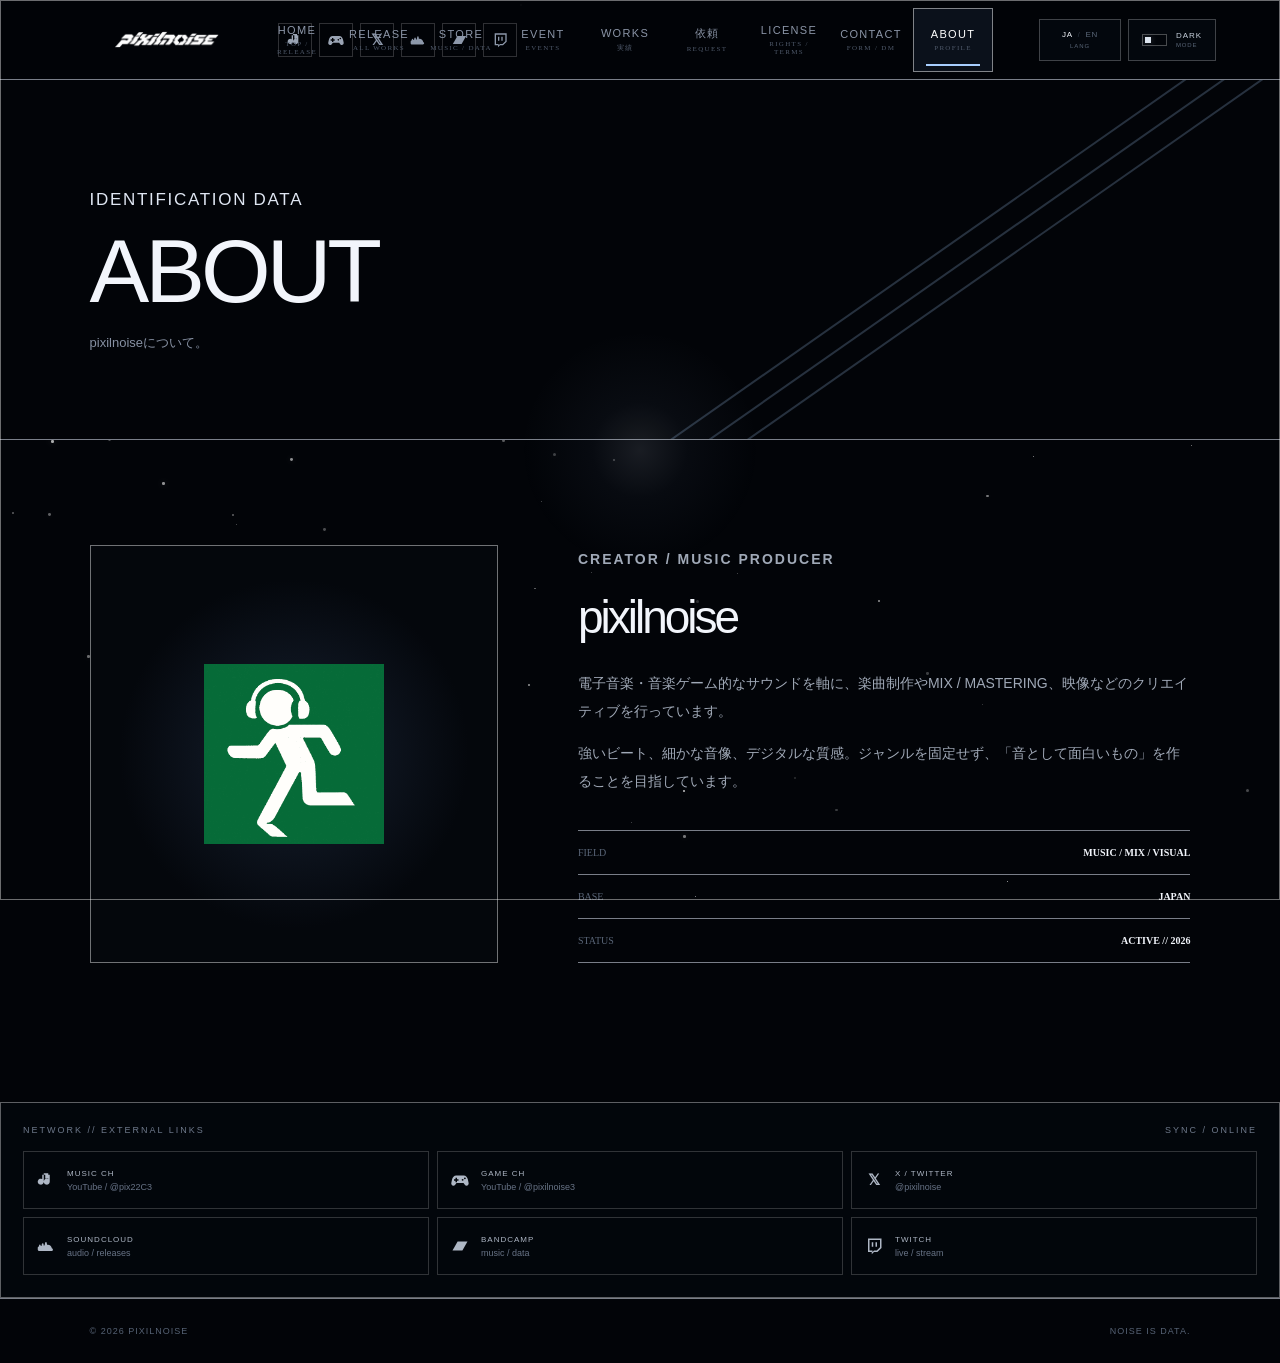
<file: about.html>
<!doctype html><html lang="ja"><head><meta charset="utf-8"><meta name="viewport" content="width=device-width,initial-scale=1"><title>pixilnoise // ABOUT</title><script>
(function(){
  try{
    document.documentElement.dataset.theme =
      localStorage.getItem('pixilnoise-theme-v2') === 'light' ? 'light' : 'dark';
  }catch(_){
    document.documentElement.dataset.theme = 'dark';
  }
})();
</script><script>
(function(){
  try{
    var lang=localStorage.getItem('pixilnoise-language-v1') === 'en' ? 'en' : 'ja';
    document.documentElement.dataset.lang=lang;
    document.documentElement.lang=lang;
  }catch(_){
    document.documentElement.dataset.lang='ja';
    document.documentElement.lang='ja';
  }
})();
</script><link rel="stylesheet" href="style.css">
<!-- OGP / FAVICON START -->
<meta name="description" content="pixilnoise Official Website. Music / Sound Design / Rhythm Game / Releases / Commissions.">
<meta property="og:title" content="pixilnoise // ABOUT">
<meta property="og:description" content="pixilnoise Official Website. Music / Sound Design / Rhythm Game / Releases / Commissions.">
<meta property="og:type" content="website">
<meta property="og:url" content="https://pixilnoise.github.io/pixilnoiseweb/about.html">
<meta property="og:site_name" content="pixilnoise">
<meta property="og:locale" content="ja_JP">
<meta property="og:image" content="https://pixilnoise.github.io/pixilnoiseweb/assets/branding/ogp.jpg">
<meta property="og:image:width" content="1200">
<meta property="og:image:height" content="630">
<meta property="og:image:alt" content="pixilnoise Official Website">
<meta name="twitter:card" content="summary_large_image">
<meta name="twitter:title" content="pixilnoise // ABOUT">
<meta name="twitter:description" content="pixilnoise Official Website. Music / Sound Design / Rhythm Game / Releases / Commissions.">
<meta name="twitter:image" content="https://pixilnoise.github.io/pixilnoiseweb/assets/branding/ogp.jpg">
<link rel="icon" type="image/png" href="assets/branding/favicon.png">
<link rel="apple-touch-icon" href="assets/branding/favicon.png">
<!-- OGP / FAVICON END -->
<link rel="stylesheet" href="assets/css/motion.css">
</head><body class="page-ready"><div class="page-transition"></div><div class="stars" id="stars"></div><div class="cursor-glow" id="cursorGlow"></div><div class="noise"></div><header class="site-header">
<div class="brand-area">
  <a class="brand" href="index.html"><img class="logo" src="assets/branding/assets_logo.png" alt="pixilnoise"></a>
  <div class="social-links" aria-label="pixilnoise links">
    <a class="social-link youtube" href="https://www.youtube.com/@pix22C3" target="_blank" rel="noopener noreferrer" aria-label="MUSIC CH // YOUTUBE"><svg viewBox="0 0 24 24" aria-hidden="true"><path d="M9 3v11.2a4 4 0 1 1-2-3.46V5h10v9.2a4 4 0 1 1-2-3.46V3H9zm2 2v5h4V5h-4z"/></svg></a>
    <a class="social-link youtube" href="https://www.youtube.com/@pixilnoise3" target="_blank" rel="noopener noreferrer" aria-label="GAME CH // YOUTUBE"><svg viewBox="0 0 24 24" aria-hidden="true"><path d="M7 6h10c2.9 0 4.8 2.3 5.5 5.4l1 4.5c.4 1.8-.9 3.6-2.7 3.6-1 0-1.9-.5-2.4-1.3L16.7 16H7.3l-1.7 2.2C5 19 4.1 19.5 3.1 19.5c-1.8 0-3.1-1.8-2.7-3.6l1-4.5C2.1 8.3 4.1 6 7 6zm1 3H6v2H4v2h2v2h2v-2h2v-2H8V9zm7.5 1.5a1.25 1.25 0 1 0 0 2.5 1.25 1.25 0 0 0 0-2.5zm3-2a1.25 1.25 0 1 0 0 2.5 1.25 1.25 0 0 0 0-2.5z"/></svg></a>
    <a class="social-link xlink" href="https://x.com/pixilnoise" target="_blank" rel="noopener noreferrer" aria-label="X // TWITTER"><span aria-hidden="true" style="font-weight:700;font-size:15px;line-height:1">𝕏</span></a>
    <a class="social-link soundcloud" href="https://on.soundcloud.com/lHllIERUjJdaXayLD9" target="_blank" rel="noopener noreferrer" aria-label="SOUNDCLOUD"><svg viewBox="0 0 24 24" aria-hidden="true"><path d="M1 14.2c0-.8.6-1.5 1.4-1.6l.4-1.7c.1-.5.5-.8 1-.8s.9.3 1 .8l.3 1.2c.3-.1.6-.1.9-.1l.6-3c.1-.5.5-.8 1-.8s.9.3 1 .8l.5 2.7c.3-.3.7-.6 1.1-.8l.7-3.6c.1-.5.5-.8 1-.8s.9.3 1 .8l.5 3.1c.3-.1.7-.1 1-.1 2.8 0 5.1 2.1 5.4 4.8.8.2 1.4.9 1.4 1.8 0 1-.8 1.8-1.8 1.8H3c-1.1 0-2-.9-2-2v-.5c0-.1 0-.2 0-.3z"/></svg></a>
    <a class="social-link bandcamp" href="https://pixilnoise.bandcamp.com" target="_blank" rel="noopener noreferrer" aria-label="BANDCAMP"><svg viewBox="0 0 24 24" aria-hidden="true"><path d="M2 18h13.2l6.8-12H8.8L2 18z"/></svg></a>
    <a class="social-link twitch" href="https://www.twitch.tv/pixilnoise" target="_blank" rel="noopener noreferrer" aria-label="TWITCH"><svg viewBox="0 0 24 24" aria-hidden="true"><path d="M4 2h18v12.5L16.5 20H12l-3 3v-3H4V2zm2 2v14h4v2l2-2h3.7l4.3-4.3V4H6zm3 3h2v6H9V7zm5 0h2v6h-2V7z"/></svg></a>
  </div>
</div><button class="mobile-menu-toggle" type="button" aria-controls="mobileMenu" aria-expanded="false" aria-label="メニューを開く">
  <span>MENU</span><i></i><i></i>
</button><nav class="nav"><a class="" href="index.html">HOME<small>TOP / RELEASE</small></a><a class="" href="release.html">RELEASE<small>ALL WORKS</small></a><a class="" href="store.html">STORE<small>MUSIC / DATA</small></a><a class="" href="event.html">EVENT<small>EVENTS</small></a><a class="" href="works.html">WORKS<small>実績</small></a><a class="" href="request.html">依頼<small>REQUEST</small></a><a class="" href="license.html">LICENSE<small>RIGHTS / TERMS</small></a><a class="" href="contact.html">CONTACT<small>FORM / DM</small></a><a class="active" href="about.html">ABOUT<small>PROFILE</small></a></nav><div class="header-controls"><button class="language-toggle" type="button" data-language-toggle aria-pressed="false" aria-label="Switch to English">
  <span class="language-toggle-main" aria-hidden="true"><b class="lang-ja">JA</b><i>/</i><b class="lang-en">EN</b></span>
  <small>LANG</small>
</button><button class="theme-toggle" type="button" data-theme-toggle aria-pressed="false" aria-label="ライトモードに切り替える / Switch to light mode">
  <span class="theme-toggle-track" aria-hidden="true"><i></i></span>
  <span class="theme-toggle-copy"><b data-theme-label>DARK</b><small>MODE</small></span>
</button></div></header><div class="mobile-menu-panel" id="mobileMenu" aria-hidden="true">
  <div class="mobile-menu-inner">
    <div class="mobile-menu-head">
      <span>MENU // NAVIGATION</span>
      <button class="mobile-menu-close" type="button" aria-label="メニューを閉じる">CLOSE ×</button>
    </div>
    <nav class="mobile-menu-nav" aria-label="Mobile navigation"><a class="" href="index.html">HOME<small>TOP / RELEASE</small></a><a class="" href="release.html">RELEASE<small>ALL WORKS</small></a><a class="" href="store.html">STORE<small>MUSIC / DATA</small></a><a class="" href="event.html">EVENT<small>EVENTS</small></a><a class="" href="works.html">WORKS<small>実績</small></a><a class="" href="request.html">依頼<small>REQUEST</small></a><a class="" href="license.html">LICENSE<small>RIGHTS / TERMS</small></a><a class="" href="contact.html">CONTACT<small>FORM / DM</small></a><a class="active" href="about.html">ABOUT<small>PROFILE</small></a></nav>
    <div class="mobile-menu-socials" aria-label="pixilnoise social links">
    <a class="social-link youtube" href="https://www.youtube.com/@pix22C3" target="_blank" rel="noopener noreferrer" aria-label="MUSIC CH // YOUTUBE"><svg viewBox="0 0 24 24" aria-hidden="true"><path d="M9 3v11.2a4 4 0 1 1-2-3.46V5h10v9.2a4 4 0 1 1-2-3.46V3H9zm2 2v5h4V5h-4z"/></svg></a>
    <a class="social-link youtube" href="https://www.youtube.com/@pixilnoise3" target="_blank" rel="noopener noreferrer" aria-label="GAME CH // YOUTUBE"><svg viewBox="0 0 24 24" aria-hidden="true"><path d="M7 6h10c2.9 0 4.8 2.3 5.5 5.4l1 4.5c.4 1.8-.9 3.6-2.7 3.6-1 0-1.9-.5-2.4-1.3L16.7 16H7.3l-1.7 2.2C5 19 4.1 19.5 3.1 19.5c-1.8 0-3.1-1.8-2.7-3.6l1-4.5C2.1 8.3 4.1 6 7 6zm1 3H6v2H4v2h2v2h2v-2h2v-2H8V9zm7.5 1.5a1.25 1.25 0 1 0 0 2.5 1.25 1.25 0 0 0 0-2.5zm3-2a1.25 1.25 0 1 0 0 2.5 1.25 1.25 0 0 0 0-2.5z"/></svg></a>
    <a class="social-link xlink" href="https://x.com/pixilnoise" target="_blank" rel="noopener noreferrer" aria-label="X // TWITTER"><span aria-hidden="true" style="font-weight:700;font-size:15px;line-height:1">𝕏</span></a>
    <a class="social-link soundcloud" href="https://on.soundcloud.com/lHllIERUjJdaXayLD9" target="_blank" rel="noopener noreferrer" aria-label="SOUNDCLOUD"><svg viewBox="0 0 24 24" aria-hidden="true"><path d="M1 14.2c0-.8.6-1.5 1.4-1.6l.4-1.7c.1-.5.5-.8 1-.8s.9.3 1 .8l.3 1.2c.3-.1.6-.1.9-.1l.6-3c.1-.5.5-.8 1-.8s.9.3 1 .8l.5 2.7c.3-.3.7-.6 1.1-.8l.7-3.6c.1-.5.5-.8 1-.8s.9.3 1 .8l.5 3.1c.3-.1.7-.1 1-.1 2.8 0 5.1 2.1 5.4 4.8.8.2 1.4.9 1.4 1.8 0 1-.8 1.8-1.8 1.8H3c-1.1 0-2-.9-2-2v-.5c0-.1 0-.2 0-.3z"/></svg></a>
    <a class="social-link bandcamp" href="https://pixilnoise.bandcamp.com" target="_blank" rel="noopener noreferrer" aria-label="BANDCAMP"><svg viewBox="0 0 24 24" aria-hidden="true"><path d="M2 18h13.2l6.8-12H8.8L2 18z"/></svg></a>
    <a class="social-link twitch" href="https://www.twitch.tv/pixilnoise" target="_blank" rel="noopener noreferrer" aria-label="TWITCH"><svg viewBox="0 0 24 24" aria-hidden="true"><path d="M4 2h18v12.5L16.5 20H12l-3 3v-3H4V2zm2 2v14h4v2l2-2h3.7l4.3-4.3V4H6zm3 3h2v6H9V7zm5 0h2v6h-2V7z"/></svg></a>
  </div>
    <div class="mobile-menu-foot">PIXILNOISE // CREATIVE SYSTEM 001</div>
  </div>
</div><main><section class="pagehero reveal-on-scroll"><p class="eyebrow digital delayed d1">IDENTIFICATION DATA</p><h1 class="digital delayed d2">ABOUT</h1><p>pixilnoiseについて。</p></section><section class="section reveal-on-scroll"><div class="about"><div class="profile"><img src="assets/branding/assets_icon.png" alt="pixilnoise profile icon"></div><div><p class="tag">CREATOR / MUSIC PRODUCER</p><h2 class="digital delayed d2">pixilnoise</h2><p>電子音楽・音楽ゲーム的なサウンドを軸に、楽曲制作やMIX / MASTERING、映像などのクリエイティブを行っています。</p><p>強いビート、細かな音像、デジタルな質感。ジャンルを固定せず、「音として面白いもの」を作ることを目指しています。</p><div class="data"><div><span>FIELD</span><b>MUSIC / MIX / VISUAL</b></div><div><span>BASE</span><b>JAPAN</b></div><div><span>STATUS</span><b>ACTIVE // 2026</b></div></div></div></div></section>
<section class="about-social reveal-on-scroll float-soft">
  <div class="about-social-head">
    <span class="label">NETWORK // EXTERNAL LINKS</span>
    <span class="label">SYNC / ONLINE</span>
  </div>
  <div class="about-social-grid">
    <a href="https://www.youtube.com/@pix22C3" target="_blank" rel="noopener noreferrer"><svg viewBox="0 0 24 24" aria-hidden="true"><path d="M9 3v11.2a4 4 0 1 1-2-3.46V5h10v9.2a4 4 0 1 1-2-3.46V3H9zm2 2v5h4V5h-4z"/></svg><span><strong>MUSIC CH</strong><small>YouTube / @pix22C3</small></span></a>
    <a href="https://www.youtube.com/@pixilnoise3" target="_blank" rel="noopener noreferrer"><svg viewBox="0 0 24 24" aria-hidden="true"><path d="M7 6h10c2.9 0 4.8 2.3 5.5 5.4l1 4.5c.4 1.8-.9 3.6-2.7 3.6-1 0-1.9-.5-2.4-1.3L16.7 16H7.3l-1.7 2.2C5 19 4.1 19.5 3.1 19.5c-1.8 0-3.1-1.8-2.7-3.6l1-4.5C2.1 8.3 4.1 6 7 6zm1 3H6v2H4v2h2v2h2v-2h2v-2H8V9zm7.5 1.5a1.25 1.25 0 1 0 0 2.5 1.25 1.25 0 0 0 0-2.5zm3-2a1.25 1.25 0 1 0 0 2.5 1.25 1.25 0 0 0 0-2.5z"/></svg><span><strong>GAME CH</strong><small>YouTube / @pixilnoise3</small></span></a>
    <a href="https://x.com/pixilnoise" target="_blank" rel="noopener noreferrer"><span class="xmark" aria-hidden="true">𝕏</span><span><strong>X / TWITTER</strong><small>@pixilnoise</small></span></a>
    <a href="https://on.soundcloud.com/lHllIERUjJdaXayLD9" target="_blank" rel="noopener noreferrer"><svg viewBox="0 0 24 24" aria-hidden="true"><path d="M1 14.2c0-.8.6-1.5 1.4-1.6l.4-1.7c.1-.5.5-.8 1-.8s.9.3 1 .8l.3 1.2c.3-.1.6-.1.9-.1l.6-3c.1-.5.5-.8 1-.8s.9.3 1 .8l.5 2.7c.3-.3.7-.6 1.1-.8l.7-3.6c.1-.5.5-.8 1-.8s.9.3 1 .8l.5 3.1c.3-.1.7-.1 1-.1 2.8 0 5.1 2.1 5.4 4.8.8.2 1.4.9 1.4 1.8 0 1-.8 1.8-1.8 1.8H3c-1.1 0-2-.9-2-2v-.5c0-.1 0-.2 0-.3z"/></svg><span><strong>SOUNDCLOUD</strong><small>audio / releases</small></span></a>
    <a href="https://pixilnoise.bandcamp.com" target="_blank" rel="noopener noreferrer"><svg viewBox="0 0 24 24" aria-hidden="true"><path d="M2 18h13.2l6.8-12H8.8L2 18z"/></svg><span><strong>BANDCAMP</strong><small>music / data</small></span></a>
    <a href="https://www.twitch.tv/pixilnoise" target="_blank" rel="noopener noreferrer"><svg viewBox="0 0 24 24" aria-hidden="true"><path d="M4 2h18v12.5L16.5 20H12l-3 3v-3H4V2zm2 2v14h4v2l2-2h3.7l4.3-4.3V4H6zm3 3h2v6H9V7zm5 0h2v6h-2V7z"/></svg><span><strong>TWITCH</strong><small>live / stream</small></span></a>
  </div>
</section>
</main><footer><span>© 2026 PIXILNOISE</span><span>NOISE IS DATA.</span></footer><script>
const starLayer=document.getElementById('stars');
const glow=document.getElementById('cursorGlow');
const stars=[];
const count=Math.min(105,Math.max(55,Math.floor(innerWidth/15)));
for(let i=0;i<count;i++){
  const s=document.createElement('span');s.className='star';
  const size=Math.random()*2.7+.6;
  s.style.width=size+'px';s.style.height=size+'px';
  s.dataset.x=Math.random()*innerWidth;s.dataset.y=Math.random()*innerHeight;
  s.dataset.vx=(Math.random()-.5)*.11;s.dataset.vy=(Math.random()-.5)*.11;
  s.style.left=s.dataset.x+'px';s.style.top=s.dataset.y+'px';
  s.style.opacity=(Math.random()*.55+.15).toFixed(2);
  starLayer.appendChild(s);stars.push(s);
}
let mx=innerWidth/2,my=innerHeight/2,tx=mx,ty=my;
addEventListener('mousemove',e=>{tx=e.clientX;ty=e.clientY;});
function animate(){
  mx+=(tx-mx)*.18;my+=(ty-my)*.18;
  if(glow){glow.style.left=mx+'px';glow.style.top=my+'px';}
  stars.forEach(s=>{
    let x=+s.dataset.x,y=+s.dataset.y,vx=+s.dataset.vx,vy=+s.dataset.vy;
    const dx=x-mx,dy=y-my,d=Math.hypot(dx,dy),avoid=145;
    if(d<avoid && d>0){
      const force=(avoid-d)/avoid*.7;
      x+=(dx/d)*force;y+=(dy/d)*force;
    } else {x+=vx;y+=vy;}
    if(x<-10)x=innerWidth+10;if(x>innerWidth+10)x=-10;
    if(y<-10)y=innerHeight+10;if(y>innerHeight+10)y=-10;
    s.dataset.x=x;s.dataset.y=y;s.style.left=x+'px';s.style.top=y+'px';
  });
  requestAnimationFrame(animate);
}
animate();

document.querySelectorAll('.digital').forEach(el=>{
  setInterval(()=>{
    if(Math.random()<.55){
      el.classList.add('flicker');
      setTimeout(()=>el.classList.remove('flicker'),180);
    }
  },1700+Math.random()*2600);
});
</script><script>
(function(){
  const overlay=document.querySelector('.page-transition');
  document.querySelectorAll('a[href]').forEach(a=>{
    const href=a.getAttribute('href');
    if(!href || href.startsWith('#') || href.startsWith('mailto:') || a.target==='_blank') return;
    a.addEventListener('click',e=>{
      const url=new URL(href,location.href);
      if(url.origin!==location.origin) return;
      e.preventDefault();
      document.body.classList.add('is-leaving');
      setTimeout(()=>location.href=url.href,520);
    });
  });
})();
</script>
<script>
(function(){
  const items = document.querySelectorAll('.reveal-on-scroll');
  if(!items.length) return;
  const io = new IntersectionObserver((entries, observer)=>{
    entries.forEach(entry=>{
      if(entry.isIntersecting){
        entry.target.classList.add('is-visible');
        observer.unobserve(entry.target);
      }
    });
  },{threshold:.12, rootMargin:'0px 0px -7% 0px'});
  items.forEach(el=>io.observe(el));
})();
</script>

<script>
(function(){
  const openBtn = document.querySelector('.mobile-menu-toggle');
  const panel = document.getElementById('mobileMenu');
  const closeBtn = panel ? panel.querySelector('.mobile-menu-close') : null;
  if(!openBtn || !panel || !closeBtn) return;

  const setOpen = (open) => {
    panel.classList.toggle('is-open', open);
    document.body.classList.toggle('mobile-menu-open', open);
    openBtn.setAttribute('aria-expanded', String(open));
    panel.setAttribute('aria-hidden', String(!open));
    if(open) closeBtn.focus();
  };

  openBtn.addEventListener('click', () => setOpen(true));
  closeBtn.addEventListener('click', () => setOpen(false));
  panel.addEventListener('click', e => {
    if(e.target === panel) setOpen(false);
    if(e.target.closest('a')) setOpen(false);
  });
  document.addEventListener('keydown', e => {
    if(e.key === 'Escape' && panel.classList.contains('is-open')) {
      setOpen(false);
      openBtn.focus();
    }
  });
})();
</script>

<div class="theme-glitch-overlay" aria-hidden="true"></div>
<script>
(function(){
  function resetHistoryTransition(){
    const overlay=document.querySelector('.page-transition');

    // Chrome can restore a page from the Back/Forward Cache with the
    // previous `is-leaving` state still attached. Clear it immediately.
    document.body.classList.remove('is-leaving');

    if(overlay){
      overlay.style.transition='none';
      overlay.style.opacity='0';
      overlay.style.pointerEvents='none';

      // Force the reset to paint before handing control back to normal CSS.
      void overlay.offsetWidth;
      requestAnimationFrame(()=>{
        overlay.style.transition='';
        overlay.style.opacity='';
        overlay.style.pointerEvents='';
      });
    }
  }

  // `pageshow` fires for normal loads and, importantly, BFCache restores.
  window.addEventListener('pageshow',resetHistoryTransition);
})();
</script>
<script src="assets/js/lang.js"></script><script src="assets/js/theme.js"></script>
<script src="assets/js/motion.js"></script>
</body></html>
</file>
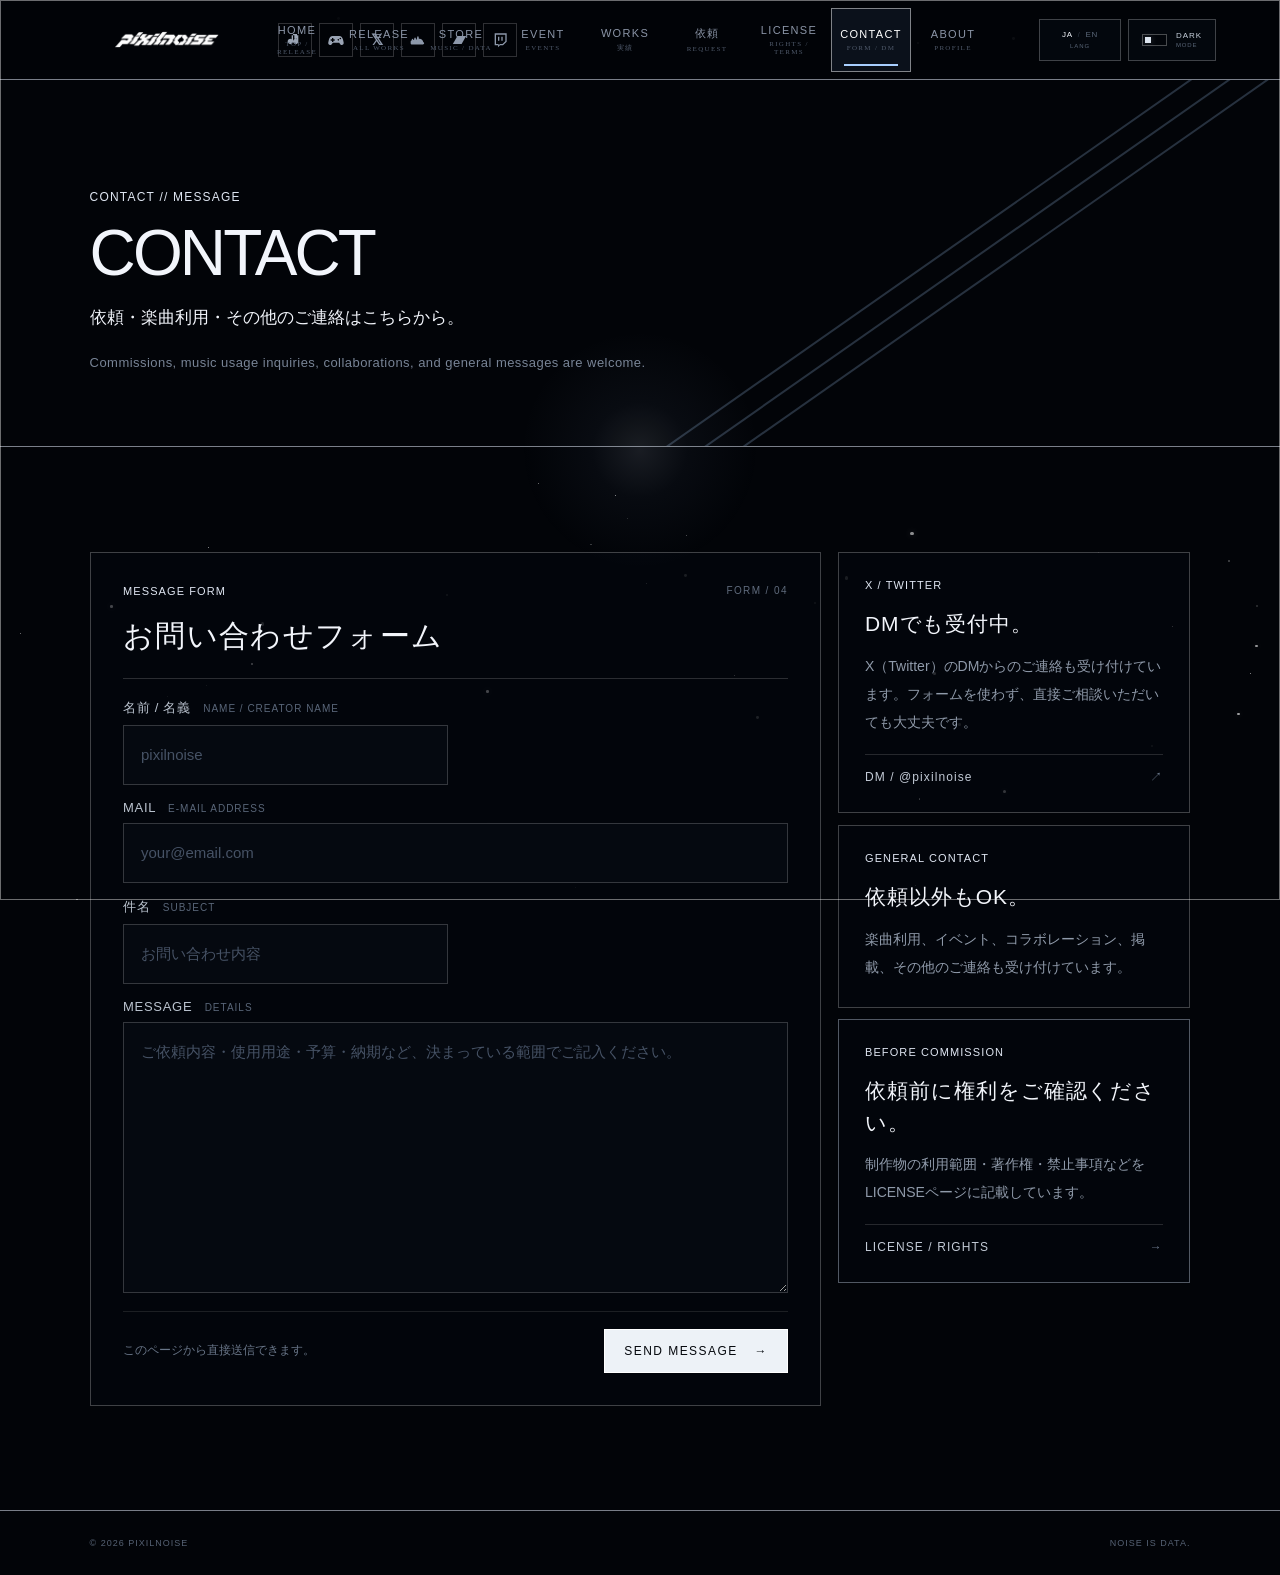
<file: contact.html>
<!doctype html><html lang="ja"><head><meta charset="utf-8"><meta name="viewport" content="width=device-width,initial-scale=1"><title>pixilnoise // CONTACT</title><script>
(function(){
  try{
    document.documentElement.dataset.theme =
      localStorage.getItem('pixilnoise-theme-v2') === 'light' ? 'light' : 'dark';
  }catch(_){
    document.documentElement.dataset.theme = 'dark';
  }
})();
</script><script>
(function(){
  try{
    var lang=localStorage.getItem('pixilnoise-language-v1') === 'en' ? 'en' : 'ja';
    document.documentElement.dataset.lang=lang;
    document.documentElement.lang=lang;
  }catch(_){
    document.documentElement.dataset.lang='ja';
    document.documentElement.lang='ja';
  }
})();
</script><link rel="stylesheet" href="style.css">
<!-- OGP / FAVICON START -->
<meta name="description" content="pixilnoise Official Website. Music / Sound Design / Rhythm Game / Releases / Commissions.">
<meta property="og:title" content="pixilnoise // CONTACT">
<meta property="og:description" content="pixilnoise Official Website. Music / Sound Design / Rhythm Game / Releases / Commissions.">
<meta property="og:type" content="website">
<meta property="og:url" content="https://pixilnoise.github.io/pixilnoiseweb/contact.html">
<meta property="og:site_name" content="pixilnoise">
<meta property="og:locale" content="ja_JP">
<meta property="og:image" content="https://pixilnoise.github.io/pixilnoiseweb/assets/branding/ogp.jpg">
<meta property="og:image:width" content="1200">
<meta property="og:image:height" content="630">
<meta property="og:image:alt" content="pixilnoise Official Website">
<meta name="twitter:card" content="summary_large_image">
<meta name="twitter:title" content="pixilnoise // CONTACT">
<meta name="twitter:description" content="pixilnoise Official Website. Music / Sound Design / Rhythm Game / Releases / Commissions.">
<meta name="twitter:image" content="https://pixilnoise.github.io/pixilnoiseweb/assets/branding/ogp.jpg">
<link rel="icon" type="image/png" href="assets/branding/favicon.png">
<link rel="apple-touch-icon" href="assets/branding/favicon.png">
<!-- OGP / FAVICON END -->
<link rel="stylesheet" href="assets/css/motion.css">
</head><body class="page-ready"><div class="page-transition"></div><div class="stars" id="stars"></div><div class="cursor-glow" id="cursorGlow"></div><div class="noise"></div><header class="site-header">
<div class="brand-area">
  <a class="brand" href="index.html"><img class="logo" src="assets/branding/assets_logo.png" alt="pixilnoise"></a>
  <div class="social-links" aria-label="pixilnoise links">
    <a class="social-link youtube" href="https://www.youtube.com/@pix22C3" target="_blank" rel="noopener noreferrer" aria-label="MUSIC CH // YOUTUBE"><svg viewBox="0 0 24 24" aria-hidden="true"><path d="M9 3v11.2a4 4 0 1 1-2-3.46V5h10v9.2a4 4 0 1 1-2-3.46V3H9zm2 2v5h4V5h-4z"/></svg></a>
    <a class="social-link youtube" href="https://www.youtube.com/@pixilnoise3" target="_blank" rel="noopener noreferrer" aria-label="GAME CH // YOUTUBE"><svg viewBox="0 0 24 24" aria-hidden="true"><path d="M7 6h10c2.9 0 4.8 2.3 5.5 5.4l1 4.5c.4 1.8-.9 3.6-2.7 3.6-1 0-1.9-.5-2.4-1.3L16.7 16H7.3l-1.7 2.2C5 19 4.1 19.5 3.1 19.5c-1.8 0-3.1-1.8-2.7-3.6l1-4.5C2.1 8.3 4.1 6 7 6zm1 3H6v2H4v2h2v2h2v-2h2v-2H8V9zm7.5 1.5a1.25 1.25 0 1 0 0 2.5 1.25 1.25 0 0 0 0-2.5zm3-2a1.25 1.25 0 1 0 0 2.5 1.25 1.25 0 0 0 0-2.5z"/></svg></a>
    <a class="social-link xlink" href="https://x.com/pixilnoise" target="_blank" rel="noopener noreferrer" aria-label="X // TWITTER"><span aria-hidden="true" style="font-weight:700;font-size:15px;line-height:1">𝕏</span></a>
    <a class="social-link soundcloud" href="https://on.soundcloud.com/lHllIERUjJdaXayLD9" target="_blank" rel="noopener noreferrer" aria-label="SOUNDCLOUD"><svg viewBox="0 0 24 24" aria-hidden="true"><path d="M1 14.2c0-.8.6-1.5 1.4-1.6l.4-1.7c.1-.5.5-.8 1-.8s.9.3 1 .8l.3 1.2c.3-.1.6-.1.9-.1l.6-3c.1-.5.5-.8 1-.8s.9.3 1 .8l.5 2.7c.3-.3.7-.6 1.1-.8l.7-3.6c.1-.5.5-.8 1-.8s.9.3 1 .8l.5 3.1c.3-.1.7-.1 1-.1 2.8 0 5.1 2.1 5.4 4.8.8.2 1.4.9 1.4 1.8 0 1-.8 1.8-1.8 1.8H3c-1.1 0-2-.9-2-2v-.5c0-.1 0-.2 0-.3z"/></svg></a>
    <a class="social-link bandcamp" href="https://pixilnoise.bandcamp.com" target="_blank" rel="noopener noreferrer" aria-label="BANDCAMP"><svg viewBox="0 0 24 24" aria-hidden="true"><path d="M2 18h13.2l6.8-12H8.8L2 18z"/></svg></a>
    <a class="social-link twitch" href="https://www.twitch.tv/pixilnoise" target="_blank" rel="noopener noreferrer" aria-label="TWITCH"><svg viewBox="0 0 24 24" aria-hidden="true"><path d="M4 2h18v12.5L16.5 20H12l-3 3v-3H4V2zm2 2v14h4v2l2-2h3.7l4.3-4.3V4H6zm3 3h2v6H9V7zm5 0h2v6h-2V7z"/></svg></a>
  </div>
</div><button class="mobile-menu-toggle" type="button" aria-controls="mobileMenu" aria-expanded="false" aria-label="メニューを開く">
  <span>MENU</span><i></i><i></i>
</button><nav class="nav"><a class="" href="index.html">HOME<small>TOP / RELEASE</small></a><a class="" href="release.html">RELEASE<small>ALL WORKS</small></a><a class="" href="store.html">STORE<small>MUSIC / DATA</small></a><a class="" href="event.html">EVENT<small>EVENTS</small></a><a class="" href="works.html">WORKS<small>実績</small></a><a class="" href="request.html">依頼<small>REQUEST</small></a><a class="" href="license.html">LICENSE<small>RIGHTS / TERMS</small></a><a class="active" href="contact.html">CONTACT<small>FORM / DM</small></a><a class="" href="about.html">ABOUT<small>PROFILE</small></a></nav><div class="header-controls"><button class="language-toggle" type="button" data-language-toggle aria-pressed="false" aria-label="Switch to English">
  <span class="language-toggle-main" aria-hidden="true"><b class="lang-ja">JA</b><i>/</i><b class="lang-en">EN</b></span>
  <small>LANG</small>
</button><button class="theme-toggle" type="button" data-theme-toggle aria-pressed="false" aria-label="ライトモードに切り替える / Switch to light mode">
  <span class="theme-toggle-track" aria-hidden="true"><i></i></span>
  <span class="theme-toggle-copy"><b data-theme-label>DARK</b><small>MODE</small></span>
</button></div></header><div class="mobile-menu-panel" id="mobileMenu" aria-hidden="true">
  <div class="mobile-menu-inner">
    <div class="mobile-menu-head">
      <span>MENU // NAVIGATION</span>
      <button class="mobile-menu-close" type="button" aria-label="メニューを閉じる">CLOSE ×</button>
    </div>
    <nav class="mobile-menu-nav" aria-label="Mobile navigation"><a class="" href="index.html">HOME<small>TOP / RELEASE</small></a><a class="" href="release.html">RELEASE<small>ALL WORKS</small></a><a class="" href="store.html">STORE<small>MUSIC / DATA</small></a><a class="" href="event.html">EVENT<small>EVENTS</small></a><a class="" href="works.html">WORKS<small>実績</small></a><a class="" href="request.html">依頼<small>REQUEST</small></a><a class="" href="license.html">LICENSE<small>RIGHTS / TERMS</small></a><a class="active" href="contact.html">CONTACT<small>FORM / DM</small></a><a class="" href="about.html">ABOUT<small>PROFILE</small></a></nav>
    <div class="mobile-menu-socials" aria-label="pixilnoise social links">
    <a class="social-link youtube" href="https://www.youtube.com/@pix22C3" target="_blank" rel="noopener noreferrer" aria-label="MUSIC CH // YOUTUBE"><svg viewBox="0 0 24 24" aria-hidden="true"><path d="M9 3v11.2a4 4 0 1 1-2-3.46V5h10v9.2a4 4 0 1 1-2-3.46V3H9zm2 2v5h4V5h-4z"/></svg></a>
    <a class="social-link youtube" href="https://www.youtube.com/@pixilnoise3" target="_blank" rel="noopener noreferrer" aria-label="GAME CH // YOUTUBE"><svg viewBox="0 0 24 24" aria-hidden="true"><path d="M7 6h10c2.9 0 4.8 2.3 5.5 5.4l1 4.5c.4 1.8-.9 3.6-2.7 3.6-1 0-1.9-.5-2.4-1.3L16.7 16H7.3l-1.7 2.2C5 19 4.1 19.5 3.1 19.5c-1.8 0-3.1-1.8-2.7-3.6l1-4.5C2.1 8.3 4.1 6 7 6zm1 3H6v2H4v2h2v2h2v-2h2v-2H8V9zm7.5 1.5a1.25 1.25 0 1 0 0 2.5 1.25 1.25 0 0 0 0-2.5zm3-2a1.25 1.25 0 1 0 0 2.5 1.25 1.25 0 0 0 0-2.5z"/></svg></a>
    <a class="social-link xlink" href="https://x.com/pixilnoise" target="_blank" rel="noopener noreferrer" aria-label="X // TWITTER"><span aria-hidden="true" style="font-weight:700;font-size:15px;line-height:1">𝕏</span></a>
    <a class="social-link soundcloud" href="https://on.soundcloud.com/lHllIERUjJdaXayLD9" target="_blank" rel="noopener noreferrer" aria-label="SOUNDCLOUD"><svg viewBox="0 0 24 24" aria-hidden="true"><path d="M1 14.2c0-.8.6-1.5 1.4-1.6l.4-1.7c.1-.5.5-.8 1-.8s.9.3 1 .8l.3 1.2c.3-.1.6-.1.9-.1l.6-3c.1-.5.5-.8 1-.8s.9.3 1 .8l.5 2.7c.3-.3.7-.6 1.1-.8l.7-3.6c.1-.5.5-.8 1-.8s.9.3 1 .8l.5 3.1c.3-.1.7-.1 1-.1 2.8 0 5.1 2.1 5.4 4.8.8.2 1.4.9 1.4 1.8 0 1-.8 1.8-1.8 1.8H3c-1.1 0-2-.9-2-2v-.5c0-.1 0-.2 0-.3z"/></svg></a>
    <a class="social-link bandcamp" href="https://pixilnoise.bandcamp.com" target="_blank" rel="noopener noreferrer" aria-label="BANDCAMP"><svg viewBox="0 0 24 24" aria-hidden="true"><path d="M2 18h13.2l6.8-12H8.8L2 18z"/></svg></a>
    <a class="social-link twitch" href="https://www.twitch.tv/pixilnoise" target="_blank" rel="noopener noreferrer" aria-label="TWITCH"><svg viewBox="0 0 24 24" aria-hidden="true"><path d="M4 2h18v12.5L16.5 20H12l-3 3v-3H4V2zm2 2v14h4v2l2-2h3.7l4.3-4.3V4H6zm3 3h2v6H9V7zm5 0h2v6h-2V7z"/></svg></a>
  </div>
    <div class="mobile-menu-foot">PIXILNOISE // CREATIVE SYSTEM 001</div>
  </div>
</div>
<main>
<section class="pagehero reveal-on-scroll contact-pagehero">
  <p class="eyebrow digital delayed d1">CONTACT // MESSAGE</p>
  <h1 class="digital delayed d2">CONTACT</h1>
  <p class="delayed d3">依頼・楽曲利用・その他のご連絡はこちらから。</p>
  <span class="contact-page-en delayed d4">Commissions, music usage inquiries, collaborations, and general messages are welcome.</span>
</section>

<section class="section reveal-on-scroll contact-layout-section">
  <div class="contact-page-grid">
    <div class="contact-form-panel reveal-on-scroll">
      <div class="contact-panel-head">
        <div>
          <p class="eyebrow digital">MESSAGE FORM</p>
          <h2>お問い合わせフォーム</h2>
        </div>
        <span>FORM / 04</span>
      </div>

      <form class="contact-form" id="contactForm" action="https://formspree.io/f/mbgjrbre" method="POST" novalidate>
        <input class="contact-honeypot" type="text" name="_gotcha" tabindex="-1" autocomplete="off" aria-hidden="true">
        <label class="contact-field">
          <span class="contact-label">名前 / 名義 <small>NAME / CREATOR NAME</small></span>
          <input type="text" id="contactName" name="name" autocomplete="name" placeholder="pixilnoise" required aria-describedby="contactNameError">
          <span class="contact-field-error" id="contactNameError" role="alert" hidden></span>
        </label>

        <label class="contact-field">
          <span class="contact-label">MAIL <small>E-MAIL ADDRESS</small></span>
          <input type="email" id="contactMail" name="email" autocomplete="email" placeholder="your@email.com" required aria-describedby="contactMailError">
          <span class="contact-field-error" id="contactMailError" role="alert" hidden></span>
        </label>

        <label class="contact-field">
          <span class="contact-label">件名 <small>SUBJECT</small></span>
          <input type="text" id="contactSubject" name="subject" placeholder="お問い合わせ内容" required aria-describedby="contactSubjectError">
          <span class="contact-field-error" id="contactSubjectError" role="alert" hidden></span>
        </label>

        <label class="contact-field contact-field-message">
          <span class="contact-label">MESSAGE <small>DETAILS</small></span>
          <textarea id="contactMessage" name="message" rows="9" placeholder="ご依頼内容・使用用途・予算・納期など、決まっている範囲でご記入ください。" required aria-describedby="contactMessageError"></textarea>
          <span class="contact-field-error" id="contactMessageError" role="alert" hidden></span>
        </label>

        <div class="contact-submit-row">
          <p id="contactFormStatus" role="status" aria-live="polite">このページから直接送信できます。</p>
          <button type="submit" class="contact-submit-btn" id="contactSubmitBtn">SEND MESSAGE <span>→</span></button>
        </div>

        <div class="contact-success-panel" id="contactSuccessPanel" hidden>
          <div class="contact-success-mark" aria-hidden="true">✓</div>
          <div class="contact-success-copy">
            <span>MESSAGE SENT</span>
            <strong>お問い合わせを送信しました。 / Your message has been sent.</strong>
            <p>内容を確認後、返信いたします。 / I will review your message and reply after confirmation.</p>
            <div class="contact-second-message-note">
              <b>2通目以降は、ご使用のメールから直接送信することをおすすめします。</b>
              <small>For a second or later message, we recommend sending directly from your own email account.</small>
              <a href="mailto:pixilnoise2000@gmail.com">pixilnoise2000@gmail.com ↗</a>
            </div>
          </div>
          <button class="contact-new-message" type="button" id="contactNewMessage">NEW MESSAGE</button>
        </div>
      </form>
    </div>

    <aside class="contact-side">
      <div class="contact-info-card reveal-on-scroll card-float">
        <p class="eyebrow digital">X / TWITTER</p>
        <h3>DMでも受付中。</h3>
        <p>X（Twitter）のDMからのご連絡も受け付けています。フォームを使わず、直接ご相談いただいても大丈夫です。</p>
        <a class="contact-side-link" href="https://x.com/pixilnoise" target="_blank" rel="noopener noreferrer">DM / @pixilnoise <span>↗</span></a>
      </div>

      <div class="contact-info-card reveal-on-scroll card-float">
        <p class="eyebrow digital">GENERAL CONTACT</p>
        <h3>依頼以外もOK。</h3>
        <p>楽曲利用、イベント、コラボレーション、掲載、その他のご連絡も受け付けています。</p>
      </div>

      <div class="contact-info-card contact-license-card reveal-on-scroll card-float">
        <p class="eyebrow digital">BEFORE COMMISSION</p>
        <h3>依頼前に権利をご確認ください。</h3>
        <p>制作物の利用範囲・著作権・禁止事項などをLICENSEページに記載しています。</p>
        <a class="contact-side-link" href="license.html">LICENSE / RIGHTS <span>→</span></a>
      </div>
    </aside>
  </div>
</section>
</main>
<footer><span>© 2026 PIXILNOISE</span><span>NOISE IS DATA.</span></footer><script>
const starLayer=document.getElementById('stars');
const glow=document.getElementById('cursorGlow');
const stars=[];
const count=Math.min(105,Math.max(55,Math.floor(innerWidth/15)));
for(let i=0;i<count;i++){
  const s=document.createElement('span');s.className='star';
  const size=Math.random()*2.7+.6;
  s.style.width=size+'px';s.style.height=size+'px';
  s.dataset.x=Math.random()*innerWidth;s.dataset.y=Math.random()*innerHeight;
  s.dataset.vx=(Math.random()-.5)*.11;s.dataset.vy=(Math.random()-.5)*.11;
  s.style.left=s.dataset.x+'px';s.style.top=s.dataset.y+'px';
  s.style.opacity=(Math.random()*.55+.15).toFixed(2);
  starLayer.appendChild(s);stars.push(s);
}
let mx=innerWidth/2,my=innerHeight/2,tx=mx,ty=my;
addEventListener('mousemove',e=>{tx=e.clientX;ty=e.clientY;});
function animate(){
  mx+=(tx-mx)*.18;my+=(ty-my)*.18;
  if(glow){glow.style.left=mx+'px';glow.style.top=my+'px';}
  stars.forEach(s=>{
    let x=+s.dataset.x,y=+s.dataset.y,vx=+s.dataset.vx,vy=+s.dataset.vy;
    const dx=x-mx,dy=y-my,d=Math.hypot(dx,dy),avoid=145;
    if(d<avoid && d>0){
      const force=(avoid-d)/avoid*.7;
      x+=(dx/d)*force;y+=(dy/d)*force;
    } else {x+=vx;y+=vy;}
    if(x<-10)x=innerWidth+10;if(x>innerWidth+10)x=-10;
    if(y<-10)y=innerHeight+10;if(y>innerHeight+10)y=-10;
    s.dataset.x=x;s.dataset.y=y;s.style.left=x+'px';s.style.top=y+'px';
  });
  requestAnimationFrame(animate);
}
animate();

document.querySelectorAll('.digital').forEach(el=>{
  setInterval(()=>{
    if(Math.random()<.55){
      el.classList.add('flicker');
      setTimeout(()=>el.classList.remove('flicker'),180);
    }
  },1700+Math.random()*2600);
});
</script><script>
(function(){
  const overlay=document.querySelector('.page-transition');
  document.querySelectorAll('a[href]').forEach(a=>{
    const href=a.getAttribute('href');
    if(!href || href.startsWith('#') || href.startsWith('mailto:') || a.target==='_blank') return;
    a.addEventListener('click',e=>{
      const url=new URL(href,location.href);
      if(url.origin!==location.origin) return;
      e.preventDefault();
      document.body.classList.add('is-leaving');
      setTimeout(()=>location.href=url.href,520);
    });
  });
})();
</script>
<script>
(function(){
  const items = document.querySelectorAll('.reveal-on-scroll');
  if(!items.length) return;
  const io = new IntersectionObserver((entries, observer)=>{
    entries.forEach(entry=>{
      if(entry.isIntersecting){
        entry.target.classList.add('is-visible');
        observer.unobserve(entry.target);
      }
    });
  },{threshold:.12, rootMargin:'0px 0px -7% 0px'});
  items.forEach(el=>io.observe(el));
})();
</script>

<script>
(function(){
  const form = document.getElementById('contactForm');
  const nameField = document.getElementById('contactName');
  const mailField = document.getElementById('contactMail');
  const subject = document.getElementById('contactSubject');
  const messageField = document.getElementById('contactMessage');
  const status = document.getElementById('contactFormStatus');
  const submitBtn = document.getElementById('contactSubmitBtn');
  const successPanel = document.getElementById('contactSuccessPanel');
  const newMessageBtn = document.getElementById('contactNewMessage');
  if(!form || !nameField || !mailField || !subject || !messageField || !status || !submitBtn) return;

  const params = new URLSearchParams(location.search);
  const preset = params.get('subject');
  if(preset) subject.value = preset;

  const defaultButtonHTML = submitBtn.innerHTML;
  const cooldownKey = 'pixilnoiseContactCooldownUntil';
  const cooldownMs = 30000;
  let cooldownTimer = 0;
  let sending = false;
  const t = (ja, en) => window.pixilnoiseText ? window.pixilnoiseText(ja, en) : ja;

  const fields = {
    name: {
      el: nameField,
      error: document.getElementById('contactNameError'),
      required: () => t('名前 / 名義を入力してください。', 'Please enter your name or creator name.')
    },
    email: {
      el: mailField,
      error: document.getElementById('contactMailError'),
      required: () => t('メールアドレスを入力してください。', 'Please enter your email address.'),
      invalid: () => t('正しいメールアドレス形式で入力してください。', 'Please enter a valid email address.')
    },
    subject: {
      el: subject,
      error: document.getElementById('contactSubjectError'),
      required: () => t('件名を入力してください。', 'Please enter a subject.')
    },
    message: {
      el: messageField,
      error: document.getElementById('contactMessageError'),
      required: () => t('メッセージを入力してください。', 'Please enter your message.')
    }
  };

  function getCooldownUntil(){
    try{
      const value = Number(localStorage.getItem(cooldownKey) || 0);
      return Number.isFinite(value) ? value : 0;
    }catch(_){
      return 0;
    }
  }

  function setCooldownUntil(value){
    try{ localStorage.setItem(cooldownKey, String(value)); }catch(_){ }
  }

  function cooldownRemaining(){
    return Math.max(0, getCooldownUntil() - Date.now());
  }

  function updateSubmitState(){
    const remaining = cooldownRemaining();
    if(sending){
      submitBtn.disabled = true;
      submitBtn.classList.add('is-sending');
      submitBtn.innerHTML = 'SENDING <span>...</span>';
      return;
    }

    submitBtn.classList.remove('is-sending');
    if(remaining > 0){
      const seconds = Math.ceil(remaining / 1000);
      submitBtn.disabled = true;
      submitBtn.classList.add('is-cooldown');
      submitBtn.innerHTML = `WAIT ${seconds}s <span>⌛</span>`;
    }else{
      submitBtn.disabled = false;
      submitBtn.classList.remove('is-cooldown');
      submitBtn.innerHTML = defaultButtonHTML;
    }
  }

  function startCooldown(){
    setCooldownUntil(Date.now() + cooldownMs);
    window.clearInterval(cooldownTimer);
    updateSubmitState();
    cooldownTimer = window.setInterval(()=>{
      updateSubmitState();
      if(cooldownRemaining() <= 0){
        window.clearInterval(cooldownTimer);
        cooldownTimer = 0;
      }
    }, 250);
  }

  function resumeCooldown(){
    if(cooldownRemaining() <= 0){
      updateSubmitState();
      return;
    }
    updateSubmitState();
    cooldownTimer = window.setInterval(()=>{
      updateSubmitState();
      if(cooldownRemaining() <= 0){
        window.clearInterval(cooldownTimer);
        cooldownTimer = 0;
      }
    }, 250);
  }

  function setSending(value){
    sending = value;
    form.querySelectorAll('input, textarea').forEach(field=>{
      if(field.name !== '_gotcha') field.readOnly = value;
    });
    updateSubmitState();
  }

  function setFieldError(config, message){
    const hasError = Boolean(message);
    config.el.classList.toggle('has-error', hasError);
    config.el.setAttribute('aria-invalid', hasError ? 'true' : 'false');
    if(config.error){
      config.error.textContent = message || '';
      config.error.hidden = !hasError;
    }
  }

  function isValidEmail(value){
    return /^[^\s@]+@[^\s@]+\.[^\s@]+$/.test(value);
  }

  function validateField(key){
    const config = fields[key];
    const value = config.el.value.trim();
    let error = '';

    if(!value){
      error = typeof config.required === 'function' ? config.required() : config.required;
    }else if(key === 'email' && !isValidEmail(value)){
      error = typeof config.invalid === 'function' ? config.invalid() : config.invalid;
    }

    setFieldError(config, error);
    return !error;
  }

  function validateAll(){
    const order = ['name', 'email', 'subject', 'message'];
    let firstInvalid = null;
    let valid = true;

    order.forEach(key=>{
      const ok = validateField(key);
      if(!ok){
        valid = false;
        if(!firstInvalid) firstInvalid = fields[key].el;
      }
    });

    if(!valid){
      status.textContent = t('入力内容を確認してください。', 'Please check the highlighted fields.');
      status.classList.add('is-error');
      status.classList.remove('is-success');
      if(firstInvalid) firstInvalid.focus();
    }
    return valid;
  }

  Object.keys(fields).forEach(key=>{
    const config = fields[key];
    config.el.addEventListener('blur', ()=>validateField(key));
    config.el.addEventListener('input', ()=>{
      if(config.el.classList.contains('has-error')) validateField(key);
    });
  });

  function showSendError(message){
    status.textContent = message || t('送信に失敗しました。', 'Failed to send your message.');
    status.classList.add('is-error');
    status.classList.remove('is-success');
  }

  form.addEventListener('submit', async function(e){
    e.preventDefault();
    if(sending) return;

    const remaining = cooldownRemaining();
    if(remaining > 0){
      const seconds = Math.ceil(remaining / 1000);
      status.textContent = t(`再送信は ${seconds} 秒後に可能です。`, `You can send again in ${seconds} seconds.`);
      status.classList.add('is-error');
      status.classList.remove('is-success');
      updateSubmitState();
      return;
    }

    if(!validateAll()) return;

    setSending(true);
    status.textContent = t('送信しています…', 'Sending…');
    status.classList.remove('is-error', 'is-success');

    try{
      const response = await fetch(form.action, {
        method: 'POST',
        body: new FormData(form),
        headers: { 'Accept': 'application/json' }
      });

      if(!response.ok){
        let serverMessage = '';
        try{
          const data = await response.json();
          if(data && Array.isArray(data.errors) && data.errors.length){
            serverMessage = data.errors.map(error=>error.message).filter(Boolean).join(' / ');
          }
        }catch(_){ }
        throw new Error(serverMessage || 'Formspree returned an error.');
      }

      startCooldown();
      status.textContent = t('送信完了しました。', 'Message sent successfully.');
      status.classList.add('is-success');
      status.classList.remove('is-error');
      successPanel.hidden = false;
      requestAnimationFrame(()=>successPanel.classList.add('is-visible'));

      form.querySelectorAll('.contact-field, .contact-submit-row').forEach(el=>{
        el.classList.add('is-submit-complete');
      });

      form.reset();
      Object.values(fields).forEach(config=>setFieldError(config, ''));
    }catch(error){
      console.error('Contact form error:', error);
      showSendError(t('送信に失敗しました。通信環境を確認して、もう一度お試しください。', 'Failed to send. Please check your connection and try again.'));
    }finally{
      setSending(false);
    }
  });

  if(newMessageBtn){
    newMessageBtn.addEventListener('click', ()=>{
      successPanel.classList.remove('is-visible');
      window.setTimeout(()=>{ successPanel.hidden = true; }, 180);
      form.querySelectorAll('.contact-field, .contact-submit-row').forEach(el=>{
        el.classList.remove('is-submit-complete');
      });
      const remaining = cooldownRemaining();
      if(remaining > 0){
        const seconds = Math.ceil(remaining / 1000);
        status.textContent = t(`再送信は ${seconds} 秒後に可能です。`, `You can send again in ${seconds} seconds.`);
      }else{
        status.textContent = t('このページから直接送信できます。', 'You can send directly from this page.');
      }
      status.classList.remove('is-error', 'is-success');
      if(preset) subject.value = preset;
      nameField.focus();
      updateSubmitState();
    });
  }

  resumeCooldown();
})();
</script>


<script>
(function(){
  const openBtn = document.querySelector('.mobile-menu-toggle');
  const panel = document.getElementById('mobileMenu');
  const closeBtn = panel ? panel.querySelector('.mobile-menu-close') : null;
  if(!openBtn || !panel || !closeBtn) return;

  const setOpen = (open) => {
    panel.classList.toggle('is-open', open);
    document.body.classList.toggle('mobile-menu-open', open);
    openBtn.setAttribute('aria-expanded', String(open));
    panel.setAttribute('aria-hidden', String(!open));
    if(open) closeBtn.focus();
  };

  openBtn.addEventListener('click', () => setOpen(true));
  closeBtn.addEventListener('click', () => setOpen(false));
  panel.addEventListener('click', e => {
    if(e.target === panel) setOpen(false);
    if(e.target.closest('a')) setOpen(false);
  });
  document.addEventListener('keydown', e => {
    if(e.key === 'Escape' && panel.classList.contains('is-open')) {
      setOpen(false);
      openBtn.focus();
    }
  });
})();
</script>

<div class="theme-glitch-overlay" aria-hidden="true"></div>
<script>
(function(){
  function resetHistoryTransition(){
    const overlay=document.querySelector('.page-transition');

    // Chrome can restore a page from the Back/Forward Cache with the
    // previous `is-leaving` state still attached. Clear it immediately.
    document.body.classList.remove('is-leaving');

    if(overlay){
      overlay.style.transition='none';
      overlay.style.opacity='0';
      overlay.style.pointerEvents='none';

      // Force the reset to paint before handing control back to normal CSS.
      void overlay.offsetWidth;
      requestAnimationFrame(()=>{
        overlay.style.transition='';
        overlay.style.opacity='';
        overlay.style.pointerEvents='';
      });
    }
  }

  // `pageshow` fires for normal loads and, importantly, BFCache restores.
  window.addEventListener('pageshow',resetHistoryTransition);
})();
</script>
<script src="assets/js/lang.js"></script><script src="assets/js/theme.js"></script>
<script src="assets/js/motion.js"></script>
</body></html>
</file>
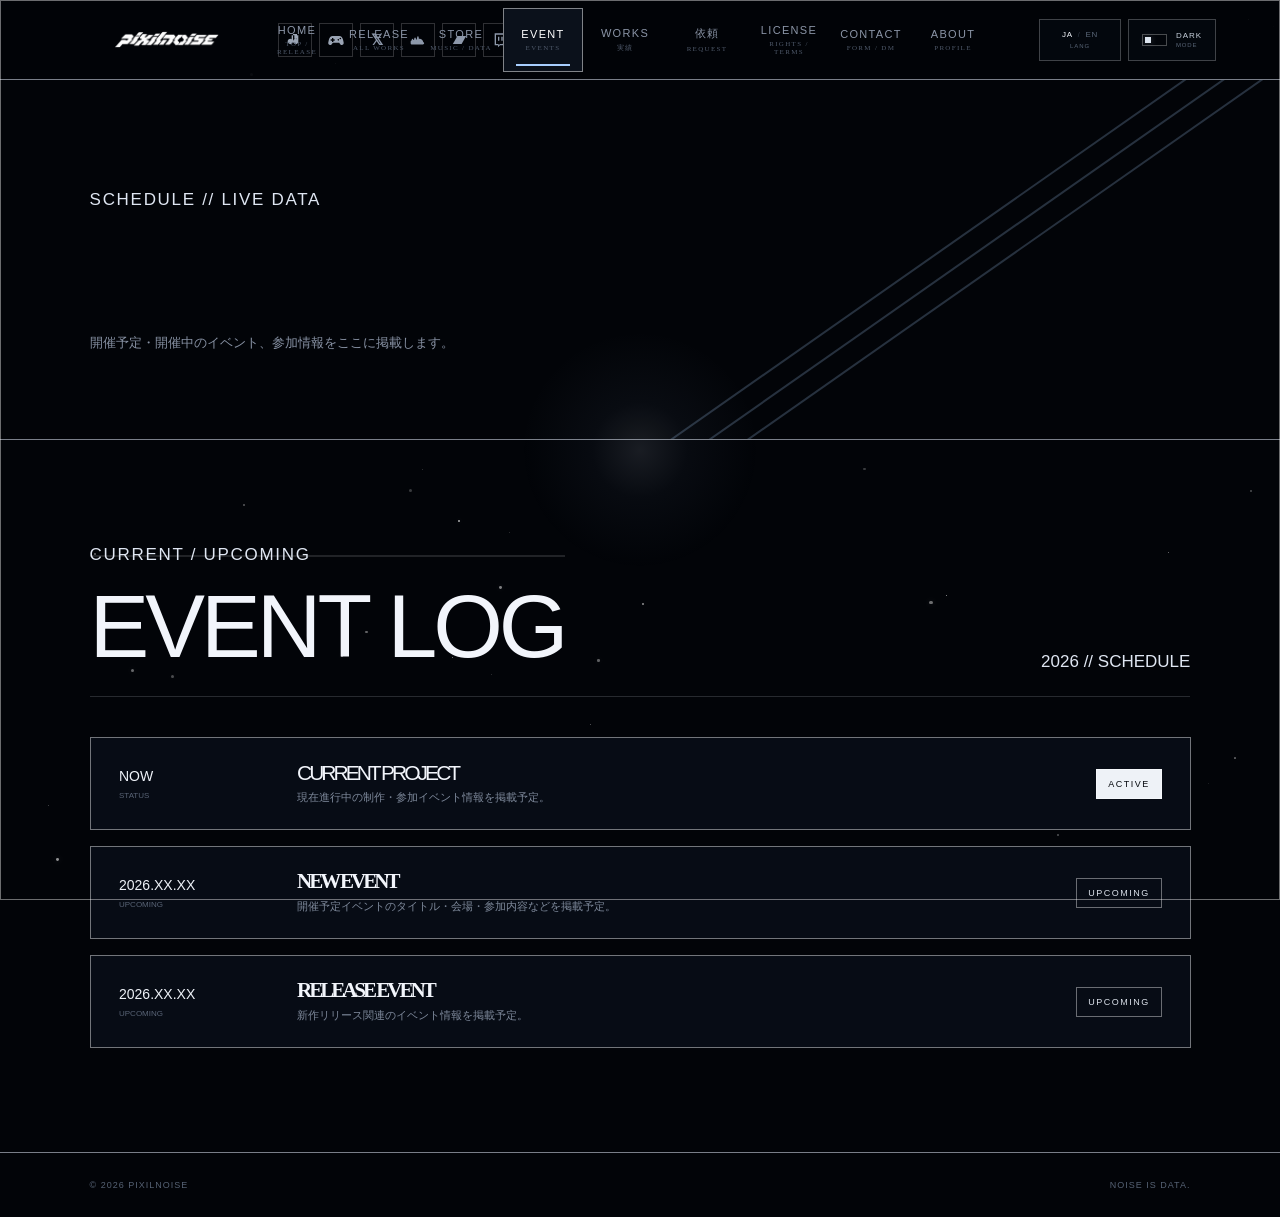
<file: event.html>
<!doctype html><html lang="ja"><head><meta charset="utf-8"><meta name="viewport" content="width=device-width,initial-scale=1"><title>pixilnoise // EVENT</title><script>
(function(){
  try{
    document.documentElement.dataset.theme =
      localStorage.getItem('pixilnoise-theme-v2') === 'light' ? 'light' : 'dark';
  }catch(_){
    document.documentElement.dataset.theme = 'dark';
  }
})();
</script><script>
(function(){
  try{
    var lang=localStorage.getItem('pixilnoise-language-v1') === 'en' ? 'en' : 'ja';
    document.documentElement.dataset.lang=lang;
    document.documentElement.lang=lang;
  }catch(_){
    document.documentElement.dataset.lang='ja';
    document.documentElement.lang='ja';
  }
})();
</script><link rel="stylesheet" href="style.css">
<!-- OGP / FAVICON START -->
<meta name="description" content="pixilnoise Official Website. Music / Sound Design / Rhythm Game / Releases / Commissions.">
<meta property="og:title" content="pixilnoise // EVENT">
<meta property="og:description" content="pixilnoise Official Website. Music / Sound Design / Rhythm Game / Releases / Commissions.">
<meta property="og:type" content="website">
<meta property="og:url" content="https://pixilnoise.github.io/pixilnoiseweb/event.html">
<meta property="og:site_name" content="pixilnoise">
<meta property="og:locale" content="ja_JP">
<meta property="og:image" content="https://pixilnoise.github.io/pixilnoiseweb/assets/branding/ogp.jpg">
<meta property="og:image:width" content="1200">
<meta property="og:image:height" content="630">
<meta property="og:image:alt" content="pixilnoise Official Website">
<meta name="twitter:card" content="summary_large_image">
<meta name="twitter:title" content="pixilnoise // EVENT">
<meta name="twitter:description" content="pixilnoise Official Website. Music / Sound Design / Rhythm Game / Releases / Commissions.">
<meta name="twitter:image" content="https://pixilnoise.github.io/pixilnoiseweb/assets/branding/ogp.jpg">
<link rel="icon" type="image/png" href="assets/branding/favicon.png">
<link rel="apple-touch-icon" href="assets/branding/favicon.png">
<!-- OGP / FAVICON END -->
<link rel="stylesheet" href="assets/css/motion.css">
</head><body class="page-ready"><div class="page-transition"></div><div class="stars" id="stars"></div><div class="cursor-glow" id="cursorGlow"></div><div class="noise"></div>
<header class="site-header">
<div class="brand-area">
  <a class="brand" href="index.html"><img class="logo" src="assets/branding/assets_logo.png" alt="pixilnoise"></a>
  <div class="social-links" aria-label="pixilnoise links">
    <a class="social-link youtube" href="https://www.youtube.com/@pix22C3" target="_blank" rel="noopener noreferrer" aria-label="MUSIC CH // YOUTUBE"><svg viewBox="0 0 24 24" aria-hidden="true"><path d="M9 3v11.2a4 4 0 1 1-2-3.46V5h10v9.2a4 4 0 1 1-2-3.46V3H9zm2 2v5h4V5h-4z"/></svg></a>
    <a class="social-link youtube" href="https://www.youtube.com/@pixilnoise3" target="_blank" rel="noopener noreferrer" aria-label="GAME CH // YOUTUBE"><svg viewBox="0 0 24 24" aria-hidden="true"><path d="M7 6h10c2.9 0 4.8 2.3 5.5 5.4l1 4.5c.4 1.8-.9 3.6-2.7 3.6-1 0-1.9-.5-2.4-1.3L16.7 16H7.3l-1.7 2.2C5 19 4.1 19.5 3.1 19.5c-1.8 0-3.1-1.8-2.7-3.6l1-4.5C2.1 8.3 4.1 6 7 6zm1 3H6v2H4v2h2v2h2v-2h2v-2H8V9zm7.5 1.5a1.25 1.25 0 1 0 0 2.5 1.25 1.25 0 0 0 0-2.5zm3-2a1.25 1.25 0 1 0 0 2.5 1.25 1.25 0 0 0 0-2.5z"/></svg></a>
    <a class="social-link xlink" href="https://x.com/pixilnoise" target="_blank" rel="noopener noreferrer" aria-label="X // TWITTER"><span aria-hidden="true" style="font-weight:700;font-size:15px;line-height:1">𝕏</span></a>
    <a class="social-link soundcloud" href="https://on.soundcloud.com/lHllIERUjJdaXayLD9" target="_blank" rel="noopener noreferrer" aria-label="SOUNDCLOUD"><svg viewBox="0 0 24 24" aria-hidden="true"><path d="M1 14.2c0-.8.6-1.5 1.4-1.6l.4-1.7c.1-.5.5-.8 1-.8s.9.3 1 .8l.3 1.2c.3-.1.6-.1.9-.1l.6-3c.1-.5.5-.8 1-.8s.9.3 1 .8l.5 2.7c.3-.3.7-.6 1.1-.8l.7-3.6c.1-.5.5-.8 1-.8s.9.3 1 .8l.5 3.1c.3-.1.7-.1 1-.1 2.8 0 5.1 2.1 5.4 4.8.8.2 1.4.9 1.4 1.8 0 1-.8 1.8-1.8 1.8H3c-1.1 0-2-.9-2-2v-.5c0-.1 0-.2 0-.3z"/></svg></a>
    <a class="social-link bandcamp" href="https://pixilnoise.bandcamp.com" target="_blank" rel="noopener noreferrer" aria-label="BANDCAMP"><svg viewBox="0 0 24 24" aria-hidden="true"><path d="M2 18h13.2l6.8-12H8.8L2 18z"/></svg></a>
    <a class="social-link twitch" href="https://www.twitch.tv/pixilnoise" target="_blank" rel="noopener noreferrer" aria-label="TWITCH"><svg viewBox="0 0 24 24" aria-hidden="true"><path d="M4 2h18v12.5L16.5 20H12l-3 3v-3H4V2zm2 2v14h4v2l2-2h3.7l4.3-4.3V4H6zm3 3h2v6H9V7zm5 0h2v6h-2V7z"/></svg></a>
  </div>
</div><button class="mobile-menu-toggle" type="button" aria-controls="mobileMenu" aria-expanded="false" aria-label="メニューを開く">
  <span>MENU</span><i></i><i></i>
</button><nav class="nav"><a class="" href="index.html">HOME<small>TOP / RELEASE</small></a><a class="" href="release.html">RELEASE<small>ALL WORKS</small></a><a class="" href="store.html">STORE<small>MUSIC / DATA</small></a><a class="active" href="event.html">EVENT<small>EVENTS</small></a><a class="" href="works.html">WORKS<small>実績</small></a><a class="" href="request.html">依頼<small>REQUEST</small></a><a class="" href="license.html">LICENSE<small>RIGHTS / TERMS</small></a><a class="" href="contact.html">CONTACT<small>FORM / DM</small></a><a class="" href="about.html">ABOUT<small>PROFILE</small></a></nav><div class="header-controls"><button class="language-toggle" type="button" data-language-toggle aria-pressed="false" aria-label="Switch to English">
  <span class="language-toggle-main" aria-hidden="true"><b class="lang-ja">JA</b><i>/</i><b class="lang-en">EN</b></span>
  <small>LANG</small>
</button><button class="theme-toggle" type="button" data-theme-toggle aria-pressed="false" aria-label="ライトモードに切り替える / Switch to light mode">
  <span class="theme-toggle-track" aria-hidden="true"><i></i></span>
  <span class="theme-toggle-copy"><b data-theme-label>DARK</b><small>MODE</small></span>
</button></div></header><div class="mobile-menu-panel" id="mobileMenu" aria-hidden="true">
  <div class="mobile-menu-inner">
    <div class="mobile-menu-head">
      <span>MENU // NAVIGATION</span>
      <button class="mobile-menu-close" type="button" aria-label="メニューを閉じる">CLOSE ×</button>
    </div>
    <nav class="mobile-menu-nav" aria-label="Mobile navigation"><a class="" href="index.html">HOME<small>TOP / RELEASE</small></a><a class="" href="release.html">RELEASE<small>ALL WORKS</small></a><a class="" href="store.html">STORE<small>MUSIC / DATA</small></a><a class="active" href="event.html">EVENT<small>EVENTS</small></a><a class="" href="works.html">WORKS<small>実績</small></a><a class="" href="request.html">依頼<small>REQUEST</small></a><a class="" href="license.html">LICENSE<small>RIGHTS / TERMS</small></a><a class="" href="contact.html">CONTACT<small>FORM / DM</small></a><a class="" href="about.html">ABOUT<small>PROFILE</small></a></nav>
    <div class="mobile-menu-socials" aria-label="pixilnoise social links">
    <a class="social-link youtube" href="https://www.youtube.com/@pix22C3" target="_blank" rel="noopener noreferrer" aria-label="MUSIC CH // YOUTUBE"><svg viewBox="0 0 24 24" aria-hidden="true"><path d="M9 3v11.2a4 4 0 1 1-2-3.46V5h10v9.2a4 4 0 1 1-2-3.46V3H9zm2 2v5h4V5h-4z"/></svg></a>
    <a class="social-link youtube" href="https://www.youtube.com/@pixilnoise3" target="_blank" rel="noopener noreferrer" aria-label="GAME CH // YOUTUBE"><svg viewBox="0 0 24 24" aria-hidden="true"><path d="M7 6h10c2.9 0 4.8 2.3 5.5 5.4l1 4.5c.4 1.8-.9 3.6-2.7 3.6-1 0-1.9-.5-2.4-1.3L16.7 16H7.3l-1.7 2.2C5 19 4.1 19.5 3.1 19.5c-1.8 0-3.1-1.8-2.7-3.6l1-4.5C2.1 8.3 4.1 6 7 6zm1 3H6v2H4v2h2v2h2v-2h2v-2H8V9zm7.5 1.5a1.25 1.25 0 1 0 0 2.5 1.25 1.25 0 0 0 0-2.5zm3-2a1.25 1.25 0 1 0 0 2.5 1.25 1.25 0 0 0 0-2.5z"/></svg></a>
    <a class="social-link xlink" href="https://x.com/pixilnoise" target="_blank" rel="noopener noreferrer" aria-label="X // TWITTER"><span aria-hidden="true" style="font-weight:700;font-size:15px;line-height:1">𝕏</span></a>
    <a class="social-link soundcloud" href="https://on.soundcloud.com/lHllIERUjJdaXayLD9" target="_blank" rel="noopener noreferrer" aria-label="SOUNDCLOUD"><svg viewBox="0 0 24 24" aria-hidden="true"><path d="M1 14.2c0-.8.6-1.5 1.4-1.6l.4-1.7c.1-.5.5-.8 1-.8s.9.3 1 .8l.3 1.2c.3-.1.6-.1.9-.1l.6-3c.1-.5.5-.8 1-.8s.9.3 1 .8l.5 2.7c.3-.3.7-.6 1.1-.8l.7-3.6c.1-.5.5-.8 1-.8s.9.3 1 .8l.5 3.1c.3-.1.7-.1 1-.1 2.8 0 5.1 2.1 5.4 4.8.8.2 1.4.9 1.4 1.8 0 1-.8 1.8-1.8 1.8H3c-1.1 0-2-.9-2-2v-.5c0-.1 0-.2 0-.3z"/></svg></a>
    <a class="social-link bandcamp" href="https://pixilnoise.bandcamp.com" target="_blank" rel="noopener noreferrer" aria-label="BANDCAMP"><svg viewBox="0 0 24 24" aria-hidden="true"><path d="M2 18h13.2l6.8-12H8.8L2 18z"/></svg></a>
    <a class="social-link twitch" href="https://www.twitch.tv/pixilnoise" target="_blank" rel="noopener noreferrer" aria-label="TWITCH"><svg viewBox="0 0 24 24" aria-hidden="true"><path d="M4 2h18v12.5L16.5 20H12l-3 3v-3H4V2zm2 2v14h4v2l2-2h3.7l4.3-4.3V4H6zm3 3h2v6H9V7zm5 0h2v6h-2V7z"/></svg></a>
  </div>
    <div class="mobile-menu-foot">PIXILNOISE // CREATIVE SYSTEM 001</div>
  </div>
</div>
<main>
<section class="pagehero reveal-on-scroll"><p class="eyebrow digital delayed d1">SCHEDULE // LIVE DATA</p><h1 class="digital delayed d2">EVENT</h1><p class="delayed d3">開催予定・開催中のイベント、参加情報をここに掲載します。</p></section>
<section class="section reveal-on-scroll"><div class="section-head"><div><p class="eyebrow digital">CURRENT / UPCOMING</p><h2 class="digital">EVENT LOG</h2></div><span class="link">2026 // SCHEDULE</span></div>
<div class="event-grid reveal-on-scroll float-soft">
<article class="event-card reveal-on-scroll card-float"><div class="event-date">NOW<small>STATUS</small></div><div><h2 class="digital">CURRENT PROJECT</h2><p>現在進行中の制作・参加イベント情報を掲載予定。</p></div><span class="event-status live">ACTIVE</span></article>
<article class="event-card reveal-on-scroll card-float"><div class="event-date">2026.XX.XX<small>UPCOMING</small></div><div><h2>NEW EVENT</h2><p>開催予定イベントのタイトル・会場・参加内容などを掲載予定。</p></div><span class="event-status">UPCOMING</span></article>
<article class="event-card reveal-on-scroll card-float"><div class="event-date">2026.XX.XX<small>UPCOMING</small></div><div><h2>RELEASE EVENT</h2><p>新作リリース関連のイベント情報を掲載予定。</p></div><span class="event-status">UPCOMING</span></article>
</div></section>
</main>
<footer><span>© 2026 PIXILNOISE</span><span>NOISE IS DATA.</span></footer>
<script>
const starLayer=document.getElementById('stars'),glow=document.getElementById('cursorGlow'),stars=[];
const count=Math.min(105,Math.max(55,Math.floor(innerWidth/15)));
for(let i=0;i<count;i++){const s=document.createElement('span');s.className='star';const z=Math.random()*2.7+.6;s.style.width=z+'px';s.style.height=z+'px';s.dataset.x=Math.random()*innerWidth;s.dataset.y=Math.random()*innerHeight;s.dataset.vx=(Math.random()-.5)*.11;s.dataset.vy=(Math.random()-.5)*.11;s.style.opacity=(Math.random()*.55+.15).toFixed(2);starLayer.appendChild(s);stars.push(s)}
let mx=innerWidth/2,my=innerHeight/2,tx=mx,ty=my;addEventListener('mousemove',e=>{tx=e.clientX;ty=e.clientY});
function anim(){mx+=(tx-mx)*.18;my+=(ty-my)*.18;if(glow){glow.style.left=mx+'px';glow.style.top=my+'px'}stars.forEach(s=>{let x=+s.dataset.x,y=+s.dataset.y,vx=+s.dataset.vx,vy=+s.dataset.vy,dx=x-mx,dy=y-my,dist=Math.hypot(dx,dy),avoid=145;if(dist<avoid&&dist>0){let f=(avoid-dist)/avoid*.7;x+=dx/dist*f;y+=dy/dist*f}else{x+=vx;y+=vy}if(x<-10)x=innerWidth+10;if(x>innerWidth+10)x=-10;if(y<-10)y=innerHeight+10;if(y>innerHeight+10)y=-10;s.dataset.x=x;s.dataset.y=y;s.style.left=x+'px';s.style.top=y+'px'});requestAnimationFrame(anim)}anim();
document.querySelectorAll('.digital').forEach(el=>setInterval(()=>{if(Math.random()<.55){el.classList.add('flicker');setTimeout(()=>el.classList.remove('flicker'),180)}},1700+Math.random()*2600));
document.querySelectorAll('a[href]').forEach(a=>{const h=a.getAttribute('href');if(!h||h.startsWith('#')||h.startsWith('mailto:'))return;a.addEventListener('click',e=>{const u=new URL(h,location.href);if(u.origin!==location.origin)return;e.preventDefault();document.body.classList.add('is-leaving');setTimeout(()=>location.href=u.href,520)})});
</script>
<script>
(function(){
  const items = document.querySelectorAll('.reveal-on-scroll');
  if(!items.length) return;
  const io = new IntersectionObserver((entries, observer)=>{
    entries.forEach(entry=>{
      if(entry.isIntersecting){
        entry.target.classList.add('is-visible');
        observer.unobserve(entry.target);
      }
    });
  },{threshold:.12, rootMargin:'0px 0px -7% 0px'});
  items.forEach(el=>io.observe(el));
})();
</script>

<script>
(function(){
  const items=document.querySelectorAll('.reveal-on-scroll');
  const io=new IntersectionObserver((entries,obs)=>{
    entries.forEach(e=>{
      if(e.isIntersecting){e.target.classList.add('is-visible');obs.unobserve(e.target)}
    });
  },{threshold:.12,rootMargin:'0px 0px -7% 0px'});
  items.forEach(el=>io.observe(el));
})();
</script>

<script>
(function(){
  const openBtn = document.querySelector('.mobile-menu-toggle');
  const panel = document.getElementById('mobileMenu');
  const closeBtn = panel ? panel.querySelector('.mobile-menu-close') : null;
  if(!openBtn || !panel || !closeBtn) return;

  const setOpen = (open) => {
    panel.classList.toggle('is-open', open);
    document.body.classList.toggle('mobile-menu-open', open);
    openBtn.setAttribute('aria-expanded', String(open));
    panel.setAttribute('aria-hidden', String(!open));
    if(open) closeBtn.focus();
  };

  openBtn.addEventListener('click', () => setOpen(true));
  closeBtn.addEventListener('click', () => setOpen(false));
  panel.addEventListener('click', e => {
    if(e.target === panel) setOpen(false);
    if(e.target.closest('a')) setOpen(false);
  });
  document.addEventListener('keydown', e => {
    if(e.key === 'Escape' && panel.classList.contains('is-open')) {
      setOpen(false);
      openBtn.focus();
    }
  });
})();
</script>

<div class="theme-glitch-overlay" aria-hidden="true"></div>
<script>
(function(){
  function resetHistoryTransition(){
    const overlay=document.querySelector('.page-transition');

    // Chrome can restore a page from the Back/Forward Cache with the
    // previous `is-leaving` state still attached. Clear it immediately.
    document.body.classList.remove('is-leaving');

    if(overlay){
      overlay.style.transition='none';
      overlay.style.opacity='0';
      overlay.style.pointerEvents='none';

      // Force the reset to paint before handing control back to normal CSS.
      void overlay.offsetWidth;
      requestAnimationFrame(()=>{
        overlay.style.transition='';
        overlay.style.opacity='';
        overlay.style.pointerEvents='';
      });
    }
  }

  // `pageshow` fires for normal loads and, importantly, BFCache restores.
  window.addEventListener('pageshow',resetHistoryTransition);
})();
</script>
<script src="assets/js/lang.js"></script><script src="assets/js/theme.js"></script>
<script src="assets/js/motion.js"></script>
</body></html>
</file>
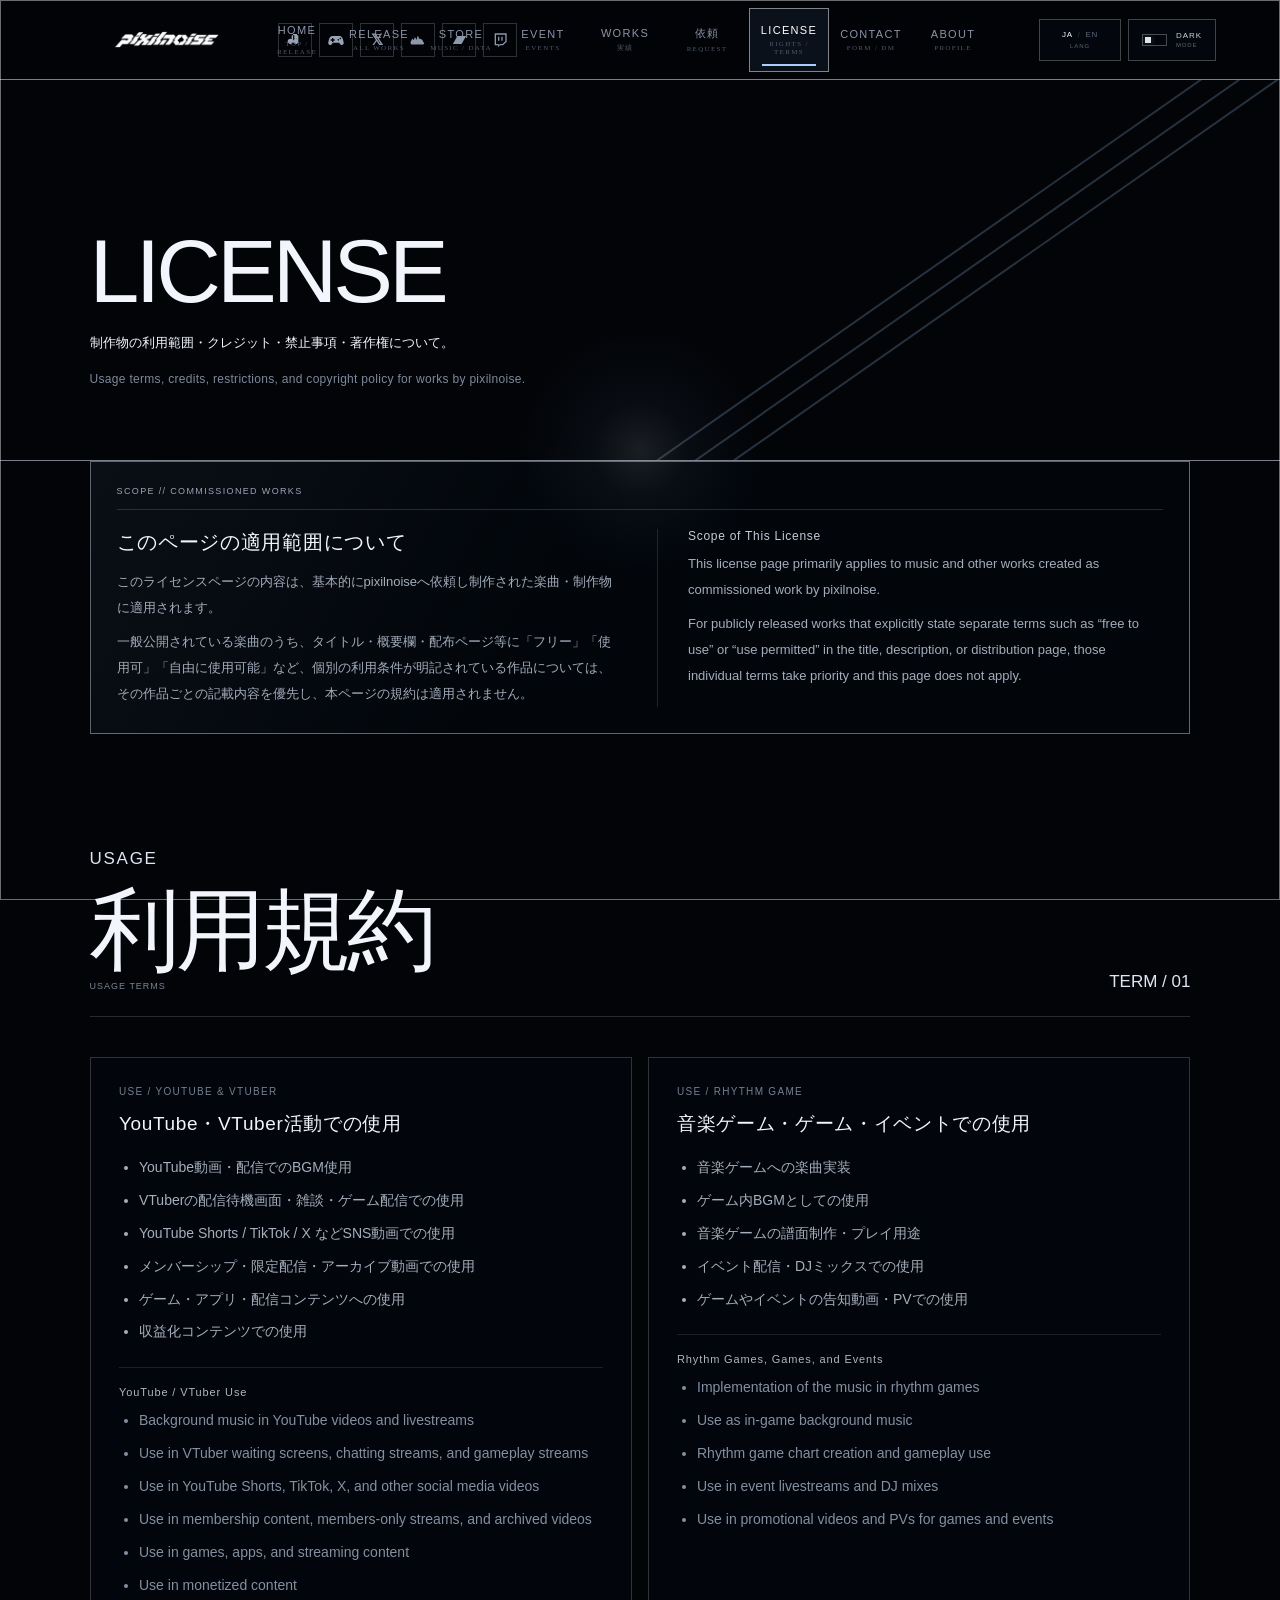
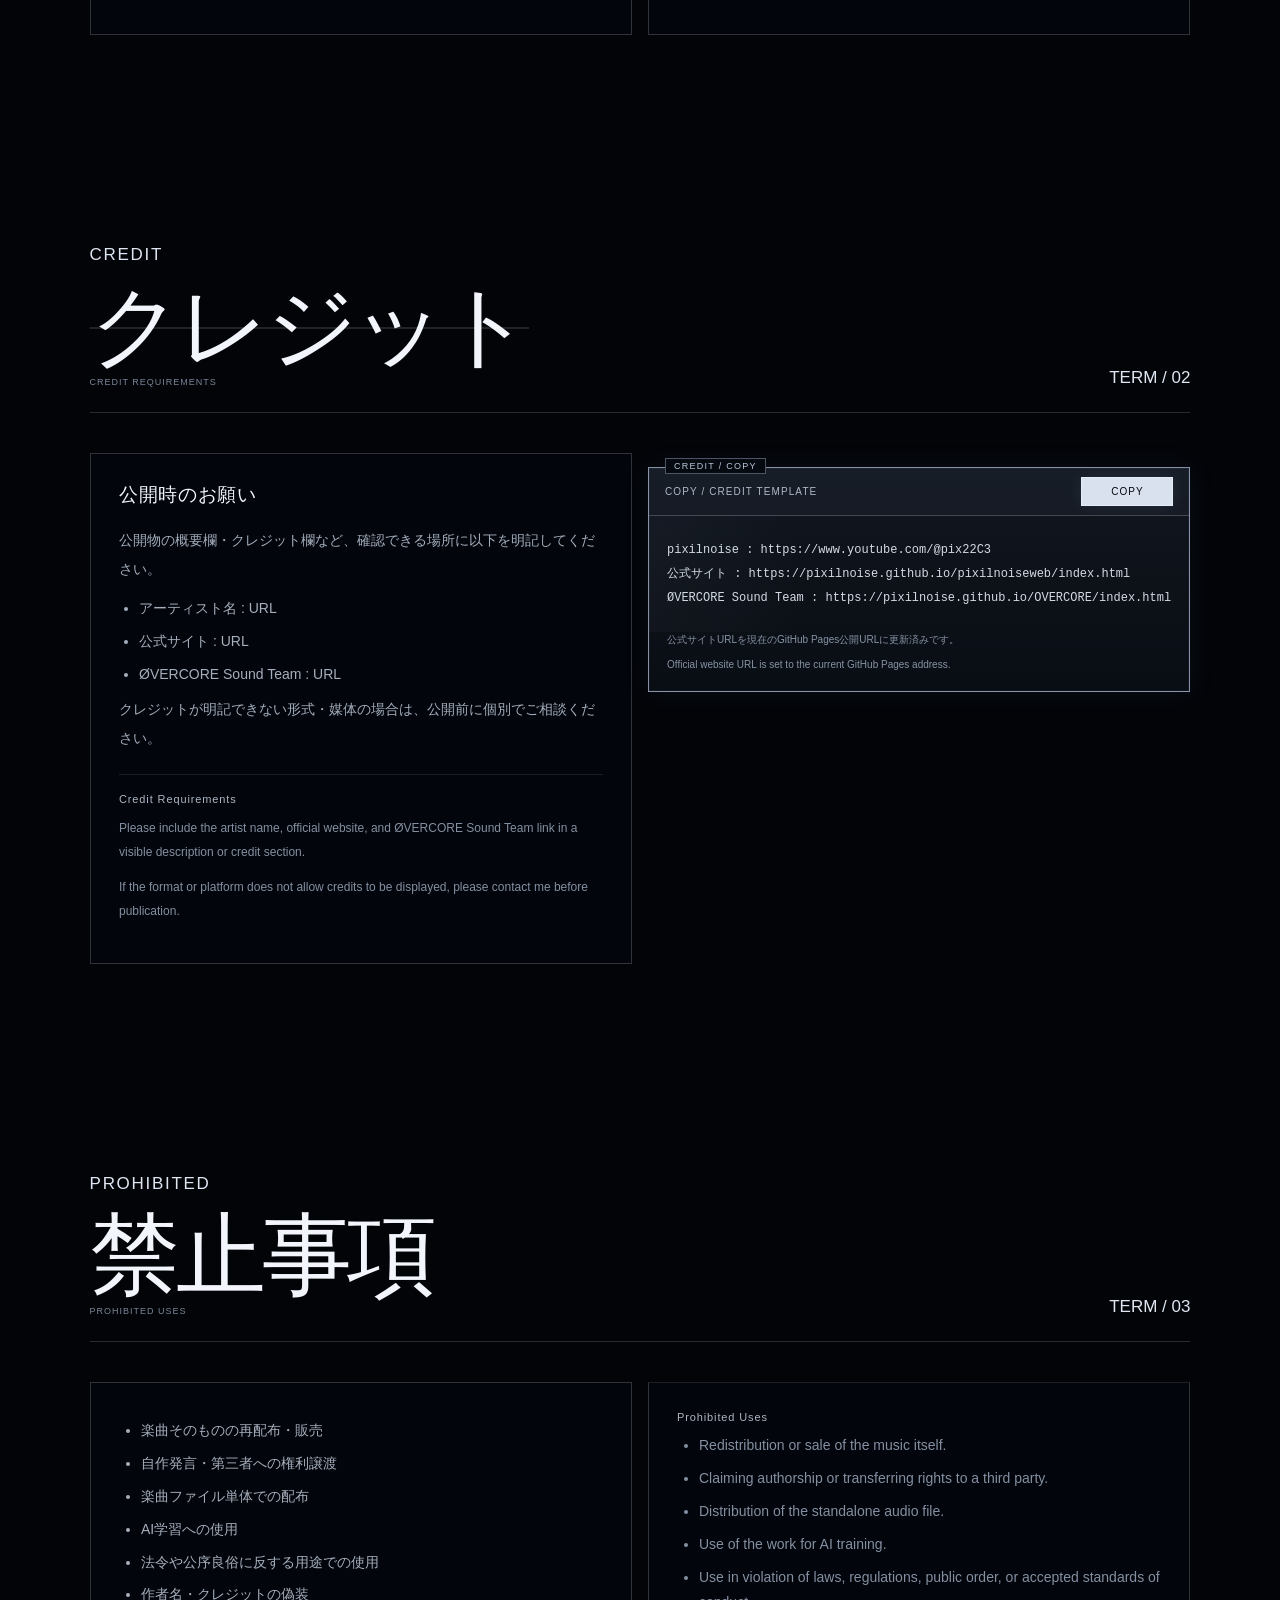
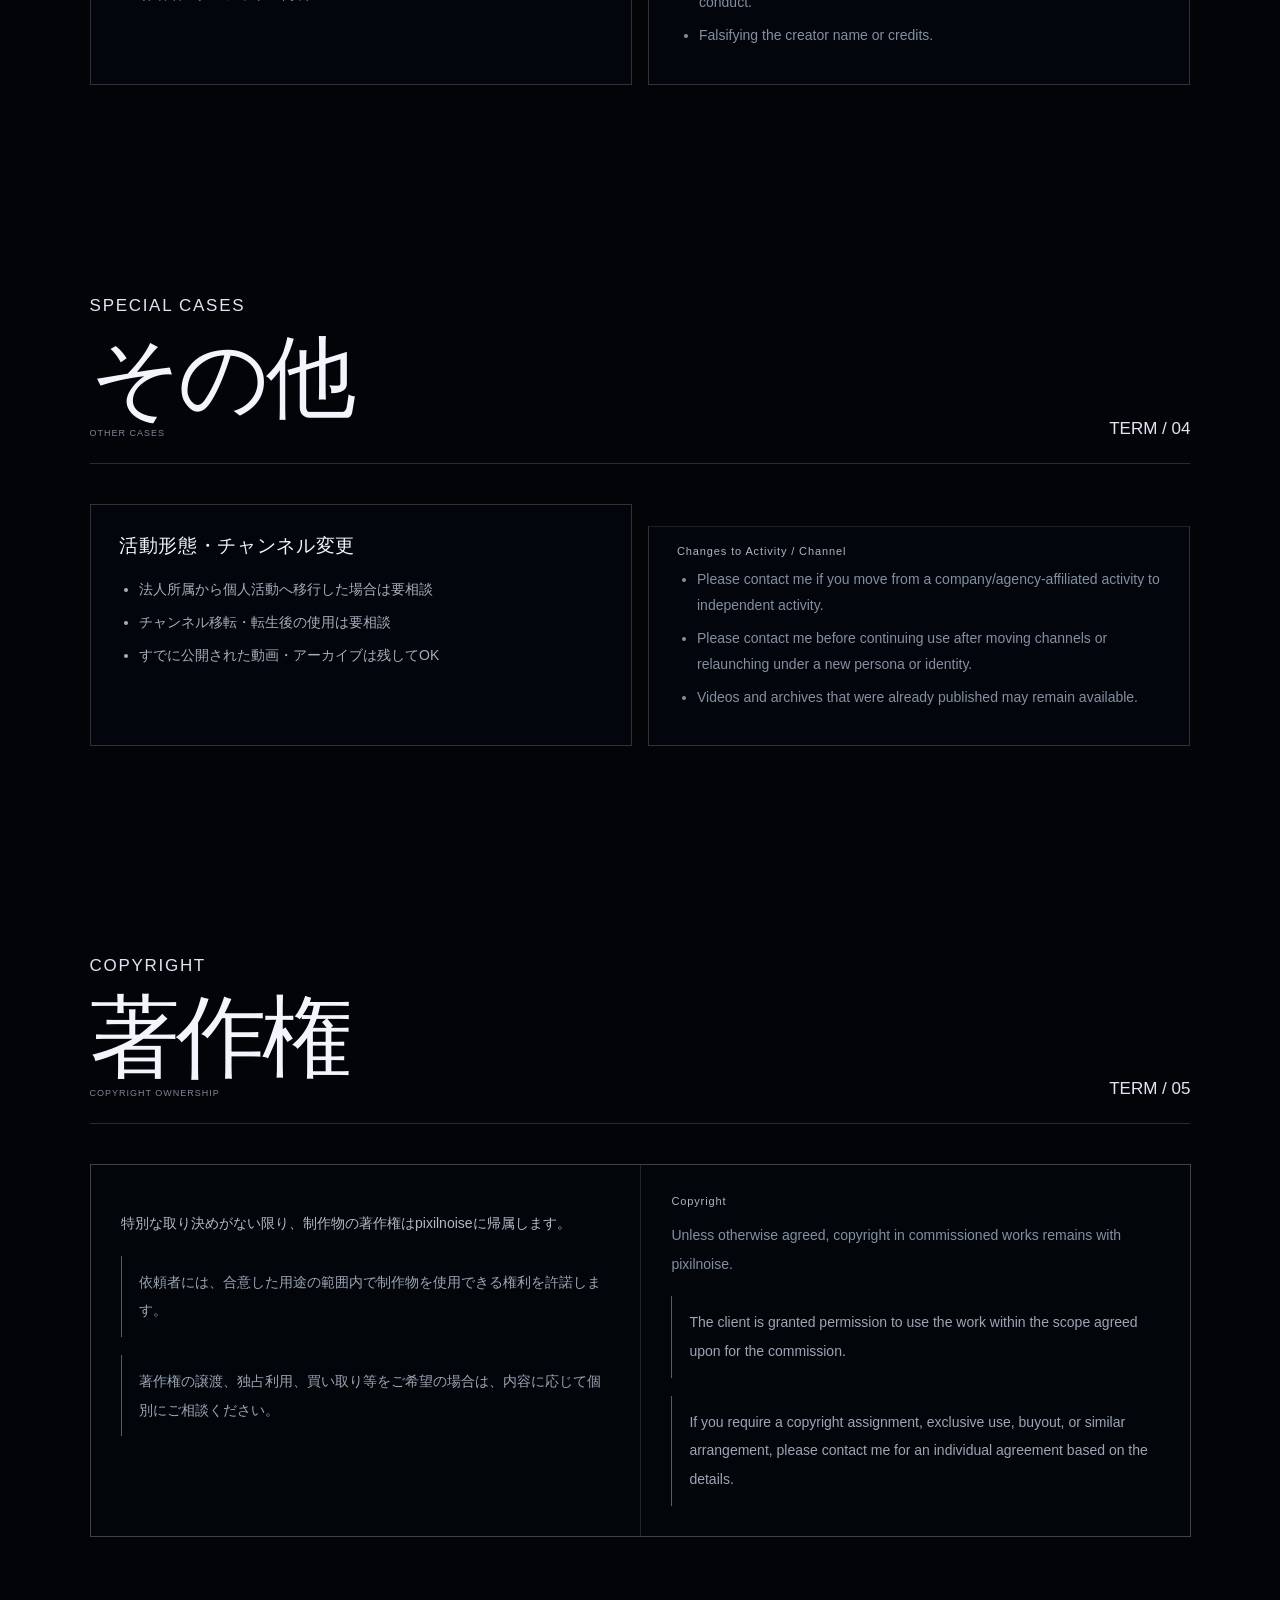
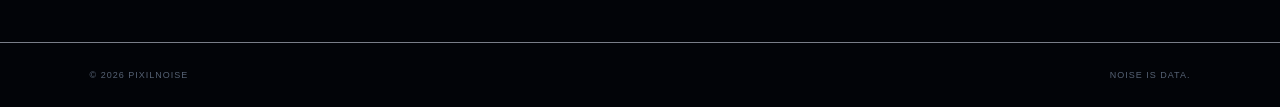
<file: license.html>
<!doctype html><html lang="ja"><head><meta charset="utf-8"><meta name="viewport" content="width=device-width,initial-scale=1"><title>pixilnoise // LICENSE</title><script>
(function(){
  try{
    document.documentElement.dataset.theme =
      localStorage.getItem('pixilnoise-theme-v2') === 'light' ? 'light' : 'dark';
  }catch(_){
    document.documentElement.dataset.theme = 'dark';
  }
})();
</script><script>
(function(){
  try{
    var lang=localStorage.getItem('pixilnoise-language-v1') === 'en' ? 'en' : 'ja';
    document.documentElement.dataset.lang=lang;
    document.documentElement.lang=lang;
  }catch(_){
    document.documentElement.dataset.lang='ja';
    document.documentElement.lang='ja';
  }
})();
</script><link rel="stylesheet" href="style.css">
<!-- OGP / FAVICON START -->
<meta name="description" content="pixilnoise Official Website. Music / Sound Design / Rhythm Game / Releases / Commissions.">
<meta property="og:title" content="pixilnoise // LICENSE">
<meta property="og:description" content="pixilnoise Official Website. Music / Sound Design / Rhythm Game / Releases / Commissions.">
<meta property="og:type" content="website">
<meta property="og:url" content="https://pixilnoise.github.io/pixilnoiseweb/license.html">
<meta property="og:site_name" content="pixilnoise">
<meta property="og:locale" content="ja_JP">
<meta property="og:image" content="https://pixilnoise.github.io/pixilnoiseweb/assets/branding/ogp.jpg">
<meta property="og:image:width" content="1200">
<meta property="og:image:height" content="630">
<meta property="og:image:alt" content="pixilnoise Official Website">
<meta name="twitter:card" content="summary_large_image">
<meta name="twitter:title" content="pixilnoise // LICENSE">
<meta name="twitter:description" content="pixilnoise Official Website. Music / Sound Design / Rhythm Game / Releases / Commissions.">
<meta name="twitter:image" content="https://pixilnoise.github.io/pixilnoiseweb/assets/branding/ogp.jpg">
<link rel="icon" type="image/png" href="assets/branding/favicon.png">
<link rel="apple-touch-icon" href="assets/branding/favicon.png">
<!-- OGP / FAVICON END -->
<link rel="stylesheet" href="assets/css/motion.css">
</head><body class="page-ready"><div class="page-transition"></div><div class="stars" id="stars"></div><div class="cursor-glow" id="cursorGlow"></div><div class="noise"></div><header class="site-header">
<div class="brand-area">
  <a class="brand" href="index.html"><img class="logo" src="assets/branding/assets_logo.png" alt="pixilnoise"></a>
  <div class="social-links" aria-label="pixilnoise links">
    <a class="social-link youtube" href="https://www.youtube.com/@pix22C3" target="_blank" rel="noopener noreferrer" aria-label="MUSIC CH // YOUTUBE"><svg viewBox="0 0 24 24" aria-hidden="true"><path d="M9 3v11.2a4 4 0 1 1-2-3.46V5h10v9.2a4 4 0 1 1-2-3.46V3H9zm2 2v5h4V5h-4z"/></svg></a>
    <a class="social-link youtube" href="https://www.youtube.com/@pixilnoise3" target="_blank" rel="noopener noreferrer" aria-label="GAME CH // YOUTUBE"><svg viewBox="0 0 24 24" aria-hidden="true"><path d="M7 6h10c2.9 0 4.8 2.3 5.5 5.4l1 4.5c.4 1.8-.9 3.6-2.7 3.6-1 0-1.9-.5-2.4-1.3L16.7 16H7.3l-1.7 2.2C5 19 4.1 19.5 3.1 19.5c-1.8 0-3.1-1.8-2.7-3.6l1-4.5C2.1 8.3 4.1 6 7 6zm1 3H6v2H4v2h2v2h2v-2h2v-2H8V9zm7.5 1.5a1.25 1.25 0 1 0 0 2.5 1.25 1.25 0 0 0 0-2.5zm3-2a1.25 1.25 0 1 0 0 2.5 1.25 1.25 0 0 0 0-2.5z"/></svg></a>
    <a class="social-link xlink" href="https://x.com/pixilnoise" target="_blank" rel="noopener noreferrer" aria-label="X // TWITTER"><span aria-hidden="true" style="font-weight:700;font-size:15px;line-height:1">𝕏</span></a>
    <a class="social-link soundcloud" href="https://on.soundcloud.com/lHllIERUjJdaXayLD9" target="_blank" rel="noopener noreferrer" aria-label="SOUNDCLOUD"><svg viewBox="0 0 24 24" aria-hidden="true"><path d="M1 14.2c0-.8.6-1.5 1.4-1.6l.4-1.7c.1-.5.5-.8 1-.8s.9.3 1 .8l.3 1.2c.3-.1.6-.1.9-.1l.6-3c.1-.5.5-.8 1-.8s.9.3 1 .8l.5 2.7c.3-.3.7-.6 1.1-.8l.7-3.6c.1-.5.5-.8 1-.8s.9.3 1 .8l.5 3.1c.3-.1.7-.1 1-.1 2.8 0 5.1 2.1 5.4 4.8.8.2 1.4.9 1.4 1.8 0 1-.8 1.8-1.8 1.8H3c-1.1 0-2-.9-2-2v-.5c0-.1 0-.2 0-.3z"/></svg></a>
    <a class="social-link bandcamp" href="https://pixilnoise.bandcamp.com" target="_blank" rel="noopener noreferrer" aria-label="BANDCAMP"><svg viewBox="0 0 24 24" aria-hidden="true"><path d="M2 18h13.2l6.8-12H8.8L2 18z"/></svg></a>
    <a class="social-link twitch" href="https://www.twitch.tv/pixilnoise" target="_blank" rel="noopener noreferrer" aria-label="TWITCH"><svg viewBox="0 0 24 24" aria-hidden="true"><path d="M4 2h18v12.5L16.5 20H12l-3 3v-3H4V2zm2 2v14h4v2l2-2h3.7l4.3-4.3V4H6zm3 3h2v6H9V7zm5 0h2v6h-2V7z"/></svg></a>
  </div>
</div><button class="mobile-menu-toggle" type="button" aria-controls="mobileMenu" aria-expanded="false" aria-label="メニューを開く">
  <span>MENU</span><i></i><i></i>
</button><nav class="nav"><a class="" href="index.html">HOME<small>TOP / RELEASE</small></a><a class="" href="release.html">RELEASE<small>ALL WORKS</small></a><a class="" href="store.html">STORE<small>MUSIC / DATA</small></a><a class="" href="event.html">EVENT<small>EVENTS</small></a><a class="" href="works.html">WORKS<small>実績</small></a><a class="" href="request.html">依頼<small>REQUEST</small></a><a class="active" href="license.html">LICENSE<small>RIGHTS / TERMS</small></a><a class="" href="contact.html">CONTACT<small>FORM / DM</small></a><a class="" href="about.html">ABOUT<small>PROFILE</small></a></nav><div class="header-controls"><button class="language-toggle" type="button" data-language-toggle aria-pressed="false" aria-label="Switch to English">
  <span class="language-toggle-main" aria-hidden="true"><b class="lang-ja">JA</b><i>/</i><b class="lang-en">EN</b></span>
  <small>LANG</small>
</button><button class="theme-toggle" type="button" data-theme-toggle aria-pressed="false" aria-label="ライトモードに切り替える / Switch to light mode">
  <span class="theme-toggle-track" aria-hidden="true"><i></i></span>
  <span class="theme-toggle-copy"><b data-theme-label>DARK</b><small>MODE</small></span>
</button></div></header><div class="mobile-menu-panel" id="mobileMenu" aria-hidden="true">
  <div class="mobile-menu-inner">
    <div class="mobile-menu-head">
      <span>MENU // NAVIGATION</span>
      <button class="mobile-menu-close" type="button" aria-label="メニューを閉じる">CLOSE ×</button>
    </div>
    <nav class="mobile-menu-nav" aria-label="Mobile navigation"><a class="" href="index.html">HOME<small>TOP / RELEASE</small></a><a class="" href="release.html">RELEASE<small>ALL WORKS</small></a><a class="" href="store.html">STORE<small>MUSIC / DATA</small></a><a class="" href="event.html">EVENT<small>EVENTS</small></a><a class="" href="works.html">WORKS<small>実績</small></a><a class="" href="request.html">依頼<small>REQUEST</small></a><a class="active" href="license.html">LICENSE<small>RIGHTS / TERMS</small></a><a class="" href="contact.html">CONTACT<small>FORM / DM</small></a><a class="" href="about.html">ABOUT<small>PROFILE</small></a></nav>
    <div class="mobile-menu-socials" aria-label="pixilnoise social links">
    <a class="social-link youtube" href="https://www.youtube.com/@pix22C3" target="_blank" rel="noopener noreferrer" aria-label="MUSIC CH // YOUTUBE"><svg viewBox="0 0 24 24" aria-hidden="true"><path d="M9 3v11.2a4 4 0 1 1-2-3.46V5h10v9.2a4 4 0 1 1-2-3.46V3H9zm2 2v5h4V5h-4z"/></svg></a>
    <a class="social-link youtube" href="https://www.youtube.com/@pixilnoise3" target="_blank" rel="noopener noreferrer" aria-label="GAME CH // YOUTUBE"><svg viewBox="0 0 24 24" aria-hidden="true"><path d="M7 6h10c2.9 0 4.8 2.3 5.5 5.4l1 4.5c.4 1.8-.9 3.6-2.7 3.6-1 0-1.9-.5-2.4-1.3L16.7 16H7.3l-1.7 2.2C5 19 4.1 19.5 3.1 19.5c-1.8 0-3.1-1.8-2.7-3.6l1-4.5C2.1 8.3 4.1 6 7 6zm1 3H6v2H4v2h2v2h2v-2h2v-2H8V9zm7.5 1.5a1.25 1.25 0 1 0 0 2.5 1.25 1.25 0 0 0 0-2.5zm3-2a1.25 1.25 0 1 0 0 2.5 1.25 1.25 0 0 0 0-2.5z"/></svg></a>
    <a class="social-link xlink" href="https://x.com/pixilnoise" target="_blank" rel="noopener noreferrer" aria-label="X // TWITTER"><span aria-hidden="true" style="font-weight:700;font-size:15px;line-height:1">𝕏</span></a>
    <a class="social-link soundcloud" href="https://on.soundcloud.com/lHllIERUjJdaXayLD9" target="_blank" rel="noopener noreferrer" aria-label="SOUNDCLOUD"><svg viewBox="0 0 24 24" aria-hidden="true"><path d="M1 14.2c0-.8.6-1.5 1.4-1.6l.4-1.7c.1-.5.5-.8 1-.8s.9.3 1 .8l.3 1.2c.3-.1.6-.1.9-.1l.6-3c.1-.5.5-.8 1-.8s.9.3 1 .8l.5 2.7c.3-.3.7-.6 1.1-.8l.7-3.6c.1-.5.5-.8 1-.8s.9.3 1 .8l.5 3.1c.3-.1.7-.1 1-.1 2.8 0 5.1 2.1 5.4 4.8.8.2 1.4.9 1.4 1.8 0 1-.8 1.8-1.8 1.8H3c-1.1 0-2-.9-2-2v-.5c0-.1 0-.2 0-.3z"/></svg></a>
    <a class="social-link bandcamp" href="https://pixilnoise.bandcamp.com" target="_blank" rel="noopener noreferrer" aria-label="BANDCAMP"><svg viewBox="0 0 24 24" aria-hidden="true"><path d="M2 18h13.2l6.8-12H8.8L2 18z"/></svg></a>
    <a class="social-link twitch" href="https://www.twitch.tv/pixilnoise" target="_blank" rel="noopener noreferrer" aria-label="TWITCH"><svg viewBox="0 0 24 24" aria-hidden="true"><path d="M4 2h18v12.5L16.5 20H12l-3 3v-3H4V2zm2 2v14h4v2l2-2h3.7l4.3-4.3V4H6zm3 3h2v6H9V7zm5 0h2v6h-2V7z"/></svg></a>
  </div>
    <div class="mobile-menu-foot">PIXILNOISE // CREATIVE SYSTEM 001</div>
  </div>
</div>
<main>
<section class="pagehero reveal-on-scroll license-hero">
  <p class="eyebrow digital delayed d1">RIGHTS // USAGE POLICY</p>
  <h1 class="digital delayed d2">LICENSE</h1>
  <p class="delayed d3">制作物の利用範囲・クレジット・禁止事項・著作権について。</p>
  <span class="license-hero-en delayed d4">Usage terms, credits, restrictions, and copyright policy for works by pixilnoise.</span>
</section>

<section class="license-scope-wrap reveal-on-scroll">
  <div class="license-scope-box">
    <div class="license-scope-code">SCOPE // COMMISSIONED WORKS</div>
    <div class="license-scope-grid">
      <div>
        <h2>このページの適用範囲について</h2>
        <p>このライセンスページの内容は、基本的にpixilnoiseへ依頼し制作された楽曲・制作物に適用されます。</p>
        <p>一般公開されている楽曲のうち、タイトル・概要欄・配布ページ等に「フリー」「使用可」「自由に使用可能」など、個別の利用条件が明記されている作品については、その作品ごとの記載内容を優先し、本ページの規約は適用されません。</p>
      </div>
      <div class="license-scope-en">
        <strong>Scope of This License</strong>
        <p>This license page primarily applies to music and other works created as commissioned work by pixilnoise.</p>
        <p>For publicly released works that explicitly state separate terms such as “free to use” or “use permitted” in the title, description, or distribution page, those individual terms take priority and this page does not apply.</p>
      </div>
    </div>
  </div>
</section>


<section class="section reveal-on-scroll license-section">
  <div class="section-head">
    <div><p class="eyebrow digital">USAGE</p><h2 class="digital">利用規約</h2><span class="jp-en">USAGE TERMS</span></div>
    <span class="link">TERM / 01</span>
  </div>

  <div class="license-grid">

    <article class="license-card reveal-on-scroll card-float">
      <div class="license-code">USE / YOUTUBE &amp; VTUBER</div>
      <h3>YouTube・VTuber活動での使用</h3>
      <ul class="license-list">
        <li>YouTube動画・配信でのBGM使用</li>
        <li>VTuberの配信待機画面・雑談・ゲーム配信での使用</li>
        <li>YouTube Shorts / TikTok / X などSNS動画での使用</li>
        <li>メンバーシップ・限定配信・アーカイブ動画での使用</li>
        <li>ゲーム・アプリ・配信コンテンツへの使用</li>
        <li>収益化コンテンツでの使用</li>
      </ul>
      <div class="license-en">
        <strong>YouTube / VTuber Use</strong>
        <ul class="license-list">
          <li>Background music in YouTube videos and livestreams</li>
          <li>Use in VTuber waiting screens, chatting streams, and gameplay streams</li>
          <li>Use in YouTube Shorts, TikTok, X, and other social media videos</li>
          <li>Use in membership content, members-only streams, and archived videos</li>
          <li>Use in games, apps, and streaming content</li>
          <li>Use in monetized content</li>
        </ul>
      </div>
    </article>


    <article class="license-card reveal-on-scroll card-float">
      <div class="license-code">USE / RHYTHM GAME</div>
      <h3>音楽ゲーム・ゲーム・イベントでの使用</h3>
      <ul class="license-list">
        <li>音楽ゲームへの楽曲実装</li>
        <li>ゲーム内BGMとしての使用</li>
        <li>音楽ゲームの譜面制作・プレイ用途</li>
        <li>イベント配信・DJミックスでの使用</li>
        <li>ゲームやイベントの告知動画・PVでの使用</li>
      </ul>
      <div class="license-en">
        <strong>Rhythm Games, Games, and Events</strong>
        <ul class="license-list">
          <li>Implementation of the music in rhythm games</li>
          <li>Use as in-game background music</li>
          <li>Rhythm game chart creation and gameplay use</li>
          <li>Use in event livestreams and DJ mixes</li>
          <li>Use in promotional videos and PVs for games and events</li>
        </ul>
      </div>
    </article>

  </div>
</section>

<section class="section reveal-on-scroll license-section">
  <div class="section-head">
    <div><p class="eyebrow digital">CREDIT</p><h2 class="digital">クレジット</h2><span class="jp-en">CREDIT REQUIREMENTS</span></div>
    <span class="link">TERM / 02</span>
  </div>

  <div class="license-credit-layout">
    <div class="license-card reveal-on-scroll">
      <h3>公開時のお願い</h3>
      <p>公開物の概要欄・クレジット欄など、確認できる場所に以下を明記してください。</p>
      <ul class="license-list">
        <li>アーティスト名 : URL</li>
        <li>公式サイト : URL</li>
        <li>ØVERCORE Sound Team : URL</li>
      </ul>
      <p>クレジットが明記できない形式・媒体の場合は、公開前に個別でご相談ください。</p>
      <div class="license-en">
        <strong>Credit Requirements</strong>
        <p>Please include the artist name, official website, and ØVERCORE Sound Team link in a visible description or credit section.</p>
        <p>If the format or platform does not allow credits to be displayed, please contact me before publication.</p>
      </div>
    </div>

    <div class="credit-copy-box reveal-on-scroll float-soft">
      <div class="credit-copy-head">
        <span>COPY / CREDIT TEMPLATE</span>
        <button type="button" class="credit-copy-btn" id="copyCredit">COPY</button>
      </div>
      <pre id="creditTemplate">pixilnoise : https://www.youtube.com/@pix22C3
公式サイト : https://pixilnoise.github.io/pixilnoiseweb/index.html
ØVERCORE Sound Team : https://pixilnoise.github.io/OVERCORE/index.html</pre>
      <p class="credit-copy-note">公式サイトURLを現在のGitHub Pages公開URLに更新済みです。</p>
      <p class="credit-copy-note">Official website URL is set to the current GitHub Pages address.</p>
    </div>
  </div>
</section>

<section class="section reveal-on-scroll license-section">
  <div class="section-head">
    <div><p class="eyebrow digital">PROHIBITED</p><h2 class="digital">禁止事項</h2><span class="jp-en">PROHIBITED USES</span></div>
    <span class="link">TERM / 03</span>
  </div>

  <div class="license-prohibited-grid">
    <div class="license-list-panel reveal-on-scroll card-float">
      <ul class="license-list numbered">
        <li>楽曲そのものの再配布・販売</li>
        <li>自作発言・第三者への権利譲渡</li>
        <li>楽曲ファイル単体での配布</li>
        <li>AI学習への使用</li>
        <li>法令や公序良俗に反する用途での使用</li>
        <li>作者名・クレジットの偽装</li>
      </ul>
    </div>

    <div class="license-list-panel license-en reveal-on-scroll card-float">
      <strong>Prohibited Uses</strong>
      <ul class="license-list numbered">
        <li>Redistribution or sale of the music itself.</li>
        <li>Claiming authorship or transferring rights to a third party.</li>
        <li>Distribution of the standalone audio file.</li>
        <li>Use of the work for AI training.</li>
        <li>Use in violation of laws, regulations, public order, or accepted standards of conduct.</li>
        <li>Falsifying the creator name or credits.</li>
      </ul>
    </div>
  </div>
</section>

<section class="section reveal-on-scroll license-section">
  <div class="section-head">
    <div><p class="eyebrow digital">SPECIAL CASES</p><h2 class="digital">その他</h2><span class="jp-en">OTHER CASES</span></div>
    <span class="link">TERM / 04</span>
  </div>

  <div class="license-grid">
    <article class="license-card reveal-on-scroll card-float">
      <h3>活動形態・チャンネル変更</h3>
      <ul class="license-list">
        <li>法人所属から個人活動へ移行した場合は要相談</li>
        <li>チャンネル移転・転生後の使用は要相談</li>
        <li>すでに公開された動画・アーカイブは残してOK</li>
      </ul>
    </article>

    <article class="license-card license-en reveal-on-scroll card-float">
      <strong>Changes to Activity / Channel</strong>
      <ul class="license-list">
        <li>Please contact me if you move from a company/agency-affiliated activity to independent activity.</li>
        <li>Please contact me before continuing use after moving channels or relaunching under a new persona or identity.</li>
        <li>Videos and archives that were already published may remain available.</li>
      </ul>
    </article>
  </div>
</section>

<section class="section reveal-on-scroll license-section">
  <div class="section-head">
    <div><p class="eyebrow digital">COPYRIGHT</p><h2 class="digital">著作権</h2><span class="jp-en">COPYRIGHT OWNERSHIP</span></div>
    <span class="link">TERM / 05</span>
  </div>

  <div class="copyright-box reveal-on-scroll">
    <div class="copyright-jp">
      <p>特別な取り決めがない限り、制作物の著作権はpixilnoiseに帰属します。</p>
      <blockquote>依頼者には、合意した用途の範囲内で制作物を使用できる権利を許諾します。</blockquote>
      <blockquote>著作権の譲渡、独占利用、買い取り等をご希望の場合は、内容に応じて個別にご相談ください。</blockquote>
    </div>
    <div class="copyright-en license-en">
      <strong>Copyright</strong>
      <p>Unless otherwise agreed, copyright in commissioned works remains with pixilnoise.</p>
      <blockquote>The client is granted permission to use the work within the scope agreed upon for the commission.</blockquote>
      <blockquote>If you require a copyright assignment, exclusive use, buyout, or similar arrangement, please contact me for an individual agreement based on the details.</blockquote>
    </div>
  </div>
</section>
</main>
<footer><span>© 2026 PIXILNOISE</span><span>NOISE IS DATA.</span></footer><script>
const starLayer=document.getElementById('stars');
const glow=document.getElementById('cursorGlow');
const stars=[];
const count=Math.min(105,Math.max(55,Math.floor(innerWidth/15)));
for(let i=0;i<count;i++){
  const s=document.createElement('span');s.className='star';
  const size=Math.random()*2.7+.6;
  s.style.width=size+'px';s.style.height=size+'px';
  s.dataset.x=Math.random()*innerWidth;s.dataset.y=Math.random()*innerHeight;
  s.dataset.vx=(Math.random()-.5)*.11;s.dataset.vy=(Math.random()-.5)*.11;
  s.style.left=s.dataset.x+'px';s.style.top=s.dataset.y+'px';
  s.style.opacity=(Math.random()*.55+.15).toFixed(2);
  starLayer.appendChild(s);stars.push(s);
}
let mx=innerWidth/2,my=innerHeight/2,tx=mx,ty=my;
addEventListener('mousemove',e=>{tx=e.clientX;ty=e.clientY;});
function animate(){
  mx+=(tx-mx)*.18;my+=(ty-my)*.18;
  if(glow){glow.style.left=mx+'px';glow.style.top=my+'px';}
  stars.forEach(s=>{
    let x=+s.dataset.x,y=+s.dataset.y,vx=+s.dataset.vx,vy=+s.dataset.vy;
    const dx=x-mx,dy=y-my,d=Math.hypot(dx,dy),avoid=145;
    if(d<avoid && d>0){
      const force=(avoid-d)/avoid*.7;
      x+=(dx/d)*force;y+=(dy/d)*force;
    } else {x+=vx;y+=vy;}
    if(x<-10)x=innerWidth+10;if(x>innerWidth+10)x=-10;
    if(y<-10)y=innerHeight+10;if(y>innerHeight+10)y=-10;
    s.dataset.x=x;s.dataset.y=y;s.style.left=x+'px';s.style.top=y+'px';
  });
  requestAnimationFrame(animate);
}
animate();

document.querySelectorAll('.digital').forEach(el=>{
  setInterval(()=>{
    if(Math.random()<.55){
      el.classList.add('flicker');
      setTimeout(()=>el.classList.remove('flicker'),180);
    }
  },1700+Math.random()*2600);
});
</script><script>
(function(){
  const overlay=document.querySelector('.page-transition');
  document.querySelectorAll('a[href]').forEach(a=>{
    const href=a.getAttribute('href');
    if(!href || href.startsWith('#') || href.startsWith('mailto:') || a.target==='_blank') return;
    a.addEventListener('click',e=>{
      const url=new URL(href,location.href);
      if(url.origin!==location.origin) return;
      e.preventDefault();
      document.body.classList.add('is-leaving');
      setTimeout(()=>location.href=url.href,520);
    });
  });
})();
</script>
<script>
(function(){
  const items = document.querySelectorAll('.reveal-on-scroll');
  if(!items.length) return;
  const io = new IntersectionObserver((entries, observer)=>{
    entries.forEach(entry=>{
      if(entry.isIntersecting){
        entry.target.classList.add('is-visible');
        observer.unobserve(entry.target);
      }
    });
  },{threshold:.12, rootMargin:'0px 0px -7% 0px'});
  items.forEach(el=>io.observe(el));
})();
</script>

<script>
(function(){
  const btn=document.getElementById('copyCredit');
  const pre=document.getElementById('creditTemplate');
  if(!btn||!pre) return;
  btn.addEventListener('click',async()=>{
    const text=pre.innerText.trim();
    try{
      await navigator.clipboard.writeText(text);
      btn.textContent='COPIED';
    }catch(e){
      const ta=document.createElement('textarea');
      ta.value=text;document.body.appendChild(ta);ta.select();document.execCommand('copy');ta.remove();
      btn.textContent='COPIED';
    }
    setTimeout(()=>btn.textContent='COPY',1400);
  });
})();
</script>

<script>
(function(){
  const openBtn = document.querySelector('.mobile-menu-toggle');
  const panel = document.getElementById('mobileMenu');
  const closeBtn = panel ? panel.querySelector('.mobile-menu-close') : null;
  if(!openBtn || !panel || !closeBtn) return;

  const setOpen = (open) => {
    panel.classList.toggle('is-open', open);
    document.body.classList.toggle('mobile-menu-open', open);
    openBtn.setAttribute('aria-expanded', String(open));
    panel.setAttribute('aria-hidden', String(!open));
    if(open) closeBtn.focus();
  };

  openBtn.addEventListener('click', () => setOpen(true));
  closeBtn.addEventListener('click', () => setOpen(false));
  panel.addEventListener('click', e => {
    if(e.target === panel) setOpen(false);
    if(e.target.closest('a')) setOpen(false);
  });
  document.addEventListener('keydown', e => {
    if(e.key === 'Escape' && panel.classList.contains('is-open')) {
      setOpen(false);
      openBtn.focus();
    }
  });
})();
</script>

<div class="theme-glitch-overlay" aria-hidden="true"></div>
<script>
(function(){
  function resetHistoryTransition(){
    const overlay=document.querySelector('.page-transition');

    // Chrome can restore a page from the Back/Forward Cache with the
    // previous `is-leaving` state still attached. Clear it immediately.
    document.body.classList.remove('is-leaving');

    if(overlay){
      overlay.style.transition='none';
      overlay.style.opacity='0';
      overlay.style.pointerEvents='none';

      // Force the reset to paint before handing control back to normal CSS.
      void overlay.offsetWidth;
      requestAnimationFrame(()=>{
        overlay.style.transition='';
        overlay.style.opacity='';
        overlay.style.pointerEvents='';
      });
    }
  }

  // `pageshow` fires for normal loads and, importantly, BFCache restores.
  window.addEventListener('pageshow',resetHistoryTransition);
})();
</script>
<script src="assets/js/lang.js"></script><script src="assets/js/theme.js"></script>
<script src="assets/js/motion.js"></script>
</body></html>
</file>
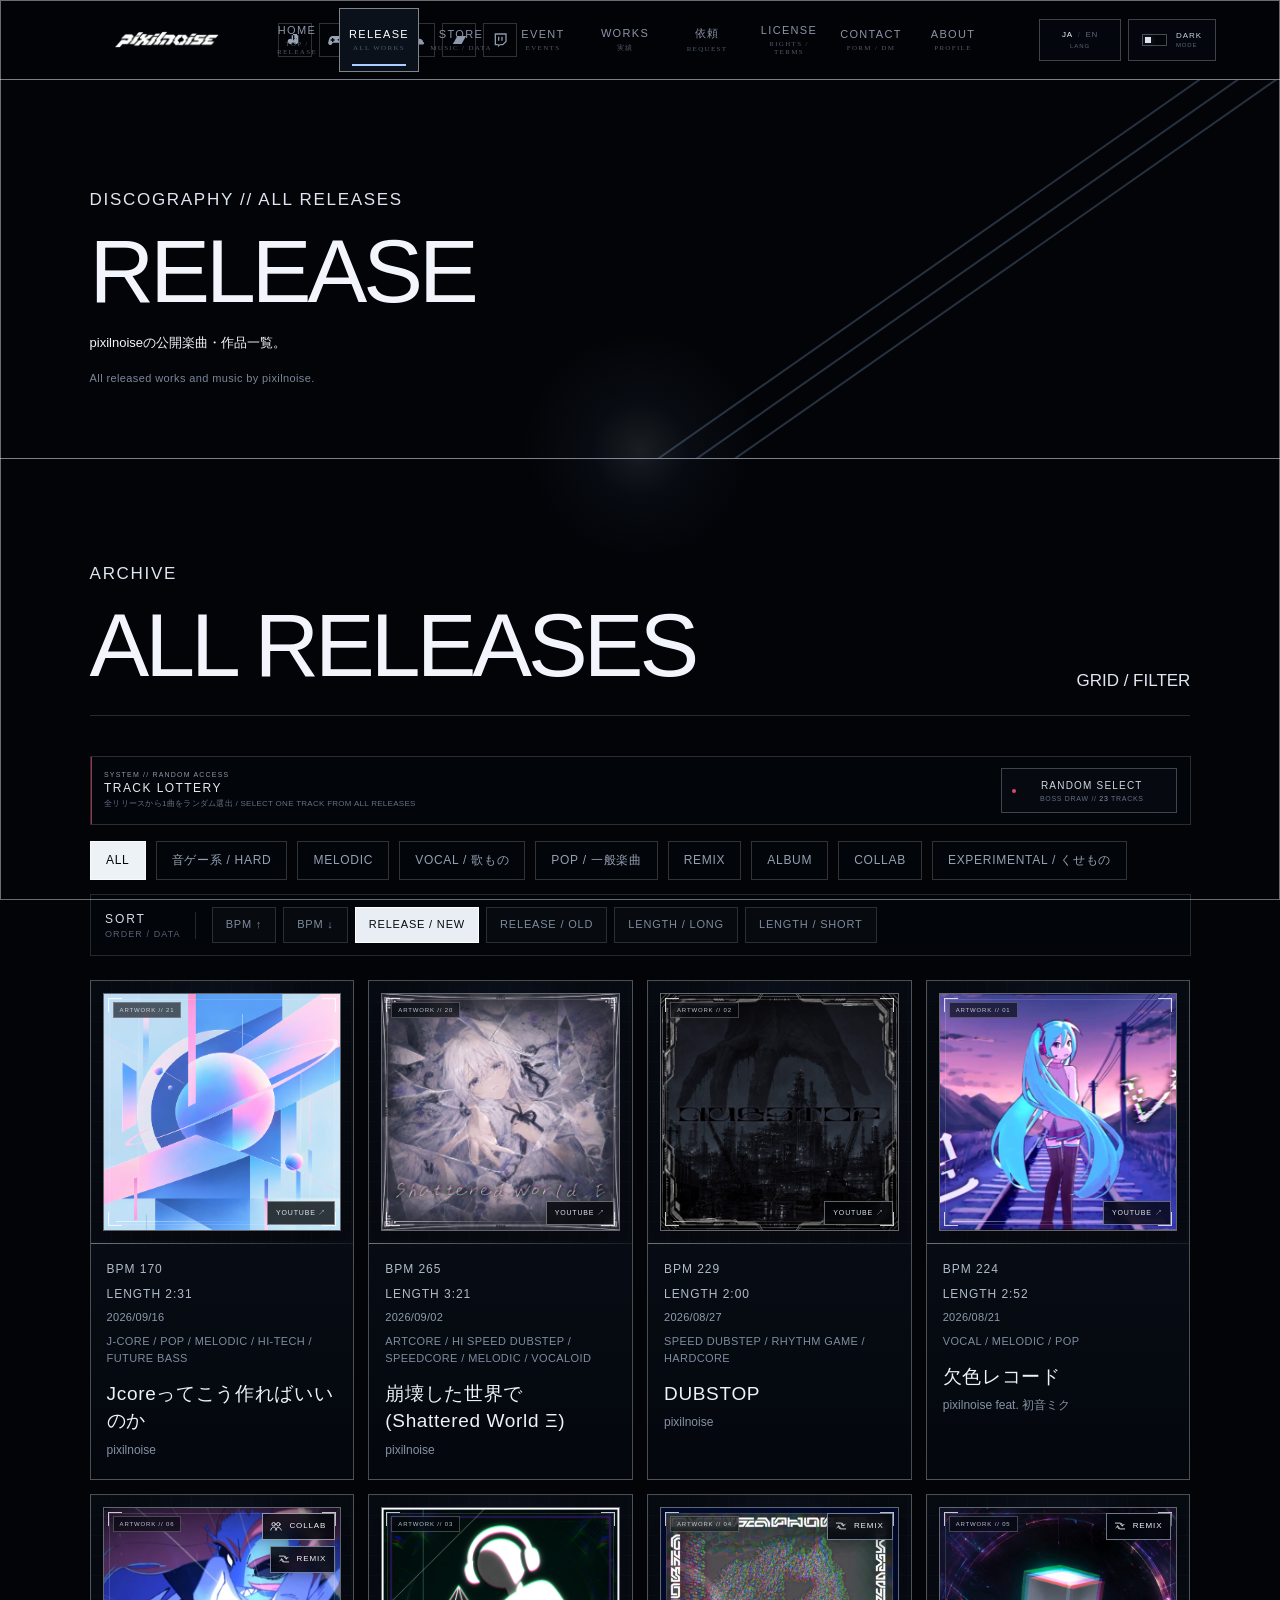
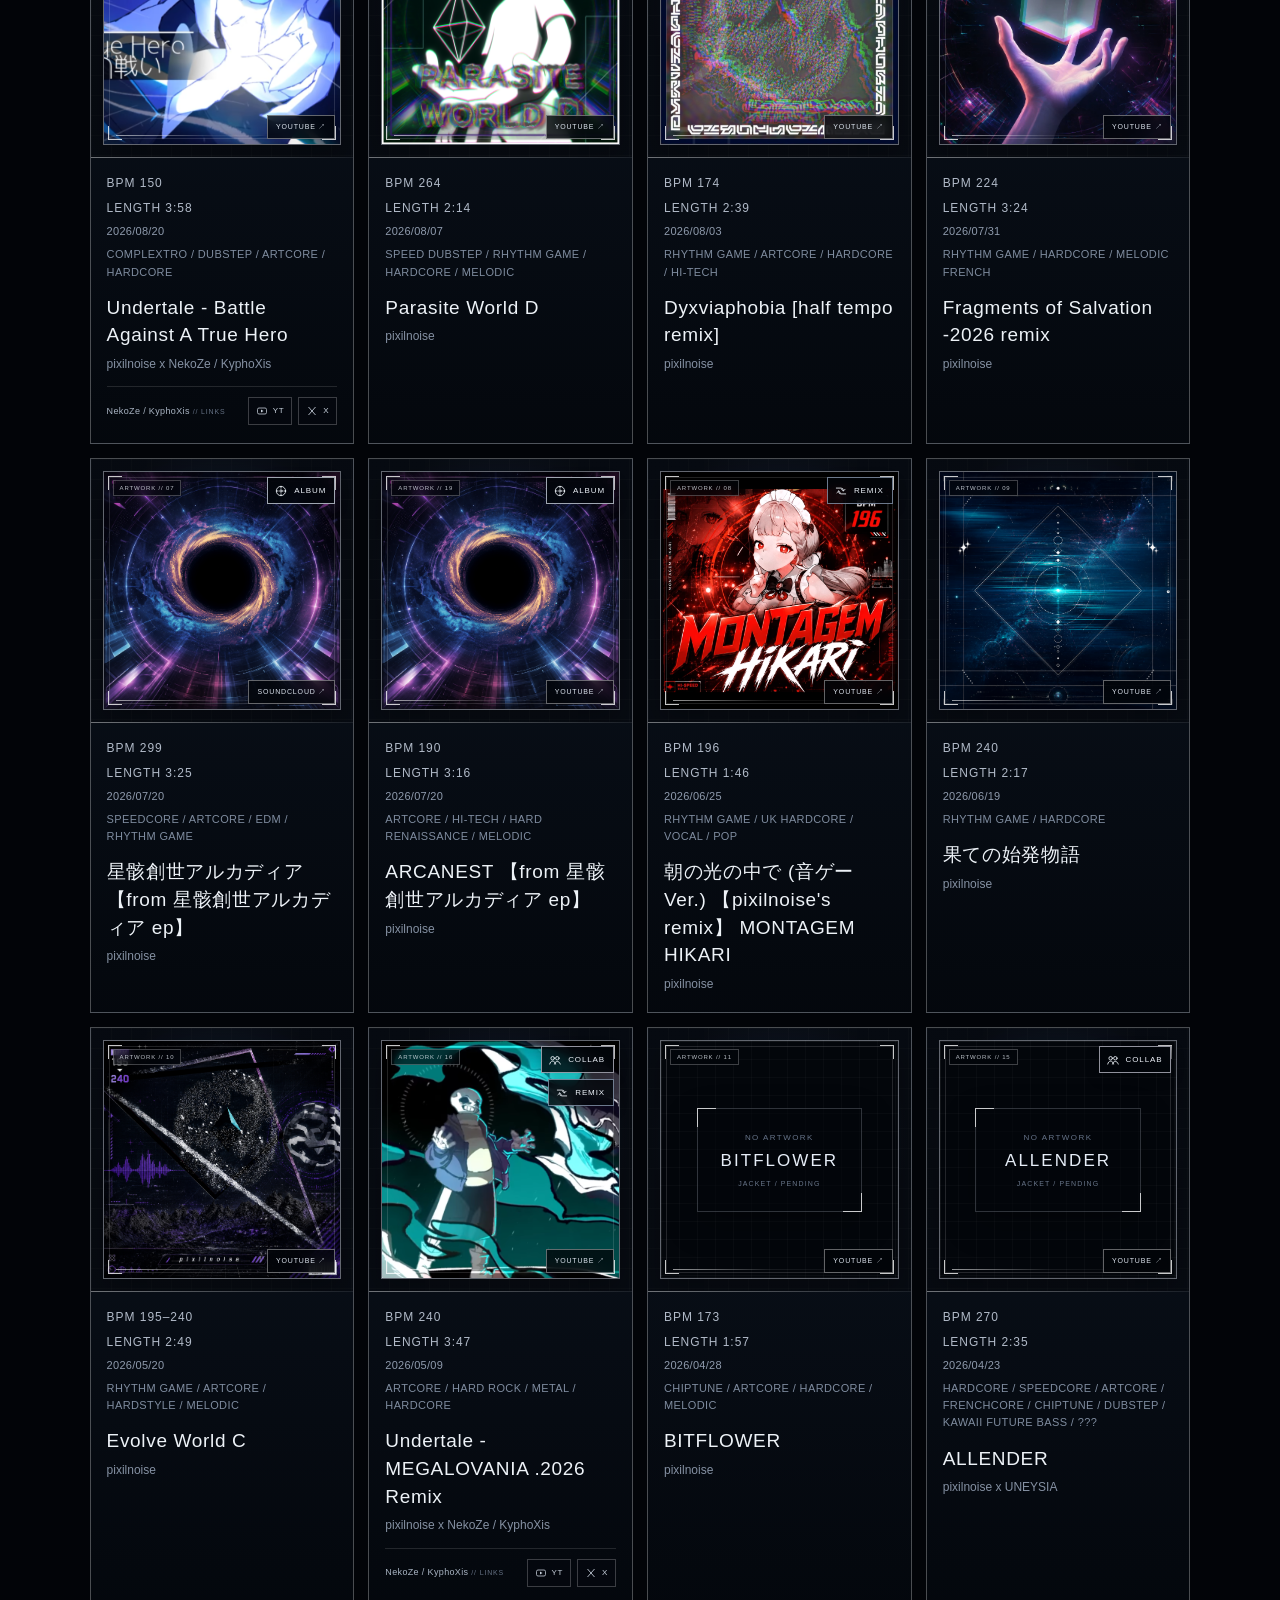
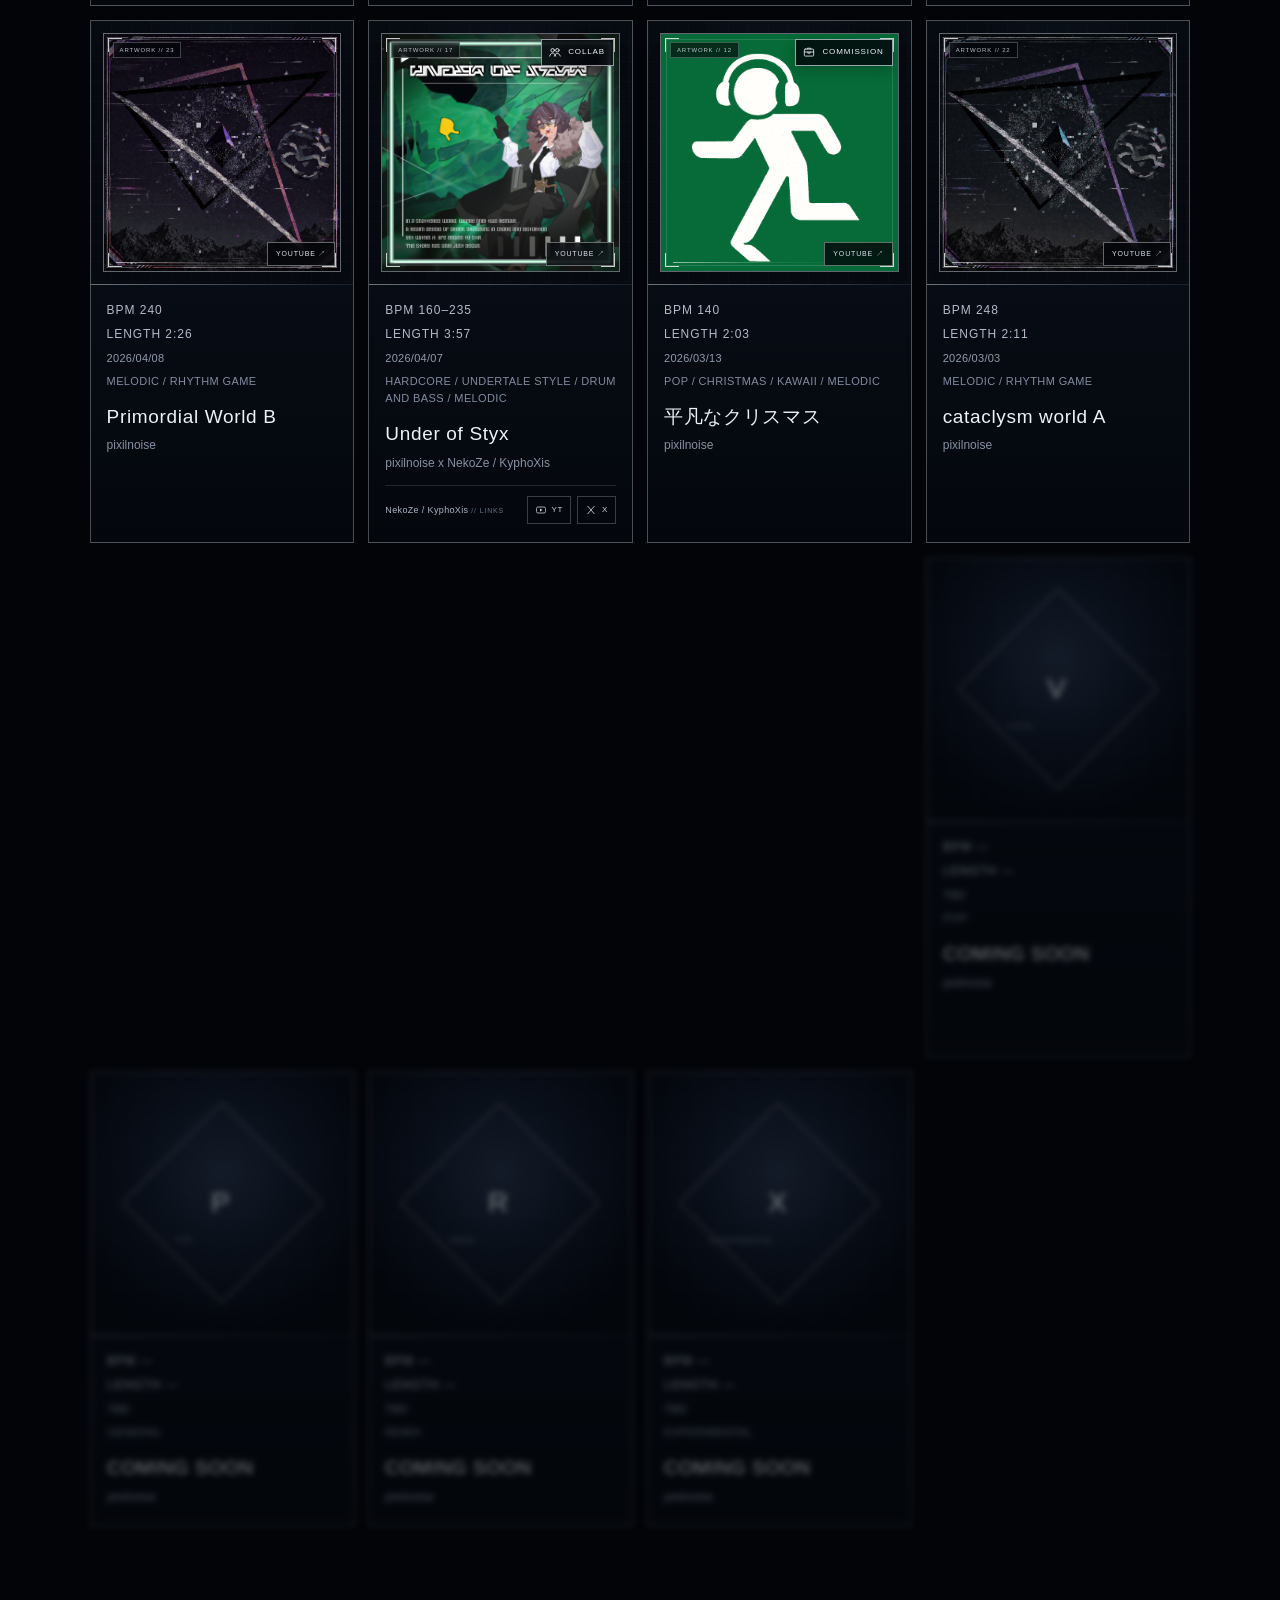
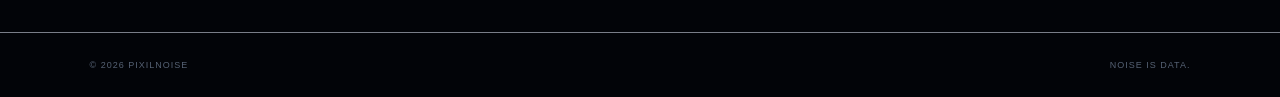
<file: release.html>
<!doctype html><html lang="ja"><head><meta charset="utf-8"><meta name="viewport" content="width=device-width,initial-scale=1"><title>pixilnoise // RELEASE</title><script>
(function(){
  try{
    document.documentElement.dataset.theme =
      localStorage.getItem('pixilnoise-theme-v2') === 'light' ? 'light' : 'dark';
  }catch(_){
    document.documentElement.dataset.theme = 'dark';
  }
})();
</script><script>
(function(){
  try{
    var lang=localStorage.getItem('pixilnoise-language-v1') === 'en' ? 'en' : 'ja';
    document.documentElement.dataset.lang=lang;
    document.documentElement.lang=lang;
  }catch(_){
    document.documentElement.dataset.lang='ja';
    document.documentElement.lang='ja';
  }
})();
</script><link rel="stylesheet" href="style.css">
<!-- OGP / FAVICON START -->
<meta name="description" content="pixilnoise Official Website. Music / Sound Design / Rhythm Game / Releases / Commissions.">
<meta property="og:title" content="pixilnoise // RELEASE">
<meta property="og:description" content="pixilnoise Official Website. Music / Sound Design / Rhythm Game / Releases / Commissions.">
<meta property="og:type" content="website">
<meta property="og:url" content="https://pixilnoise.github.io/pixilnoiseweb/release.html">
<meta property="og:site_name" content="pixilnoise">
<meta property="og:locale" content="ja_JP">
<meta property="og:image" content="https://pixilnoise.github.io/pixilnoiseweb/assets/branding/ogp.jpg">
<meta property="og:image:width" content="1200">
<meta property="og:image:height" content="630">
<meta property="og:image:alt" content="pixilnoise Official Website">
<meta name="twitter:card" content="summary_large_image">
<meta name="twitter:title" content="pixilnoise // RELEASE">
<meta name="twitter:description" content="pixilnoise Official Website. Music / Sound Design / Rhythm Game / Releases / Commissions.">
<meta name="twitter:image" content="https://pixilnoise.github.io/pixilnoiseweb/assets/branding/ogp.jpg">
<link rel="icon" type="image/png" href="assets/branding/favicon.png">
<link rel="apple-touch-icon" href="assets/branding/favicon.png">
<!-- OGP / FAVICON END -->
<link rel="stylesheet" href="assets/css/motion.css">
<style>
</style>
</head><body class="page-ready release-page"><div class="page-transition"></div><div class="stars" id="stars"></div><div class="cursor-glow" id="cursorGlow"></div><div class="noise"></div><header class="site-header">
<div class="brand-area">
  <a class="brand" href="index.html"><img class="logo" src="assets/branding/assets_logo.png" alt="pixilnoise"></a>
  <div class="social-links" aria-label="pixilnoise links">
    <a class="social-link youtube" href="https://www.youtube.com/@pix22C3" target="_blank" rel="noopener noreferrer" aria-label="MUSIC CH // YOUTUBE"><svg viewBox="0 0 24 24" aria-hidden="true"><path d="M9 3v11.2a4 4 0 1 1-2-3.46V5h10v9.2a4 4 0 1 1-2-3.46V3H9zm2 2v5h4V5h-4z"/></svg></a>
    <a class="social-link youtube" href="https://www.youtube.com/@pixilnoise3" target="_blank" rel="noopener noreferrer" aria-label="GAME CH // YOUTUBE"><svg viewBox="0 0 24 24" aria-hidden="true"><path d="M7 6h10c2.9 0 4.8 2.3 5.5 5.4l1 4.5c.4 1.8-.9 3.6-2.7 3.6-1 0-1.9-.5-2.4-1.3L16.7 16H7.3l-1.7 2.2C5 19 4.1 19.5 3.1 19.5c-1.8 0-3.1-1.8-2.7-3.6l1-4.5C2.1 8.3 4.1 6 7 6zm1 3H6v2H4v2h2v2h2v-2h2v-2H8V9zm7.5 1.5a1.25 1.25 0 1 0 0 2.5 1.25 1.25 0 0 0 0-2.5zm3-2a1.25 1.25 0 1 0 0 2.5 1.25 1.25 0 0 0 0-2.5z"/></svg></a>
    <a class="social-link xlink" href="https://x.com/pixilnoise" target="_blank" rel="noopener noreferrer" aria-label="X // TWITTER"><span aria-hidden="true" style="font-weight:700;font-size:15px;line-height:1">𝕏</span></a>
    <a class="social-link soundcloud" href="https://on.soundcloud.com/lHllIERUjJdaXayLD9" target="_blank" rel="noopener noreferrer" aria-label="SOUNDCLOUD"><svg viewBox="0 0 24 24" aria-hidden="true"><path d="M1 14.2c0-.8.6-1.5 1.4-1.6l.4-1.7c.1-.5.5-.8 1-.8s.9.3 1 .8l.3 1.2c.3-.1.6-.1.9-.1l.6-3c.1-.5.5-.8 1-.8s.9.3 1 .8l.5 2.7c.3-.3.7-.6 1.1-.8l.7-3.6c.1-.5.5-.8 1-.8s.9.3 1 .8l.5 3.1c.3-.1.7-.1 1-.1 2.8 0 5.1 2.1 5.4 4.8.8.2 1.4.9 1.4 1.8 0 1-.8 1.8-1.8 1.8H3c-1.1 0-2-.9-2-2v-.5c0-.1 0-.2 0-.3z"/></svg></a>
    <a class="social-link bandcamp" href="https://pixilnoise.bandcamp.com" target="_blank" rel="noopener noreferrer" aria-label="BANDCAMP"><svg viewBox="0 0 24 24" aria-hidden="true"><path d="M2 18h13.2l6.8-12H8.8L2 18z"/></svg></a>
    <a class="social-link twitch" href="https://www.twitch.tv/pixilnoise" target="_blank" rel="noopener noreferrer" aria-label="TWITCH"><svg viewBox="0 0 24 24" aria-hidden="true"><path d="M4 2h18v12.5L16.5 20H12l-3 3v-3H4V2zm2 2v14h4v2l2-2h3.7l4.3-4.3V4H6zm3 3h2v6H9V7zm5 0h2v6h-2V7z"/></svg></a>
  </div>
</div><button class="mobile-menu-toggle" type="button" aria-controls="mobileMenu" aria-expanded="false" aria-label="メニューを開く">
  <span>MENU</span><i></i><i></i>
</button><nav class="nav"><a class="" href="index.html">HOME<small>TOP / RELEASE</small></a><a class="active" href="release.html">RELEASE<small>ALL WORKS</small></a><a class="" href="store.html">STORE<small>MUSIC / DATA</small></a><a class="" href="event.html">EVENT<small>EVENTS</small></a><a class="" href="works.html">WORKS<small>実績</small></a><a class="" href="request.html">依頼<small>REQUEST</small></a><a class="" href="license.html">LICENSE<small>RIGHTS / TERMS</small></a><a class="" href="contact.html">CONTACT<small>FORM / DM</small></a><a class="" href="about.html">ABOUT<small>PROFILE</small></a></nav><div class="header-controls"><button class="language-toggle" type="button" data-language-toggle aria-pressed="false" aria-label="Switch to English">
  <span class="language-toggle-main" aria-hidden="true"><b class="lang-ja">JA</b><i>/</i><b class="lang-en">EN</b></span>
  <small>LANG</small>
</button><button class="theme-toggle" type="button" data-theme-toggle aria-pressed="false" aria-label="ライトモードに切り替える / Switch to light mode">
  <span class="theme-toggle-track" aria-hidden="true"><i></i></span>
  <span class="theme-toggle-copy"><b data-theme-label>DARK</b><small>MODE</small></span>
</button></div></header><div class="mobile-menu-panel" id="mobileMenu" aria-hidden="true">
  <div class="mobile-menu-inner">
    <div class="mobile-menu-head">
      <span>MENU // NAVIGATION</span>
      <button class="mobile-menu-close" type="button" aria-label="メニューを閉じる">CLOSE ×</button>
    </div>
    <nav class="mobile-menu-nav" aria-label="Mobile navigation"><a class="" href="index.html">HOME<small>TOP / RELEASE</small></a><a class="active" href="release.html">RELEASE<small>ALL WORKS</small></a><a class="" href="store.html">STORE<small>MUSIC / DATA</small></a><a class="" href="event.html">EVENT<small>EVENTS</small></a><a class="" href="works.html">WORKS<small>実績</small></a><a class="" href="request.html">依頼<small>REQUEST</small></a><a class="" href="license.html">LICENSE<small>RIGHTS / TERMS</small></a><a class="" href="contact.html">CONTACT<small>FORM / DM</small></a><a class="" href="about.html">ABOUT<small>PROFILE</small></a></nav>
    <div class="mobile-menu-socials" aria-label="pixilnoise social links">
    <a class="social-link youtube" href="https://www.youtube.com/@pix22C3" target="_blank" rel="noopener noreferrer" aria-label="MUSIC CH // YOUTUBE"><svg viewBox="0 0 24 24" aria-hidden="true"><path d="M9 3v11.2a4 4 0 1 1-2-3.46V5h10v9.2a4 4 0 1 1-2-3.46V3H9zm2 2v5h4V5h-4z"/></svg></a>
    <a class="social-link youtube" href="https://www.youtube.com/@pixilnoise3" target="_blank" rel="noopener noreferrer" aria-label="GAME CH // YOUTUBE"><svg viewBox="0 0 24 24" aria-hidden="true"><path d="M7 6h10c2.9 0 4.8 2.3 5.5 5.4l1 4.5c.4 1.8-.9 3.6-2.7 3.6-1 0-1.9-.5-2.4-1.3L16.7 16H7.3l-1.7 2.2C5 19 4.1 19.5 3.1 19.5c-1.8 0-3.1-1.8-2.7-3.6l1-4.5C2.1 8.3 4.1 6 7 6zm1 3H6v2H4v2h2v2h2v-2h2v-2H8V9zm7.5 1.5a1.25 1.25 0 1 0 0 2.5 1.25 1.25 0 0 0 0-2.5zm3-2a1.25 1.25 0 1 0 0 2.5 1.25 1.25 0 0 0 0-2.5z"/></svg></a>
    <a class="social-link xlink" href="https://x.com/pixilnoise" target="_blank" rel="noopener noreferrer" aria-label="X // TWITTER"><span aria-hidden="true" style="font-weight:700;font-size:15px;line-height:1">𝕏</span></a>
    <a class="social-link soundcloud" href="https://on.soundcloud.com/lHllIERUjJdaXayLD9" target="_blank" rel="noopener noreferrer" aria-label="SOUNDCLOUD"><svg viewBox="0 0 24 24" aria-hidden="true"><path d="M1 14.2c0-.8.6-1.5 1.4-1.6l.4-1.7c.1-.5.5-.8 1-.8s.9.3 1 .8l.3 1.2c.3-.1.6-.1.9-.1l.6-3c.1-.5.5-.8 1-.8s.9.3 1 .8l.5 2.7c.3-.3.7-.6 1.1-.8l.7-3.6c.1-.5.5-.8 1-.8s.9.3 1 .8l.5 3.1c.3-.1.7-.1 1-.1 2.8 0 5.1 2.1 5.4 4.8.8.2 1.4.9 1.4 1.8 0 1-.8 1.8-1.8 1.8H3c-1.1 0-2-.9-2-2v-.5c0-.1 0-.2 0-.3z"/></svg></a>
    <a class="social-link bandcamp" href="https://pixilnoise.bandcamp.com" target="_blank" rel="noopener noreferrer" aria-label="BANDCAMP"><svg viewBox="0 0 24 24" aria-hidden="true"><path d="M2 18h13.2l6.8-12H8.8L2 18z"/></svg></a>
    <a class="social-link twitch" href="https://www.twitch.tv/pixilnoise" target="_blank" rel="noopener noreferrer" aria-label="TWITCH"><svg viewBox="0 0 24 24" aria-hidden="true"><path d="M4 2h18v12.5L16.5 20H12l-3 3v-3H4V2zm2 2v14h4v2l2-2h3.7l4.3-4.3V4H6zm3 3h2v6H9V7zm5 0h2v6h-2V7z"/></svg></a>
  </div>
    <div class="mobile-menu-foot">PIXILNOISE // CREATIVE SYSTEM 001</div>
  </div>
</div>
<main>
  <section class="pagehero reveal-on-scroll release-pagehero">
    <p class="eyebrow digital delayed d1">DISCOGRAPHY // ALL RELEASES</p>
    <h1 class="digital delayed d2">RELEASE</h1>
    <p class="delayed d3">pixilnoiseの公開楽曲・作品一覧。</p>
    <span class="release-page-en delayed d4">All released works and music by pixilnoise.</span>
  </section>

  
<section class="section reveal-on-scroll release-library">
  <div class="section-head">
    <div>
      <p class="eyebrow digital">ARCHIVE</p>
      <h2 class="digital">ALL RELEASES</h2>
    </div>
    <span class="link">GRID / FILTER</span>
  </div>

  <div class="release-random-panel reveal-on-scroll" aria-label="Random release selector">
    <div class="release-random-copy">
      <span class="release-random-kicker">SYSTEM // RANDOM ACCESS</span>
      <strong>TRACK LOTTERY</strong>
      <small>全リリースから1曲をランダム選出 / SELECT ONE TRACK FROM ALL RELEASES</small>
    </div>
    <button class="release-random-btn" id="randomSelectBtn" type="button">
      <span class="release-random-btn-signal" aria-hidden="true"></span>
      <span class="release-random-btn-main">RANDOM SELECT</span>
      <small>BOSS DRAW // <b id="randomTrackCount">--</b> TRACKS</small>
    </button>
  </div>

  <div class="release-filter-bar reveal-on-scroll" role="tablist" aria-label="Release category filter">
    <button class="release-filter-btn active" type="button" data-filter="all">ALL</button>
    <button class="release-filter-btn" type="button" data-filter="hard">音ゲー系 / HARD</button>
    <button class="release-filter-btn" type="button" data-filter="melodic">MELODIC</button>
    <button class="release-filter-btn" type="button" data-filter="vocal">VOCAL / 歌もの</button>
    <button class="release-filter-btn" type="button" data-filter="pop">POP / 一般楽曲</button>
    <button class="release-filter-btn" type="button" data-filter="remix">REMIX</button>
    <button class="release-filter-btn" type="button" data-filter="album">ALBUM</button>
    <button class="release-filter-btn" type="button" data-filter="collab">COLLAB</button>
    <button class="release-filter-btn" type="button" data-filter="experimental">EXPERIMENTAL / くせもの</button>
  </div>

  <div class="release-sort-wrap reveal-on-scroll" aria-label="Release sorting">
    <div class="release-sort-label">
      <span>SORT</span>
      <small>ORDER / DATA</small>
    </div>
    <div class="release-sort-bar">
      <button class="release-sort-btn" type="button" data-sort="bpm-asc">BPM ↑</button>
      <button class="release-sort-btn" type="button" data-sort="bpm-desc">BPM ↓</button>
      <button class="release-sort-btn active" type="button" data-sort="date-desc">RELEASE / NEW</button>
      <button class="release-sort-btn" type="button" data-sort="date-asc">RELEASE / OLD</button>
      <button class="release-sort-btn" type="button" data-sort="duration-desc">LENGTH / LONG</button>
      <button class="release-sort-btn" type="button" data-sort="duration-asc">LENGTH / SHORT</button>
    </div>
  </div>

  <div class="release-library-grid" id="releaseGrid">

    <a class="release-library-card reveal-on-scroll card-float release-external-link"
       data-categories="hard melodic pop"
       data-bpm="170"
       data-date="2026-09-16"
       data-duration="151"
       href="https://youtu.be/b2RIRwc6P-I"
       target="_blank"
       rel="noopener noreferrer"
       aria-label="Jcoreってこう作ればいいのかをYouTubeで聴く">
      <div class="release-library-art release-library-art-image">
        <div class="jacket-ui-frame">
          <span class="jacket-ui-code" aria-hidden="true">ARTWORK // 21</span>
          <span class="jacket-ui-corner tl" aria-hidden="true"></span>
          <span class="jacket-ui-corner tr" aria-hidden="true"></span>
          <span class="jacket-ui-corner bl" aria-hidden="true"></span>
          <span class="jacket-ui-corner br" aria-hidden="true"></span>
          <img src="assets/releases/jcore_tte_kou_tsukureba_iinoka.png" alt="Jcoreってこう作ればいいのか ジャケット">
        </div>
        <span class="release-open-mark">YOUTUBE ↗</span>
      </div>
      <div class="release-library-divider"></div>
      <div class="release-library-info">
        <div class="release-library-meta-top">
          <span class="release-bpm">BPM 170</span>
          <span class="release-length">LENGTH 2:31</span>
          <span class="release-date">2026/09/16</span>
          <span class="release-genre">J-CORE / POP / MELODIC / HI-TECH / FUTURE BASS</span>
        </div>
        <h3>Jcoreってこう作ればいいのか</h3>
        <p>pixilnoise</p>
      </div>
    </a>


    <a class="release-library-card reveal-on-scroll card-float release-external-link"
       data-categories="hard melodic vocal"
       data-bpm="265"
       data-date="2026-09-02"
       data-duration="201"
       href="https://youtu.be/QFfQT0P9VlU?list=RDQFfQT0P9VlU"
       target="_blank"
       rel="noopener noreferrer"
       aria-label="崩壊した世界で (Shattered World Ξ)をYouTubeで聴く">
      <div class="release-library-art release-library-art-image">
        <div class="jacket-ui-frame">
          <span class="jacket-ui-code" aria-hidden="true">ARTWORK // 20</span>
          <span class="jacket-ui-corner tl" aria-hidden="true"></span>
          <span class="jacket-ui-corner tr" aria-hidden="true"></span>
          <span class="jacket-ui-corner bl" aria-hidden="true"></span>
          <span class="jacket-ui-corner br" aria-hidden="true"></span>
          <img src="assets/releases/shattered_world_e.jpg" alt="崩壊した世界で (Shattered World Ξ) ジャケット">
        </div>
        <span class="release-open-mark">YOUTUBE ↗</span>
      </div>
      <div class="release-library-divider"></div>
      <div class="release-library-info">
        <div class="release-library-meta-top">
          <span class="release-bpm">BPM 265</span>
          <span class="release-length">LENGTH 3:21</span>
          <span class="release-date">2026/09/02</span>
          <span class="release-genre">ARTCORE / HI SPEED DUBSTEP / SPEEDCORE / MELODIC / VOCALOID</span>
        </div>
        <h3>崩壊した世界で (Shattered World Ξ)</h3>
        <p>pixilnoise</p>
      </div>
    </a>


    <a class="release-library-card reveal-on-scroll card-float release-external-link"
       data-categories="hard"
       data-bpm="229"
       data-date="2026-08-27"
       data-duration="120"
       href="https://youtu.be/JBkb0LcE-eU"
       target="_blank"
       rel="noopener noreferrer"
       aria-label="DUBSTOPをYoutubeで聴く">
      <div class="release-library-art release-library-art-image">
        <div class="jacket-ui-frame">
          <span class="jacket-ui-code" aria-hidden="true">ARTWORK // 02</span>
          <span class="jacket-ui-corner tl" aria-hidden="true"></span>
          <span class="jacket-ui-corner tr" aria-hidden="true"></span>
          <span class="jacket-ui-corner bl" aria-hidden="true"></span>
          <span class="jacket-ui-corner br" aria-hidden="true"></span>
          <img src="assets/releases/dubstop.jpg" alt="DUBSTOP ジャケット">
        </div>
        
        <span class="release-open-mark">YOUTUBE ↗</span>
      </div>
      <div class="release-library-divider"></div>
      <div class="release-library-info">
        <div class="release-library-meta-top">
          <span class="release-bpm">BPM 229</span>
          <span class="release-length">LENGTH 2:00</span>
          <span class="release-date">2026/08/27</span>
          <span class="release-genre">SPEED DUBSTEP / RHYTHM GAME / HARDCORE</span>
        </div>
        <h3>DUBSTOP</h3>
        <p>pixilnoise</p>
      </div>
    </a>

    <a class="release-library-card reveal-on-scroll card-float release-external-link"
       data-categories="melodic vocal pop"
       data-bpm="224"
       data-date="2026-08-21"
       data-duration="172"
       href="https://youtu.be/y5rzn70TR84"
       target="_blank"
       rel="noopener noreferrer"
       aria-label="欠色レコードをYoutubeで聴く">
      <div class="release-library-art release-library-art-image">
        <div class="jacket-ui-frame">
          <span class="jacket-ui-code" aria-hidden="true">ARTWORK // 01</span>
          <span class="jacket-ui-corner tl" aria-hidden="true"></span>
          <span class="jacket-ui-corner tr" aria-hidden="true"></span>
          <span class="jacket-ui-corner bl" aria-hidden="true"></span>
          <span class="jacket-ui-corner br" aria-hidden="true"></span>
          <img src="assets/releases/kesshoku_record.jpg" alt="欠色レコード ジャケット">
        </div>
        
        <span class="release-open-mark">YOUTUBE ↗</span>
      </div>
      <div class="release-library-divider"></div>
      <div class="release-library-info">
        <div class="release-library-meta-top">
          <span class="release-bpm">BPM 224</span>
          <span class="release-length">LENGTH 2:52</span>
          <span class="release-date">2026/08/21</span>
          <span class="release-genre">VOCAL / MELODIC / POP</span>
        </div>
        <h3>欠色レコード</h3>
        <p>pixilnoise feat. 初音ミク</p>
      </div>
    </a>

    <article class="release-library-card reveal-on-scroll card-float release-external-link release-card-with-links"
       data-categories="hard melodic remix collab"
       data-bpm="150"
       data-date="2026-08-20"
       data-duration="238">
      <a class="release-card-primary-link" href="https://youtu.be/Dp66_u_CBSA?list=RDMM" target="_blank" rel="noopener noreferrer" aria-label="Undertale - Battle Against A True HeroをYouTubeで聴く"></a>
      <div class="release-library-art release-library-art-image">
        <div class="jacket-ui-frame">
          <span class="jacket-ui-code" aria-hidden="true">ARTWORK // 06</span>
          <span class="jacket-ui-corner tl" aria-hidden="true"></span>
          <span class="jacket-ui-corner tr" aria-hidden="true"></span>
          <span class="jacket-ui-corner bl" aria-hidden="true"></span>
          <span class="jacket-ui-corner br" aria-hidden="true"></span>
          <img src="assets/releases/undertale_true_hero_remix.png" alt="Undertale - Battle Against A True Hero ジャケット">
        </div>
        <div class="release-type-badges" aria-label="Release type"><span class="release-type-badge is-collab"><svg viewBox="0 0 24 24" aria-hidden="true"><circle cx="8" cy="9" r="3"/><circle cx="16" cy="9" r="3"/><path d="M3 19c.6-3.1 2.3-5 5-5s4.4 1.9 5 5"/><path d="M11 19c.5-2.6 2.2-4.4 5-4.4 2.4 0 4 1.4 5 4.4"/></svg><span>COLLAB</span></span><span class="release-type-badge is-remix"><svg viewBox="0 0 24 24" aria-hidden="true"><path d="M4 7h8a4 4 0 0 1 4 4v1"/><path d="m13 9 3 3 3-3"/><path d="M20 17h-8a4 4 0 0 1-4-4v-1"/><path d="m11 15-3-3-3 3"/></svg><span>REMIX</span></span></div>
        <span class="release-open-mark">YOUTUBE ↗</span>
      </div>
      <div class="release-library-divider"></div>
      <div class="release-library-info">
        <div class="release-library-meta-top">
          <span class="release-bpm">BPM 150</span>
          <span class="release-length">LENGTH 3:58</span>
          <span class="release-date">2026/08/20</span>
          <span class="release-genre">COMPLEXTRO / DUBSTEP / ARTCORE / HARDCORE</span>
        </div>
        <h3>Undertale - Battle Against A True Hero</h3>
        <p>pixilnoise x NekoZe / KyphoXis</p>
        <div class="release-collab-links" aria-label="NekoZe / KyphoXis social links">
          <span class="release-collab-links-name">NekoZe / KyphoXis <small>// LINKS</small></span>
          <div class="release-collab-links-actions">
            <a class="release-collab-link is-youtube" href="https://www.youtube.com/@KyphoX1s" target="_blank" rel="noopener noreferrer" aria-label="NekoZe / KyphoXis YouTube" title="NekoZe / KyphoXis // YouTube"><svg viewBox="0 0 24 24" aria-hidden="true"><rect x="3" y="6" width="18" height="12" rx="3"></rect><path d="M10 9l5 3-5 3z"></path></svg><span>YT</span></a>
            <a class="release-collab-link is-x" href="https://x.com/_4vvay" target="_blank" rel="noopener noreferrer" aria-label="NekoZe / KyphoXis X" title="NekoZe / KyphoXis // X"><svg viewBox="0 0 24 24" aria-hidden="true" class="collab-x-svg"><path d="M5 4l14 16M19 4L5 20"></path></svg><span>X</span></a>
          </div>
        </div>
      </div>
    </article>

    <a class="release-library-card reveal-on-scroll card-float release-external-link"
       data-categories="hard melodic"
       data-bpm="264"
       data-date="2026-08-07"
       data-duration="134"
       href="https://youtu.be/fEStcZG-qLk"
       target="_blank"
       rel="noopener noreferrer"
       aria-label="Parasite World DをYoutubeで聴く">
      <div class="release-library-art release-library-art-image">
        <div class="jacket-ui-frame">
          <span class="jacket-ui-code" aria-hidden="true">ARTWORK // 03</span>
          <span class="jacket-ui-corner tl" aria-hidden="true"></span>
          <span class="jacket-ui-corner tr" aria-hidden="true"></span>
          <span class="jacket-ui-corner bl" aria-hidden="true"></span>
          <span class="jacket-ui-corner br" aria-hidden="true"></span>
          <img src="assets/releases/parasite_world_d.png" alt="Parasite World D ジャケット">
        </div>
        
        <span class="release-open-mark">YOUTUBE ↗</span>
      </div>
      <div class="release-library-divider"></div>
      <div class="release-library-info">
        <div class="release-library-meta-top">
          <span class="release-bpm">BPM 264</span>
          <span class="release-length">LENGTH 2:14</span>
          <span class="release-date">2026/08/07</span>
          <span class="release-genre">SPEED DUBSTEP / RHYTHM GAME / HARDCORE / MELODIC</span>
        </div>
        <h3>Parasite World D</h3>
        <p>pixilnoise</p>
      </div>
    </a>

    <a class="release-library-card reveal-on-scroll card-float release-external-link"
       data-categories="hard melodic remix"
       data-bpm="174"
       data-date="2026-08-03"
       data-duration="159"
       href="https://youtu.be/dXakmXY6OOI"
       target="_blank"
       rel="noopener noreferrer"
       aria-label="Dyxviaphobia [half tempo remix]をYoutubeで聴く">
      <div class="release-library-art release-library-art-image">
        <div class="jacket-ui-frame">
          <span class="jacket-ui-code" aria-hidden="true">ARTWORK // 04</span>
          <span class="jacket-ui-corner tl" aria-hidden="true"></span>
          <span class="jacket-ui-corner tr" aria-hidden="true"></span>
          <span class="jacket-ui-corner bl" aria-hidden="true"></span>
          <span class="jacket-ui-corner br" aria-hidden="true"></span>
          <img src="assets/releases/dyxviaphobia_half_tempo_remix.png" alt="Dyxviaphobia half tempo remix ジャケット">
        </div>
        <div class="release-type-badges" aria-label="Release type"><span class="release-type-badge is-remix"><svg viewBox="0 0 24 24" aria-hidden="true"><path d="M4 7h8a4 4 0 0 1 4 4v1"/><path d="m13 9 3 3 3-3"/><path d="M20 17h-8a4 4 0 0 1-4-4v-1"/><path d="m11 15-3-3-3 3"/></svg><span>REMIX</span></span></div>
        <span class="release-open-mark">YOUTUBE ↗</span>
      </div>
      <div class="release-library-divider"></div>
      <div class="release-library-info">
        <div class="release-library-meta-top">
          <span class="release-bpm">BPM 174</span>
          <span class="release-length">LENGTH 2:39</span>
          <span class="release-date">2026/08/03</span>
          <span class="release-genre">RHYTHM GAME / ARTCORE / HARDCORE / HI-TECH</span>
        </div>
        <h3>Dyxviaphobia [half tempo remix]</h3>
        <p>pixilnoise</p>
      </div>
    </a>

    <a class="release-library-card reveal-on-scroll card-float release-external-link"
       data-categories="hard melodic remix"
       data-bpm="224"
       data-date="2026-07-31"
       data-duration="204"
       href="https://youtu.be/OnFlaVZxaSQ?si=GApTQfTY8YTU6k0n"
       target="_blank"
       rel="noopener noreferrer"
       aria-label="Fragments of Salvation -2026 remixをYoutubeで聴く">
      <div class="release-library-art release-library-art-image">
        <div class="jacket-ui-frame">
          <span class="jacket-ui-code" aria-hidden="true">ARTWORK // 05</span>
          <span class="jacket-ui-corner tl" aria-hidden="true"></span>
          <span class="jacket-ui-corner tr" aria-hidden="true"></span>
          <span class="jacket-ui-corner bl" aria-hidden="true"></span>
          <span class="jacket-ui-corner br" aria-hidden="true"></span>
          <img src="assets/releases/fragments_salvation_2026_remix.png" alt="Fragments of Salvation -2026 remix ジャケット">
        </div>
        <div class="release-type-badges" aria-label="Release type"><span class="release-type-badge is-remix"><svg viewBox="0 0 24 24" aria-hidden="true"><path d="M4 7h8a4 4 0 0 1 4 4v1"/><path d="m13 9 3 3 3-3"/><path d="M20 17h-8a4 4 0 0 1-4-4v-1"/><path d="m11 15-3-3-3 3"/></svg><span>REMIX</span></span></div>
        <span class="release-open-mark">YOUTUBE ↗</span>
      </div>
      <div class="release-library-divider"></div>
      <div class="release-library-info">
        <div class="release-library-meta-top">
          <span class="release-bpm">BPM 224</span>
          <span class="release-length">LENGTH 3:24</span>
          <span class="release-date">2026/07/31</span>
          <span class="release-genre">RHYTHM GAME / HARDCORE / MELODIC FRENCH</span>
        </div>
        <h3>Fragments of Salvation -2026 remix</h3>
        <p>pixilnoise</p>
      </div>
    </a>

    <a class="release-library-card reveal-on-scroll card-float release-external-link"
       data-categories="hard melodic album"
       data-bpm="299"
       data-date="2026-07-20"
       data-duration="205"
       href="https://on.soundcloud.com/74Iy4SH6qjo4Yr2tUO"
       target="_blank"
       rel="noopener noreferrer"
       aria-label="星骸創世アルカディア 【from 星骸創世アルカディア ep】をSoundcloudで聴く">
      <div class="release-library-art release-library-art-image">
        <div class="jacket-ui-frame">
          <span class="jacket-ui-code" aria-hidden="true">ARTWORK // 07</span>
          <span class="jacket-ui-corner tl" aria-hidden="true"></span>
          <span class="jacket-ui-corner tr" aria-hidden="true"></span>
          <span class="jacket-ui-corner bl" aria-hidden="true"></span>
          <span class="jacket-ui-corner br" aria-hidden="true"></span>
          <img src="assets/releases/arcadia_ep.png" alt="星骸創世アルカディア ジャケット">
        </div>
        <div class="release-type-badges" aria-label="Release type"><span class="release-type-badge is-album"><svg viewBox="0 0 24 24" aria-hidden="true"><circle cx="12" cy="12" r="8"/><circle cx="12" cy="12" r="2"/><path d="M12 4v3M20 12h-3M12 20v-3M4 12h3"/></svg><span>ALBUM</span></span></div>
        <span class="release-open-mark">SOUNDCLOUD ↗</span>
      </div>
      <div class="release-library-divider"></div>
      <div class="release-library-info">
        <div class="release-library-meta-top">
          <span class="release-bpm">BPM 299</span>
          <span class="release-length">LENGTH 3:25</span>
          <span class="release-date">2026/07/20</span>
          <span class="release-genre">SPEEDCORE / ARTCORE / EDM / RHYTHM GAME</span>
        </div>
        <h3>星骸創世アルカディア 【from 星骸創世アルカディア ep】</h3>
        <p>pixilnoise</p>
      </div>
    </a>

    <a class="release-library-card reveal-on-scroll card-float release-external-link"
       data-categories="hard melodic album"
       data-bpm="190"
       data-date="2026-07-20"
       data-duration="196"
       href="https://youtu.be/ynapG89bZLQ"
       target="_blank"
       rel="noopener noreferrer"
       aria-label="ARCANEST 【from 星骸創世アルカディア ep】をYouTubeで聴く">
      <div class="release-library-art release-library-art-image">
        <div class="jacket-ui-frame">
          <span class="jacket-ui-code" aria-hidden="true">ARTWORK // 19</span>
          <span class="jacket-ui-corner tl" aria-hidden="true"></span>
          <span class="jacket-ui-corner tr" aria-hidden="true"></span>
          <span class="jacket-ui-corner bl" aria-hidden="true"></span>
          <span class="jacket-ui-corner br" aria-hidden="true"></span>
          <img src="assets/releases/arcadia_ep.png" alt="ARCANEST 【from 星骸創世アルカディア ep】 ジャケット">
        </div>
        <div class="release-type-badges" aria-label="Release type"><span class="release-type-badge is-album"><svg viewBox="0 0 24 24" aria-hidden="true"><circle cx="12" cy="12" r="8"/><circle cx="12" cy="12" r="2"/><path d="M12 4v3M20 12h-3M12 20v-3M4 12h3"/></svg><span>ALBUM</span></span></div>
        <span class="release-open-mark">YOUTUBE ↗</span>
      </div>
      <div class="release-library-divider"></div>
      <div class="release-library-info">
        <div class="release-library-meta-top">
          <span class="release-bpm">BPM 190</span>
          <span class="release-length">LENGTH 3:16</span>
          <span class="release-date">2026/07/20</span>
          <span class="release-genre">ARTCORE / HI-TECH / HARD RENAISSANCE / MELODIC</span>
        </div>
        <h3>ARCANEST 【from 星骸創世アルカディア ep】</h3>
        <p>pixilnoise</p>
      </div>
    </a>


    <a class="release-library-card reveal-on-scroll card-float release-external-link"
       data-categories="hard vocal pop remix"
       data-bpm="196"
       data-date="2026-06-25"
       data-duration="106"
       href="https://youtu.be/jp-5TeGydFA"
       target="_blank"
       rel="noopener noreferrer"
       aria-label="朝の光の中で (音ゲー Ver.) 【pixilnoise's remix】 MONTAGEM HIKARIをYouTubeで聴く">
      <div class="release-library-art release-library-art-image">
        <div class="jacket-ui-frame">
          <span class="jacket-ui-code" aria-hidden="true">ARTWORK // 08</span>
          <span class="jacket-ui-corner tl" aria-hidden="true"></span>
          <span class="jacket-ui-corner tr" aria-hidden="true"></span>
          <span class="jacket-ui-corner bl" aria-hidden="true"></span>
          <span class="jacket-ui-corner br" aria-hidden="true"></span>
          <img src="assets/releases/montagem_hikari.png" alt="朝の光の中で (音ゲー Ver.) 【pixilnoise's remix】 MONTAGEM HIKARI ジャケット">
        </div>
        <div class="release-type-badges" aria-label="Release type"><span class="release-type-badge is-remix"><svg viewBox="0 0 24 24" aria-hidden="true"><path d="M4 7h8a4 4 0 0 1 4 4v1"/><path d="m13 9 3 3 3-3"/><path d="M20 17h-8a4 4 0 0 1-4-4v-1"/><path d="m11 15-3-3-3 3"/></svg><span>REMIX</span></span></div>
        <span class="release-open-mark">YOUTUBE ↗</span>
      </div>
      <div class="release-library-divider"></div>
      <div class="release-library-info">
        <div class="release-library-meta-top">
          <span class="release-bpm">BPM 196</span>
          <span class="release-length">LENGTH 1:46</span>
          <span class="release-date">2026/06/25</span>
          <span class="release-genre">RHYTHM GAME / UK HARDCORE / VOCAL / POP</span>
        </div>
        <h3>朝の光の中で (音ゲー Ver.) 【pixilnoise's remix】 MONTAGEM HIKARI</h3>
        <p>pixilnoise</p>
      </div>
    </a>

    <a class="release-library-card reveal-on-scroll card-float release-external-link"
       data-categories="hard"
       data-bpm="240"
       data-date="2026-06-19"
       data-duration="137"
       href="https://youtu.be/iSO6gF2Ao2U"
       target="_blank"
       rel="noopener noreferrer"
       aria-label="果ての始発物語をYouTubeで聴く">
      <div class="release-library-art release-library-art-image">
        <div class="jacket-ui-frame">
          <span class="jacket-ui-code" aria-hidden="true">ARTWORK // 09</span>
          <span class="jacket-ui-corner tl" aria-hidden="true"></span>
          <span class="jacket-ui-corner tr" aria-hidden="true"></span>
          <span class="jacket-ui-corner bl" aria-hidden="true"></span>
          <span class="jacket-ui-corner br" aria-hidden="true"></span>
          <img src="assets/releases/hate_no_shihatsu_monogatari.png" alt="果ての始発物語 ジャケット">
        </div>
        
        <span class="release-open-mark">YOUTUBE ↗</span>
      </div>
      <div class="release-library-divider"></div>
      <div class="release-library-info">
        <div class="release-library-meta-top">
          <span class="release-bpm">BPM 240</span>
          <span class="release-length">LENGTH 2:17</span>
          <span class="release-date">2026/06/19</span>
          <span class="release-genre">RHYTHM GAME / HARDCORE</span>
        </div>
        <h3>果ての始発物語</h3>
        <p>pixilnoise</p>
      </div>
    </a>

    <a class="release-library-card reveal-on-scroll card-float release-external-link"
       data-categories="hard melodic"
       data-bpm="240"
       data-date="2026-05-20"
       data-duration="169"
       href="https://youtu.be/t2PfDlPXCYA"
       target="_blank"
       rel="noopener noreferrer"
       aria-label="Evolve World CをYouTubeで聴く">
      <div class="release-library-art release-library-art-image">
        <div class="jacket-ui-frame">
          <span class="jacket-ui-code" aria-hidden="true">ARTWORK // 10</span>
          <span class="jacket-ui-corner tl" aria-hidden="true"></span>
          <span class="jacket-ui-corner tr" aria-hidden="true"></span>
          <span class="jacket-ui-corner bl" aria-hidden="true"></span>
          <span class="jacket-ui-corner br" aria-hidden="true"></span>
          <img src="assets/releases/evolve_world_c.png" alt="Evolve World C ジャケット">
        </div>
        
        <span class="release-open-mark">YOUTUBE ↗</span>
      </div>
      <div class="release-library-divider"></div>
      <div class="release-library-info">
        <div class="release-library-meta-top">
          <span class="release-bpm">BPM 195–240</span>
          <span class="release-length">LENGTH 2:49</span>
          <span class="release-date">2026/05/20</span>
          <span class="release-genre">RHYTHM GAME / ARTCORE / HARDSTYLE / MELODIC</span>
        </div>
        <h3>Evolve World C</h3>
        <p>pixilnoise</p>
      </div>
    </a>

    <a class="release-library-card reveal-on-scroll card-float release-external-link release-missing-art-card"
       data-categories="hard melodic"
       data-bpm="173"
       data-date="2026-04-28"
       data-duration="117"
       href="https://youtu.be/7Z2BAigHyuU"
       target="_blank"
       rel="noopener noreferrer"
       aria-label="BITFLOWERをYouTubeで聴く">
      <div class="release-library-art release-library-art-image">
        <div class="jacket-ui-frame release-missing-frame">
          <span class="jacket-ui-code" aria-hidden="true">ARTWORK // 11</span>
          <span class="jacket-ui-corner tl" aria-hidden="true"></span>
          <span class="jacket-ui-corner tr" aria-hidden="true"></span>
          <span class="jacket-ui-corner bl" aria-hidden="true"></span>
          <span class="jacket-ui-corner br" aria-hidden="true"></span>
          <div class="release-missing-art-inner">
            <span>NO ARTWORK</span>
            <strong>BITFLOWER</strong>
            <small>JACKET / PENDING</small>
          </div>
        </div>
        <span class="release-open-mark">YOUTUBE ↗</span>
      </div>
      <div class="release-library-divider"></div>
      <div class="release-library-info">
        <div class="release-library-meta-top">
          <span class="release-bpm">BPM 173</span>
          <span class="release-length">LENGTH 1:57</span>
          <span class="release-date">2026/04/28</span>
          <span class="release-genre">CHIPTUNE / ARTCORE / HARDCORE / MELODIC</span>
        </div>
        <h3>BITFLOWER</h3>
        <p>pixilnoise</p>
      </div>
    </a>

    <a class="release-library-card reveal-on-scroll card-float release-external-link"
       data-categories="hard melodic"
       data-bpm="240"
       data-date="2026-04-08"
       data-duration="146"
       href="https://youtu.be/pI9oTeRJgiw"
       target="_blank"
       rel="noopener noreferrer"
       aria-label="Primordial World BをYouTubeで聴く">
      <div class="release-library-art release-library-art-image">
        <div class="jacket-ui-frame">
          <span class="jacket-ui-code" aria-hidden="true">ARTWORK // 23</span>
          <span class="jacket-ui-corner tl" aria-hidden="true"></span>
          <span class="jacket-ui-corner tr" aria-hidden="true"></span>
          <span class="jacket-ui-corner bl" aria-hidden="true"></span>
          <span class="jacket-ui-corner br" aria-hidden="true"></span>
          <img src="assets/releases/primordial_world_b.png" alt="Primordial World B ジャケット">
        </div>
        <span class="release-open-mark">YOUTUBE ↗</span>
      </div>
      <div class="release-library-divider"></div>
      <div class="release-library-info">
        <div class="release-library-meta-top">
          <span class="release-bpm">BPM 240</span>
          <span class="release-length">LENGTH 2:26</span>
          <span class="release-date">2026/04/08</span>
          <span class="release-genre">MELODIC / RHYTHM GAME</span>
        </div>
        <h3>Primordial World B</h3>
        <p>pixilnoise</p>
      </div>
    </a>

    <a class="release-library-card reveal-on-scroll card-float release-external-link"
       data-categories="pop melodic"
       data-bpm="140"
       data-date="2026-03-13"
       data-duration="123"
       href="https://youtu.be/eA-W32HA8Kk"
       target="_blank"
       rel="noopener noreferrer"
       aria-label="平凡なクリスマスをYouTubeで聴く">
      <div class="release-library-art release-library-art-image">
        <div class="jacket-ui-frame">
          <span class="jacket-ui-code" aria-hidden="true">ARTWORK // 12</span>
          <span class="jacket-ui-corner tl" aria-hidden="true"></span>
          <span class="jacket-ui-corner tr" aria-hidden="true"></span>
          <span class="jacket-ui-corner bl" aria-hidden="true"></span>
          <span class="jacket-ui-corner br" aria-hidden="true"></span>
          <img src="assets/releases/heibon_na_christmas.png" alt="平凡なクリスマス ジャケット">
        </div>
        <div class="release-type-badges" aria-label="Release type"><span class="release-type-badge is-commission"><svg viewBox="0 0 24 24" aria-hidden="true"><rect x="4" y="7" width="16" height="12" rx="1.5"/><path d="M9 7V5.5h6V7"/><path d="M4 12h16"/><path d="M10 12v2h4v-2"/></svg><span>COMMISSION</span></span></div>
        <span class="release-open-mark">YOUTUBE ↗</span>
      </div>
      <div class="release-library-divider"></div>
      <div class="release-library-info">
        <div class="release-library-meta-top">
          <span class="release-bpm">BPM 140</span>
          <span class="release-length">LENGTH 2:03</span>
          <span class="release-date">2026/03/13</span>
          <span class="release-genre">POP / CHRISTMAS / KAWAII / MELODIC</span>
        </div>
        <h3>平凡なクリスマス</h3>
        <p>pixilnoise</p>
      </div>
    </a>



    <a class="release-library-card reveal-on-scroll card-float release-external-link"
       data-categories="hard melodic"
       data-bpm="248"
       data-date="2026-03-03"
       data-duration="131"
       href="https://youtu.be/u3YC9muJP30"
       target="_blank"
       rel="noopener noreferrer"
       aria-label="cataclysm world AをYouTubeで聴く">
      <div class="release-library-art release-library-art-image">
        <div class="jacket-ui-frame">
          <span class="jacket-ui-code" aria-hidden="true">ARTWORK // 22</span>
          <span class="jacket-ui-corner tl" aria-hidden="true"></span>
          <span class="jacket-ui-corner tr" aria-hidden="true"></span>
          <span class="jacket-ui-corner bl" aria-hidden="true"></span>
          <span class="jacket-ui-corner br" aria-hidden="true"></span>
          <img src="assets/releases/cataclysm_world_a.png" alt="cataclysm world A ジャケット">
        </div>
        <span class="release-open-mark">YOUTUBE ↗</span>
      </div>
      <div class="release-library-divider"></div>
      <div class="release-library-info">
        <div class="release-library-meta-top">
          <span class="release-bpm">BPM 248</span>
          <span class="release-length">LENGTH 2:11</span>
          <span class="release-date">2026/03/03</span>
          <span class="release-genre">MELODIC / RHYTHM GAME</span>
        </div>
        <h3>cataclysm world A</h3>
        <p>pixilnoise</p>
      </div>
    </a>

    <a class="release-library-card reveal-on-scroll card-float release-external-link"
       data-categories="hard collab"
       data-bpm="215"
       data-date="2025-10-26"
       data-duration="193"
       href="https://youtu.be/mL0A3oGlqN8"
       target="_blank"
       rel="noopener noreferrer"
       aria-label="氷壁の古城 【from 2025秋M3】をYouTubeで聴く">
      <div class="release-library-art release-library-art-image">
        <div class="jacket-ui-frame">
          <span class="jacket-ui-code" aria-hidden="true">ARTWORK // 13</span>
          <span class="jacket-ui-corner tl" aria-hidden="true"></span>
          <span class="jacket-ui-corner tr" aria-hidden="true"></span>
          <span class="jacket-ui-corner bl" aria-hidden="true"></span>
          <span class="jacket-ui-corner br" aria-hidden="true"></span>
          <img src="assets/releases/hyohaku_no_kojo.jpg" alt="氷壁の古城 【from 2025秋M3】 ジャケット">
        </div>
        <div class="release-type-badges" aria-label="Release type"><span class="release-type-badge is-collab"><svg viewBox="0 0 24 24" aria-hidden="true"><circle cx="8" cy="9" r="3"/><circle cx="16" cy="9" r="3"/><path d="M3 19c.6-3.1 2.3-5 5-5s4.4 1.9 5 5"/><path d="M11 19c.5-2.6 2.2-4.4 5-4.4 2.4 0 4 1.4 5 4.4"/></svg><span>COLLAB</span></span></div>
        <span class="release-open-mark">YOUTUBE ↗</span>
      </div>
      <div class="release-library-divider"></div>
      <div class="release-library-info">
        <div class="release-library-meta-top">
          <span class="release-bpm">BPM 215</span>
          <span class="release-length">LENGTH 3:13</span>
          <span class="release-date">2025/10/26</span>
          <span class="release-genre">ARTCORE / RHYTHM GAME / PIANO DRUM & BASS / SCHRANZ</span>
        </div>
        <h3>氷壁の古城 【from 2025秋M3】</h3>
        <p>pixilnoise x 3Kado_ x Haonawo</p>
      </div>
    </a>

    <a class="release-library-card reveal-on-scroll card-float release-external-link"
       data-categories="hard"
       data-bpm="292"
       data-date="2025-10-26"
       data-duration="171"
       href="https://youtu.be/T7HCnMWRMJ8"
       target="_blank"
       rel="noopener noreferrer"
       aria-label="FINEABLE GRDCANTAGEをYouTubeで聴く">
      <div class="release-library-art release-library-art-image">
        <div class="jacket-ui-frame">
          <span class="jacket-ui-code" aria-hidden="true">ARTWORK // 14</span>
          <span class="jacket-ui-corner tl" aria-hidden="true"></span>
          <span class="jacket-ui-corner tr" aria-hidden="true"></span>
          <span class="jacket-ui-corner bl" aria-hidden="true"></span>
          <span class="jacket-ui-corner br" aria-hidden="true"></span>
          <img src="assets/releases/fineable_grdcantage.jpg" alt="FINEABLE GRDCANTAGE ジャケット">
        </div>
        
        <span class="release-open-mark">YOUTUBE ↗</span>
      </div>
      <div class="release-library-divider"></div>
      <div class="release-library-info">
        <div class="release-library-meta-top">
          <span class="release-bpm">BPM 292</span>
          <span class="release-length">LENGTH 2:51</span>
          <span class="release-date">2025/10/26</span>
          <span class="release-genre">SPEEDCORE / HARDCORE / GABBER</span>
        </div>
        <h3>FINEABLE GRDCANTAGE</h3>
        <p>pixilnoise</p>
      </div>
    </a>

    <a class="release-library-card reveal-on-scroll card-float release-external-link release-missing-art-card"
       data-categories="hard melodic experimental collab"
       data-bpm="270"
       data-date="2026-04-23"
       data-duration="155"
       href="https://youtu.be/2hB1eJfHwbI"
       target="_blank"
       rel="noopener noreferrer"
       aria-label="ALLENDERをYouTubeで聴く">
      <div class="release-library-art release-library-art-image">
        <div class="jacket-ui-frame release-missing-frame">
          <span class="jacket-ui-code" aria-hidden="true">ARTWORK // 15</span>
          <span class="jacket-ui-corner tl" aria-hidden="true"></span>
          <span class="jacket-ui-corner tr" aria-hidden="true"></span>
          <span class="jacket-ui-corner bl" aria-hidden="true"></span>
          <span class="jacket-ui-corner br" aria-hidden="true"></span>
          <div class="release-missing-art-inner">
            <span>NO ARTWORK</span>
            <strong>ALLENDER</strong>
            <small>JACKET / PENDING</small>
          </div>
        </div>
        <div class="release-type-badges" aria-label="Release type"><span class="release-type-badge is-collab"><svg viewBox="0 0 24 24" aria-hidden="true"><circle cx="8" cy="9" r="3"/><circle cx="16" cy="9" r="3"/><path d="M3 19c.6-3.1 2.3-5 5-5s4.4 1.9 5 5"/><path d="M11 19c.5-2.6 2.2-4.4 5-4.4 2.4 0 4 1.4 5 4.4"/></svg><span>COLLAB</span></span></div>
        <span class="release-open-mark">YOUTUBE ↗</span>
      </div>
      <div class="release-library-divider"></div>
      <div class="release-library-info">
        <div class="release-library-meta-top">
          <span class="release-bpm">BPM 270</span>
          <span class="release-length">LENGTH 2:35</span>
          <span class="release-date">2026/04/23</span>
          <span class="release-genre">HARDCORE / SPEEDCORE / ARTCORE / FRENCHCORE / CHIPTUNE / DUBSTEP / KAWAII FUTURE BASS / ???</span>
        </div>
        <h3>ALLENDER</h3>
        <p>pixilnoise x UNEYSIA</p>
      </div>
    </a>


    <article class="release-library-card reveal-on-scroll card-float release-external-link release-card-with-links"
       data-categories="hard remix collab"
       data-bpm="240"
       data-date="2026-05-09"
       data-duration="227">
      <a class="release-card-primary-link" href="https://youtu.be/r7vST_wK0Fw?si=PtcrwtOiJuFIbFNP" target="_blank" rel="noopener noreferrer" aria-label="Undertale - MEGALOVANIA .2026 RemixをYouTubeで聴く"></a>
      <div class="release-library-art release-library-art-image">
        <div class="jacket-ui-frame">
          <span class="jacket-ui-code" aria-hidden="true">ARTWORK // 16</span>
          <span class="jacket-ui-corner tl" aria-hidden="true"></span>
          <span class="jacket-ui-corner tr" aria-hidden="true"></span>
          <span class="jacket-ui-corner bl" aria-hidden="true"></span>
          <span class="jacket-ui-corner br" aria-hidden="true"></span>
          <img src="assets/releases/undertale_megalovania_2026_remix.png" alt="Undertale - MEGALOVANIA .2026 Remix ジャケット">
        </div>
        <div class="release-type-badges" aria-label="Release type"><span class="release-type-badge is-collab"><svg viewBox="0 0 24 24" aria-hidden="true"><circle cx="8" cy="9" r="3"/><circle cx="16" cy="9" r="3"/><path d="M3 19c.6-3.1 2.3-5 5-5s4.4 1.9 5 5"/><path d="M11 19c.5-2.6 2.2-4.4 5-4.4 2.4 0 4 1.4 5 4.4"/></svg><span>COLLAB</span></span><span class="release-type-badge is-remix"><svg viewBox="0 0 24 24" aria-hidden="true"><path d="M4 7h8a4 4 0 0 1 4 4v1"/><path d="m13 9 3 3 3-3"/><path d="M20 17h-8a4 4 0 0 1-4-4v-1"/><path d="m11 15-3-3-3 3"/></svg><span>REMIX</span></span></div>
        <span class="release-open-mark">YOUTUBE ↗</span>
      </div>
      <div class="release-library-divider"></div>
      <div class="release-library-info">
        <div class="release-library-meta-top">
          <span class="release-bpm">BPM 240</span>
          <span class="release-length">LENGTH 3:47</span>
          <span class="release-date">2026/05/09</span>
          <span class="release-genre">ARTCORE / HARD ROCK / METAL / HARDCORE</span>
        </div>
        <h3>Undertale - MEGALOVANIA .2026 Remix</h3>
        <p>pixilnoise x NekoZe / KyphoXis</p>

        <div class="release-collab-links" aria-label="NekoZe / KyphoXis social links">
          <span class="release-collab-links-name">NekoZe / KyphoXis <small>// LINKS</small></span>
          <div class="release-collab-links-actions">
            <a class="release-collab-link is-youtube" href="https://www.youtube.com/@KyphoX1s" target="_blank" rel="noopener noreferrer" aria-label="NekoZe / KyphoXis YouTube" title="NekoZe / KyphoXis // YouTube"><svg viewBox="0 0 24 24" aria-hidden="true"><rect x="3" y="6" width="18" height="12" rx="3"></rect><path d="M10 9l5 3-5 3z"></path></svg><span>YT</span></a>
            <a class="release-collab-link is-x" href="https://x.com/_4vvay" target="_blank" rel="noopener noreferrer" aria-label="NekoZe / KyphoXis X" title="NekoZe / KyphoXis // X"><svg viewBox="0 0 24 24" aria-hidden="true" class="collab-x-svg"><path d="M5 4l14 16M19 4L5 20"></path></svg><span>X</span></a>
          </div>
        </div>
      </div>
    </article>

    <article class="release-library-card reveal-on-scroll card-float release-external-link release-card-with-links"
       data-categories="hard melodic collab"
       data-bpm="235"
       data-date="2026-04-07"
       data-duration="237">
      <a class="release-card-primary-link" href="https://youtu.be/pWAo8SlSpw8?list=RDpWAo8SlSpw8" target="_blank" rel="noopener noreferrer" aria-label="Under of StyxをYouTubeで聴く"></a>
      <div class="release-library-art release-library-art-image">
        <div class="jacket-ui-frame">
          <span class="jacket-ui-code" aria-hidden="true">ARTWORK // 17</span>
          <span class="jacket-ui-corner tl" aria-hidden="true"></span>
          <span class="jacket-ui-corner tr" aria-hidden="true"></span>
          <span class="jacket-ui-corner bl" aria-hidden="true"></span>
          <span class="jacket-ui-corner br" aria-hidden="true"></span>
          <img src="assets/releases/under_of_styx.png" alt="Under of Styx ジャケット">
        </div>
        <div class="release-type-badges" aria-label="Release type"><span class="release-type-badge is-collab"><svg viewBox="0 0 24 24" aria-hidden="true"><circle cx="8" cy="9" r="3"/><circle cx="16" cy="9" r="3"/><path d="M3 19c.6-3.1 2.3-5 5-5s4.4 1.9 5 5"/><path d="M11 19c.5-2.6 2.2-4.4 5-4.4 2.4 0 4 1.4 5 4.4"/></svg><span>COLLAB</span></span></div>
        <span class="release-open-mark">YOUTUBE ↗</span>
      </div>
      <div class="release-library-divider"></div>
      <div class="release-library-info">
        <div class="release-library-meta-top">
          <span class="release-bpm">BPM 160–235</span>
          <span class="release-length">LENGTH 3:57</span>
          <span class="release-date">2026/04/07</span>
          <span class="release-genre">HARDCORE / UNDERTALE STYLE / DRUM AND BASS / MELODIC</span>
        </div>
        <h3>Under of Styx</h3>
        <p>pixilnoise x NekoZe / KyphoXis</p>

        <div class="release-collab-links" aria-label="NekoZe / KyphoXis social links">
          <span class="release-collab-links-name">NekoZe / KyphoXis <small>// LINKS</small></span>
          <div class="release-collab-links-actions">
            <a class="release-collab-link is-youtube" href="https://www.youtube.com/@KyphoX1s" target="_blank" rel="noopener noreferrer" aria-label="NekoZe / KyphoXis YouTube" title="NekoZe / KyphoXis // YouTube"><svg viewBox="0 0 24 24" aria-hidden="true"><rect x="3" y="6" width="18" height="12" rx="3"></rect><path d="M10 9l5 3-5 3z"></path></svg><span>YT</span></a>
            <a class="release-collab-link is-x" href="https://x.com/_4vvay" target="_blank" rel="noopener noreferrer" aria-label="NekoZe / KyphoXis X" title="NekoZe / KyphoXis // X"><svg viewBox="0 0 24 24" aria-hidden="true" class="collab-x-svg"><path d="M5 4l14 16M19 4L5 20"></path></svg><span>X</span></a>
          </div>
        </div>
      </div>
    </article>


    <a class="release-library-card reveal-on-scroll card-float release-external-link"
       data-categories="pop"
       data-bpm="160"
       data-date=""
       data-duration="50"
       href="https://youtu.be/64CTIaOr88k"
       target="_blank"
       rel="noopener noreferrer"
       aria-label="Google future bassをYouTubeで聴く">
      <div class="release-library-art release-library-art-image">
        <div class="jacket-ui-frame">
          <span class="jacket-ui-code" aria-hidden="true">ARTWORK // 18</span>
          <span class="jacket-ui-corner tl" aria-hidden="true"></span>
          <span class="jacket-ui-corner tr" aria-hidden="true"></span>
          <span class="jacket-ui-corner bl" aria-hidden="true"></span>
          <span class="jacket-ui-corner br" aria-hidden="true"></span>
          <img src="assets/releases/google_future_bass.png" alt="Google future bass ジャケット">
        </div>
        <div class="release-type-badges" aria-label="Release type"><span class="release-type-badge is-commission"><svg viewBox="0 0 24 24" aria-hidden="true"><rect x="4" y="7" width="16" height="12" rx="1.5"/><path d="M9 7V5.5h6V7"/><path d="M4 12h16"/><path d="M10 12v2h4v-2"/></svg><span>COMMISSION</span></span></div>
        <span class="release-open-mark">YOUTUBE ↗</span>
      </div>
      <div class="release-library-divider"></div>
      <div class="release-library-info">
        <div class="release-library-meta-top">
          <span class="release-bpm">BPM 160</span>
          <span class="release-length">LENGTH 0:50</span>
          <span class="release-date">2026/XX/XX</span>
          <span class="release-genre">KAWAII FUTURE BASS / POP</span>
        </div>
        <h3>Google future bass</h3>
        <p>pixilnoise</p>
      </div>
    </a>

<article class="release-library-card release-placeholder reveal-on-scroll card-float" data-placeholder="true" data-bpm="" data-date="" data-duration="" data-categories="vocal pop">
      <div class="release-library-art">
        <div class="release-art-inner">
          <span>V</span>
          <small>VOCAL</small>
        </div>
      </div>
      <div class="release-library-divider"></div>
      <div class="release-library-info">
        <div class="release-library-meta-top">
          <span class="release-bpm">BPM —</span>
          <span class="release-length">LENGTH —</span>
          <span class="release-date">TBD</span>
          <span class="release-genre">POP</span>
        </div>
        <h3>COMING SOON</h3>
        <p>pixilnoise</p>
      </div>
    </article>
<article class="release-library-card release-placeholder reveal-on-scroll card-float" data-placeholder="true" data-bpm="" data-date="" data-duration="" data-categories="pop">
      <div class="release-library-art">
        <div class="release-art-inner">
          <span>P</span>
          <small>POP</small>
        </div>
      </div>
      <div class="release-library-divider"></div>
      <div class="release-library-info">
        <div class="release-library-meta-top">
          <span class="release-bpm">BPM —</span>
          <span class="release-length">LENGTH —</span>
          <span class="release-date">TBD</span>
          <span class="release-genre">GENERAL</span>
        </div>
        <h3>COMING SOON</h3>
        <p>pixilnoise</p>
      </div>
    </article>
<article class="release-library-card release-placeholder reveal-on-scroll card-float" data-placeholder="true" data-bpm="" data-date="" data-duration="" data-categories="remix">
      <div class="release-library-art">
        <div class="release-art-inner">
          <span>R</span>
          <small>REMIX</small>
        </div>
      </div>
      <div class="release-library-divider"></div>
      <div class="release-library-info">
        <div class="release-library-meta-top">
          <span class="release-bpm">BPM —</span>
          <span class="release-length">LENGTH —</span>
          <span class="release-date">TBD</span>
          <span class="release-genre">REMIX</span>
        </div>
        <h3>COMING SOON</h3>
        <p>pixilnoise</p>
      </div>
    </article>
<article class="release-library-card release-placeholder reveal-on-scroll card-float" data-placeholder="true" data-bpm="" data-date="" data-duration="" data-categories="experimental">
      <div class="release-library-art">
        <div class="release-art-inner">
          <span>X</span>
          <small>EXPERIMENTAL</small>
        </div>
      </div>
      <div class="release-library-divider"></div>
      <div class="release-library-info">
        <div class="release-library-meta-top">
          <span class="release-bpm">BPM —</span>
          <span class="release-length">LENGTH —</span>
          <span class="release-date">TBD</span>
          <span class="release-genre">EXPERIMENTAL</span>
        </div>
        <h3>COMING SOON</h3>
        <p>pixilnoise</p>
      </div>
    </article>
  </div>
</section>




</main>
<div class="random-boss-overlay" id="randomBossOverlay" hidden aria-hidden="true">
  <div class="random-boss-grid" aria-hidden="true"></div>
  <div class="random-boss-scanline" aria-hidden="true"></div>
  <div class="random-boss-flash" aria-hidden="true"></div>
  <div class="random-boss-noise" aria-hidden="true"></div>

  <div class="random-boss-shell" role="dialog" aria-modal="true" aria-labelledby="randomBossTitle">
    <div class="random-boss-head">
      <div>
        <span class="random-boss-system">PXNL // RANDOM SELECT SYSTEM</span>
        <strong id="randomBossPhase">SEARCHING TARGET...</strong>
      </div>
      <button class="random-boss-close" id="randomBossClose" type="button" aria-label="ランダム選出画面を閉じる">CLOSE ×</button>
    </div>

    <div class="random-boss-stage">
      <div class="random-glass-layer" id="randomGlassLayer" aria-hidden="true">
    <div class="random-glass-impact"></div>
  </div>
      <div class="random-boss-reticle" aria-hidden="true"><i></i><i></i><i></i><i></i></div>

      <div class="random-boss-roulette" id="randomBossRoulette" aria-live="polite">
        <span class="random-boss-index" id="randomBossIndex">NO. 000</span>
        <h2 id="randomBossRouletteTitle">INITIALIZING...</h2>
        <small>SCANNING RELEASE DATABASE</small>
      </div>

      <div class="random-boss-result" id="randomBossResult">
        <div class="random-boss-art-wrap">
          <div class="random-boss-art-corners" aria-hidden="true"><i></i><i></i><i></i><i></i></div>
          <img id="randomBossArt" alt="" hidden>
          <div class="random-boss-no-art" id="randomBossNoArt" hidden>
            <span>NO ARTWORK</span>
            <strong>JACKET / PENDING</strong>
          </div>
          <span class="random-boss-target">TARGET // LOCKED</span>
        </div>

        <div class="random-boss-info">
          <span class="random-boss-acquired">TARGET ACQUIRED</span>
          <h2 id="randomBossTitle">SELECTED TRACK</h2>
          <p id="randomBossArtist">pixilnoise</p>
          <div class="random-boss-meta">
            <span id="randomBossBpm">BPM —</span>
            <span id="randomBossLength">LENGTH —</span>
            <span id="randomBossDate">DATE —</span>
          </div>
          <div class="random-boss-genre" id="randomBossGenre">GENRE // —</div>
          <div class="random-boss-actions">
            <a class="random-boss-open" id="randomBossOpen" href="#" target="_blank" rel="noopener noreferrer">OPEN TRACK <span>↗</span></a>
            <button class="random-boss-retry" id="randomBossRetry" type="button">RETRY / REROLL</button>
          </div>
        </div>
      </div>
    </div>

    <div class="random-boss-foot">
      <span>RANDOM ACCESS // ALL RELEASES</span>
      <span id="randomBossFooterStatus">STANDBY</span>
    </div>
  </div>
</div>

<footer><span>© 2026 PIXILNOISE</span><span>NOISE IS DATA.</span></footer><script>
const starLayer=document.getElementById('stars');
const glow=document.getElementById('cursorGlow');
const stars=[];
const count=Math.min(105,Math.max(55,Math.floor(innerWidth/15)));
for(let i=0;i<count;i++){
  const s=document.createElement('span');s.className='star';
  const size=Math.random()*2.7+.6;
  s.style.width=size+'px';s.style.height=size+'px';
  s.dataset.x=Math.random()*innerWidth;s.dataset.y=Math.random()*innerHeight;
  s.dataset.vx=(Math.random()-.5)*.11;s.dataset.vy=(Math.random()-.5)*.11;
  s.style.left=s.dataset.x+'px';s.style.top=s.dataset.y+'px';
  s.style.opacity=(Math.random()*.55+.15).toFixed(2);
  starLayer.appendChild(s);stars.push(s);
}
let mx=innerWidth/2,my=innerHeight/2,tx=mx,ty=my;
addEventListener('mousemove',e=>{tx=e.clientX;ty=e.clientY;});
function animate(){
  // RANDOM SELECT uses its own fullscreen compositing layer.
  // Pause the cursor-reactive background while it is open so the
  // global glow/stars do not fight the modal in Chromium GPU compositing.
  if(document.body.classList.contains('random-boss-active')){
    requestAnimationFrame(animate);
    return;
  }

  mx+=(tx-mx)*.18;my+=(ty-my)*.18;
  if(glow){glow.style.left=mx+'px';glow.style.top=my+'px';}
  stars.forEach(s=>{
    let x=+s.dataset.x,y=+s.dataset.y,vx=+s.dataset.vx,vy=+s.dataset.vy;
    const dx=x-mx,dy=y-my,d=Math.hypot(dx,dy),avoid=145;
    if(d<avoid && d>0){
      const force=(avoid-d)/avoid*.7;
      x+=(dx/d)*force;y+=(dy/d)*force;
    } else {x+=vx;y+=vy;}
    if(x<-10)x=innerWidth+10;if(x>innerWidth+10)x=-10;
    if(y<-10)y=innerHeight+10;if(y>innerHeight+10)y=-10;
    s.dataset.x=x;s.dataset.y=y;s.style.left=x+'px';s.style.top=y+'px';
  });
  requestAnimationFrame(animate);
}
animate();

document.querySelectorAll('.digital').forEach(el=>{
  setInterval(()=>{
    if(Math.random()<.55){
      el.classList.add('flicker');
      setTimeout(()=>el.classList.remove('flicker'),180);
    }
  },1700+Math.random()*2600);
});
</script><script>
(function(){
  const overlay=document.querySelector('.page-transition');
  document.querySelectorAll('a[href]').forEach(a=>{
    const href=a.getAttribute('href');
    if(!href || href.startsWith('#') || href.startsWith('mailto:') || a.target==='_blank') return;
    a.addEventListener('click',e=>{
      const url=new URL(href,location.href);
      if(url.origin!==location.origin) return;
      e.preventDefault();
      document.body.classList.add('is-leaving');
      setTimeout(()=>location.href=url.href,520);
    });
  });
})();
</script>
<script>
(function(){
  const items = document.querySelectorAll('.reveal-on-scroll');
  if(!items.length) return;
  const io = new IntersectionObserver((entries, observer)=>{
    entries.forEach(entry=>{
      if(entry.isIntersecting){
        entry.target.classList.add('is-visible');
        observer.unobserve(entry.target);
      }
    });
  },{threshold:.12, rootMargin:'0px 0px -7% 0px'});
  items.forEach(el=>io.observe(el));

  // RELEASE mobile safety:
  // Nested blur-based reveal effects can remain blurred on some mobile browsers.
  if(document.body.classList.contains('release-page') && window.matchMedia('(max-width:700px)').matches){
    document.querySelectorAll('.release-library.reveal-on-scroll, .release-library .reveal-on-scroll').forEach(el=>{
      el.classList.add('is-visible');
    });
  }
})();
</script>

<script>
(function(){
  const buttons = document.querySelectorAll('.release-filter-btn');
  const grid = document.getElementById('releaseGrid');
  if(!grid || !buttons.length) return;

  const cards = Array.from(grid.querySelectorAll('.release-library-card'));
  const reduceMotion = window.matchMedia('(prefers-reduced-motion: reduce)').matches;
  let filterTimer = 0;
  let filterFailsafe = 0;
  let filterToken = 0;

  function setVisibility(filter){
    cards.forEach(card=>{
      const cats = (card.dataset.categories || '').split(/\s+/).filter(Boolean);
      const match = filter === 'all' || cats.includes(filter);
      card.style.display = match ? '' : 'none';
      card.classList.remove('is-hidden');
    });
  }

  function applyFilter(filter, animate = true){
    const token = ++filterToken;
    clearTimeout(filterTimer);
    clearTimeout(filterFailsafe);

    if(!animate || reduceMotion){
      grid.classList.remove('is-filter-fading');
      setVisibility(filter);
      return;
    }

    // Quickly hide the entire grid first, then change the layout while invisible.
    // This avoids the visible "snap" when cards are removed/added.
    grid.classList.add('is-filter-fading');

    // Never let the temporary fade state remain stuck.
    filterFailsafe = window.setTimeout(()=>{
      grid.classList.remove('is-filter-fading');
    }, 420);

    filterTimer = window.setTimeout(()=>{
      if(token !== filterToken) return;

      setVisibility(filter);
      void grid.offsetWidth;

      requestAnimationFrame(()=>{
        if(token !== filterToken) return;
        grid.classList.remove('is-filter-fading');
      });
    }, 115);
  }

  buttons.forEach(btn=>{
    btn.addEventListener('click', ()=>{
      buttons.forEach(b=>b.classList.remove('active'));
      btn.classList.add('active');
      applyFilter(btn.dataset.filter, true);
    });
  });

  applyFilter('all', false);
})();
</script>

<script>
(function(){
  const grid = document.getElementById('releaseGrid');
  const buttons = document.querySelectorAll('.release-sort-btn');
  if(!grid || !buttons.length) return;

  const originalOrder = new Map(
    Array.from(grid.querySelectorAll('.release-library-card')).map((card, index)=>[card, index])
  );

  function numericValue(card, key){
    const raw = card.dataset[key];
    if(raw === undefined || raw === null || raw === '') return null;
    const value = Number(raw);
    return Number.isFinite(value) ? value : null;
  }

  function dateValue(card){
    const raw = card.dataset.date;
    if(!raw) return null;
    const value = Date.parse(raw + 'T00:00:00');
    return Number.isFinite(value) ? value : null;
  }

  function compareNullable(a, b, direction){
    const aMissing = a === null;
    const bMissing = b === null;
    if(aMissing && bMissing) return 0;
    if(aMissing) return 1;
    if(bMissing) return -1;
    return direction === 'asc' ? a - b : b - a;
  }

  function sortCards(mode, animateMove = true){
    const cards = Array.from(grid.querySelectorAll('.release-library-card'));
    const reduceMotion = window.matchMedia('(prefers-reduced-motion: reduce)').matches;

    // FLIP: remember where every currently visible card is before reordering.
    const firstRects = new Map();
    if(animateMove && !reduceMotion){
      cards.forEach(card=>{
        if(card.style.display !== 'none'){
          firstRects.set(card, card.getBoundingClientRect());
        }
      });
    }

    cards.sort((a,b)=>{
      const ap = a.dataset.placeholder === 'true';
      const bp = b.dataset.placeholder === 'true';

      // COMING SOON placeholders always stay after real releases.
      if(ap !== bp) return ap ? 1 : -1;

      let result = 0;
      switch(mode){
        case 'bpm-asc':
          result = compareNullable(numericValue(a,'bpm'), numericValue(b,'bpm'), 'desc');
          break;
        case 'bpm-desc':
          result = compareNullable(numericValue(a,'bpm'), numericValue(b,'bpm'), 'asc');
          break;
        case 'date-asc':
          result = compareNullable(dateValue(a), dateValue(b), 'asc');
          break;
        case 'date-desc':
          result = compareNullable(dateValue(a), dateValue(b), 'desc');
          break;
        case 'duration-asc':
          result = compareNullable(numericValue(a,'duration'), numericValue(b,'duration'), 'asc');
          break;
        case 'duration-desc':
          result = compareNullable(numericValue(a,'duration'), numericValue(b,'duration'), 'desc');
          break;
      }

      // Stable fallback keeps cards predictable when values are identical/missing.
      return result || (originalOrder.get(a) - originalOrder.get(b));
    });

    cards.forEach(card=>grid.appendChild(card));

    if(animateMove && !reduceMotion){
      // FLIP: animate each visible card from its old position to its new one.
      cards.forEach(card=>{
        const first = firstRects.get(card);
        if(!first || card.style.display === 'none') return;

        const last = card.getBoundingClientRect();
        const dx = first.left - last.left;
        const dy = first.top - last.top;

        if(Math.abs(dx) < .5 && Math.abs(dy) < .5) return;

        card.getAnimations().forEach(anim=>{
          if(anim.id === 'release-sort-move') anim.cancel();
        });

        const anim = card.animate(
          [
            { transform:`translate(${dx}px, ${dy}px)` },
            { transform:'translate(0px, 0px)' }
          ],
          {
            duration:560,
            easing:'cubic-bezier(.22, 1, .36, 1)',
            fill:'both'
          }
        );
        anim.id = 'release-sort-move';
        anim.addEventListener('finish', ()=>anim.cancel(), {once:true});
      });
    }
  }

  buttons.forEach(btn=>{
    btn.addEventListener('click', ()=>{
      buttons.forEach(b=>b.classList.remove('active'));
      btn.classList.add('active');
      sortCards(btn.dataset.sort);
    });
  });

  // Default: newest releases first.
  sortCards('date-desc', false);
})();
</script>

<script>
(function(){
  const trigger = document.getElementById('randomSelectBtn');
  const overlay = document.getElementById('randomBossOverlay');
  const closeBtn = document.getElementById('randomBossClose');
  const retryBtn = document.getElementById('randomBossRetry');
  const countEl = document.getElementById('randomTrackCount');
  const phaseEl = document.getElementById('randomBossPhase');
  const footerEl = document.getElementById('randomBossFooterStatus');
  const rouletteEl = document.getElementById('randomBossRoulette');
  const rouletteTitle = document.getElementById('randomBossRouletteTitle');
  const rouletteIndex = document.getElementById('randomBossIndex');
  const resultEl = document.getElementById('randomBossResult');
  const artEl = document.getElementById('randomBossArt');
  const noArtEl = document.getElementById('randomBossNoArt');
  const titleEl = document.getElementById('randomBossTitle');
  const artistEl = document.getElementById('randomBossArtist');
  const bpmEl = document.getElementById('randomBossBpm');
  const lengthEl = document.getElementById('randomBossLength');
  const dateEl = document.getElementById('randomBossDate');
  const genreEl = document.getElementById('randomBossGenre');
  const openEl = document.getElementById('randomBossOpen');
  const glassLayer = document.getElementById('randomGlassLayer');
  if(!trigger || !overlay) return;

  const reduceMotion = window.matchMedia('(prefers-reduced-motion: reduce)').matches;
  let rouletteTimer = 0;
  let revealTimer = 0;
  let impactTimer = 0;
  let glassTimer = 0;
  let lastIndex = -1;
  let previousFocus = null;
  let runToken = 0;

  function getCards(){
    return Array.from(document.querySelectorAll('#releaseGrid .release-library-card'))
      .filter(card => card.dataset.placeholder !== 'true');
  }

  function getTrack(card, index){
    const title = card.querySelector('.release-library-info h3')?.textContent.trim() || 'UNKNOWN TRACK';
    const artist = card.querySelector('.release-library-info > p')?.textContent.trim() || 'pixilnoise';
    const bpm = card.querySelector('.release-bpm')?.textContent.trim() || 'BPM —';
    const length = card.querySelector('.release-length')?.textContent.trim() || 'LENGTH —';
    const date = card.querySelector('.release-date')?.textContent.trim() || 'DATE —';
    const genre = card.querySelector('.release-genre')?.textContent.trim() || '—';
    const image = card.querySelector('.jacket-ui-frame img');
    const primary = card.matches('a[href]') ? card : card.querySelector('.release-card-primary-link[href]');
    return {
      index,
      title,
      artist,
      bpm,
      length,
      date,
      genre,
      image: image ? image.getAttribute('src') : '',
      url: primary ? primary.getAttribute('href') : '#'
    };
  }

  function chooseIndex(total){
    if(total <= 1) return 0;
    let next = Math.floor(Math.random() * total);
    if(next === lastIndex) next = (next + 1 + Math.floor(Math.random() * (total - 1))) % total;
    return next;
  }

  function clearTimers(){
    window.clearInterval(rouletteTimer);
    window.clearTimeout(revealTimer);
    window.clearTimeout(impactTimer);
    window.clearTimeout(glassTimer);
    rouletteTimer = 0;
    revealTimer = 0;
    impactTimer = 0;
    glassTimer = 0;
  }

  function setOverlayOpen(open){
    if(open){
      previousFocus = document.activeElement;
      overlay.hidden = false;
      overlay.setAttribute('aria-hidden','false');
      document.body.classList.add('random-boss-active');
      requestAnimationFrame(()=>overlay.classList.add('is-open'));
      closeBtn?.focus({preventScroll:true});
    }else{
      runToken++;
      clearTimers();
      overlay.classList.remove('is-open','is-running','is-impact','is-revealed');
      overlay.setAttribute('aria-hidden','true');
      document.body.classList.remove('random-boss-active');
      window.setTimeout(()=>{ overlay.hidden = true; }, reduceMotion ? 0 : 260);
      if(previousFocus && typeof previousFocus.focus === 'function') previousFocus.focus({preventScroll:true});
    }
  }

  // Fallback when a video thumbnail cannot load (including offline ZIP previews).
  artEl.addEventListener('error', ()=>{
    artEl.hidden = true;
    noArtEl.hidden = false;
  });

  function populateResult(track){
    titleEl.textContent = track.title;
    artistEl.textContent = track.artist;
    bpmEl.textContent = track.bpm;
    lengthEl.textContent = track.length;
    dateEl.textContent = track.date;
    genreEl.textContent = 'GENRE // ' + track.genre;
    openEl.href = track.url || '#';

    if(track.image){
      artEl.src = track.image;
      artEl.alt = track.title + ' ジャケット';
      artEl.hidden = false;
      noArtEl.hidden = true;
    }else{
      artEl.removeAttribute('src');
      artEl.alt = '';
      artEl.hidden = true;
      noArtEl.hidden = false;
    }
  }

  function prepareGlass(){
    if(!glassLayer || reduceMotion) return;
    glassLayer.querySelectorAll('.random-glass-shard').forEach(el=>el.remove());

    const shardCount = 22;
    const cx = 50;
    const cy = 50;

    for(let i=0;i<shardCount;i++){
      const shard = document.createElement('i');
      shard.className = 'random-glass-shard';

      const a0 = (Math.PI * 2 * i / shardCount) + (Math.random() - .5) * .09;
      const a1 = (Math.PI * 2 * (i + 1) / shardCount) + (Math.random() - .5) * .09;
      const inner = 5 + Math.random() * 10;
      const outer = 70 + Math.random() * 38;

      const x0 = cx + Math.cos(a0) * inner;
      const y0 = cy + Math.sin(a0) * inner;
      const x1 = cx + Math.cos(a0) * outer;
      const y1 = cy + Math.sin(a0) * outer;
      const x2 = cx + Math.cos(a1) * outer;
      const y2 = cy + Math.sin(a1) * outer;

      const mid = (a0 + a1) / 2;
      const distance = 90 + Math.random() * 105;
      const tx = Math.cos(mid) * distance;
      const ty = Math.sin(mid) * distance;
      const rotate = (Math.random() - .5) * 42;
      const delay = Math.random() * 75;

      shard.style.clipPath =
        `polygon(${cx}% ${cy}%, ${x0.toFixed(2)}% ${y0.toFixed(2)}%, ${x1.toFixed(2)}% ${y1.toFixed(2)}%, ${x2.toFixed(2)}% ${y2.toFixed(2)}%)`;
      shard.style.setProperty('--glass-tx', `${tx.toFixed(1)}px`);
      shard.style.setProperty('--glass-ty', `${ty.toFixed(1)}px`);
      shard.style.setProperty('--glass-rz', `${rotate.toFixed(1)}deg`);
      shard.style.setProperty('--glass-delay', `${delay.toFixed(0)}ms`);
      glassLayer.appendChild(shard);
    }
  }

  function triggerGlassBreak(){
    if(!glassLayer || reduceMotion) return;
    glassLayer.classList.remove('is-breaking');
    void glassLayer.offsetWidth;
    glassLayer.classList.add('is-breaking');

    glassTimer = window.setTimeout(()=>{
      glassLayer.classList.remove('is-breaking');
      glassLayer.querySelectorAll('.random-glass-shard').forEach(el=>el.remove());
    }, 900);
  }

  function reveal(track, token){
    if(token !== runToken) return;
    clearTimers();
    populateResult(track);
    phaseEl.textContent = 'TARGET LOCK // COMPLETE';
    footerEl.textContent = 'ACCESS GRANTED';
    overlay.classList.remove('is-running');
    overlay.classList.add('is-impact');
    triggerGlassBreak();

    impactTimer = window.setTimeout(()=>{
      if(token !== runToken) return;
      overlay.classList.remove('is-impact');
      overlay.classList.add('is-revealed');
      resultEl.setAttribute('aria-live','polite');
    }, reduceMotion ? 0 : 210);
  }

  function runRandom(){
    const cards = getCards();
    if(!cards.length) return;
    const tracks = cards.map(getTrack);
    const selectedIndex = chooseIndex(tracks.length);
    const selected = tracks[selectedIndex];
    lastIndex = selectedIndex;
    const token = ++runToken;

    clearTimers();
    prepareGlass();
    overlay.classList.remove('is-impact','is-revealed');
    overlay.classList.add('is-running');
    rouletteEl.hidden = false;
    phaseEl.textContent = 'SEARCHING TARGET...';
    footerEl.textContent = 'SCANNING DATABASE';
    rouletteTitle.textContent = 'INITIALIZING...';
    rouletteIndex.textContent = 'NO. 000';

    if(reduceMotion){
      reveal(selected, token);
      return;
    }

    let tick = 0;
    const totalTicks = 24;
    rouletteTimer = window.setInterval(()=>{
      if(token !== runToken) return;
      const previewIndex = Math.floor(Math.random() * tracks.length);
      const preview = tracks[previewIndex];
      rouletteTitle.textContent = preview.title;
      rouletteIndex.textContent = 'NO. ' + String(previewIndex + 1).padStart(3,'0');
      footerEl.textContent = 'SIGNAL ' + String(Math.min(99, 18 + tick * 4)).padStart(2,'0') + '%';
      overlay.classList.remove('is-tick');
      void overlay.offsetWidth;
      overlay.classList.add('is-tick');
      tick++;
      if(tick >= totalTicks){
        window.clearInterval(rouletteTimer);
        rouletteTitle.textContent = selected.title;
        rouletteIndex.textContent = 'NO. ' + String(selectedIndex + 1).padStart(3,'0');
        footerEl.textContent = 'SIGNAL 100%';
      }
    }, 68);

    revealTimer = window.setTimeout(()=>reveal(selected, token), 1780);
  }

  const cards = getCards();
  if(countEl) countEl.textContent = String(cards.length).padStart(2,'0');

  trigger.addEventListener('click', ()=>{
    setOverlayOpen(true);
    window.setTimeout(runRandom, reduceMotion ? 0 : 180);
  });

  retryBtn?.addEventListener('click', runRandom);
  closeBtn?.addEventListener('click', ()=>setOverlayOpen(false));

  overlay.addEventListener('click', e=>{
    if(e.target === overlay) setOverlayOpen(false);
  });

  document.addEventListener('keydown', e=>{
    if(e.key === 'Escape' && !overlay.hidden) setOverlayOpen(false);
  });
})();
</script>

<script>
(function(){
  const openBtn = document.querySelector('.mobile-menu-toggle');
  const panel = document.getElementById('mobileMenu');
  const closeBtn = panel ? panel.querySelector('.mobile-menu-close') : null;
  if(!openBtn || !panel || !closeBtn) return;

  const setOpen = (open) => {
    panel.classList.toggle('is-open', open);
    document.body.classList.toggle('mobile-menu-open', open);
    openBtn.setAttribute('aria-expanded', String(open));
    panel.setAttribute('aria-hidden', String(!open));
    if(open) closeBtn.focus();
  };

  openBtn.addEventListener('click', () => setOpen(true));
  closeBtn.addEventListener('click', () => setOpen(false));
  panel.addEventListener('click', e => {
    if(e.target === panel) setOpen(false);
    if(e.target.closest('a')) setOpen(false);
  });
  document.addEventListener('keydown', e => {
    if(e.key === 'Escape' && panel.classList.contains('is-open')) {
      setOpen(false);
      openBtn.focus();
    }
  });
})();
</script>

<div class="theme-glitch-overlay" aria-hidden="true"></div>
<script>
(function(){
  function resetHistoryTransition(){
    const overlay=document.querySelector('.page-transition');

    // Chrome can restore a page from the Back/Forward Cache with the
    // previous `is-leaving` state still attached. Clear it immediately.
    document.body.classList.remove('is-leaving');

    if(overlay){
      overlay.style.transition='none';
      overlay.style.opacity='0';
      overlay.style.pointerEvents='none';

      // Force the reset to paint before handing control back to normal CSS.
      void overlay.offsetWidth;
      requestAnimationFrame(()=>{
        overlay.style.transition='';
        overlay.style.opacity='';
        overlay.style.pointerEvents='';
      });
    }
  }

  // `pageshow` fires for normal loads and, importantly, BFCache restores.
  window.addEventListener('pageshow',resetHistoryTransition);
})();
</script>
<script src="assets/js/lang.js"></script><script src="assets/js/theme.js"></script>
<script src="assets/js/motion.js"></script>
</body></html>
</file>
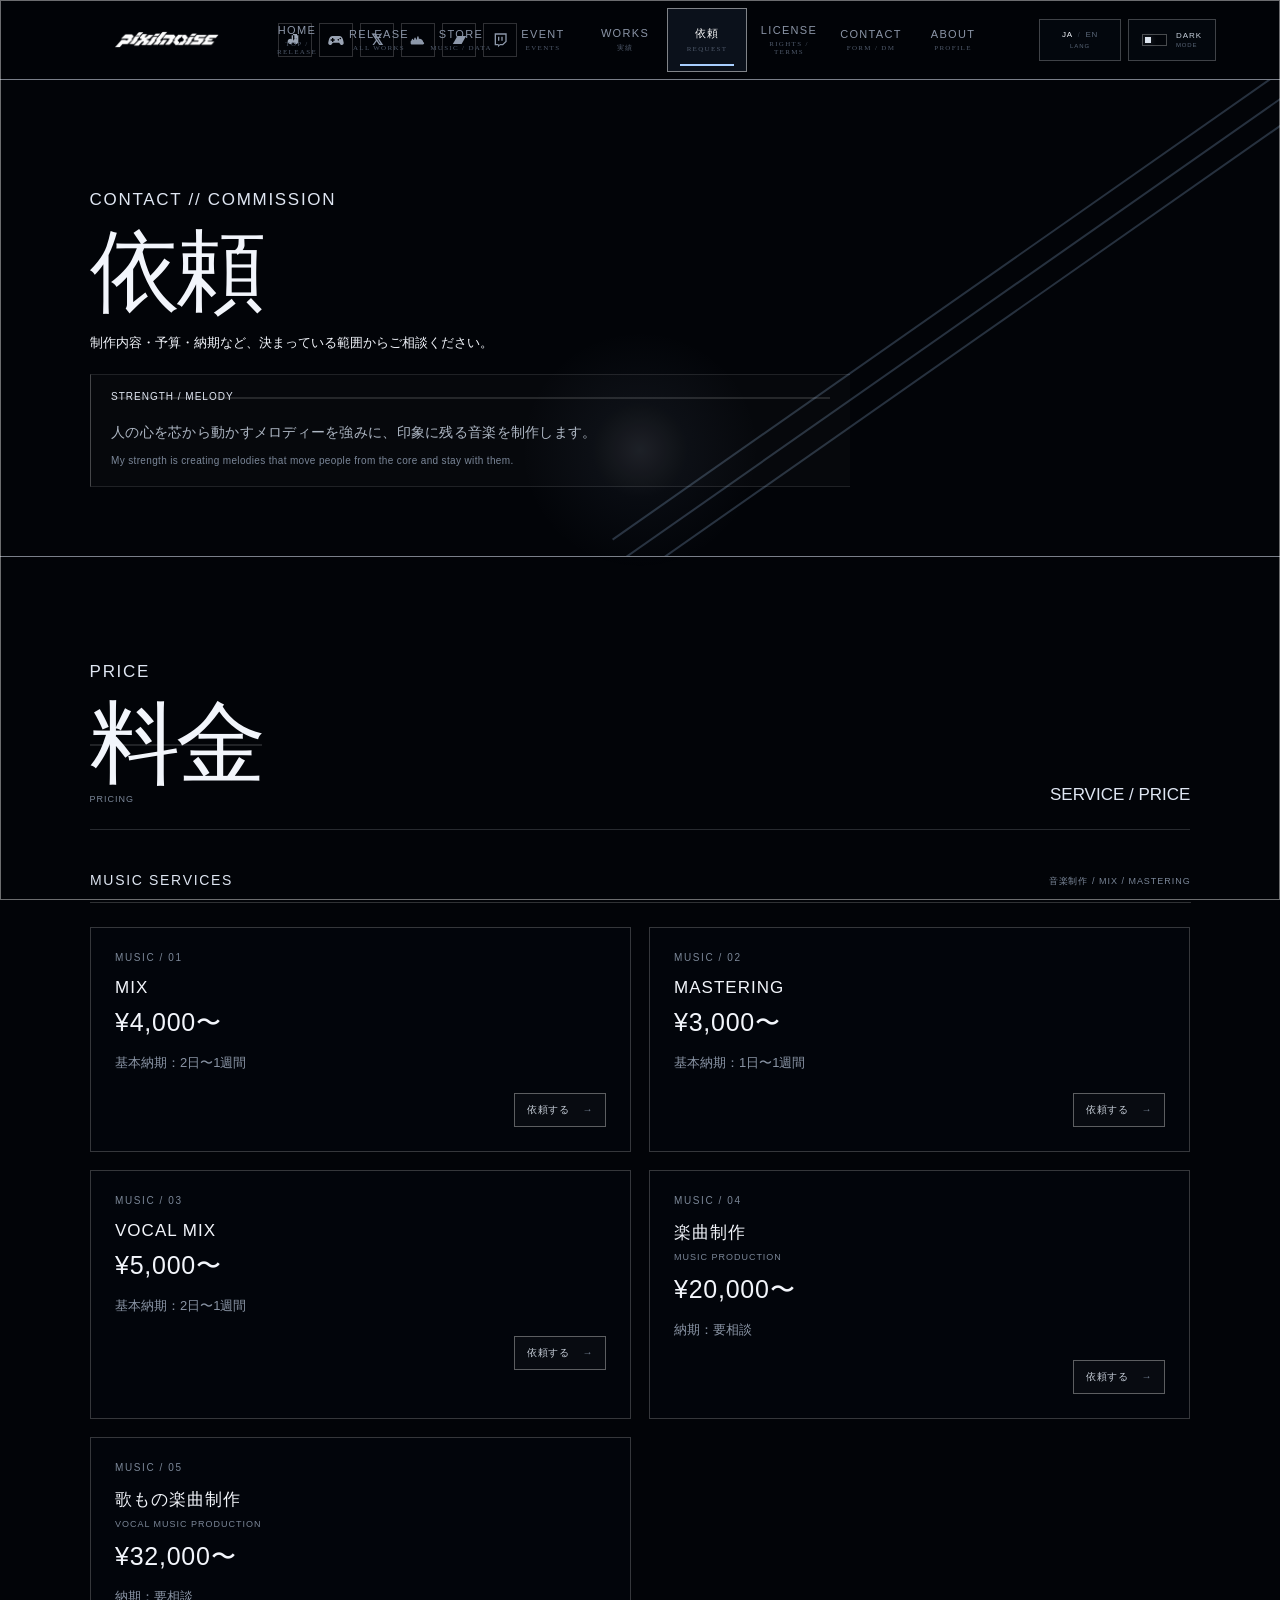
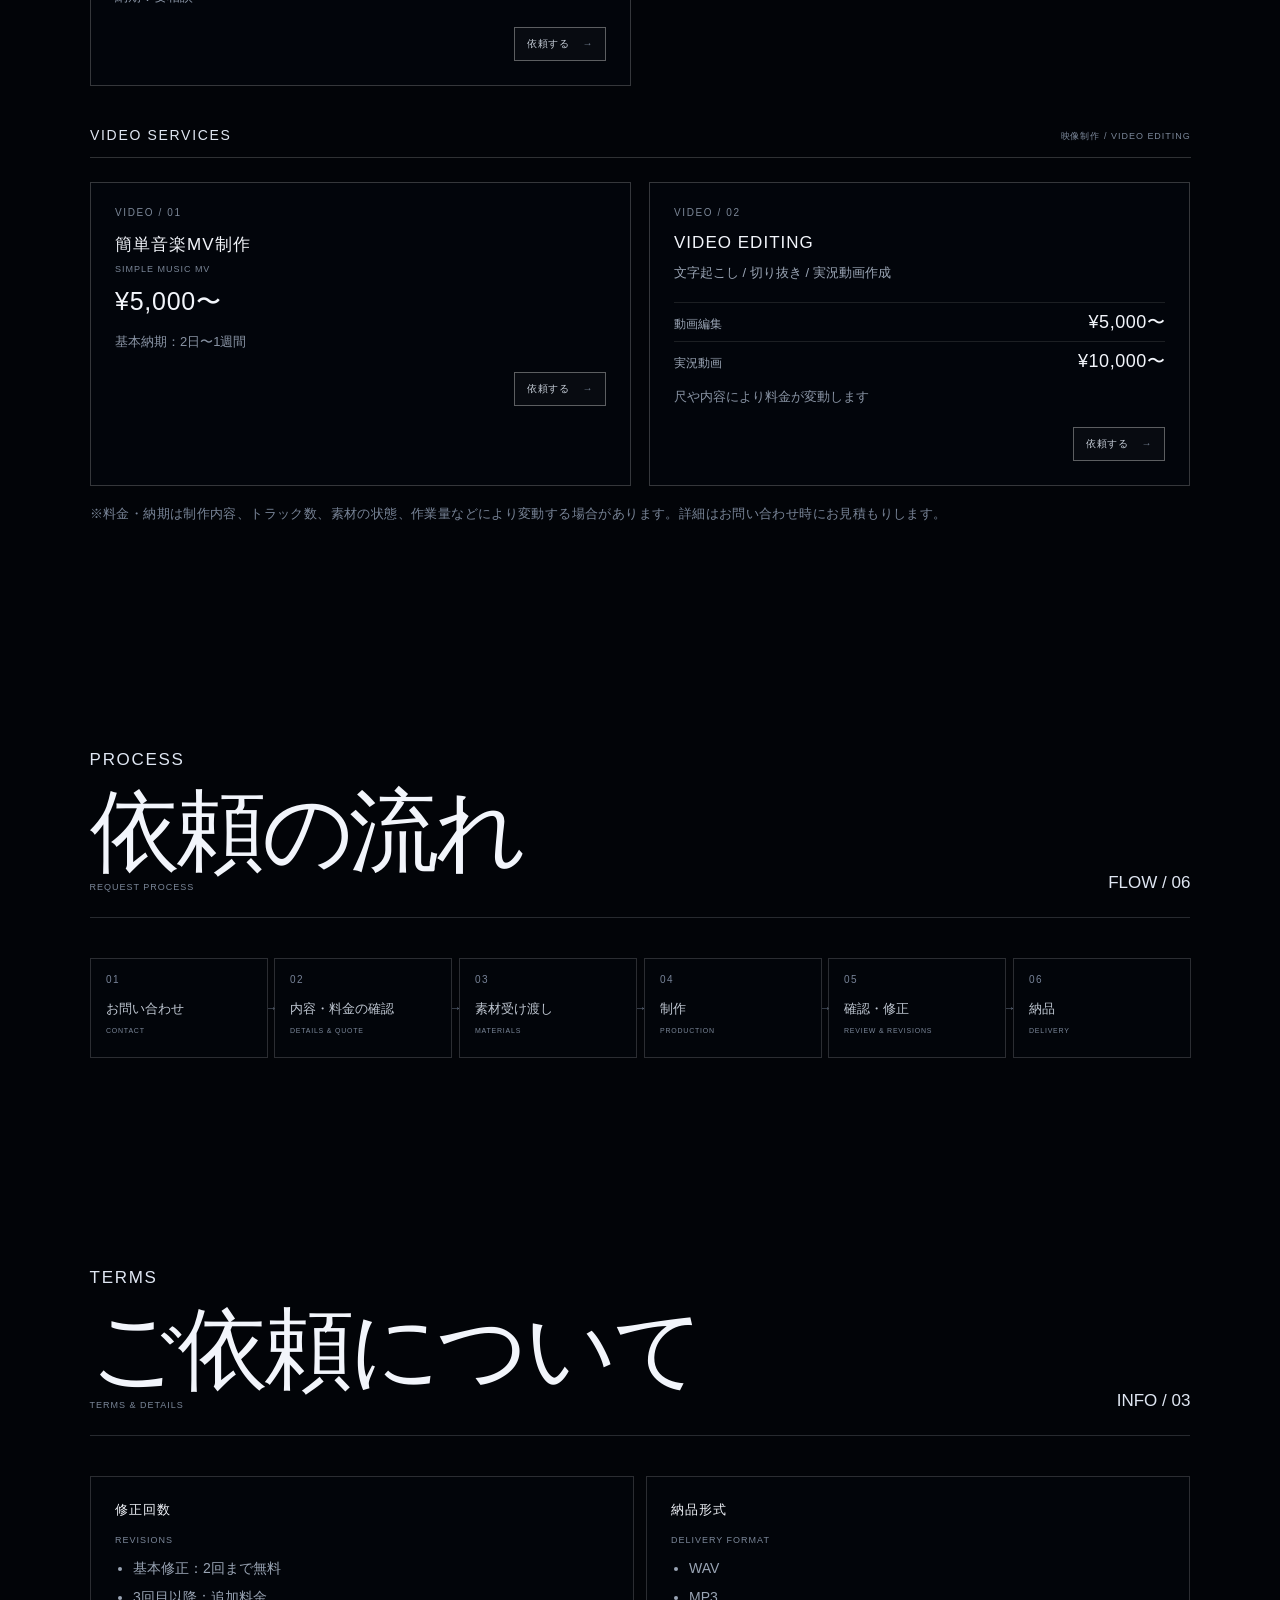
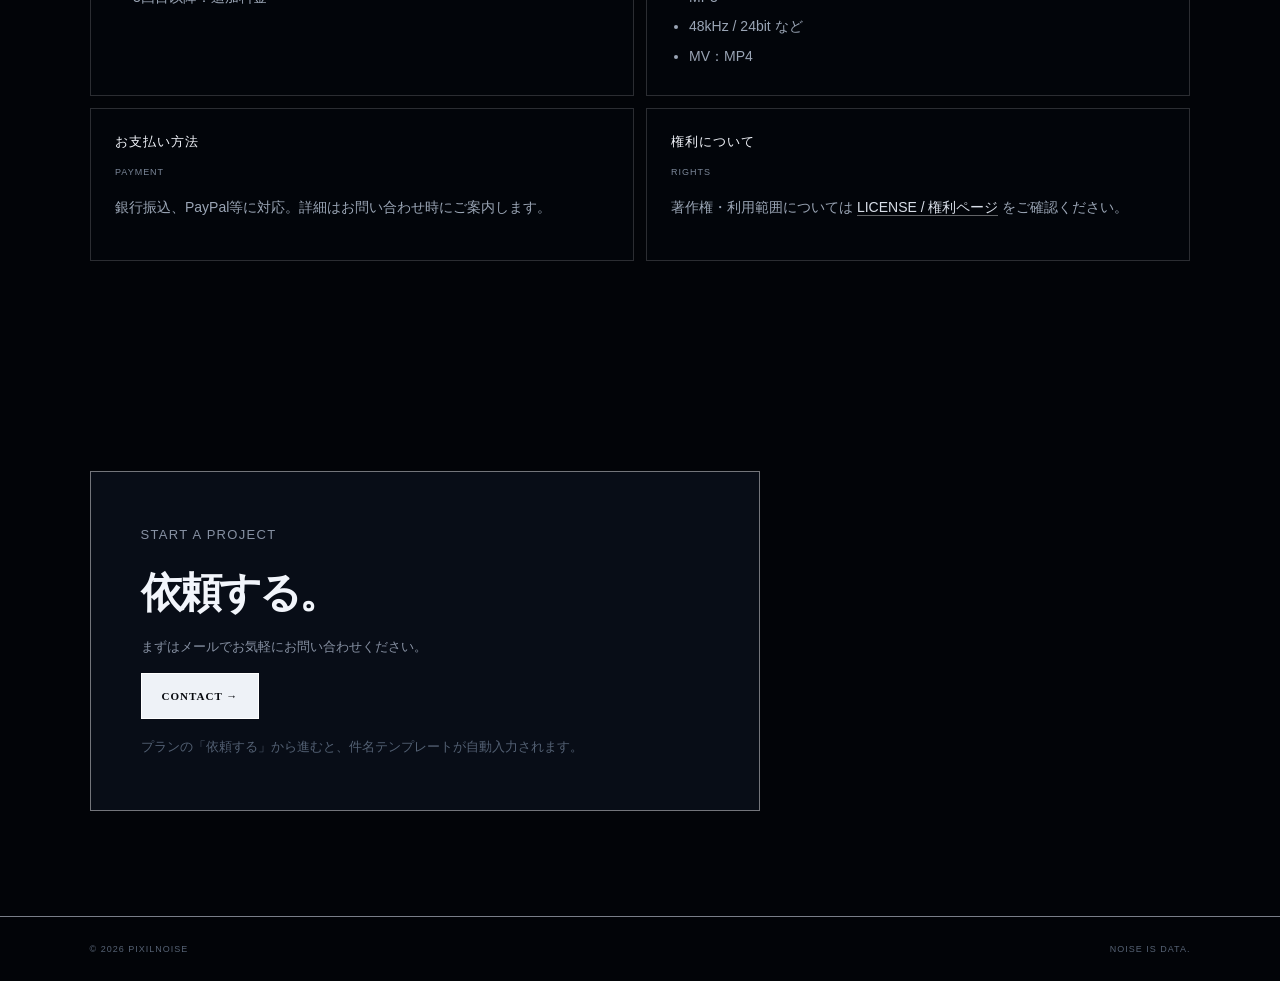
<file: request.html>
<!doctype html><html lang="ja"><head><meta charset="utf-8"><meta name="viewport" content="width=device-width,initial-scale=1"><title>pixilnoise // REQUEST</title><script>
(function(){
  try{
    document.documentElement.dataset.theme =
      localStorage.getItem('pixilnoise-theme-v2') === 'light' ? 'light' : 'dark';
  }catch(_){
    document.documentElement.dataset.theme = 'dark';
  }
})();
</script><script>
(function(){
  try{
    var lang=localStorage.getItem('pixilnoise-language-v1') === 'en' ? 'en' : 'ja';
    document.documentElement.dataset.lang=lang;
    document.documentElement.lang=lang;
  }catch(_){
    document.documentElement.dataset.lang='ja';
    document.documentElement.lang='ja';
  }
})();
</script><link rel="stylesheet" href="style.css">
<!-- OGP / FAVICON START -->
<meta name="description" content="pixilnoise Official Website. Music / Sound Design / Rhythm Game / Releases / Commissions.">
<meta property="og:title" content="pixilnoise // REQUEST">
<meta property="og:description" content="pixilnoise Official Website. Music / Sound Design / Rhythm Game / Releases / Commissions.">
<meta property="og:type" content="website">
<meta property="og:url" content="https://pixilnoise.github.io/pixilnoiseweb/request.html">
<meta property="og:site_name" content="pixilnoise">
<meta property="og:locale" content="ja_JP">
<meta property="og:image" content="https://pixilnoise.github.io/pixilnoiseweb/assets/branding/ogp.jpg">
<meta property="og:image:width" content="1200">
<meta property="og:image:height" content="630">
<meta property="og:image:alt" content="pixilnoise Official Website">
<meta name="twitter:card" content="summary_large_image">
<meta name="twitter:title" content="pixilnoise // REQUEST">
<meta name="twitter:description" content="pixilnoise Official Website. Music / Sound Design / Rhythm Game / Releases / Commissions.">
<meta name="twitter:image" content="https://pixilnoise.github.io/pixilnoiseweb/assets/branding/ogp.jpg">
<link rel="icon" type="image/png" href="assets/branding/favicon.png">
<link rel="apple-touch-icon" href="assets/branding/favicon.png">
<!-- OGP / FAVICON END -->
<link rel="stylesheet" href="assets/css/motion.css">
</head><body class="page-ready"><div class="page-transition"></div><div class="stars" id="stars"></div><div class="cursor-glow" id="cursorGlow"></div><div class="noise"></div><header class="site-header">
<div class="brand-area">
  <a class="brand" href="index.html"><img class="logo" src="assets/branding/assets_logo.png" alt="pixilnoise"></a>
  <div class="social-links" aria-label="pixilnoise links">
    <a class="social-link youtube" href="https://www.youtube.com/@pix22C3" target="_blank" rel="noopener noreferrer" aria-label="MUSIC CH // YOUTUBE"><svg viewBox="0 0 24 24" aria-hidden="true"><path d="M9 3v11.2a4 4 0 1 1-2-3.46V5h10v9.2a4 4 0 1 1-2-3.46V3H9zm2 2v5h4V5h-4z"/></svg></a>
    <a class="social-link youtube" href="https://www.youtube.com/@pixilnoise3" target="_blank" rel="noopener noreferrer" aria-label="GAME CH // YOUTUBE"><svg viewBox="0 0 24 24" aria-hidden="true"><path d="M7 6h10c2.9 0 4.8 2.3 5.5 5.4l1 4.5c.4 1.8-.9 3.6-2.7 3.6-1 0-1.9-.5-2.4-1.3L16.7 16H7.3l-1.7 2.2C5 19 4.1 19.5 3.1 19.5c-1.8 0-3.1-1.8-2.7-3.6l1-4.5C2.1 8.3 4.1 6 7 6zm1 3H6v2H4v2h2v2h2v-2h2v-2H8V9zm7.5 1.5a1.25 1.25 0 1 0 0 2.5 1.25 1.25 0 0 0 0-2.5zm3-2a1.25 1.25 0 1 0 0 2.5 1.25 1.25 0 0 0 0-2.5z"/></svg></a>
    <a class="social-link xlink" href="https://x.com/pixilnoise" target="_blank" rel="noopener noreferrer" aria-label="X // TWITTER"><span aria-hidden="true" style="font-weight:700;font-size:15px;line-height:1">𝕏</span></a>
    <a class="social-link soundcloud" href="https://on.soundcloud.com/lHllIERUjJdaXayLD9" target="_blank" rel="noopener noreferrer" aria-label="SOUNDCLOUD"><svg viewBox="0 0 24 24" aria-hidden="true"><path d="M1 14.2c0-.8.6-1.5 1.4-1.6l.4-1.7c.1-.5.5-.8 1-.8s.9.3 1 .8l.3 1.2c.3-.1.6-.1.9-.1l.6-3c.1-.5.5-.8 1-.8s.9.3 1 .8l.5 2.7c.3-.3.7-.6 1.1-.8l.7-3.6c.1-.5.5-.8 1-.8s.9.3 1 .8l.5 3.1c.3-.1.7-.1 1-.1 2.8 0 5.1 2.1 5.4 4.8.8.2 1.4.9 1.4 1.8 0 1-.8 1.8-1.8 1.8H3c-1.1 0-2-.9-2-2v-.5c0-.1 0-.2 0-.3z"/></svg></a>
    <a class="social-link bandcamp" href="https://pixilnoise.bandcamp.com" target="_blank" rel="noopener noreferrer" aria-label="BANDCAMP"><svg viewBox="0 0 24 24" aria-hidden="true"><path d="M2 18h13.2l6.8-12H8.8L2 18z"/></svg></a>
    <a class="social-link twitch" href="https://www.twitch.tv/pixilnoise" target="_blank" rel="noopener noreferrer" aria-label="TWITCH"><svg viewBox="0 0 24 24" aria-hidden="true"><path d="M4 2h18v12.5L16.5 20H12l-3 3v-3H4V2zm2 2v14h4v2l2-2h3.7l4.3-4.3V4H6zm3 3h2v6H9V7zm5 0h2v6h-2V7z"/></svg></a>
  </div>
</div><button class="mobile-menu-toggle" type="button" aria-controls="mobileMenu" aria-expanded="false" aria-label="メニューを開く">
  <span>MENU</span><i></i><i></i>
</button><nav class="nav"><a class="" href="index.html">HOME<small>TOP / RELEASE</small></a><a class="" href="release.html">RELEASE<small>ALL WORKS</small></a><a class="" href="store.html">STORE<small>MUSIC / DATA</small></a><a class="" href="event.html">EVENT<small>EVENTS</small></a><a class="" href="works.html">WORKS<small>実績</small></a><a class="active" href="request.html">依頼<small>REQUEST</small></a><a class="" href="license.html">LICENSE<small>RIGHTS / TERMS</small></a><a class="" href="contact.html">CONTACT<small>FORM / DM</small></a><a class="" href="about.html">ABOUT<small>PROFILE</small></a></nav><div class="header-controls"><button class="language-toggle" type="button" data-language-toggle aria-pressed="false" aria-label="Switch to English">
  <span class="language-toggle-main" aria-hidden="true"><b class="lang-ja">JA</b><i>/</i><b class="lang-en">EN</b></span>
  <small>LANG</small>
</button><button class="theme-toggle" type="button" data-theme-toggle aria-pressed="false" aria-label="ライトモードに切り替える / Switch to light mode">
  <span class="theme-toggle-track" aria-hidden="true"><i></i></span>
  <span class="theme-toggle-copy"><b data-theme-label>DARK</b><small>MODE</small></span>
</button></div></header><div class="mobile-menu-panel" id="mobileMenu" aria-hidden="true">
  <div class="mobile-menu-inner">
    <div class="mobile-menu-head">
      <span>MENU // NAVIGATION</span>
      <button class="mobile-menu-close" type="button" aria-label="メニューを閉じる">CLOSE ×</button>
    </div>
    <nav class="mobile-menu-nav" aria-label="Mobile navigation"><a class="" href="index.html">HOME<small>TOP / RELEASE</small></a><a class="" href="release.html">RELEASE<small>ALL WORKS</small></a><a class="" href="store.html">STORE<small>MUSIC / DATA</small></a><a class="" href="event.html">EVENT<small>EVENTS</small></a><a class="" href="works.html">WORKS<small>実績</small></a><a class="active" href="request.html">依頼<small>REQUEST</small></a><a class="" href="license.html">LICENSE<small>RIGHTS / TERMS</small></a><a class="" href="contact.html">CONTACT<small>FORM / DM</small></a><a class="" href="about.html">ABOUT<small>PROFILE</small></a></nav>
    <div class="mobile-menu-socials" aria-label="pixilnoise social links">
    <a class="social-link youtube" href="https://www.youtube.com/@pix22C3" target="_blank" rel="noopener noreferrer" aria-label="MUSIC CH // YOUTUBE"><svg viewBox="0 0 24 24" aria-hidden="true"><path d="M9 3v11.2a4 4 0 1 1-2-3.46V5h10v9.2a4 4 0 1 1-2-3.46V3H9zm2 2v5h4V5h-4z"/></svg></a>
    <a class="social-link youtube" href="https://www.youtube.com/@pixilnoise3" target="_blank" rel="noopener noreferrer" aria-label="GAME CH // YOUTUBE"><svg viewBox="0 0 24 24" aria-hidden="true"><path d="M7 6h10c2.9 0 4.8 2.3 5.5 5.4l1 4.5c.4 1.8-.9 3.6-2.7 3.6-1 0-1.9-.5-2.4-1.3L16.7 16H7.3l-1.7 2.2C5 19 4.1 19.5 3.1 19.5c-1.8 0-3.1-1.8-2.7-3.6l1-4.5C2.1 8.3 4.1 6 7 6zm1 3H6v2H4v2h2v2h2v-2h2v-2H8V9zm7.5 1.5a1.25 1.25 0 1 0 0 2.5 1.25 1.25 0 0 0 0-2.5zm3-2a1.25 1.25 0 1 0 0 2.5 1.25 1.25 0 0 0 0-2.5z"/></svg></a>
    <a class="social-link xlink" href="https://x.com/pixilnoise" target="_blank" rel="noopener noreferrer" aria-label="X // TWITTER"><span aria-hidden="true" style="font-weight:700;font-size:15px;line-height:1">𝕏</span></a>
    <a class="social-link soundcloud" href="https://on.soundcloud.com/lHllIERUjJdaXayLD9" target="_blank" rel="noopener noreferrer" aria-label="SOUNDCLOUD"><svg viewBox="0 0 24 24" aria-hidden="true"><path d="M1 14.2c0-.8.6-1.5 1.4-1.6l.4-1.7c.1-.5.5-.8 1-.8s.9.3 1 .8l.3 1.2c.3-.1.6-.1.9-.1l.6-3c.1-.5.5-.8 1-.8s.9.3 1 .8l.5 2.7c.3-.3.7-.6 1.1-.8l.7-3.6c.1-.5.5-.8 1-.8s.9.3 1 .8l.5 3.1c.3-.1.7-.1 1-.1 2.8 0 5.1 2.1 5.4 4.8.8.2 1.4.9 1.4 1.8 0 1-.8 1.8-1.8 1.8H3c-1.1 0-2-.9-2-2v-.5c0-.1 0-.2 0-.3z"/></svg></a>
    <a class="social-link bandcamp" href="https://pixilnoise.bandcamp.com" target="_blank" rel="noopener noreferrer" aria-label="BANDCAMP"><svg viewBox="0 0 24 24" aria-hidden="true"><path d="M2 18h13.2l6.8-12H8.8L2 18z"/></svg></a>
    <a class="social-link twitch" href="https://www.twitch.tv/pixilnoise" target="_blank" rel="noopener noreferrer" aria-label="TWITCH"><svg viewBox="0 0 24 24" aria-hidden="true"><path d="M4 2h18v12.5L16.5 20H12l-3 3v-3H4V2zm2 2v14h4v2l2-2h3.7l4.3-4.3V4H6zm3 3h2v6H9V7zm5 0h2v6h-2V7z"/></svg></a>
  </div>
    <div class="mobile-menu-foot">PIXILNOISE // CREATIVE SYSTEM 001</div>
  </div>
</div><main>
<section class="pagehero reveal-on-scroll"><p class="eyebrow digital delayed d1">CONTACT // COMMISSION</p><h1 class="digital delayed d2">依頼</h1><p class="delayed d3">制作内容・予算・納期など、決まっている範囲からご相談ください。</p>
<div class="request-strength-inline reveal-on-scroll">
  <div class="eyebrow digital">STRENGTH / MELODY</div>
  <p>人の心を芯から動かすメロディーを強みに、印象に残る音楽を制作します。</p>
  <span>My strength is creating melodies that move people from the core and stay with them.</span>
</div></section>
<section class="section reveal-on-scroll">
  <div class="section-head"><div><p class="eyebrow digital">PRICE</p><h2 class="digital">料金</h2><span class="jp-en">PRICING</span></div><span class="link">SERVICE / PRICE</span></div>
  <div class="service-category reveal-on-scroll">
    <div class="service-category-head">
      <p class="eyebrow digital">MUSIC SERVICES</p>
      <span class="jp-en">音楽制作 / MIX / MASTERING</span>
    </div>
    <div class="price-grid">
      <article class="price-card reveal-on-scroll card-float"><div class="service-code">MUSIC / 01</div><h3>MIX</h3><div class="price">¥4,000〜</div><div class="delivery">基本納期：2日〜1週間</div><a class="plan-request-btn" href="contact.html?subject=%E3%80%90%E4%BE%9D%E9%A0%BC%E3%80%91MIX%E3%81%AB%E3%81%A4%E3%81%84%E3%81%A6">依頼する <span>→</span></a></article>
      <article class="price-card reveal-on-scroll card-float"><div class="service-code">MUSIC / 02</div><h3>MASTERING</h3><div class="price">¥3,000〜</div><div class="delivery">基本納期：1日〜1週間</div><a class="plan-request-btn" href="contact.html?subject=%E3%80%90%E4%BE%9D%E9%A0%BC%E3%80%91MASTERING%E3%81%AB%E3%81%A4%E3%81%84%E3%81%A6">依頼する <span>→</span></a></article>
      <article class="price-card reveal-on-scroll card-float"><div class="service-code">MUSIC / 03</div><h3>VOCAL MIX</h3><div class="price">¥5,000〜</div><div class="delivery">基本納期：2日〜1週間</div><a class="plan-request-btn" href="contact.html?subject=%E3%80%90%E4%BE%9D%E9%A0%BC%E3%80%91VOCAL%20MIX%E3%81%AB%E3%81%A4%E3%81%84%E3%81%A6">依頼する <span>→</span></a></article>
      <article class="price-card reveal-on-scroll card-float"><div class="service-code">MUSIC / 04</div><h3>楽曲制作<span class="jp-en service-jp-en">MUSIC PRODUCTION</span></h3><div class="price">¥20,000〜</div><div class="delivery">納期：要相談</div><a class="plan-request-btn" href="contact.html?subject=%E3%80%90%E4%BE%9D%E9%A0%BC%E3%80%91%E6%A5%BD%E6%9B%B2%E5%88%B6%E4%BD%9C%E3%81%AB%E3%81%A4%E3%81%84%E3%81%A6">依頼する <span>→</span></a></article>
      <article class="price-card reveal-on-scroll card-float"><div class="service-code">MUSIC / 05</div><h3>歌もの楽曲制作<span class="jp-en service-jp-en">VOCAL MUSIC PRODUCTION</span></h3><div class="price">¥32,000〜</div><div class="delivery">納期：要相談</div><a class="plan-request-btn" href="contact.html?subject=%E3%80%90%E4%BE%9D%E9%A0%BC%E3%80%91%E6%AD%8C%E3%82%82%E3%81%AE%E6%A5%BD%E6%9B%B2%E5%88%B6%E4%BD%9C%E3%81%AB%E3%81%A4%E3%81%84%E3%81%A6">依頼する <span>→</span></a></article>
    </div>
  </div>

  <div class="service-category reveal-on-scroll">
    <div class="service-category-head">
      <p class="eyebrow digital">VIDEO SERVICES</p>
      <span class="jp-en">映像制作 / VIDEO EDITING</span>
    </div>
    <div class="price-grid video-price-grid">
      <article class="price-card reveal-on-scroll card-float"><div class="service-code">VIDEO / 01</div><h3>簡単音楽MV制作<span class="jp-en service-jp-en">SIMPLE MUSIC MV</span></h3><div class="price">¥5,000〜</div><div class="delivery">基本納期：2日〜1週間</div><a class="plan-request-btn" href="contact.html?subject=%E3%80%90%E4%BE%9D%E9%A0%BC%E3%80%91%E7%B0%A1%E5%8D%98%E9%9F%B3%E6%A5%BDMV%E5%88%B6%E4%BD%9C%E3%81%AB%E3%81%A4%E3%81%84%E3%81%A6">依頼する <span>→</span></a></article>
      <article class="price-card reveal-on-scroll card-float video-editing-card">
        <div class="service-code">VIDEO / 02</div>
        <h3>VIDEO EDITING</h3>
        <p class="service-detail">文字起こし / 切り抜き / 実況動画作成</p>
        <div class="price-lines">
          <div><span>動画編集</span><strong>¥5,000〜</strong></div>
          <div><span>実況動画</span><strong>¥10,000〜</strong></div>
        </div>
        <div class="delivery">尺や内容により料金が変動します</div>
      <a class="plan-request-btn" href="contact.html?subject=%E3%80%90%E4%BE%9D%E9%A0%BC%E3%80%91VIDEO%20EDITING%E3%81%AB%E3%81%A4%E3%81%84%E3%81%A6">依頼する <span>→</span></a></article>
    </div>
  </div>
  <p class="request-note">※料金・納期は制作内容、トラック数、素材の状態、作業量などにより変動する場合があります。詳細はお問い合わせ時にお見積もりします。</p>
</section>

<section class="section reveal-on-scroll">
  <div class="section-head"><div><p class="eyebrow digital">PROCESS</p><h2 class="digital">依頼の流れ</h2><span class="jp-en">REQUEST PROCESS</span></div><span class="link">FLOW / 06</span></div>
  <div class="flow">
    <div class="flow-step reveal-on-scroll"><div class="num">01</div><div class="title">お問い合わせ <span class="jp-en">CONTACT</span></div></div>
    <div class="flow-step reveal-on-scroll"><div class="num">02</div><div class="title">内容・料金の確認 <span class="jp-en">DETAILS &amp; QUOTE</span></div></div>
    <div class="flow-step reveal-on-scroll"><div class="num">03</div><div class="title">素材受け渡し <span class="jp-en">MATERIALS</span></div></div>
    <div class="flow-step reveal-on-scroll"><div class="num">04</div><div class="title">制作 <span class="jp-en">PRODUCTION</span></div></div>
    <div class="flow-step reveal-on-scroll"><div class="num">05</div><div class="title">確認・修正 <span class="jp-en">REVIEW &amp; REVISIONS</span></div></div>
    <div class="flow-step reveal-on-scroll"><div class="num">06</div><div class="title">納品 <span class="jp-en">DELIVERY</span></div></div>
  </div>
</section>

<section class="section reveal-on-scroll">
  <div class="section-head"><div><p class="eyebrow digital">TERMS</p><h2 class="digital">ご依頼について</h2><span class="jp-en">TERMS &amp; DETAILS</span></div><span class="link">INFO / 03</span></div>
  <div class="request-info-grid">
    <div class="info-panel reveal-on-scroll card-float"><h3>修正回数</h3><span class="jp-en">REVISIONS</span><ul><li>基本修正：2回まで無料</li><li>3回目以降：追加料金</li></ul></div>
    <div class="info-panel reveal-on-scroll card-float"><h3>納品形式</h3><span class="jp-en">DELIVERY FORMAT</span><ul><li>WAV</li><li>MP3</li><li>48kHz / 24bit など</li><li>MV：MP4</li></ul></div>
    <div class="info-panel reveal-on-scroll card-float"><h3>お支払い方法</h3><span class="jp-en">PAYMENT</span><p>銀行振込、PayPal等に対応。詳細はお問い合わせ時にご案内します。</p></div>
    <div class="info-panel reveal-on-scroll card-float"><h3>権利について</h3><span class="jp-en">RIGHTS</span><p>著作権・利用範囲については <a class="inline-license-link" href="license.html">LICENSE / 権利ページ</a> をご確認ください。</p></div>
  </div>
</section>

<section class="section contact" id="contact"><div class="card">
  <p class="eyebrow digital delayed d1">START A PROJECT</p>
  <h2 class="delayed d2">依頼する。</h2>
  <p>まずはメールでお気軽にお問い合わせください。</p>
  <a class="btn primary" href="contact.html">CONTACT →</a>
  <small>プランの「依頼する」から進むと、件名テンプレートが自動入力されます。</small>
</div></section>
</main><footer><span>© 2026 PIXILNOISE</span><span>NOISE IS DATA.</span></footer><script>
const starLayer=document.getElementById('stars');
const glow=document.getElementById('cursorGlow');
const stars=[];
const count=Math.min(105,Math.max(55,Math.floor(innerWidth/15)));
for(let i=0;i<count;i++){
  const s=document.createElement('span');s.className='star';
  const size=Math.random()*2.7+.6;
  s.style.width=size+'px';s.style.height=size+'px';
  s.dataset.x=Math.random()*innerWidth;s.dataset.y=Math.random()*innerHeight;
  s.dataset.vx=(Math.random()-.5)*.11;s.dataset.vy=(Math.random()-.5)*.11;
  s.style.left=s.dataset.x+'px';s.style.top=s.dataset.y+'px';
  s.style.opacity=(Math.random()*.55+.15).toFixed(2);
  starLayer.appendChild(s);stars.push(s);
}
let mx=innerWidth/2,my=innerHeight/2,tx=mx,ty=my;
addEventListener('mousemove',e=>{tx=e.clientX;ty=e.clientY;});
function animate(){
  mx+=(tx-mx)*.18;my+=(ty-my)*.18;
  if(glow){glow.style.left=mx+'px';glow.style.top=my+'px';}
  stars.forEach(s=>{
    let x=+s.dataset.x,y=+s.dataset.y,vx=+s.dataset.vx,vy=+s.dataset.vy;
    const dx=x-mx,dy=y-my,d=Math.hypot(dx,dy),avoid=145;
    if(d<avoid && d>0){
      const force=(avoid-d)/avoid*.7;
      x+=(dx/d)*force;y+=(dy/d)*force;
    } else {x+=vx;y+=vy;}
    if(x<-10)x=innerWidth+10;if(x>innerWidth+10)x=-10;
    if(y<-10)y=innerHeight+10;if(y>innerHeight+10)y=-10;
    s.dataset.x=x;s.dataset.y=y;s.style.left=x+'px';s.style.top=y+'px';
  });
  requestAnimationFrame(animate);
}
animate();

document.querySelectorAll('.digital').forEach(el=>{
  setInterval(()=>{
    if(Math.random()<.55){
      el.classList.add('flicker');
      setTimeout(()=>el.classList.remove('flicker'),180);
    }
  },1700+Math.random()*2600);
});
</script><script>
(function(){
  const overlay=document.querySelector('.page-transition');
  document.querySelectorAll('a[href]').forEach(a=>{
    const href=a.getAttribute('href');
    if(!href || href.startsWith('#') || href.startsWith('mailto:') || a.target==='_blank') return;
    a.addEventListener('click',e=>{
      const url=new URL(href,location.href);
      if(url.origin!==location.origin) return;
      e.preventDefault();
      document.body.classList.add('is-leaving');
      setTimeout(()=>location.href=url.href,520);
    });
  });
})();
</script>
<script>
(function(){
  const items = document.querySelectorAll('.reveal-on-scroll');
  if(!items.length) return;
  const io = new IntersectionObserver((entries, observer)=>{
    entries.forEach(entry=>{
      if(entry.isIntersecting){
        entry.target.classList.add('is-visible');
        observer.unobserve(entry.target);
      }
    });
  },{threshold:.12, rootMargin:'0px 0px -7% 0px'});
  items.forEach(el=>io.observe(el));
})();
</script>

<script>
(function(){
  const openBtn = document.querySelector('.mobile-menu-toggle');
  const panel = document.getElementById('mobileMenu');
  const closeBtn = panel ? panel.querySelector('.mobile-menu-close') : null;
  if(!openBtn || !panel || !closeBtn) return;

  const setOpen = (open) => {
    panel.classList.toggle('is-open', open);
    document.body.classList.toggle('mobile-menu-open', open);
    openBtn.setAttribute('aria-expanded', String(open));
    panel.setAttribute('aria-hidden', String(!open));
    if(open) closeBtn.focus();
  };

  openBtn.addEventListener('click', () => setOpen(true));
  closeBtn.addEventListener('click', () => setOpen(false));
  panel.addEventListener('click', e => {
    if(e.target === panel) setOpen(false);
    if(e.target.closest('a')) setOpen(false);
  });
  document.addEventListener('keydown', e => {
    if(e.key === 'Escape' && panel.classList.contains('is-open')) {
      setOpen(false);
      openBtn.focus();
    }
  });
})();
</script>

<div class="theme-glitch-overlay" aria-hidden="true"></div>
<script>
(function(){
  function resetHistoryTransition(){
    const overlay=document.querySelector('.page-transition');

    // Chrome can restore a page from the Back/Forward Cache with the
    // previous `is-leaving` state still attached. Clear it immediately.
    document.body.classList.remove('is-leaving');

    if(overlay){
      overlay.style.transition='none';
      overlay.style.opacity='0';
      overlay.style.pointerEvents='none';

      // Force the reset to paint before handing control back to normal CSS.
      void overlay.offsetWidth;
      requestAnimationFrame(()=>{
        overlay.style.transition='';
        overlay.style.opacity='';
        overlay.style.pointerEvents='';
      });
    }
  }

  // `pageshow` fires for normal loads and, importantly, BFCache restores.
  window.addEventListener('pageshow',resetHistoryTransition);
})();
</script>
<script src="assets/js/lang.js"></script><script src="assets/js/theme.js"></script>
<script src="assets/js/motion.js"></script>
</body></html>
</file>
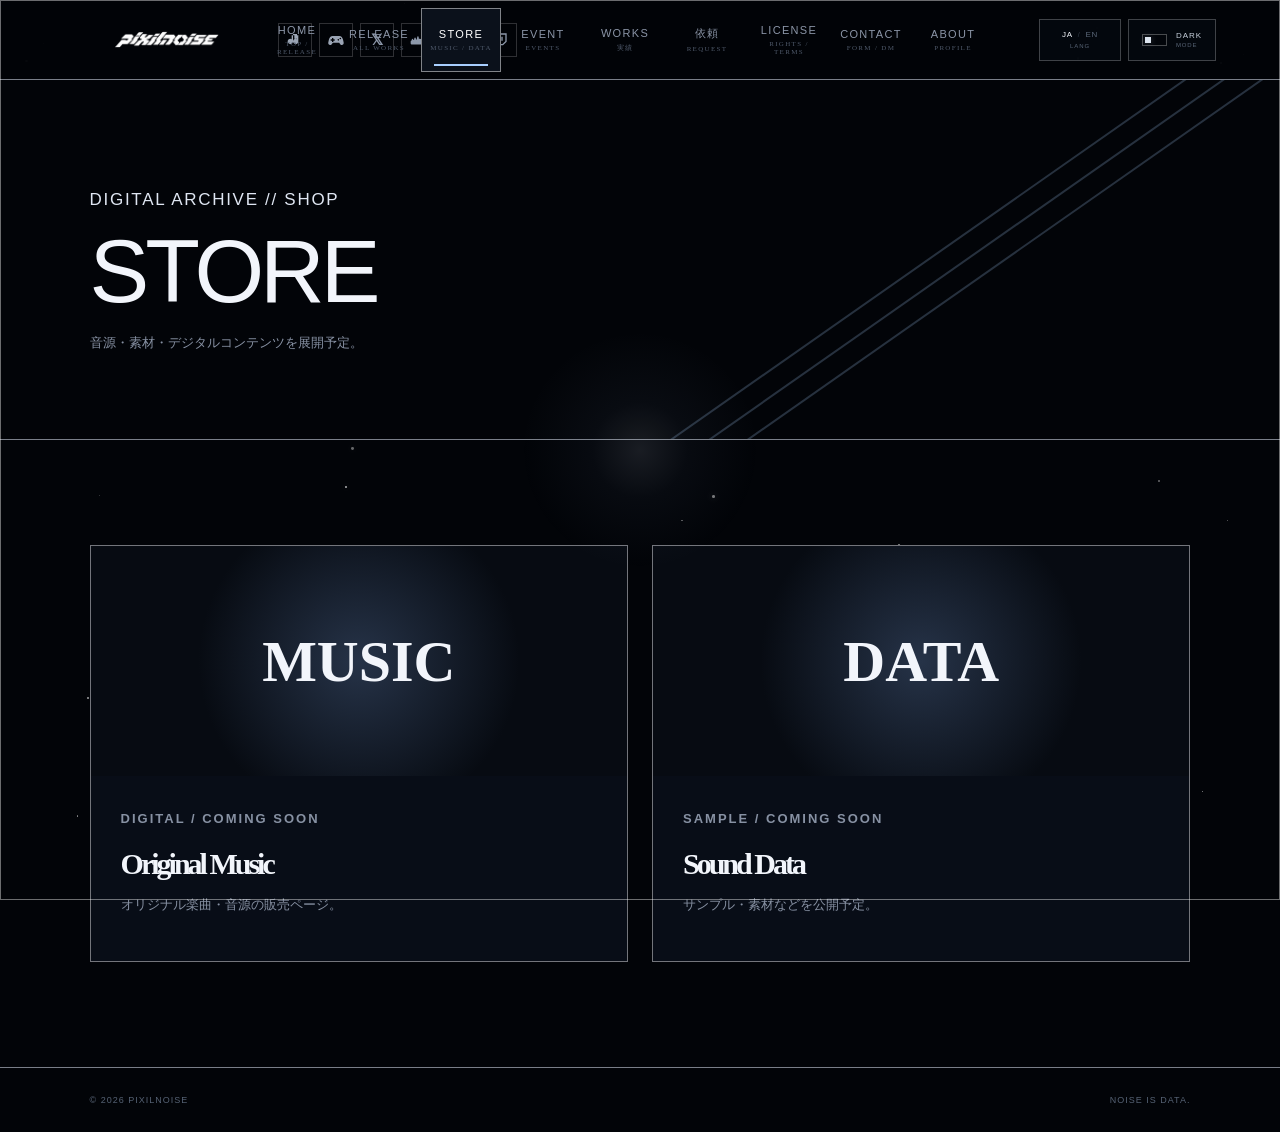
<file: store.html>
<!doctype html><html lang="ja"><head><meta charset="utf-8"><meta name="viewport" content="width=device-width,initial-scale=1"><title>pixilnoise // STORE</title><script>
(function(){
  try{
    document.documentElement.dataset.theme =
      localStorage.getItem('pixilnoise-theme-v2') === 'light' ? 'light' : 'dark';
  }catch(_){
    document.documentElement.dataset.theme = 'dark';
  }
})();
</script><script>
(function(){
  try{
    var lang=localStorage.getItem('pixilnoise-language-v1') === 'en' ? 'en' : 'ja';
    document.documentElement.dataset.lang=lang;
    document.documentElement.lang=lang;
  }catch(_){
    document.documentElement.dataset.lang='ja';
    document.documentElement.lang='ja';
  }
})();
</script><link rel="stylesheet" href="style.css">
<!-- OGP / FAVICON START -->
<meta name="description" content="pixilnoise Official Website. Music / Sound Design / Rhythm Game / Releases / Commissions.">
<meta property="og:title" content="pixilnoise // STORE">
<meta property="og:description" content="pixilnoise Official Website. Music / Sound Design / Rhythm Game / Releases / Commissions.">
<meta property="og:type" content="website">
<meta property="og:url" content="https://pixilnoise.github.io/pixilnoiseweb/store.html">
<meta property="og:site_name" content="pixilnoise">
<meta property="og:locale" content="ja_JP">
<meta property="og:image" content="https://pixilnoise.github.io/pixilnoiseweb/assets/branding/ogp.jpg">
<meta property="og:image:width" content="1200">
<meta property="og:image:height" content="630">
<meta property="og:image:alt" content="pixilnoise Official Website">
<meta name="twitter:card" content="summary_large_image">
<meta name="twitter:title" content="pixilnoise // STORE">
<meta name="twitter:description" content="pixilnoise Official Website. Music / Sound Design / Rhythm Game / Releases / Commissions.">
<meta name="twitter:image" content="https://pixilnoise.github.io/pixilnoiseweb/assets/branding/ogp.jpg">
<link rel="icon" type="image/png" href="assets/branding/favicon.png">
<link rel="apple-touch-icon" href="assets/branding/favicon.png">
<!-- OGP / FAVICON END -->
<link rel="stylesheet" href="assets/css/motion.css">
</head><body class="page-ready"><div class="page-transition"></div><div class="stars" id="stars"></div><div class="cursor-glow" id="cursorGlow"></div><div class="noise"></div><header class="site-header">
<div class="brand-area">
  <a class="brand" href="index.html"><img class="logo" src="assets/branding/assets_logo.png" alt="pixilnoise"></a>
  <div class="social-links" aria-label="pixilnoise links">
    <a class="social-link youtube" href="https://www.youtube.com/@pix22C3" target="_blank" rel="noopener noreferrer" aria-label="MUSIC CH // YOUTUBE"><svg viewBox="0 0 24 24" aria-hidden="true"><path d="M9 3v11.2a4 4 0 1 1-2-3.46V5h10v9.2a4 4 0 1 1-2-3.46V3H9zm2 2v5h4V5h-4z"/></svg></a>
    <a class="social-link youtube" href="https://www.youtube.com/@pixilnoise3" target="_blank" rel="noopener noreferrer" aria-label="GAME CH // YOUTUBE"><svg viewBox="0 0 24 24" aria-hidden="true"><path d="M7 6h10c2.9 0 4.8 2.3 5.5 5.4l1 4.5c.4 1.8-.9 3.6-2.7 3.6-1 0-1.9-.5-2.4-1.3L16.7 16H7.3l-1.7 2.2C5 19 4.1 19.5 3.1 19.5c-1.8 0-3.1-1.8-2.7-3.6l1-4.5C2.1 8.3 4.1 6 7 6zm1 3H6v2H4v2h2v2h2v-2h2v-2H8V9zm7.5 1.5a1.25 1.25 0 1 0 0 2.5 1.25 1.25 0 0 0 0-2.5zm3-2a1.25 1.25 0 1 0 0 2.5 1.25 1.25 0 0 0 0-2.5z"/></svg></a>
    <a class="social-link xlink" href="https://x.com/pixilnoise" target="_blank" rel="noopener noreferrer" aria-label="X // TWITTER"><span aria-hidden="true" style="font-weight:700;font-size:15px;line-height:1">𝕏</span></a>
    <a class="social-link soundcloud" href="https://on.soundcloud.com/lHllIERUjJdaXayLD9" target="_blank" rel="noopener noreferrer" aria-label="SOUNDCLOUD"><svg viewBox="0 0 24 24" aria-hidden="true"><path d="M1 14.2c0-.8.6-1.5 1.4-1.6l.4-1.7c.1-.5.5-.8 1-.8s.9.3 1 .8l.3 1.2c.3-.1.6-.1.9-.1l.6-3c.1-.5.5-.8 1-.8s.9.3 1 .8l.5 2.7c.3-.3.7-.6 1.1-.8l.7-3.6c.1-.5.5-.8 1-.8s.9.3 1 .8l.5 3.1c.3-.1.7-.1 1-.1 2.8 0 5.1 2.1 5.4 4.8.8.2 1.4.9 1.4 1.8 0 1-.8 1.8-1.8 1.8H3c-1.1 0-2-.9-2-2v-.5c0-.1 0-.2 0-.3z"/></svg></a>
    <a class="social-link bandcamp" href="https://pixilnoise.bandcamp.com" target="_blank" rel="noopener noreferrer" aria-label="BANDCAMP"><svg viewBox="0 0 24 24" aria-hidden="true"><path d="M2 18h13.2l6.8-12H8.8L2 18z"/></svg></a>
    <a class="social-link twitch" href="https://www.twitch.tv/pixilnoise" target="_blank" rel="noopener noreferrer" aria-label="TWITCH"><svg viewBox="0 0 24 24" aria-hidden="true"><path d="M4 2h18v12.5L16.5 20H12l-3 3v-3H4V2zm2 2v14h4v2l2-2h3.7l4.3-4.3V4H6zm3 3h2v6H9V7zm5 0h2v6h-2V7z"/></svg></a>
  </div>
</div><button class="mobile-menu-toggle" type="button" aria-controls="mobileMenu" aria-expanded="false" aria-label="メニューを開く">
  <span>MENU</span><i></i><i></i>
</button><nav class="nav"><a class="" href="index.html">HOME<small>TOP / RELEASE</small></a><a class="" href="release.html">RELEASE<small>ALL WORKS</small></a><a class="active" href="store.html">STORE<small>MUSIC / DATA</small></a><a class="" href="event.html">EVENT<small>EVENTS</small></a><a class="" href="works.html">WORKS<small>実績</small></a><a class="" href="request.html">依頼<small>REQUEST</small></a><a class="" href="license.html">LICENSE<small>RIGHTS / TERMS</small></a><a class="" href="contact.html">CONTACT<small>FORM / DM</small></a><a class="" href="about.html">ABOUT<small>PROFILE</small></a></nav><div class="header-controls"><button class="language-toggle" type="button" data-language-toggle aria-pressed="false" aria-label="Switch to English">
  <span class="language-toggle-main" aria-hidden="true"><b class="lang-ja">JA</b><i>/</i><b class="lang-en">EN</b></span>
  <small>LANG</small>
</button><button class="theme-toggle" type="button" data-theme-toggle aria-pressed="false" aria-label="ライトモードに切り替える / Switch to light mode">
  <span class="theme-toggle-track" aria-hidden="true"><i></i></span>
  <span class="theme-toggle-copy"><b data-theme-label>DARK</b><small>MODE</small></span>
</button></div></header><div class="mobile-menu-panel" id="mobileMenu" aria-hidden="true">
  <div class="mobile-menu-inner">
    <div class="mobile-menu-head">
      <span>MENU // NAVIGATION</span>
      <button class="mobile-menu-close" type="button" aria-label="メニューを閉じる">CLOSE ×</button>
    </div>
    <nav class="mobile-menu-nav" aria-label="Mobile navigation"><a class="" href="index.html">HOME<small>TOP / RELEASE</small></a><a class="" href="release.html">RELEASE<small>ALL WORKS</small></a><a class="active" href="store.html">STORE<small>MUSIC / DATA</small></a><a class="" href="event.html">EVENT<small>EVENTS</small></a><a class="" href="works.html">WORKS<small>実績</small></a><a class="" href="request.html">依頼<small>REQUEST</small></a><a class="" href="license.html">LICENSE<small>RIGHTS / TERMS</small></a><a class="" href="contact.html">CONTACT<small>FORM / DM</small></a><a class="" href="about.html">ABOUT<small>PROFILE</small></a></nav>
    <div class="mobile-menu-socials" aria-label="pixilnoise social links">
    <a class="social-link youtube" href="https://www.youtube.com/@pix22C3" target="_blank" rel="noopener noreferrer" aria-label="MUSIC CH // YOUTUBE"><svg viewBox="0 0 24 24" aria-hidden="true"><path d="M9 3v11.2a4 4 0 1 1-2-3.46V5h10v9.2a4 4 0 1 1-2-3.46V3H9zm2 2v5h4V5h-4z"/></svg></a>
    <a class="social-link youtube" href="https://www.youtube.com/@pixilnoise3" target="_blank" rel="noopener noreferrer" aria-label="GAME CH // YOUTUBE"><svg viewBox="0 0 24 24" aria-hidden="true"><path d="M7 6h10c2.9 0 4.8 2.3 5.5 5.4l1 4.5c.4 1.8-.9 3.6-2.7 3.6-1 0-1.9-.5-2.4-1.3L16.7 16H7.3l-1.7 2.2C5 19 4.1 19.5 3.1 19.5c-1.8 0-3.1-1.8-2.7-3.6l1-4.5C2.1 8.3 4.1 6 7 6zm1 3H6v2H4v2h2v2h2v-2h2v-2H8V9zm7.5 1.5a1.25 1.25 0 1 0 0 2.5 1.25 1.25 0 0 0 0-2.5zm3-2a1.25 1.25 0 1 0 0 2.5 1.25 1.25 0 0 0 0-2.5z"/></svg></a>
    <a class="social-link xlink" href="https://x.com/pixilnoise" target="_blank" rel="noopener noreferrer" aria-label="X // TWITTER"><span aria-hidden="true" style="font-weight:700;font-size:15px;line-height:1">𝕏</span></a>
    <a class="social-link soundcloud" href="https://on.soundcloud.com/lHllIERUjJdaXayLD9" target="_blank" rel="noopener noreferrer" aria-label="SOUNDCLOUD"><svg viewBox="0 0 24 24" aria-hidden="true"><path d="M1 14.2c0-.8.6-1.5 1.4-1.6l.4-1.7c.1-.5.5-.8 1-.8s.9.3 1 .8l.3 1.2c.3-.1.6-.1.9-.1l.6-3c.1-.5.5-.8 1-.8s.9.3 1 .8l.5 2.7c.3-.3.7-.6 1.1-.8l.7-3.6c.1-.5.5-.8 1-.8s.9.3 1 .8l.5 3.1c.3-.1.7-.1 1-.1 2.8 0 5.1 2.1 5.4 4.8.8.2 1.4.9 1.4 1.8 0 1-.8 1.8-1.8 1.8H3c-1.1 0-2-.9-2-2v-.5c0-.1 0-.2 0-.3z"/></svg></a>
    <a class="social-link bandcamp" href="https://pixilnoise.bandcamp.com" target="_blank" rel="noopener noreferrer" aria-label="BANDCAMP"><svg viewBox="0 0 24 24" aria-hidden="true"><path d="M2 18h13.2l6.8-12H8.8L2 18z"/></svg></a>
    <a class="social-link twitch" href="https://www.twitch.tv/pixilnoise" target="_blank" rel="noopener noreferrer" aria-label="TWITCH"><svg viewBox="0 0 24 24" aria-hidden="true"><path d="M4 2h18v12.5L16.5 20H12l-3 3v-3H4V2zm2 2v14h4v2l2-2h3.7l4.3-4.3V4H6zm3 3h2v6H9V7zm5 0h2v6h-2V7z"/></svg></a>
  </div>
    <div class="mobile-menu-foot">PIXILNOISE // CREATIVE SYSTEM 001</div>
  </div>
</div><main><section class="pagehero reveal-on-scroll"><p class="eyebrow digital delayed d1">DIGITAL ARCHIVE // SHOP</p><h1 class="digital delayed d2">STORE</h1><p>音源・素材・デジタルコンテンツを展開予定。</p></section><section class="section reveal-on-scroll"><div class="store"><article class="card"><div class="storeart">MUSIC</div><div class="body"><p class="tag">DIGITAL / COMING SOON</p><h2 class="delayed d2">Original Music</h2><p>オリジナル楽曲・音源の販売ページ。</p></div></article><article class="card"><div class="storeart">DATA</div><div class="body"><p class="tag">SAMPLE / COMING SOON</p><h2 class="delayed d2">Sound Data</h2><p>サンプル・素材などを公開予定。</p></div></article></div></section></main><footer><span>© 2026 PIXILNOISE</span><span>NOISE IS DATA.</span></footer><script>
const starLayer=document.getElementById('stars');
const glow=document.getElementById('cursorGlow');
const stars=[];
const count=Math.min(105,Math.max(55,Math.floor(innerWidth/15)));
for(let i=0;i<count;i++){
  const s=document.createElement('span');s.className='star';
  const size=Math.random()*2.7+.6;
  s.style.width=size+'px';s.style.height=size+'px';
  s.dataset.x=Math.random()*innerWidth;s.dataset.y=Math.random()*innerHeight;
  s.dataset.vx=(Math.random()-.5)*.11;s.dataset.vy=(Math.random()-.5)*.11;
  s.style.left=s.dataset.x+'px';s.style.top=s.dataset.y+'px';
  s.style.opacity=(Math.random()*.55+.15).toFixed(2);
  starLayer.appendChild(s);stars.push(s);
}
let mx=innerWidth/2,my=innerHeight/2,tx=mx,ty=my;
addEventListener('mousemove',e=>{tx=e.clientX;ty=e.clientY;});
function animate(){
  mx+=(tx-mx)*.18;my+=(ty-my)*.18;
  if(glow){glow.style.left=mx+'px';glow.style.top=my+'px';}
  stars.forEach(s=>{
    let x=+s.dataset.x,y=+s.dataset.y,vx=+s.dataset.vx,vy=+s.dataset.vy;
    const dx=x-mx,dy=y-my,d=Math.hypot(dx,dy),avoid=145;
    if(d<avoid && d>0){
      const force=(avoid-d)/avoid*.7;
      x+=(dx/d)*force;y+=(dy/d)*force;
    } else {x+=vx;y+=vy;}
    if(x<-10)x=innerWidth+10;if(x>innerWidth+10)x=-10;
    if(y<-10)y=innerHeight+10;if(y>innerHeight+10)y=-10;
    s.dataset.x=x;s.dataset.y=y;s.style.left=x+'px';s.style.top=y+'px';
  });
  requestAnimationFrame(animate);
}
animate();

document.querySelectorAll('.digital').forEach(el=>{
  setInterval(()=>{
    if(Math.random()<.55){
      el.classList.add('flicker');
      setTimeout(()=>el.classList.remove('flicker'),180);
    }
  },1700+Math.random()*2600);
});
</script><script>
(function(){
  const overlay=document.querySelector('.page-transition');
  document.querySelectorAll('a[href]').forEach(a=>{
    const href=a.getAttribute('href');
    if(!href || href.startsWith('#') || href.startsWith('mailto:') || a.target==='_blank') return;
    a.addEventListener('click',e=>{
      const url=new URL(href,location.href);
      if(url.origin!==location.origin) return;
      e.preventDefault();
      document.body.classList.add('is-leaving');
      setTimeout(()=>location.href=url.href,520);
    });
  });
})();
</script>
<script>
(function(){
  const items = document.querySelectorAll('.reveal-on-scroll');
  if(!items.length) return;
  const io = new IntersectionObserver((entries, observer)=>{
    entries.forEach(entry=>{
      if(entry.isIntersecting){
        entry.target.classList.add('is-visible');
        observer.unobserve(entry.target);
      }
    });
  },{threshold:.12, rootMargin:'0px 0px -7% 0px'});
  items.forEach(el=>io.observe(el));
})();
</script>

<script>
(function(){
  const openBtn = document.querySelector('.mobile-menu-toggle');
  const panel = document.getElementById('mobileMenu');
  const closeBtn = panel ? panel.querySelector('.mobile-menu-close') : null;
  if(!openBtn || !panel || !closeBtn) return;

  const setOpen = (open) => {
    panel.classList.toggle('is-open', open);
    document.body.classList.toggle('mobile-menu-open', open);
    openBtn.setAttribute('aria-expanded', String(open));
    panel.setAttribute('aria-hidden', String(!open));
    if(open) closeBtn.focus();
  };

  openBtn.addEventListener('click', () => setOpen(true));
  closeBtn.addEventListener('click', () => setOpen(false));
  panel.addEventListener('click', e => {
    if(e.target === panel) setOpen(false);
    if(e.target.closest('a')) setOpen(false);
  });
  document.addEventListener('keydown', e => {
    if(e.key === 'Escape' && panel.classList.contains('is-open')) {
      setOpen(false);
      openBtn.focus();
    }
  });
})();
</script>

<div class="theme-glitch-overlay" aria-hidden="true"></div>
<script>
(function(){
  function resetHistoryTransition(){
    const overlay=document.querySelector('.page-transition');

    // Chrome can restore a page from the Back/Forward Cache with the
    // previous `is-leaving` state still attached. Clear it immediately.
    document.body.classList.remove('is-leaving');

    if(overlay){
      overlay.style.transition='none';
      overlay.style.opacity='0';
      overlay.style.pointerEvents='none';

      // Force the reset to paint before handing control back to normal CSS.
      void overlay.offsetWidth;
      requestAnimationFrame(()=>{
        overlay.style.transition='';
        overlay.style.opacity='';
        overlay.style.pointerEvents='';
      });
    }
  }

  // `pageshow` fires for normal loads and, importantly, BFCache restores.
  window.addEventListener('pageshow',resetHistoryTransition);
})();
</script>
<script src="assets/js/lang.js"></script><script src="assets/js/theme.js"></script>
<script src="assets/js/motion.js"></script>
</body></html>
</file>
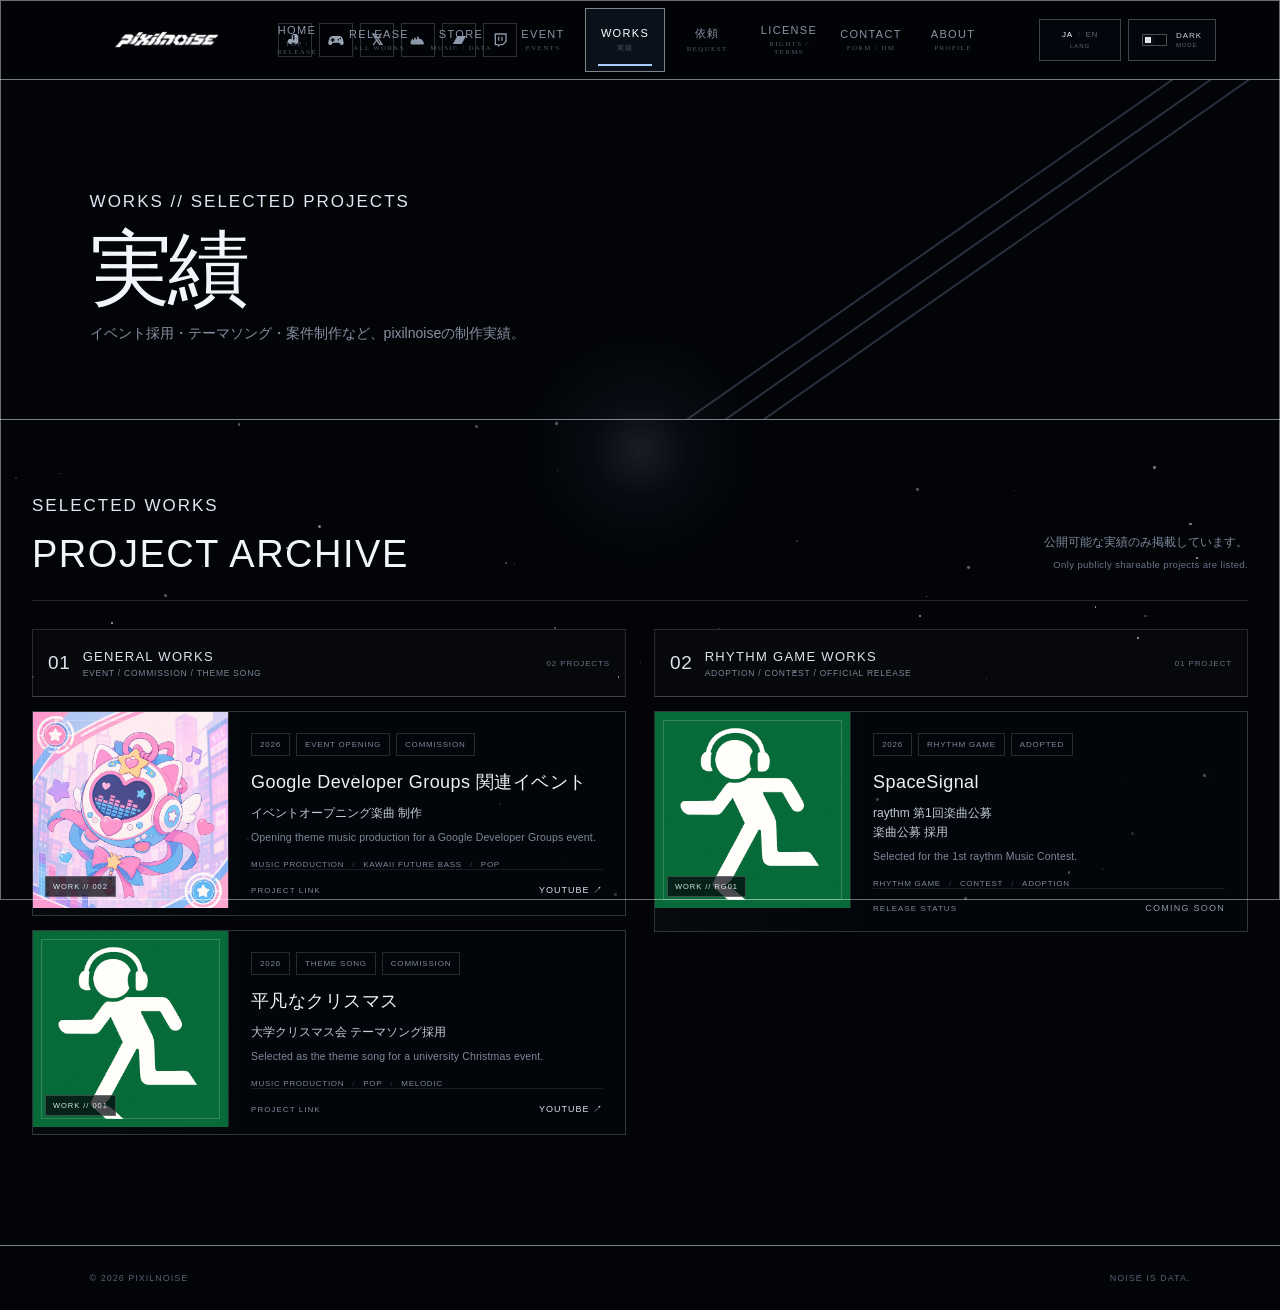
<file: works.html>
<!doctype html><html lang="ja"><head><meta charset="utf-8"><meta name="viewport" content="width=device-width,initial-scale=1"><title>pixilnoise // WORKS</title><script>
(function(){
  try{
    document.documentElement.dataset.theme =
      localStorage.getItem('pixilnoise-theme-v2') === 'light' ? 'light' : 'dark';
  }catch(_){
    document.documentElement.dataset.theme = 'dark';
  }
})();
</script><script>
(function(){
  try{
    var lang=localStorage.getItem('pixilnoise-language-v1') === 'en' ? 'en' : 'ja';
    document.documentElement.dataset.lang=lang;
    document.documentElement.lang=lang;
  }catch(_){
    document.documentElement.dataset.lang='ja';
    document.documentElement.lang='ja';
  }
})();
</script><link rel="stylesheet" href="style.css">
<!-- OGP / FAVICON START -->
<meta name="description" content="pixilnoiseの実績・案件・採用楽曲一覧。イベントテーマソング、オープニング楽曲などの制作実績を掲載しています。">
<meta property="og:title" content="pixilnoise // WORKS">
<meta property="og:description" content="pixilnoiseの実績・案件・採用楽曲一覧。イベントテーマソング、オープニング楽曲などの制作実績を掲載しています。">
<meta property="og:type" content="website">
<meta property="og:url" content="https://pixilnoise.github.io/pixilnoiseweb/works.html">
<meta property="og:site_name" content="pixilnoise">
<meta property="og:locale" content="ja_JP">
<meta property="og:image" content="https://pixilnoise.github.io/pixilnoiseweb/assets/branding/ogp.jpg">
<meta property="og:image:width" content="1200">
<meta property="og:image:height" content="630">
<meta property="og:image:alt" content="pixilnoise Official Website">
<meta name="twitter:card" content="summary_large_image">
<meta name="twitter:title" content="pixilnoise // WORKS">
<meta name="twitter:description" content="pixilnoiseの実績・案件・採用楽曲一覧。イベントテーマソング、オープニング楽曲などの制作実績を掲載しています。">
<meta name="twitter:image" content="https://pixilnoise.github.io/pixilnoiseweb/assets/branding/ogp.jpg">
<link rel="icon" type="image/png" href="assets/branding/favicon.png">
<link rel="apple-touch-icon" href="assets/branding/favicon.png">
<!-- OGP / FAVICON END -->
<link rel="stylesheet" href="assets/css/motion.css">
</head><body class="page-ready"><div class="page-transition"></div><div class="stars" id="stars"></div><div class="cursor-glow" id="cursorGlow"></div><div class="noise"></div><header class="site-header">
<div class="brand-area">
  <a class="brand" href="index.html"><img class="logo" src="assets/branding/assets_logo.png" alt="pixilnoise"></a>
  <div class="social-links" aria-label="pixilnoise links">
    <a class="social-link youtube" href="https://www.youtube.com/@pix22C3" target="_blank" rel="noopener noreferrer" aria-label="MUSIC CH // YOUTUBE"><svg viewBox="0 0 24 24" aria-hidden="true"><path d="M9 3v11.2a4 4 0 1 1-2-3.46V5h10v9.2a4 4 0 1 1-2-3.46V3H9zm2 2v5h4V5h-4z"/></svg></a>
    <a class="social-link youtube" href="https://www.youtube.com/@pixilnoise3" target="_blank" rel="noopener noreferrer" aria-label="GAME CH // YOUTUBE"><svg viewBox="0 0 24 24" aria-hidden="true"><path d="M7 6h10c2.9 0 4.8 2.3 5.5 5.4l1 4.5c.4 1.8-.9 3.6-2.7 3.6-1 0-1.9-.5-2.4-1.3L16.7 16H7.3l-1.7 2.2C5 19 4.1 19.5 3.1 19.5c-1.8 0-3.1-1.8-2.7-3.6l1-4.5C2.1 8.3 4.1 6 7 6zm1 3H6v2H4v2h2v2h2v-2h2v-2H8V9zm7.5 1.5a1.25 1.25 0 1 0 0 2.5 1.25 1.25 0 0 0 0-2.5zm3-2a1.25 1.25 0 1 0 0 2.5 1.25 1.25 0 0 0 0-2.5z"/></svg></a>
    <a class="social-link xlink" href="https://x.com/pixilnoise" target="_blank" rel="noopener noreferrer" aria-label="X // TWITTER"><span aria-hidden="true" style="font-weight:700;font-size:15px;line-height:1">𝕏</span></a>
    <a class="social-link soundcloud" href="https://on.soundcloud.com/lHllIERUjJdaXayLD9" target="_blank" rel="noopener noreferrer" aria-label="SOUNDCLOUD"><svg viewBox="0 0 24 24" aria-hidden="true"><path d="M1 14.2c0-.8.6-1.5 1.4-1.6l.4-1.7c.1-.5.5-.8 1-.8s.9.3 1 .8l.3 1.2c.3-.1.6-.1.9-.1l.6-3c.1-.5.5-.8 1-.8s.9.3 1 .8l.5 2.7c.3-.3.7-.6 1.1-.8l.7-3.6c.1-.5.5-.8 1-.8s.9.3 1 .8l.5 3.1c.3-.1.7-.1 1-.1 2.8 0 5.1 2.1 5.4 4.8.8.2 1.4.9 1.4 1.8 0 1-.8 1.8-1.8 1.8H3c-1.1 0-2-.9-2-2v-.5c0-.1 0-.2 0-.3z"/></svg></a>
    <a class="social-link bandcamp" href="https://pixilnoise.bandcamp.com" target="_blank" rel="noopener noreferrer" aria-label="BANDCAMP"><svg viewBox="0 0 24 24" aria-hidden="true"><path d="M2 18h13.2l6.8-12H8.8L2 18z"/></svg></a>
    <a class="social-link twitch" href="https://www.twitch.tv/pixilnoise" target="_blank" rel="noopener noreferrer" aria-label="TWITCH"><svg viewBox="0 0 24 24" aria-hidden="true"><path d="M4 2h18v12.5L16.5 20H12l-3 3v-3H4V2zm2 2v14h4v2l2-2h3.7l4.3-4.3V4H6zm3 3h2v6H9V7zm5 0h2v6h-2V7z"/></svg></a>
  </div>
</div><button class="mobile-menu-toggle" type="button" aria-controls="mobileMenu" aria-expanded="false" aria-label="メニューを開く">
  <span>MENU</span><i></i><i></i>
</button><nav class="nav"><a class="" href="index.html">HOME<small>TOP / RELEASE</small></a><a class="" href="release.html">RELEASE<small>ALL WORKS</small></a><a class="" href="store.html">STORE<small>MUSIC / DATA</small></a><a class="" href="event.html">EVENT<small>EVENTS</small></a><a class="active" href="works.html">WORKS<small>実績</small></a><a class="" href="request.html">依頼<small>REQUEST</small></a><a class="" href="license.html">LICENSE<small>RIGHTS / TERMS</small></a><a class="" href="contact.html">CONTACT<small>FORM / DM</small></a><a class="" href="about.html">ABOUT<small>PROFILE</small></a></nav><div class="header-controls"><button class="language-toggle" type="button" data-language-toggle aria-pressed="false" aria-label="Switch to English">
  <span class="language-toggle-main" aria-hidden="true"><b class="lang-ja">JA</b><i>/</i><b class="lang-en">EN</b></span>
  <small>LANG</small>
</button><button class="theme-toggle" type="button" data-theme-toggle aria-pressed="false" aria-label="ライトモードに切り替える / Switch to light mode">
  <span class="theme-toggle-track" aria-hidden="true"><i></i></span>
  <span class="theme-toggle-copy"><b data-theme-label>DARK</b><small>MODE</small></span>
</button></div></header><div class="mobile-menu-panel" id="mobileMenu" aria-hidden="true">
  <div class="mobile-menu-inner">
    <div class="mobile-menu-head">
      <span>MENU // NAVIGATION</span>
      <button class="mobile-menu-close" type="button" aria-label="メニューを閉じる">CLOSE ×</button>
    </div>
    <nav class="mobile-menu-nav" aria-label="Mobile navigation"><a class="" href="index.html">HOME<small>TOP / RELEASE</small></a><a class="" href="release.html">RELEASE<small>ALL WORKS</small></a><a class="" href="store.html">STORE<small>MUSIC / DATA</small></a><a class="" href="event.html">EVENT<small>EVENTS</small></a><a class="active" href="works.html">WORKS<small>実績</small></a><a class="" href="request.html">依頼<small>REQUEST</small></a><a class="" href="license.html">LICENSE<small>RIGHTS / TERMS</small></a><a class="" href="contact.html">CONTACT<small>FORM / DM</small></a><a class="" href="about.html">ABOUT<small>PROFILE</small></a></nav>
    <div class="mobile-menu-socials" aria-label="pixilnoise social links">
    <a class="social-link youtube" href="https://www.youtube.com/@pix22C3" target="_blank" rel="noopener noreferrer" aria-label="MUSIC CH // YOUTUBE"><svg viewBox="0 0 24 24" aria-hidden="true"><path d="M9 3v11.2a4 4 0 1 1-2-3.46V5h10v9.2a4 4 0 1 1-2-3.46V3H9zm2 2v5h4V5h-4z"/></svg></a>
    <a class="social-link youtube" href="https://www.youtube.com/@pixilnoise3" target="_blank" rel="noopener noreferrer" aria-label="GAME CH // YOUTUBE"><svg viewBox="0 0 24 24" aria-hidden="true"><path d="M7 6h10c2.9 0 4.8 2.3 5.5 5.4l1 4.5c.4 1.8-.9 3.6-2.7 3.6-1 0-1.9-.5-2.4-1.3L16.7 16H7.3l-1.7 2.2C5 19 4.1 19.5 3.1 19.5c-1.8 0-3.1-1.8-2.7-3.6l1-4.5C2.1 8.3 4.1 6 7 6zm1 3H6v2H4v2h2v2h2v-2h2v-2H8V9zm7.5 1.5a1.25 1.25 0 1 0 0 2.5 1.25 1.25 0 0 0 0-2.5zm3-2a1.25 1.25 0 1 0 0 2.5 1.25 1.25 0 0 0 0-2.5z"/></svg></a>
    <a class="social-link xlink" href="https://x.com/pixilnoise" target="_blank" rel="noopener noreferrer" aria-label="X // TWITTER"><span aria-hidden="true" style="font-weight:700;font-size:15px;line-height:1">𝕏</span></a>
    <a class="social-link soundcloud" href="https://on.soundcloud.com/lHllIERUjJdaXayLD9" target="_blank" rel="noopener noreferrer" aria-label="SOUNDCLOUD"><svg viewBox="0 0 24 24" aria-hidden="true"><path d="M1 14.2c0-.8.6-1.5 1.4-1.6l.4-1.7c.1-.5.5-.8 1-.8s.9.3 1 .8l.3 1.2c.3-.1.6-.1.9-.1l.6-3c.1-.5.5-.8 1-.8s.9.3 1 .8l.5 2.7c.3-.3.7-.6 1.1-.8l.7-3.6c.1-.5.5-.8 1-.8s.9.3 1 .8l.5 3.1c.3-.1.7-.1 1-.1 2.8 0 5.1 2.1 5.4 4.8.8.2 1.4.9 1.4 1.8 0 1-.8 1.8-1.8 1.8H3c-1.1 0-2-.9-2-2v-.5c0-.1 0-.2 0-.3z"/></svg></a>
    <a class="social-link bandcamp" href="https://pixilnoise.bandcamp.com" target="_blank" rel="noopener noreferrer" aria-label="BANDCAMP"><svg viewBox="0 0 24 24" aria-hidden="true"><path d="M2 18h13.2l6.8-12H8.8L2 18z"/></svg></a>
    <a class="social-link twitch" href="https://www.twitch.tv/pixilnoise" target="_blank" rel="noopener noreferrer" aria-label="TWITCH"><svg viewBox="0 0 24 24" aria-hidden="true"><path d="M4 2h18v12.5L16.5 20H12l-3 3v-3H4V2zm2 2v14h4v2l2-2h3.7l4.3-4.3V4H6zm3 3h2v6H9V7zm5 0h2v6h-2V7z"/></svg></a>
  </div>
    <div class="mobile-menu-foot">PIXILNOISE // CREATIVE SYSTEM 001</div>
  </div>
</div><main class="works-page">
  <section class="pagehero works-hero">
    <div>
      <p class="eyebrow">WORKS // SELECTED PROJECTS</p>
      <h1>実績</h1>
      <p>イベント採用・テーマソング・案件制作など、pixilnoiseの制作実績。</p>
    </div>
  </section>

  <section class="works-section">
    <div class="works-section-head reveal-on-scroll">
      <div>
        <p class="eyebrow">SELECTED WORKS</p>
        <h2>PROJECT ARCHIVE</h2>
      </div>
      <p>公開可能な実績のみ掲載しています。<br><span>Only publicly shareable projects are listed.</span></p>
    </div>

    
    <div class="works-columns">
      <section class="works-column works-column-general">
        <div class="works-column-head reveal-on-scroll">
          <div>
            <span class="works-column-index">01</span>
            <div>
              <h3>GENERAL WORKS</h3>
              <p>EVENT / COMMISSION / THEME SONG</p>
            </div>
          </div>
          <span class="works-column-count">02 PROJECTS</span>
        </div>

        <div class="works-column-list">
          <article class="works-card works-card-compact reveal-on-scroll card-float">
            <a class="works-card-link" href="https://youtu.be/64CTIaOr88k" target="_blank" rel="noopener noreferrer" aria-label="Google Developer Groups 関連イベントの実績をYouTubeで開く"></a>
            <div class="works-art">
              <img src="assets/releases/google_future_bass.png" alt="Google Developer Groups 関連イベント用楽曲のジャケット">
              <span>WORK // 002</span>
            </div>
            <div class="works-content">
              <div class="works-meta"><span>2026</span><span>EVENT OPENING</span><span>COMMISSION</span></div>
              <h2>Google Developer Groups 関連イベント</h2>
              <p class="works-jp">イベントオープニング楽曲 制作</p>
              <p class="works-en">Opening theme music production for a Google Developer Groups event.</p>
              <div class="works-tags"><span>MUSIC PRODUCTION</span><span>KAWAII FUTURE BASS</span><span>POP</span></div>
              <div class="works-open"><span>PROJECT LINK</span><b>YOUTUBE ↗</b></div>
            </div>
          </article>

          <article class="works-card works-card-compact reveal-on-scroll card-float">
            <a class="works-card-link" href="https://youtu.be/eA-W32HA8Kk" target="_blank" rel="noopener noreferrer" aria-label="平凡なクリスマスの実績をYouTubeで開く"></a>
            <div class="works-art">
              <img src="assets/releases/heibon_na_christmas.png" alt="平凡なクリスマス ジャケット">
              <span>WORK // 001</span>
            </div>
            <div class="works-content">
              <div class="works-meta"><span>2026</span><span>THEME SONG</span><span>COMMISSION</span></div>
              <h2>平凡なクリスマス</h2>
              <p class="works-jp">大学クリスマス会 テーマソング採用</p>
              <p class="works-en">Selected as the theme song for a university Christmas event.</p>
              <div class="works-tags"><span>MUSIC PRODUCTION</span><span>POP</span><span>MELODIC</span></div>
              <div class="works-open"><span>PROJECT LINK</span><b>YOUTUBE ↗</b></div>
            </div>
          </article>
        </div>
      </section>

      <section class="works-column works-column-rhythm">
        <div class="works-column-head reveal-on-scroll">
          <div>
            <span class="works-column-index">02</span>
            <div>
              <h3>RHYTHM GAME WORKS</h3>
              <p>ADOPTION / CONTEST / OFFICIAL RELEASE</p>
            </div>
          </div>
          <span class="works-column-count">01 PROJECT</span>
        </div>

        <div class="works-column-list">
          <article class="works-card works-card-compact reveal-on-scroll card-float">
            <div class="works-art">
              <img src="assets/releases/spacesignal_placeholder.png" alt="SpaceSignal 仮ジャケット">
              <span>WORK // RG01</span>
            </div>
            <div class="works-content">
              <div class="works-meta">
                <span>2026</span>
                <span>RHYTHM GAME</span>
                <span>ADOPTED</span>
              </div>
              <h2>SpaceSignal</h2>
              <p class="works-jp">raythm 第1回楽曲公募<br>楽曲公募 採用</p>
              <p class="works-en">Selected for the 1st raythm Music Contest.</p>
              <div class="works-tags">
                <span>RHYTHM GAME</span>
                <span>CONTEST</span>
                <span>ADOPTION</span>
              </div>
              <div class="works-open works-open-pending">
                <span>RELEASE STATUS</span>
                <b>COMING SOON</b>
              </div>
            </div>
          </article>
        </div>
      </section>
    </div>
  </section>
</main><footer><span>© 2026 PIXILNOISE</span><span>NOISE IS DATA.</span></footer><script>
const starLayer=document.getElementById('stars');
const glow=document.getElementById('cursorGlow');
const stars=[];
const count=Math.min(105,Math.max(55,Math.floor(innerWidth/15)));
for(let i=0;i<count;i++){
  const s=document.createElement('span');s.className='star';
  const size=Math.random()*2.7+.6;
  s.style.width=size+'px';s.style.height=size+'px';
  s.dataset.x=Math.random()*innerWidth;s.dataset.y=Math.random()*innerHeight;
  s.dataset.vx=(Math.random()-.5)*.11;s.dataset.vy=(Math.random()-.5)*.11;
  s.style.left=s.dataset.x+'px';s.style.top=s.dataset.y+'px';
  s.style.opacity=(Math.random()*.55+.15).toFixed(2);
  starLayer.appendChild(s);stars.push(s);
}
let mx=innerWidth/2,my=innerHeight/2,tx=mx,ty=my;
addEventListener('mousemove',e=>{tx=e.clientX;ty=e.clientY;});
function animate(){
  mx+=(tx-mx)*.18;my+=(ty-my)*.18;
  if(glow){glow.style.left=mx+'px';glow.style.top=my+'px';}
  stars.forEach(s=>{
    let x=+s.dataset.x,y=+s.dataset.y,vx=+s.dataset.vx,vy=+s.dataset.vy;
    const dx=x-mx,dy=y-my,d=Math.hypot(dx,dy),avoid=145;
    if(d<avoid && d>0){
      const force=(avoid-d)/avoid*.7;
      x+=(dx/d)*force;y+=(dy/d)*force;
    } else {x+=vx;y+=vy;}
    if(x<-10)x=innerWidth+10;if(x>innerWidth+10)x=-10;
    if(y<-10)y=innerHeight+10;if(y>innerHeight+10)y=-10;
    s.dataset.x=x;s.dataset.y=y;s.style.left=x+'px';s.style.top=y+'px';
  });
  requestAnimationFrame(animate);
}
animate();

document.querySelectorAll('.digital').forEach(el=>{
  setInterval(()=>{
    if(Math.random()<.55){
      el.classList.add('flicker');
      setTimeout(()=>el.classList.remove('flicker'),180);
    }
  },1700+Math.random()*2600);
});
</script><script>
(function(){
  const overlay=document.querySelector('.page-transition');
  document.querySelectorAll('a[href]').forEach(a=>{
    const href=a.getAttribute('href');
    if(!href || href.startsWith('#') || href.startsWith('mailto:') || a.target==='_blank') return;
    a.addEventListener('click',e=>{
      const url=new URL(href,location.href);
      if(url.origin!==location.origin) return;
      e.preventDefault();
      document.body.classList.add('is-leaving');
      setTimeout(()=>location.href=url.href,520);
    });
  });
})();
</script>
<script>
(function(){
  const items = document.querySelectorAll('.reveal-on-scroll');
  if(!items.length) return;
  const io = new IntersectionObserver((entries, observer)=>{
    entries.forEach(entry=>{
      if(entry.isIntersecting){
        entry.target.classList.add('is-visible');
        observer.unobserve(entry.target);
      }
    });
  },{threshold:.12, rootMargin:'0px 0px -7% 0px'});
  items.forEach(el=>io.observe(el));
})();
</script>

<script>
(function(){
  const openBtn = document.querySelector('.mobile-menu-toggle');
  const panel = document.getElementById('mobileMenu');
  const closeBtn = panel ? panel.querySelector('.mobile-menu-close') : null;
  if(!openBtn || !panel || !closeBtn) return;

  const setOpen = (open) => {
    panel.classList.toggle('is-open', open);
    document.body.classList.toggle('mobile-menu-open', open);
    openBtn.setAttribute('aria-expanded', String(open));
    panel.setAttribute('aria-hidden', String(!open));
    if(open) closeBtn.focus();
  };

  openBtn.addEventListener('click', () => setOpen(true));
  closeBtn.addEventListener('click', () => setOpen(false));
  panel.addEventListener('click', e => {
    if(e.target === panel) setOpen(false);
    if(e.target.closest('a')) setOpen(false);
  });
  document.addEventListener('keydown', e => {
    if(e.key === 'Escape' && panel.classList.contains('is-open')) {
      setOpen(false);
      openBtn.focus();
    }
  });
})();
</script>

<div class="theme-glitch-overlay" aria-hidden="true"></div>
<script>
(function(){
  function resetHistoryTransition(){
    const overlay=document.querySelector('.page-transition');

    // Chrome can restore a page from the Back/Forward Cache with the
    // previous `is-leaving` state still attached. Clear it immediately.
    document.body.classList.remove('is-leaving');

    if(overlay){
      overlay.style.transition='none';
      overlay.style.opacity='0';
      overlay.style.pointerEvents='none';

      // Force the reset to paint before handing control back to normal CSS.
      void overlay.offsetWidth;
      requestAnimationFrame(()=>{
        overlay.style.transition='';
        overlay.style.opacity='';
        overlay.style.pointerEvents='';
      });
    }
  }

  // `pageshow` fires for normal loads and, importantly, BFCache restores.
  window.addEventListener('pageshow',resetHistoryTransition);
})();
</script>
<script src="assets/js/lang.js"></script><script src="assets/js/theme.js"></script>
<script src="assets/js/motion.js"></script>
</body></html>
</file>
<file: style.css>
:root{
  --bg:#020408;--bg2:#060b14;--panel:#080d17;--panel2:#0b111d;
  --line:rgba(232,240,255,.52);--line-soft:rgba(232,240,255,.16);
  --text:#f2f5fb;--muted:#8791a3;--dim:#4c5668;--white:#fff;
}
*{box-sizing:border-box}html{scroll-behavior:smooth}
body{margin:0;background:var(--bg);color:var(--text);font-family:"Noto Sans JP",sans-serif;overflow-x:hidden}
body:before{content:"";position:fixed;inset:0;pointer-events:none;border:1px solid rgba(255,255,255,.42);z-index:100}
.noise{position:fixed;inset:0;pointer-events:none;z-index:99;opacity:.045;background-image:radial-gradient(#fff .45px,transparent .45px);background-size:4px 4px}
.stars{position:fixed;inset:0;pointer-events:none;z-index:0;overflow:hidden}
.star{position:absolute;border-radius:50%;background:#fff;opacity:.45;box-shadow:0 0 7px rgba(255,255,255,.45);transition:transform .25s ease-out}
.cursor-glow{position:fixed;z-index:98;width:240px;height:240px;pointer-events:none;border-radius:50%;transform:translate(-50%,-50%);background:radial-gradient(circle,rgba(220,232,255,.11),rgba(150,175,220,.045) 28%,transparent 70%);mix-blend-mode:screen}
.site-header{height:80px;border-bottom:1px solid var(--line);display:flex;align-items:center;padding:0 clamp(30px,5vw,100px);gap:46px;background:rgba(2,4,8,.92);position:sticky;top:0;z-index:50;backdrop-filter:blur(8px)}
.brand{display:flex;align-items:center;gap:12px;text-decoration:none;color:var(--text);margin-right:auto;height:100%}
.brand img{width:43px;height:43px;object-fit:contain}.brand img.logo{width:190px;height:auto;max-height:46px;display:block}
.nav{display:flex;gap:5px;height:100%;align-items:center}.nav a{min-width:102px;height:64px;display:flex;flex-direction:column;justify-content:center;text-align:center;padding:8px 15px;border:1px solid transparent;color:#8b95a7;text-decoration:none;font:700 12px Orbitron,sans-serif;letter-spacing:1.5px;position:relative}
.nav a small{display:block;font:8px Orbitron;color:#4e5869;margin-top:5px}.nav a:hover,.nav a.active{border-color:rgba(255,255,255,.48);color:#fff;background:#0b111b}
.status{font:10px Orbitron;color:#5d687a;letter-spacing:1px}.status i{display:inline-block;width:7px;height:7px;border-radius:50%;background:#fff;box-shadow:0 0 10px rgba(255,255,255,.8);margin-right:7px}
main,.site-header,footer{position:relative;z-index:2}
.hero{min-height:710px;display:grid;grid-template-columns:1.15fr .85fr;align-items:center;padding:80px clamp(30px,7vw,135px);position:relative;overflow:hidden;background:radial-gradient(circle at 70% 50%,#101b2b 0,#060b14 32%,#020408 75%)}
.hero:before{content:"";position:absolute;inset:0;background:linear-gradient(rgba(210,225,255,.045) 1px,transparent 1px),linear-gradient(90deg,rgba(210,225,255,.045) 1px,transparent 1px);background-size:74px 74px}
.eyebrow,.tag{font:700 11px Orbitron,sans-serif;letter-spacing:2px;color:#dfe6f2;margin:0 0 17px}
.hero h1{margin:0;line-height:.8;font-size:clamp(70px,10vw,150px);letter-spacing:-6px;font-family:Orbitron,sans-serif;display:none}
.hero p.desc{font-size:15px;line-height:2;color:#a1aaba;max-width:580px;margin:32px 0}
.actions{display:flex;gap:14px}.btn{display:inline-flex;align-items:center;gap:30px;padding:16px 20px;border:1px solid rgba(255,255,255,.55);background:#060a12;color:#f1f4fa;text-decoration:none;font:700 11px Orbitron;letter-spacing:1px;transition:.2s}
.btn.primary{background:#eef2f7;color:#05080d;border-color:#fff}.btn:hover{transform:translateY(-2px);box-shadow:0 0 22px rgba(255,255,255,.12)}
.hero-logo{width:min(620px,85vw);height:auto;display:block;filter:drop-shadow(0 0 22px rgba(255,255,255,.08))}
.hero-visual{height:460px;display:flex;align-items:center;justify-content:center;position:relative;min-width:0}.hero-visual .ring{position:absolute;left:50%;top:50%;transform:translate(-50%,-50%);width:390px;height:390px;border:1px solid rgba(255,255,255,.26);border-radius:50%;box-shadow:0 0 80px rgba(190,210,240,.08),inset 0 0 80px rgba(190,210,240,.04)}
.hero-visual .ring:before,.hero-visual .ring:after{content:"";position:absolute;border:1px solid rgba(255,255,255,.15);border-radius:50%;inset:12%}.hero-visual .ring:after{inset:30%;border-color:rgba(255,255,255,.27)}
.hero-visual img{position:relative;display:block;width:205px;height:205px;object-fit:contain;filter:drop-shadow(0 0 28px rgba(255,255,255,.18))}
.hud{position:absolute;font:8px Orbitron;color:#657185;letter-spacing:1px}.hud.a{top:15%;left:4%}.hud.b{right:4%;bottom:15%}
.ticker{border-block:1px solid var(--line);padding:14px 0;overflow:hidden;white-space:nowrap;color:#737f92;font:10px Orbitron;letter-spacing:3px;background:#050911}
.ticker div{display:inline-block;animation:move 24s linear infinite}
@keyframes move{to{transform:translateX(-50%)}}
.digital{position:relative}.digital:after{content:"";position:absolute;left:0;right:0;top:50%;height:2px;background:rgba(255,255,255,.25);opacity:0;pointer-events:none}
.digital.flicker{animation:signFlicker .16s steps(2,end) 2}.digital.flicker:after{opacity:.5}
@keyframes signFlicker{0%,100%{filter:none;opacity:1}30%{opacity:.65;filter:contrast(1.35)}55%{opacity:.25}75%{opacity:.8;filter:brightness(1.25)}}
.section{padding:105px clamp(30px,7vw,135px)}.section-head{display:flex;align-items:end;justify-content:space-between;margin-bottom:40px}
.section h2,.pagehero h1{font:800 clamp(48px,7vw,90px)/1 Orbitron;margin:0;letter-spacing:-3px}.link{font:10px Orbitron;color:#dfe6f2;text-decoration:none}
.release-grid{display:grid;grid-template-columns:repeat(4,1fr);gap:18px}.release-card{border:1px solid rgba(255,255,255,.43);background:linear-gradient(145deg,#0a101b,#050910);overflow:hidden;transition:.25s}
.release-card:hover{border-color:#fff;transform:translateY(-3px)}.cover{aspect-ratio:1;background:radial-gradient(circle at 50% 40%,#25334a,#070b13 55%);display:grid;place-items:center;position:relative}
.cover:after{content:"";position:absolute;width:45%;height:45%;border:1px solid rgba(255,255,255,.5);transform:rotate(45deg)}.cover span{font-size:42px;font-weight:900;position:relative;z-index:1}.release-card .body{padding:19px}.release-card h3{font-size:17px;margin:7px 0}.release-card p{color:var(--muted);font-size:11px;margin:0}
.request-home{padding-top:20px}.request-box{border:1px solid rgba(255,255,255,.55);background:linear-gradient(110deg,#0b111b,#060a11);padding:48px 55px;display:flex;justify-content:space-between;align-items:center;position:relative;overflow:hidden}.request-box h2{font-size:31px;margin:0 0 8px}.request-box p{color:var(--muted);font-size:13px}
.pagehero{padding:110px clamp(30px,7vw,135px) 70px;border-bottom:1px solid var(--line);background:linear-gradient(120deg,#080e17,#03060b)}.pagehero p:last-child{color:var(--muted);font-size:14px}
.cards{display:grid;grid-template-columns:repeat(2,1fr);gap:24px}.card{border:1px solid rgba(255,255,255,.43);background:var(--panel);padding:40px}.card .icon{font:800 42px Orbitron;color:#fff;margin-bottom:28px}.card h2{font-size:30px;margin:0 0 12px}.card p{color:var(--muted);line-height:2;font-size:13px}
.about{display:grid;grid-template-columns:.8fr 1.2fr;gap:80px}.profile{min-height:380px;border:1px solid rgba(255,255,255,.43);display:grid;place-items:center;background:radial-gradient(circle,#172131,#04070c 60%)}.profile img{width:180px}.about h2{font:800 46px Orbitron;margin:0 0 25px}.about p{color:#a0a9b7;line-height:2;font-size:14px}.data{border-top:1px solid var(--line);margin-top:35px}.data div{display:flex;justify-content:space-between;border-bottom:1px solid var(--line);padding:16px 0;font:10px Orbitron}.data span{color:#596577}
.store{display:grid;grid-template-columns:repeat(2,1fr);gap:24px}.store .card{padding:0;overflow:hidden}.storeart{height:230px;display:grid;place-items:center;background:radial-gradient(circle,#263348,#070b12 55%);font:800 58px Orbitron}.store .body{padding:30px}.contact{max-width:850px}.contact .card{padding:50px}.contact h2{font:800 42px Orbitron;margin:0 0 10px}.contact small{display:block;color:#536073;margin-top:15px}
footer{border-top:1px solid var(--line);padding:27px clamp(30px,7vw,135px);display:flex;justify-content:space-between;color:#566274;font:9px Orbitron;letter-spacing:1px}
@media(max-width:900px){body:before{inset:0}.site-header{height:auto;flex-wrap:wrap;padding:14px 25px;gap:12px}.brand{width:100%}.brand img.logo{width:160px}.nav{width:100%;justify-content:space-between;overflow:auto}.nav a{min-width:85px;padding:10px 8px;font-size:10px}.status{display:none}.hero{grid-template-columns:1fr;min-height:820px}.hero-visual{position:absolute;right:-90px;top:330px;opacity:.35}.hero-copy{z-index:2}.release-grid,.cards,.store,.about{grid-template-columns:1fr 1fr}.request-box{display:block}.request-box .btn{margin-top:25px}}
@media(max-width:600px){.release-grid,.cards,.store,.about{grid-template-columns:1fr}.section{padding:75px 20px}.pagehero{padding:75px 20px 50px}.hero{padding:70px 20px}.hero-logo{width:90vw}.request-box{padding:32px}.contact .card{padding:32px}footer{padding:20px;font-size:8px}}


/* ===== v5: page transitions / delayed typography / clock ===== */
.page-transition{
  position:fixed;inset:0;background:#020408;z-index:200;
  pointer-events:none;opacity:0;transition:opacity .55s ease;
}
body.is-leaving .page-transition{opacity:1;pointer-events:all}
body.page-ready{animation:pageIn .75s ease both}
@keyframes pageIn{from{opacity:0}to{opacity:1}}
main > *{animation:sectionIn .8s cubic-bezier(.2,.7,.2,1) both}
main > *:nth-child(2){animation-delay:.10s}
main > *:nth-child(3){animation-delay:.18s}
@keyframes sectionIn{from{opacity:0;transform:translateY(12px)}to{opacity:1;transform:none}}
.delayed{
  opacity:0;transform:translateY(14px);
  animation:textIn .7s cubic-bezier(.2,.7,.2,1) forwards;
}
.d1{animation-delay:.20s}.d2{animation-delay:.34s}.d3{animation-delay:.48s}.d4{animation-delay:.62s}.d5{animation-delay:.78s}
@keyframes textIn{to{opacity:1;transform:none}}
.hero{grid-template-columns:1fr 0fr}
.hero-copy{max-width:850px}
.hero-visual{display:none!important}
.clock-panel{
  position:absolute;right:clamp(35px,8vw,145px);top:50%;transform:translateY(-50%);
  width:min(390px,32vw);text-align:center;border-top:1px solid rgba(255,255,255,.35);
  border-bottom:1px solid rgba(255,255,255,.35);padding:25px 0 22px;
}
.clock-label{font:400 9px "Noto Sans JP","Hiragino Kaku Gothic ProN","Yu Gothic",YuGothic,Meiryo,sans-serif;color:#687487;letter-spacing:2px;margin-bottom:12px}
.clock-time{font:300 clamp(36px,5vw,70px)/1 "Noto Sans JP","Hiragino Kaku Gothic ProN","Yu Gothic",YuGothic,Meiryo,sans-serif;color:#edf2f8;letter-spacing:2px}
.clock-date{font:10px Orbitron;color:#657084;letter-spacing:2px;margin-top:11px}
.clock-line{width:55px;height:1px;background:rgba(255,255,255,.55);margin:16px auto 0}
.achievement-grid{display:grid;grid-template-columns:repeat(3,1fr);gap:18px}
.achievement{
  border:1px solid rgba(255,255,255,.43);background:#070c15;padding:26px;
  min-height:150px;position:relative;overflow:hidden;
}
.achievement:before{content:"";position:absolute;top:0;left:0;width:35px;height:1px;background:#fff}
.achievement .num{font:400 10px "Noto Sans JP","Hiragino Kaku Gothic ProN","Yu Gothic",YuGothic,Meiryo,sans-serif;color:#687487;letter-spacing:2px}
.achievement h3{font-size:20px;margin:17px 0 7px}
.achievement p{margin:0;color:#7e899b;font-size:11px;line-height:1.8}
.event-grid{display:grid;grid-template-columns:1fr;gap:16px}
.event-card{
  display:grid;grid-template-columns:150px 1fr auto;align-items:center;gap:28px;
  border:1px solid rgba(255,255,255,.43);background:#070c15;padding:24px 28px;
}
.event-date{font:400 14px "Noto Sans JP","Hiragino Kaku Gothic ProN","Yu Gothic",YuGothic,Meiryo,sans-serif;color:#eef2f8}
.event-date small{display:block;color:#596476;font-size:8px;margin-top:7px}
.event-card h2{font-size:21px;margin:0 0 7px}.event-card p{font-size:11px;color:#7e899b;margin:0}
.event-status{font:400 9px "Noto Sans JP","Hiragino Kaku Gothic ProN","Yu Gothic",YuGothic,Meiryo,sans-serif;letter-spacing:1.5px;border:1px solid rgba(255,255,255,.4);padding:9px 11px;color:#dce2eb}
.event-status.live{background:#eef2f7;color:#05080d}
@media(max-width:900px){
  .hero{grid-template-columns:1fr}
  .clock-panel{position:relative;right:auto;top:auto;transform:none;width:100%;max-width:430px;margin:70px 0 0;text-align:left}
  .clock-line{margin-left:0}
  .achievement-grid{grid-template-columns:1fr 1fr}
  .event-card{grid-template-columns:110px 1fr}
  .event-status{grid-column:2;justify-self:start}
}
@media(max-width:600px){
  .achievement-grid{grid-template-columns:1fr}
  .event-card{grid-template-columns:1fr;gap:12px}
  .event-status{grid-column:auto}
}

/* ===== v6: viewport-triggered reveals + floating motion ===== */
.reveal-on-scroll{
  opacity:0;
  transform:translate3d(0,42px,0) scale(.985);
  filter:blur(3px);
  transition:
    opacity .85s cubic-bezier(.16,1,.3,1),
    transform .95s cubic-bezier(.16,1,.3,1),
    filter .85s cubic-bezier(.16,1,.3,1);
  will-change:opacity,transform,filter;
}
.reveal-on-scroll.is-visible{
  opacity:1;
  transform:translate3d(0,0,0) scale(1);
  filter:blur(0);
}
.reveal-on-scroll:nth-child(2){transition-delay:.07s}
.reveal-on-scroll:nth-child(3){transition-delay:.14s}
.reveal-on-scroll:nth-child(4){transition-delay:.21s}
.reveal-on-scroll:nth-child(5){transition-delay:.28s}

.float-soft{
  animation:floatSoft 5.5s ease-in-out infinite;
  will-change:transform;
}
.float-soft.f2{animation-delay:-1.7s}
.float-soft.f3{animation-delay:-3.1s}
.float-soft.f4{animation-delay:-4.2s}
@keyframes floatSoft{
  0%,100%{transform:translate3d(0,0,0)}
  50%{transform:translate3d(0,-8px,0)}
}
.card-float{
  transition:transform .5s cubic-bezier(.16,1,.3,1),border-color .35s ease;
}
.card-float:hover{transform:translateY(-5px)}

@media (prefers-reduced-motion:reduce){
  .reveal-on-scroll,.float-soft,.card-float{animation:none!important;transition:none!important}
}

/* ===== v7: social / platform links beside logo ===== */
.brand-area{
  display:flex;
  align-items:center;
  height:100%;
  gap:24px;
  margin-right:auto;
  min-width:0;
}
.social-links{
  display:flex;
  align-items:center;
  gap:7px;
  height:100%;
}
.social-link{
  width:34px;
  height:34px;
  display:grid;
  place-items:center;
  border:1px solid rgba(255,255,255,.18);
  color:#8d98aa;
  text-decoration:none;
  position:relative;
  transition:
    color .28s ease,
    border-color .28s ease,
    background .28s ease,
    transform .35s cubic-bezier(.16,1,.3,1);
}
.social-link svg{
  width:16px;
  height:16px;
  fill:currentColor;
  display:block;
}
.social-link:hover{
  color:#f3f6fa;
  border-color:rgba(255,255,255,.58);
  background:rgba(255,255,255,.045);
  transform:translateY(-3px);
}
.social-link::after{
  content:attr(aria-label);
  position:absolute;
  top:calc(100% + 8px);
  left:50%;
  transform:translateX(-50%) translateY(-4px);
  opacity:0;
  pointer-events:none;
  white-space:nowrap;
  font:400 7px "Noto Sans JP","Hiragino Kaku Gothic ProN","Yu Gothic",YuGothic,Meiryo,sans-serif, sans-serif;
  letter-spacing:1px;
  color:#8b96a8;
  transition:opacity .2s ease,transform .2s ease;
  background:#050910;
  border:1px solid rgba(255,255,255,.2);
  padding:5px 7px;
  z-index:150;
}
.social-link:hover::after{
  opacity:1;
  transform:translateX(-50%) translateY(0);
}
.social-link.youtube{color:#9aa4b4}
.social-link.xlink{font-size:14px;font-family:Arial,sans-serif;font-weight:700}
.social-link.bandcamp svg{width:17px}
@media(max-width:1150px){
  .brand-area{gap:14px}
  .social-links{gap:4px}
  .social-link{width:30px;height:30px}
  .social-link svg{width:14px;height:14px}
}
@media(max-width:980px){
  .social-links{display:none}
}

/* ===== v8: ABOUT social network panel ===== */
.about-social{
  margin-top:34px;
  border:1px solid rgba(255,255,255,.36);
  background:rgba(4,8,14,.68);
  padding:22px;
}
.about-social-head{
  display:flex;justify-content:space-between;align-items:center;
  gap:20px;margin-bottom:16px;
}
.about-social-head .label{
  font:400 9px "Noto Sans JP","Hiragino Kaku Gothic ProN","Yu Gothic",YuGothic,Meiryo,sans-serif,sans-serif;letter-spacing:2px;color:#6e798b;
}
.about-social-grid{
  display:grid;grid-template-columns:repeat(3,1fr);gap:8px;
}
.about-social a{
  min-height:58px;
  border:1px solid rgba(255,255,255,.18);
  display:flex;align-items:center;gap:12px;
  padding:11px 13px;
  color:#aeb7c5;text-decoration:none;
  transition:transform .35s cubic-bezier(.16,1,.3,1),border-color .25s ease,background .25s ease,color .25s ease;
}
.about-social a:hover{
  transform:translateY(-3px);
  border-color:rgba(255,255,255,.55);
  background:rgba(255,255,255,.04);
  color:#f3f6fa;
}
.about-social svg,.about-social .xmark{
  width:18px;height:18px;flex:0 0 18px;fill:currentColor;
}
.about-social .xmark{
  display:grid;place-items:center;font:700 15px Arial,sans-serif;
}
.about-social strong{
  display:block;font:400 8px "Noto Sans JP","Hiragino Kaku Gothic ProN","Yu Gothic",YuGothic,Meiryo,sans-serif,sans-serif;letter-spacing:1px;color:inherit;
}
.about-social small{
  display:block;margin-top:4px;font-size:9px;color:#687487;
}
@media(max-width:900px){
  .about-social-grid{grid-template-columns:1fr 1fr}
}
@media(max-width:600px){
  .about-social-grid{grid-template-columns:1fr}
}

/* ===== v9 typography preview: thin gothic ===== */
body,
button,
input,
textarea,
select{
  font-family:"Noto Sans JP","Hiragino Kaku Gothic ProN","Yu Gothic",YuGothic,Meiryo,sans-serif;
  font-weight:300;
}
.digital{
  font-family:"Noto Sans JP","Hiragino Kaku Gothic ProN","Yu Gothic",YuGothic,Meiryo,sans-serif !important;
  font-weight:300 !important;
  letter-spacing:.10em;
}
.nav a,
.status,
.eyebrow,
.link,
.clock-label,
.clock-date,
.achievement .num,
.about-social .label,
.about-social strong,
.event-date,
.event-status,
footer,
.ticker{
  font-family:"Noto Sans JP","Hiragino Kaku Gothic ProN","Yu Gothic",YuGothic,Meiryo,sans-serif !important;
  font-weight:300 !important;
}
h1,h2,h3,p{font-weight:300}
.nav a{letter-spacing:.12em}


/* ===== v10: request pricing / terms ===== */
.price-grid{display:grid;grid-template-columns:repeat(2,minmax(0,1fr));gap:18px;margin-top:24px}
.price-card{border:1px solid rgba(255,255,255,.20);background:rgba(4,8,14,.62);padding:24px;min-height:145px;transition:transform .4s cubic-bezier(.16,1,.3,1),border-color .3s ease,background .3s ease}
.price-card:hover{transform:translateY(-4px);border-color:rgba(255,255,255,.48);background:rgba(255,255,255,.035)}
.price-card .service-code{font-size:9px;letter-spacing:.16em;color:#647083}
.price-card h3{margin:15px 0 8px;font-size:17px;font-weight:300;letter-spacing:.06em}
.price-card .price{font-size:25px;font-weight:300;letter-spacing:.03em}
.price-card .delivery{margin-top:12px;font-size:10px;color:#798598}
.request-info-grid{display:grid;grid-template-columns:1fr 1fr;gap:12px;margin-top:10px}
.info-panel{border:1px solid rgba(255,255,255,.16);background:rgba(4,8,14,.55);padding:24px}
.info-panel h3{margin:0 0 15px;font-size:13px;font-weight:300;letter-spacing:.08em}
.info-panel p,.info-panel li{color:#8993a4;font-size:11px;line-height:2}
.info-panel ul{margin:0;padding-left:18px}
.flow{display:grid;grid-template-columns:repeat(6,1fr);gap:7px;margin-top:24px}
.flow-step{min-height:100px;border:1px solid rgba(255,255,255,.16);background:rgba(4,8,14,.55);padding:15px;position:relative}
.flow-step:not(:last-child)::after{content:"→";position:absolute;right:-11px;top:50%;transform:translateY(-50%);color:#647083;z-index:2;font-size:12px}
.flow-step .num{font-size:8px;letter-spacing:.15em;color:#626f82}
.flow-step .title{margin-top:12px;font-size:11px;color:#b4bdca;line-height:1.7}
.request-note{margin-top:14px;color:#667286;font-size:9px;line-height:1.9;letter-spacing:.03em}
@media(max-width:900px){
  .price-grid,.request-info-grid{grid-template-columns:1fr 1fr}
  .flow{grid-template-columns:1fr 1fr}
  .flow-step:not(:last-child)::after{display:none}
}
@media(max-width:600px){
  .price-grid,.request-info-grid,.flow{grid-template-columns:1fr}
}


/* ===== v11: request page readability ===== */
.request-info-grid .info-panel p,
.request-info-grid .info-panel li {
  font-size: 13px;
  line-height: 2.05;
}
.price-card .delivery {
  font-size: 12px;
  line-height: 1.8;
}
.request-note {
  font-size: 11px;
  line-height: 2;
}
.flow-step .title {
  font-size: 12px;
  line-height: 1.8;
}


/* ===== v12: readability polish for request page ===== */
.request-info-grid .info-panel p,
.request-info-grid .info-panel li {
  font-size: 14px;
  line-height: 2.1;
  color: #a2abb9;
}
.price-card .service-code {
  font-size: 10px;
  color: #7b8798;
}
.price-card .delivery {
  font-size: 13px;
  line-height: 1.85;
  color: #919baa;
}
.request-note {
  font-size: 12px;
  line-height: 2.05;
  color: #7d899a;
}
.flow-step .num {
  font-size: 9px;
  color: #778396;
}
.flow-step .title {
  font-size: 13px;
  line-height: 1.85;
  color: #a9b2bf;
}
.pagehero > p:not(.eyebrow),
.section > p:not(.eyebrow),
.contact .card > p:not(.eyebrow),
.contact .card small {
  font-size: 13px;
  line-height: 2;
}


/* ===== v13: melody messaging + bilingual request UI ===== */
.hero-strength{
  margin-top:18px;
  color:#a8b1bf;
  font-size:13px;
  line-height:1.9;
  letter-spacing:.025em;
}
.hero-strength span{
  display:inline-block;
  margin-top:3px;
  color:#687487;
  font-size:9px;
  letter-spacing:.05em;
}
.request-strength{
  max-width:900px;
  margin:-18px auto 18px;
  padding:20px 22px;
  border-left:1px solid rgba(255,255,255,.25);
  border-top:1px solid rgba(255,255,255,.10);
  border-bottom:1px solid rgba(255,255,255,.10);
  background:rgba(255,255,255,.018);
}
.request-strength p{
  margin:10px 0 4px;
  color:#aeb7c4;
  font-size:14px;
  line-height:1.9;
  letter-spacing:.02em;
}
.request-strength span{
  color:#697587;
  font-size:10px;
  line-height:1.8;
  letter-spacing:.035em;
}
.jp-en{
  display:block;
  margin-top:4px;
  color:#697587;
  font-size:8px;
  font-weight:300;
  letter-spacing:.11em;
  line-height:1.4;
  text-transform:uppercase;
}
.flow-step .jp-en{
  margin-top:5px;
  font-size:7px;
}
.info-panel .jp-en{
  margin-bottom:7px;
}
@media(max-width:600px){
  .hero-strength{font-size:12px}
  .request-strength{padding:17px}
  .request-strength p{font-size:13px}
}


/* ===== v14: readability pass ===== */
/* Secondary UI text: larger and slightly brighter, without making headings heavier. */
.eyebrow,
.link,
.section-code,
.service-code,
.delivery,
.request-note,
.jp-en,
.flow-step .num,
.flow-step .title,
.info-panel p,
.info-panel li,
.hero-strength span,
.request-strength-inline span {
  font-size: max(1em, calc(1em + 1px));
}

/* Request-page melody statement belongs directly below the large heading. */
.request-strength-inline{
  max-width:760px;
  margin:18px 0 0;
  padding:16px 20px;
  border-left:1px solid rgba(255,255,255,.25);
  border-top:1px solid rgba(255,255,255,.10);
  border-bottom:1px solid rgba(255,255,255,.10);
  background:rgba(255,255,255,.018);
}
.request-strength-inline p{
  margin:9px 0 4px;
  color:#aeb7c4;
  font-size:14px;
  line-height:1.9;
  letter-spacing:.02em;
}
.request-strength-inline span{
  color:#7b8799;
  font-size:10px;
  line-height:1.8;
  letter-spacing:.035em;
}
.request-strength-inline .eyebrow{
  font-size:10px;
}

/* Explicit readability overrides for request-page small copy. */
.request-info-grid .info-panel p,
.request-info-grid .info-panel li{
  font-size:14px;
  color:#9aa5b5;
}
.price-card .delivery{
  font-size:13px;
  color:#8994a5;
}
.request-note{
  font-size:12px;
  color:#788497;
}
.flow-step .title{
  font-size:13px;
  color:#c0c8d3;
}
.flow-step .num{
  font-size:10px;
  color:#778398;
}
.jp-en{
  font-size:9px;
  color:#7b8799;
}
@media(max-width:600px){
  .request-strength-inline{padding:15px 16px}
  .request-strength-inline p{font-size:13px}
  .request-info-grid .info-panel p,
  .request-info-grid .info-panel li{font-size:13px}
}


/* ===== v15: categorized music / video pricing ===== */
.service-category{
  margin-top:42px;
}
.service-category:first-of-type{
  margin-top:0;
}
.service-category-head{
  display:flex;
  align-items:flex-end;
  justify-content:space-between;
  gap:20px;
  padding-bottom:14px;
  border-bottom:1px solid rgba(255,255,255,.18);
}
.service-category-head .eyebrow{
  margin:0;
  font-size:14px;
  letter-spacing:.12em;
}
.service-category-head .jp-en{
  margin:0;
  text-align:right;
}
.video-price-grid{
  grid-template-columns:repeat(2,minmax(0,1fr));
}
.service-detail{
  margin:0 0 16px;
  color:#9aa5b5;
  font-size:13px;
  line-height:1.8;
}
.price-lines{
  display:grid;
  gap:7px;
  margin-top:2px;
}
.price-lines div{
  display:flex;
  align-items:baseline;
  justify-content:space-between;
  gap:16px;
  padding-top:7px;
  border-top:1px solid rgba(255,255,255,.10);
  color:#9aa5b5;
  font-size:12px;
}
.price-lines strong{
  color:#f2f5fb;
  font-size:18px;
  font-weight:300;
  letter-spacing:.03em;
}
.video-editing-card{
  min-height:0;
}
@media(max-width:600px){
  .service-category{margin-top:34px}
  .service-category-head{align-items:flex-start;flex-direction:column;gap:6px}
  .service-category-head .jp-en{text-align:left}
  .video-price-grid{grid-template-columns:1fr}
}

/* ===== v16: bilingual service labels ===== */
.price-card h3 .service-jp-en{
  margin-top:7px;
  font-size:9px;
  line-height:1.5;
}


/* ===== LICENSE / RIGHTS PAGE ===== */
.license-hero-en{
  display:block;
  margin-top:10px;
  max-width:760px;
  color:#7e899a;
  font-size:12px;
  line-height:1.8;
  letter-spacing:.025em;
}
.license-section{position:relative}
.license-grid{
  display:grid;
  grid-template-columns:1fr 1fr;
  gap:16px;
}
.license-card,
.license-list-panel{
  border:1px solid rgba(255,255,255,.18);
  background:rgba(4,8,14,.62);
  padding:28px;
}
.license-card h3{
  margin:0 0 18px;
  font-size:19px;
  font-weight:300;
  letter-spacing:.035em;
}
.license-card>p,
.license-list-panel>p{
  color:#a3adbc;
  font-size:14px;
  line-height:2.05;
  margin:0 0 13px;
}
.license-code{
  margin-bottom:14px;
  color:#748093;
  font-size:10px;
  letter-spacing:.13em;
}
.license-en{
  margin-top:22px;
  padding-top:18px;
  border-top:1px solid rgba(255,255,255,.10);
  color:#8692a4;
}
.license-en strong{
  display:block;
  color:#aeb7c4;
  font-size:11px;
  font-weight:300;
  letter-spacing:.08em;
  margin-bottom:10px;
}
.license-en p,
.license-en li{
  color:#8490a2;
  font-size:12px;
  line-height:1.95;
}
.license-list{
  margin:0;
  padding-left:20px;
  color:#a6afbd;
}
.license-list li{
  margin:7px 0;
  font-size:14px;
  line-height:1.85;
}
.license-list.numbered{padding-left:22px}
.license-credit-layout{
  display:grid;
  grid-template-columns:1fr 1fr;
  gap:16px;
  align-items:start;
}
.credit-copy-box{
  border:1px solid rgba(255,255,255,.28);
  background:#050910;
  padding:0;
  overflow:hidden;
}
.credit-copy-head{
  min-height:48px;
  display:flex;
  align-items:center;
  justify-content:space-between;
  gap:15px;
  padding:0 16px;
  border-bottom:1px solid rgba(255,255,255,.14);
  color:#788498;
  font-size:10px;
  letter-spacing:.11em;
}
.credit-copy-btn{
  border:1px solid rgba(255,255,255,.28);
  background:transparent;
  color:#d8dee8;
  padding:8px 13px;
  font:300 10px "Noto Sans JP","Yu Gothic",sans-serif;
  letter-spacing:.1em;
  cursor:pointer;
  transition:.25s;
}
.credit-copy-btn:hover{
  color:#fff;
  border-color:rgba(255,255,255,.65);
  background:rgba(255,255,255,.04);
}
.credit-copy-box pre{
  margin:0;
  padding:22px 18px;
  color:#c3cad5;
  font:300 12px/2 "Noto Sans JP","Yu Gothic",monospace;
  white-space:pre-wrap;
  word-break:break-all;
}
.credit-copy-note{
  margin:0;
  padding:0 18px 8px;
  color:#748093;
  font-size:10px;
  line-height:1.65;
}
.credit-copy-note:last-child{padding-bottom:18px}
.license-prohibited-grid{
  display:grid;
  grid-template-columns:1fr 1fr;
  gap:16px;
}
.license-list-panel.license-en{
  margin-top:0;
  padding-top:28px;
}
.copyright-box{
  display:grid;
  grid-template-columns:1fr 1fr;
  gap:0;
  border:1px solid rgba(255,255,255,.24);
  background:rgba(4,8,14,.66);
}
.copyright-jp,
.copyright-en{
  padding:30px;
}
.copyright-en{
  margin:0;
  border-top:0;
  border-left:1px solid rgba(255,255,255,.12);
}
.copyright-jp p,
.copyright-en p,
.copyright-box blockquote{
  font-size:14px;
  line-height:2.05;
}
.copyright-jp p{color:#b2bac6}
.copyright-box blockquote{
  margin:18px 0 0;
  padding:12px 0 12px 17px;
  border-left:1px solid rgba(255,255,255,.35);
  color:#9ca6b5;
}
.inline-license-link{
  color:#d8dee8;
  text-decoration:none;
  border-bottom:1px solid rgba(255,255,255,.38);
}
.inline-license-link:hover{color:#fff;border-color:#fff}

/* Keep the header balanced after adding LICENSE. */
@media(max-width:1300px){
  .nav a{min-width:88px;padding:8px 10px}
}
@media(max-width:900px){
  .license-grid,
  .license-credit-layout,
  .license-prohibited-grid,
  .copyright-box{
    grid-template-columns:1fr;
  }
  .copyright-en{
    border-left:0;
    border-top:1px solid rgba(255,255,255,.12);
  }
}
@media(max-width:600px){
  .license-card,.license-list-panel,.copyright-jp,.copyright-en{padding:22px 18px}
  .license-card>p,.license-list li,.copyright-jp p,.copyright-en p,.copyright-box blockquote{font-size:13px}
  .license-en p,.license-en li{font-size:11px}
}

.license-subtitle{
  margin:8px 0 18px;
  font-size:18px;
  font-weight:300;
  letter-spacing:.035em;
}


/* ===== v20: restored page navigation fade ===== */
.page-transition{
  position:fixed;
  inset:0;
  z-index:999;
  background:#020408;
  opacity:0;
  visibility:hidden;
  pointer-events:none;
  transition:opacity .52s cubic-bezier(.4,0,.2,1), visibility 0s linear .52s;
}
body.is-leaving .page-transition{
  opacity:1;
  visibility:visible;
  pointer-events:all;
  transition:opacity .52s cubic-bezier(.4,0,.2,1);
}
body.page-ready{
  animation:pageFadeIn .72s cubic-bezier(.2,.7,.2,1) both;
}
@keyframes pageFadeIn{
  from{opacity:0}
  to{opacity:1}
}


/* ===== v21: clearer credit copy box ===== */
.credit-copy-box{
  border:1px solid rgba(210,225,255,.62);
  background:
    linear-gradient(180deg,rgba(175,198,235,.07),rgba(255,255,255,.015)),
    #050910;
  box-shadow:
    0 0 0 1px rgba(255,255,255,.035) inset,
    0 0 26px rgba(135,165,210,.08);
  position:relative;
}
.credit-copy-box::before{
  content:"CREDIT / COPY";
  position:absolute;
  top:-10px;
  left:16px;
  padding:2px 8px;
  background:#050910;
  border:1px solid rgba(210,225,255,.35);
  color:#b9c6d8;
  font-size:9px;
  letter-spacing:.14em;
  z-index:2;
}
.credit-copy-head{
  background:rgba(190,210,240,.035);
  border-bottom:1px solid rgba(255,255,255,.20);
  color:#aeb9c9;
}
.credit-copy-btn{
  min-width:92px;
  border:1px solid rgba(235,242,255,.72);
  background:rgba(235,242,255,.92);
  color:#05080d;
  font-weight:400;
  box-shadow:0 0 18px rgba(220,232,255,.08);
}
.credit-copy-btn:hover{
  background:#fff;
  color:#020408;
  border-color:#fff;
  box-shadow:0 0 24px rgba(220,232,255,.18);
  transform:translateY(-1px);
}
.credit-copy-box pre{
  background:
    linear-gradient(90deg,rgba(180,205,240,.035),transparent 28%),
    transparent;
  color:#d4dae4;
}
.credit-copy-note{
  color:#8793a5;
}
@media(max-width:600px){
  .credit-copy-box::before{left:12px}
  .credit-copy-btn{min-width:78px}
}


/* ===== v22: fix clipped CREDIT / COPY badge ===== */
.credit-copy-box{
  overflow:visible;
  margin-top:14px;
}
.credit-copy-box::before{
  top:-10px;
  left:16px;
  z-index:5;
}
.credit-copy-head{
  overflow:hidden;
}
@media(max-width:600px){
  .credit-copy-box{
    margin-top:12px;
  }
  .credit-copy-box::before{
    top:-9px;
    left:12px;
  }
}


/* ===== v23: compact HOME latest release panel ===== */
.hero-latest{
  width:min(420px,100%);
  margin-top:30px;
}
.hero-latest-head{
  display:flex;
  align-items:center;
  gap:12px;
  margin-bottom:9px;
  color:#aab3c1;
  font-size:10px;
  font-weight:300;
  letter-spacing:.14em;
}
.hero-latest-head i{
  width:34px;
  height:1px;
  background:rgba(255,255,255,.28);
  position:relative;
}
.hero-latest-head i::after{
  content:"";
  position:absolute;
  right:-48px;
  top:0;
  width:34px;
  height:1px;
  background:rgba(255,255,255,.10);
}
.hero-latest-card{
  display:flex;
  align-items:center;
  justify-content:space-between;
  gap:20px;
  min-height:88px;
  padding:18px 20px;
  border:1px solid rgba(255,255,255,.28);
  background:rgba(4,8,14,.58);
  color:#eef2f7;
  text-decoration:none;
  transition:
    transform .4s cubic-bezier(.16,1,.3,1),
    border-color .3s ease,
    background .3s ease;
}
.hero-latest-card:hover{
  transform:translateY(-3px);
  border-color:rgba(255,255,255,.56);
  background:rgba(255,255,255,.035);
}
.hero-latest-card strong{
  display:block;
  font-size:17px;
  font-weight:300;
  letter-spacing:.04em;
}
.hero-latest-card small{
  display:block;
  margin-top:7px;
  color:#748093;
  font-size:9px;
  line-height:1.5;
  letter-spacing:.05em;
}
.hero-latest-arrow{
  flex:0 0 auto;
  color:#9ca7b7;
  font-size:16px;
}
@media(max-width:600px){
  .hero-latest{width:100%;margin-top:24px}
  .hero-latest-card{min-height:78px;padding:15px 16px}
  .hero-latest-card strong{font-size:15px}
}


/* ===== v24 FIX: LATEST RELEASE thumbnail-left layout ===== */
.hero-latest{
  width:min(455px,100%);
}
.hero-latest-card.hero-latest-horizontal{
  display:grid;
  grid-template-columns:92px minmax(0,1fr);
  align-items:stretch;
  gap:0;
  padding:0;
  min-height:92px;
  overflow:hidden;
}
.hero-latest-thumb{
  width:92px;
  aspect-ratio:1 / 1;
  border-right:1px solid rgba(255,255,255,.18);
  background:
    radial-gradient(circle at 50% 42%,#263348 0,#0a1019 55%,#05080e 100%);
  position:relative;
  overflow:hidden;
}
.hero-latest-thumb::before{
  content:"";
  position:absolute;
  inset:0;
  background:
    linear-gradient(rgba(255,255,255,.025) 1px,transparent 1px),
    linear-gradient(90deg,rgba(255,255,255,.025) 1px,transparent 1px);
  background-size:18px 18px;
}
.hero-latest-thumb-inner{
  position:absolute;
  inset:10px;
  border:1px solid rgba(255,255,255,.24);
  display:grid;
  place-items:center;
}
.hero-latest-thumb-inner::before{
  content:"";
  position:absolute;
  width:38%;
  height:38%;
  border:1px solid rgba(255,255,255,.34);
  transform:rotate(45deg);
}
.hero-latest-thumb-inner span{
  position:relative;
  z-index:1;
  color:#edf2f7;
  font-size:20px;
  font-weight:300;
  letter-spacing:.12em;
}
.hero-latest-thumb-inner small{
  position:absolute;
  bottom:8px;
  font-size:6px;
  letter-spacing:.14em;
  color:#718095;
}
.hero-latest-meta{
  min-width:0;
  display:flex;
  flex-direction:column;
  justify-content:center;
  padding:12px 15px 11px;
}
.hero-latest-meta .hero-latest-kicker{
  color:#677488;
  font-size:7px;
  letter-spacing:.12em;
  margin-bottom:5px;
}
.hero-latest-meta strong{
  font-size:16px;
  font-weight:300;
  letter-spacing:.035em;
  color:#eef2f7;
  white-space:nowrap;
  overflow:hidden;
  text-overflow:ellipsis;
}
.hero-latest-meta small{
  margin-top:4px;
  color:#8591a3;
  font-size:9px;
  letter-spacing:.025em;
}
.hero-latest-view{
  margin-top:9px;
  color:#9ba7b8;
  font-size:7px;
  letter-spacing:.13em;
}
.hero-latest-card.hero-latest-horizontal:hover .hero-latest-thumb{
  filter:brightness(1.08);
}
.hero-latest-card.hero-latest-horizontal:hover .hero-latest-view{
  color:#f1f4f8;
}
@media(max-width:600px){
  .hero-latest-card.hero-latest-horizontal{
    grid-template-columns:78px minmax(0,1fr);
    min-height:78px;
  }
  .hero-latest-thumb{
    width:78px;
  }
  .hero-latest-meta{
    padding:10px 12px;
  }
  .hero-latest-meta strong{
    font-size:14px;
  }
  .hero-latest-view{
    margin-top:6px;
  }
}


/* ===== v25: dedicated RELEASE archive page ===== */
.release-page-en{
  display:block;
  margin-top:10px;
  color:#7b8799;
  font-size:11px;
  line-height:1.8;
  letter-spacing:.035em;
}
.release-library-grid{
  display:grid;
  grid-template-columns:repeat(5,minmax(0,1fr));
  gap:14px;
  align-items:start;
}
.release-library-card{
  border:1px solid rgba(255,255,255,.28);
  background:linear-gradient(180deg,rgba(12,20,32,.90),rgba(4,8,14,.92));
  overflow:hidden;
  min-width:0;
  transition:
    transform .45s cubic-bezier(.16,1,.3,1),
    border-color .3s ease,
    background .3s ease;
}
.release-library-card:hover{
  transform:translateY(-5px);
  border-color:rgba(255,255,255,.55);
  background:linear-gradient(180deg,rgba(18,28,43,.96),rgba(5,9,16,.95));
}
.release-library-art{
  aspect-ratio:1 / 1;
  width:100%;
  position:relative;
  display:grid;
  place-items:center;
  background:
    radial-gradient(circle at 50% 38%,#263348 0,#101827 42%,#060a11 78%);
  overflow:hidden;
}
.release-library-art::before{
  content:"";
  position:absolute;
  inset:0;
  background:
    linear-gradient(rgba(255,255,255,.025) 1px,transparent 1px),
    linear-gradient(90deg,rgba(255,255,255,.025) 1px,transparent 1px);
  background-size:24px 24px;
}
.release-art-inner{
  width:54%;
  aspect-ratio:1 / 1;
  border:1px solid rgba(255,255,255,.42);
  transform:rotate(45deg);
  display:grid;
  place-items:center;
  position:relative;
}
.release-art-inner span,
.release-art-inner small{
  transform:rotate(-45deg);
}
.release-art-inner span{
  font-size:clamp(22px,2.2vw,38px);
  font-weight:300;
  color:#eef2f7;
  letter-spacing:.10em;
}
.release-art-inner small{
  position:absolute;
  bottom:10%;
  color:#7b8799;
  font-size:7px;
  letter-spacing:.12em;
  white-space:nowrap;
}
.release-library-divider{
  height:1px;
  background:linear-gradient(90deg,rgba(255,255,255,.42),rgba(255,255,255,.08));
}
.release-library-info{
  padding:16px 16px 18px;
}
.release-library-meta-top{
  display:flex;
  flex-direction:column;
  gap:5px;
  color:#768296;
  font-size:9px;
  line-height:1.4;
  letter-spacing:.025em;
}
.release-library-meta-top .release-bpm{
  color:#a3adbc;
  font-size:10px;
  letter-spacing:.10em;
}
.release-library-info h3{
  margin:11px 0 6px;
  font-size:17px;
  font-weight:300;
  line-height:1.45;
  color:#edf2f7;
  letter-spacing:.035em;
}
.release-library-info p{
  margin:0;
  color:#8591a3;
  font-size:10px;
  line-height:1.65;
}
.release-placeholder{
  opacity:.52;
}
.release-placeholder:hover{
  opacity:.72;
}
@media(max-width:1300px){
  .release-library-grid{grid-template-columns:repeat(4,minmax(0,1fr))}
}
@media(max-width:1000px){
  .release-library-grid{grid-template-columns:repeat(3,minmax(0,1fr))}
}
@media(max-width:700px){
  .release-library-grid{grid-template-columns:repeat(2,minmax(0,1fr));gap:10px}
  .release-library-info{padding:13px}
  .release-library-info h3{font-size:15px}
}
@media(max-width:440px){
  .release-library-grid{grid-template-columns:1fr}
}


/* ===== v26: RELEASE category filter ===== */
.release-filter-bar{
  display:flex;
  flex-wrap:wrap;
  gap:10px;
  margin:8px 0 22px;
}
.release-filter-btn{
  border:1px solid rgba(255,255,255,.18);
  background:rgba(4,8,14,.55);
  color:#95a1b3;
  padding:10px 14px;
  font:300 11px/1.2 "Noto Sans JP","Yu Gothic",sans-serif;
  letter-spacing:.06em;
  cursor:pointer;
  transition:
    border-color .25s ease,
    background .25s ease,
    color .25s ease,
    transform .25s ease;
}
.release-filter-btn:hover{
  border-color:rgba(255,255,255,.42);
  color:#edf2f7;
  background:rgba(255,255,255,.03);
  transform:translateY(-1px);
}
.release-filter-btn.active{
  border-color:rgba(255,255,255,.62);
  color:#03070c;
  background:#edf2f7;
}
.release-library-card{
  transition:
    transform .45s cubic-bezier(.16,1,.3,1),
    border-color .3s ease,
    background .3s ease,
    opacity .22s ease,
    filter .22s ease;
}
.release-library-card.is-hidden{
  opacity:0;
  filter:blur(2px);
  transform:translateY(6px) scale(.985);
  pointer-events:none;
}
@media(max-width:700px){
  .release-filter-bar{gap:8px}
  .release-filter-btn{
    padding:9px 12px;
    font-size:10px;
  }
}


/* ===== v27: RELEASE menu item ===== */
@media(min-width:901px){
  .nav{gap:3px}
  .nav a{
    min-width:90px;
    padding-left:9px;
    padding-right:9px;
  }
}


/* ===== v28: HOME release cards unified with RELEASE page ===== */
#release .release-grid{
  display:grid;
  grid-template-columns:repeat(4,minmax(0,1fr));
  gap:16px;
}
#release .home-release-card{
  width:100%;
}
#release .home-release-card .release-library-info{
  padding:15px 16px 17px;
}
#release .home-release-card .release-library-meta-top{
  gap:4px;
}
#release .home-release-card .release-library-info h3{
  margin:10px 0 5px;
}
#release .home-release-card .release-art-inner{
  width:52%;
}
@media(max-width:1100px){
  #release .release-grid{grid-template-columns:repeat(2,minmax(0,1fr))}
}
@media(max-width:600px){
  #release .release-grid{grid-template-columns:1fr}
}


/* ===== v30: CONTACT page + request plan CTAs ===== */
@media(min-width:901px){
  .nav{gap:2px}
  .nav a{
    min-width:82px;
    padding-left:7px;
    padding-right:7px;
    font-size:10px;
  }
  .nav a small{font-size:7px}
}
@media(min-width:901px) and (max-width:1250px){
  .status{display:none}
  .nav a{min-width:74px;padding-left:5px;padding-right:5px}
}

.price-card{display:flex;flex-direction:column}
.plan-request-btn{
  align-self:flex-end;
  margin-top:18px;
  border:1px solid rgba(255,255,255,.34);
  background:rgba(255,255,255,.025);
  color:#c7cfda;
  padding:9px 12px;
  text-decoration:none;
  font-size:10px;
  font-weight:300;
  letter-spacing:.08em;
  transition:transform .25s ease,border-color .25s ease,background .25s ease,color .25s ease;
}
.plan-request-btn span{margin-left:9px;color:#727f91}
.plan-request-btn:hover{
  transform:translateY(-2px);
  border-color:rgba(255,255,255,.68);
  background:#edf2f7;
  color:#05080d;
}
.plan-request-btn:hover span{color:#05080d}

.contact-page-en{
  display:block;
  margin-top:10px;
  color:#788496;
  font-size:11px;
  line-height:1.8;
  letter-spacing:.035em;
}
.contact-page-grid{
  display:grid;
  grid-template-columns:minmax(0,1.35fr) minmax(280px,.65fr);
  gap:18px;
  align-items:start;
}
.contact-form-panel,.contact-info-card{
  border:1px solid rgba(255,255,255,.24);
  background:rgba(4,8,14,.62);
}
.contact-form-panel{padding:28px}
.contact-panel-head{
  display:flex;
  justify-content:space-between;
  gap:25px;
  align-items:flex-start;
  padding-bottom:20px;
  margin-bottom:20px;
  border-bottom:1px solid rgba(255,255,255,.16);
}
.contact-panel-head h2{
  margin:4px 0 0;
  font-size:25px;
  font-weight:300;
  letter-spacing:.045em;
}
.contact-panel-head > span{
  color:#5f6b7d;
  font-size:9px;
  letter-spacing:.14em;
}
.contact-form{
  display:grid;
  grid-template-columns:1fr 1fr;
  gap:15px;
}
.contact-field{
  display:flex;
  flex-direction:column;
  gap:8px;
}
.contact-field:nth-child(3),
.contact-field-message,
.contact-submit-row{grid-column:1 / -1}
.contact-label{
  color:#bbc4d0;
  font-size:11px;
  letter-spacing:.055em;
}
.contact-label small{
  margin-left:8px;
  color:#596679;
  font-size:8px;
  letter-spacing:.10em;
}
.contact-field input,.contact-field textarea{
  width:100%;
  box-sizing:border-box;
  border:1px solid rgba(255,255,255,.19);
  outline:none;
  background:#050910;
  color:#e7ecf2;
  padding:14px 15px;
  border-radius:0;
  font:300 13px/1.7 "Noto Sans JP","Yu Gothic",sans-serif;
  transition:border-color .25s ease,background .25s ease,box-shadow .25s ease;
}
.contact-field textarea{resize:vertical;min-height:190px}
.contact-field input::placeholder,.contact-field textarea::placeholder{color:#465265}
.contact-field input:focus,.contact-field textarea:focus{
  border-color:rgba(220,232,248,.58);
  background:#070c14;
  box-shadow:0 0 20px rgba(180,205,240,.055);
}
.contact-submit-row{
  display:flex;
  justify-content:space-between;
  align-items:center;
  gap:20px;
  margin-top:3px;
  padding-top:17px;
  border-top:1px solid rgba(255,255,255,.10);
}
.contact-submit-row p{
  margin:0;
  color:#687588;
  font-size:10px;
  line-height:1.7;
}
.contact-submit-btn{
  flex:0 0 auto;
  border:1px solid #fff;
  background:#edf2f7;
  color:#05080d;
  padding:13px 17px;
  cursor:pointer;
  font:300 10px/1 "Noto Sans JP","Yu Gothic",sans-serif;
  letter-spacing:.12em;
  transition:transform .25s ease,background .25s ease,box-shadow .25s ease;
}
.contact-submit-btn span{margin-left:12px}
.contact-submit-btn:hover{
  transform:translateY(-2px);
  background:#fff;
  box-shadow:0 0 24px rgba(230,240,255,.11);
}
.contact-side{display:grid;gap:12px}
.contact-info-card{padding:23px}
.contact-info-card h3{
  margin:6px 0 12px;
  font-size:17px;
  font-weight:300;
  letter-spacing:.045em;
}
.contact-info-card > p:not(.eyebrow){
  margin:0;
  color:#8f9aaa;
  font-size:12px;
  line-height:1.95;
}
.contact-side-link{
  display:flex;
  justify-content:space-between;
  align-items:center;
  margin-top:18px;
  padding-top:13px;
  border-top:1px solid rgba(255,255,255,.14);
  color:#c2cad6;
  text-decoration:none;
  font-size:10px;
  letter-spacing:.09em;
}
.contact-side-link span{color:#687588}
.contact-side-link:hover{color:#fff}
.contact-license-card{border-color:rgba(210,225,245,.38)}

@media(max-width:1000px){
  .contact-page-grid{grid-template-columns:1fr}
  .contact-side{grid-template-columns:repeat(3,1fr)}
}
@media(max-width:700px){
  .contact-form{grid-template-columns:1fr}
  .contact-field:nth-child(3),.contact-field-message,.contact-submit-row{grid-column:auto}
  .contact-side{grid-template-columns:1fr}
  .contact-submit-row{align-items:flex-start;flex-direction:column}
  .contact-submit-btn{width:100%}
}


/* ===== v31: readability + larger header ===== */

/* CONTACT page: overall typography enlarged for better readability */
.contact-pagehero .eyebrow{
  font-size:12px !important;
}
.contact-pagehero h1{
  font-size:clamp(42px,5vw,72px) !important;
}
.contact-pagehero > p:not(.eyebrow){
  font-size:17px !important;
  line-height:1.9 !important;
}
.contact-page-en{
  font-size:13px !important;
  line-height:1.9 !important;
}

.contact-panel-head .eyebrow,
.contact-info-card .eyebrow{
  font-size:11px !important;
}
.contact-panel-head h2{
  font-size:30px !important;
  line-height:1.45 !important;
}
.contact-panel-head > span{
  font-size:10px !important;
}
.contact-label{
  font-size:13px !important;
}
.contact-label small{
  font-size:10px !important;
}
.contact-field input,
.contact-field textarea{
  font-size:15px !important;
  line-height:1.75 !important;
  padding:16px 17px !important;
}
.contact-submit-row p{
  font-size:12px !important;
  line-height:1.8 !important;
}
.contact-submit-btn{
  font-size:12px !important;
  padding:15px 19px !important;
}
.contact-info-card h3{
  font-size:21px !important;
  line-height:1.5 !important;
}
.contact-info-card > p:not(.eyebrow){
  font-size:14px !important;
  line-height:2 !important;
}
.contact-side-link{
  font-size:12px !important;
  line-height:1.5 !important;
}
.contact-form-panel{
  padding:32px !important;
}
.contact-info-card{
  padding:26px !important;
}

/* Header: make logo, platform icons and navigation one step larger */
.logo img,
.brand img,
.header-logo img{
  height:auto;
  max-height:58px;
  transform:scale(1.08);
  transform-origin:left center;
}
.socials img,
.header-socials img,
.sns img,
.top-socials img{
  width:28px !important;
  height:28px !important;
}
.nav a{
  font-size:12px !important;
  min-width:92px !important;
  padding:10px 9px !important;
}
.nav a small{
  font-size:8px !important;
  margin-top:4px;
}
.header,
.site-header{
  min-height:78px;
}
.status{
  font-size:10px !important;
}

/* keep enlarged header fitting on medium desktop widths */
@media(min-width:901px) and (max-width:1320px){
  .nav a{
    min-width:80px !important;
    padding-left:6px !important;
    padding-right:6px !important;
    font-size:11px !important;
  }
  .nav a small{
    font-size:7px !important;
  }
  .socials img,
  .header-socials img,
  .sns img,
  .top-socials img{
    width:25px !important;
    height:25px !important;
  }
}

@media(max-width:700px){
  .contact-pagehero > p:not(.eyebrow){
    font-size:15px !important;
  }
  .contact-page-en{
    font-size:12px !important;
  }
  .contact-form-panel{
    padding:22px !important;
  }
  .contact-info-card{
    padding:22px !important;
  }
  .contact-panel-head h2{
    font-size:24px !important;
  }
  .contact-field input,
  .contact-field textarea{
    font-size:16px !important; /* prevents iOS-style tiny text / zoom issues */
  }
}


/* ===== v32: public-prep fixes / real release / mobile navigation ===== */

/* Actual release artwork + clickable cards */
.release-external-link{
  color:inherit;
  text-decoration:none;
}
.release-library-card.release-external-link{
  display:block;
  cursor:pointer;
}
.release-library-art-image{
  padding:0;
  background:#05080e;
}
.release-library-art-image::before{
  display:none;
}
.release-library-art-image > img{
  width:100%;
  height:100%;
  display:block;
  object-fit:cover;
  transition:transform .6s cubic-bezier(.16,1,.3,1),filter .35s ease;
}
.release-library-card.release-external-link:hover .release-library-art-image > img{
  transform:scale(1.025);
  filter:brightness(1.04);
}
.release-open-mark{
  position:absolute;
  right:10px;
  bottom:10px;
  z-index:2;
  padding:6px 8px;
  border:1px solid rgba(255,255,255,.38);
  background:rgba(2,4,8,.78);
  color:#dbe2ec;
  font-size:7px;
  letter-spacing:.12em;
  backdrop-filter:blur(6px);
}
.hero-latest-thumb{
  overflow:hidden;
}
.hero-latest-thumb > img{
  width:100%;
  height:100%;
  display:block;
  object-fit:cover;
  transition:transform .55s cubic-bezier(.16,1,.3,1),filter .3s ease;
}
.hero-latest-card:hover .hero-latest-thumb > img{
  transform:scale(1.035);
  filter:brightness(1.05);
}

/* LICENSE scope notice */
.license-scope-wrap{
  padding:0 clamp(30px,7vw,135px) 10px;
}
.license-scope-box{
  border:1px solid rgba(220,230,245,.42);
  background:
    linear-gradient(120deg,rgba(145,170,210,.055),transparent 42%),
    rgba(4,8,14,.68);
  padding:24px 26px 26px;
}
.license-scope-code{
  color:#9aa6b8;
  font-size:9px;
  letter-spacing:.15em;
  padding-bottom:13px;
  margin-bottom:19px;
  border-bottom:1px solid rgba(255,255,255,.14);
}
.license-scope-grid{
  display:grid;
  grid-template-columns:1fr 1fr;
  gap:34px;
}
.license-scope-grid h2{
  margin:0 0 13px;
  font-size:20px;
  font-weight:300;
  letter-spacing:.035em;
}
.license-scope-grid p{
  margin:8px 0 0;
  color:#a3adbb;
  font-size:13px;
  line-height:2;
}
.license-scope-en{
  border-left:1px solid rgba(255,255,255,.12);
  padding-left:30px;
}
.license-scope-en strong{
  display:block;
  color:#c3ccd8;
  font-size:12px;
  font-weight:300;
  letter-spacing:.06em;
}

/* Mobile menu is hidden on desktop */
.mobile-menu-toggle,
.mobile-menu-panel{
  display:none;
}

@media(max-width:900px){
  body.mobile-menu-open{
    overflow:hidden !important;
  }

  .site-header{
    height:72px !important;
    min-height:72px !important;
    padding:0 18px !important;
    gap:12px !important;
    flex-wrap:nowrap !important;
  }
  .site-header .brand-area{
    width:auto !important;
    flex:1 1 auto;
    height:100%;
    min-width:0;
    margin-right:0;
  }
  .site-header .brand{
    width:auto !important;
    height:100%;
    margin-right:0;
  }
  .site-header .brand img.logo{
    width:150px !important;
    max-height:42px !important;
    transform:none !important;
  }

  /* Social links move into the menu on mobile */
  .site-header .social-links,
  .site-header > .nav,
  .site-header > .status{
    display:none !important;
  }

  .mobile-menu-toggle{
    flex:0 0 auto;
    width:78px;
    height:42px;
    border:1px solid rgba(255,255,255,.34);
    background:rgba(6,10,18,.88);
    color:#e6ebf2;
    display:grid;
    grid-template-columns:1fr 12px;
    grid-template-rows:1fr 1fr;
    align-items:center;
    padding:8px 10px;
    cursor:pointer;
    font:300 10px/1 "Noto Sans JP","Yu Gothic",sans-serif;
    letter-spacing:.11em;
    z-index:71;
  }
  .mobile-menu-toggle span{
    grid-row:1 / 3;
    align-self:center;
    justify-self:start;
  }
  .mobile-menu-toggle i{
    width:12px;
    height:1px;
    background:#aeb9c8;
    display:block;
  }

  .mobile-menu-panel{
    display:block;
    position:fixed;
    inset:0;
    z-index:500;
    background:rgba(2,4,8,.96);
    backdrop-filter:blur(16px);
    opacity:0;
    visibility:hidden;
    pointer-events:none;
    transform:translateY(-8px);
    transition:
      opacity .28s ease,
      visibility .28s ease,
      transform .42s cubic-bezier(.16,1,.3,1);
  }
  .mobile-menu-panel.is-open{
    opacity:1;
    visibility:visible;
    pointer-events:auto;
    transform:none;
  }
  .mobile-menu-inner{
    width:min(100%,560px);
    min-height:100%;
    margin-left:auto;
    padding:20px 18px 28px;
    display:flex;
    flex-direction:column;
  }
  .mobile-menu-head{
    height:52px;
    display:flex;
    align-items:center;
    justify-content:space-between;
    gap:18px;
    padding-bottom:12px;
    border-bottom:1px solid rgba(255,255,255,.24);
    color:#758196;
    font-size:9px;
    letter-spacing:.14em;
  }
  .mobile-menu-close{
    border:1px solid rgba(255,255,255,.30);
    background:transparent;
    color:#e6ebf2;
    padding:9px 11px;
    cursor:pointer;
    font:300 9px/1 "Noto Sans JP","Yu Gothic",sans-serif;
    letter-spacing:.12em;
  }
  .mobile-menu-nav{
    display:grid;
    grid-template-columns:1fr 1fr;
    margin-top:18px;
    border-top:1px solid rgba(255,255,255,.10);
    border-left:1px solid rgba(255,255,255,.10);
  }
  .mobile-menu-nav a{
    min-height:78px;
    display:flex;
    flex-direction:column;
    justify-content:center;
    padding:12px 14px;
    border-right:1px solid rgba(255,255,255,.10);
    border-bottom:1px solid rgba(255,255,255,.10);
    color:#8d98aa;
    text-decoration:none;
    font-size:15px;
    font-weight:300;
    letter-spacing:.07em;
  }
  .mobile-menu-nav a small{
    display:block;
    margin-top:7px;
    color:#4f5a6c;
    font-size:8px;
    letter-spacing:.10em;
  }
  .mobile-menu-nav a.active{
    color:#fff;
    background:rgba(255,255,255,.045);
    box-shadow:inset 2px 0 0 rgba(255,255,255,.72);
  }

  .mobile-menu-socials{
    display:grid;
    grid-template-columns:repeat(6,1fr);
    gap:7px;
    margin-top:20px;
  }
  .mobile-menu-socials .social-link{
    width:100% !important;
    height:46px !important;
  }
  .mobile-menu-socials .social-link::after{
    display:none !important;
  }
  .mobile-menu-foot{
    margin-top:auto;
    padding-top:24px;
    color:#434e60;
    font-size:8px;
    letter-spacing:.15em;
  }

  /* More natural mobile layout */
  .hero{
    min-height:auto !important;
    padding-top:62px !important;
    padding-bottom:72px !important;
  }
  .hero-logo{
    width:min(90vw,520px) !important;
  }
  .hero-latest{
    width:100% !important;
    max-width:480px;
  }
  .hero-latest-card.hero-latest-horizontal{
    grid-template-columns:88px minmax(0,1fr) !important;
  }
  .hero-latest-thumb{
    width:88px !important;
  }

  .license-scope-wrap{
    padding:0 20px 8px;
  }
  .license-scope-grid{
    grid-template-columns:1fr;
    gap:20px;
  }
  .license-scope-en{
    border-left:0;
    border-top:1px solid rgba(255,255,255,.12);
    padding-left:0;
    padding-top:20px;
  }
}

@media(max-width:520px){
  .mobile-menu-nav{
    grid-template-columns:1fr;
  }
  .mobile-menu-nav a{
    min-height:58px;
    padding:10px 13px;
  }
  .mobile-menu-socials{
    grid-template-columns:repeat(3,1fr);
  }
  .hero-latest-card.hero-latest-horizontal{
    grid-template-columns:76px minmax(0,1fr) !important;
    min-height:76px !important;
  }
  .hero-latest-thumb{
    width:76px !important;
  }
  .hero-latest-meta{
    padding:9px 11px !important;
  }
  .hero-latest-meta strong{
    font-size:13px !important;
  }
  .release-library-meta-top{
    font-size:9px;
  }
}


/* ===== v33 UI FRAME FIX: web-side jacket frame (artwork file remains untouched) ===== */
/* The outer square remains the existing release artwork area. The JPEG is inset into
   a dedicated HUD-style frame so it reads as part of the site UI rather than a pasted image. */
.release-library-art-image{
  padding:12px !important;
  background:
    radial-gradient(circle at 50% 42%,rgba(29,43,68,.72),rgba(7,11,18,.98) 64%),
    #05080e !important;
  overflow:hidden;
}
.release-library-art-image::before{
  display:block !important;
  content:"";
  position:absolute;
  inset:0;
  background:
    linear-gradient(rgba(255,255,255,.024) 1px,transparent 1px),
    linear-gradient(90deg,rgba(255,255,255,.024) 1px,transparent 1px);
  background-size:20px 20px;
  pointer-events:none;
  opacity:.7;
}

.jacket-ui-frame{
  width:100%;
  height:100%;
  min-width:0;
  min-height:0;
  position:relative;
  overflow:hidden;
  background:#03060b;
  border:1px solid rgba(229,237,249,.42);
  box-shadow:
    0 0 0 1px rgba(255,255,255,.035) inset,
    0 10px 28px rgba(0,0,0,.28);
}
.jacket-ui-frame::before{
  content:"";
  position:absolute;
  inset:5px;
  z-index:3;
  border:1px solid rgba(255,255,255,.13);
  pointer-events:none;
}
.jacket-ui-frame::after{
  content:"";
  position:absolute;
  left:12px;
  right:12px;
  bottom:8px;
  height:1px;
  z-index:4;
  background:linear-gradient(90deg,rgba(255,255,255,.58),rgba(255,255,255,.08) 46%,transparent);
  pointer-events:none;
}
.jacket-ui-frame > img{
  width:100% !important;
  height:100% !important;
  display:block !important;
  object-fit:cover !important;
  position:relative;
  z-index:1;
  transition:transform .55s cubic-bezier(.16,1,.3,1),filter .3s ease;
}
/* very light site-tone veil; does not alter the source artwork */
.jacket-ui-frame .jacket-ui-code{
  position:absolute;
  left:9px;
  top:8px;
  z-index:5;
  padding:4px 6px;
  border:1px solid rgba(255,255,255,.24);
  background:rgba(2,5,10,.62);
  backdrop-filter:blur(5px);
  color:rgba(240,245,252,.78);
  font-size:6px;
  line-height:1;
  letter-spacing:.14em;
  pointer-events:none;
}
.jacket-ui-corner{
  position:absolute;
  z-index:6;
  width:14px;
  height:14px;
  pointer-events:none;
}
.jacket-ui-corner.tl{left:4px;top:4px;border-left:1px solid rgba(255,255,255,.78);border-top:1px solid rgba(255,255,255,.78)}
.jacket-ui-corner.tr{right:4px;top:4px;border-right:1px solid rgba(255,255,255,.78);border-top:1px solid rgba(255,255,255,.78)}
.jacket-ui-corner.bl{left:4px;bottom:4px;border-left:1px solid rgba(255,255,255,.78);border-bottom:1px solid rgba(255,255,255,.78)}
.jacket-ui-corner.br{right:4px;bottom:4px;border-right:1px solid rgba(255,255,255,.78);border-bottom:1px solid rgba(255,255,255,.78)}

.release-library-card.release-external-link:hover .jacket-ui-frame > img{
  transform:scale(1.025);
  filter:brightness(1.045);
}
.release-library-art-image .release-open-mark{
  right:18px !important;
  bottom:18px !important;
  z-index:8;
}

/* HOME latest: same language, simplified for the tiny thumbnail */
.hero-latest-thumb{
  padding:5px !important;
  background:#05080e !important;
  overflow:hidden !important;
}
.hero-latest-thumb::before{
  display:none !important;
}
.hero-latest-thumb .jacket-ui-frame-compact{
  border-color:rgba(235,241,250,.40);
  box-shadow:none;
}
.hero-latest-thumb .jacket-ui-frame-compact::before{
  inset:3px;
}
.hero-latest-thumb .jacket-ui-frame-compact::after,
.hero-latest-thumb .jacket-ui-frame-compact .jacket-ui-code{
  display:none;
}
.hero-latest-thumb .jacket-ui-frame-compact .jacket-ui-corner{
  width:8px;
  height:8px;
}
.hero-latest-thumb .jacket-ui-frame-compact .jacket-ui-corner.tl{left:2px;top:2px}
.hero-latest-thumb .jacket-ui-frame-compact .jacket-ui-corner.tr{right:2px;top:2px}
.hero-latest-thumb .jacket-ui-frame-compact .jacket-ui-corner.bl{left:2px;bottom:2px}
.hero-latest-thumb .jacket-ui-frame-compact .jacket-ui-corner.br{right:2px;bottom:2px}
.hero-latest-card:hover .jacket-ui-frame-compact > img{
  transform:scale(1.025);
  filter:brightness(1.045);
}

@media(max-width:600px){
  .release-library-art-image{padding:9px !important}
  .release-library-art-image .release-open-mark{right:14px !important;bottom:14px !important}
  .jacket-ui-frame .jacket-ui-code{font-size:5px;left:7px;top:7px}
  .hero-latest-thumb{padding:4px !important}
}


/* ===== v37: RELEASE sorting controls ===== */
.release-sort-wrap{
  display:flex;
  align-items:center;
  gap:16px;
  margin:-8px 0 24px;
  padding:12px 14px;
  border:1px solid rgba(255,255,255,.14);
  background:rgba(4,8,14,.46);
}
.release-sort-label{
  flex:0 0 auto;
  min-width:72px;
  padding-right:14px;
  border-right:1px solid rgba(255,255,255,.14);
  display:flex;
  flex-direction:column;
  gap:3px;
}
.release-sort-label span{
  color:#d7dee9;
  font-size:10px;
  letter-spacing:.16em;
}
.release-sort-label small{
  color:#566276;
  font-size:7px;
  letter-spacing:.12em;
}
.release-sort-bar{
  min-width:0;
  display:flex;
  flex-wrap:wrap;
  gap:7px;
}
.release-sort-btn{
  border:1px solid rgba(255,255,255,.15);
  background:rgba(255,255,255,.018);
  color:#7f8b9e;
  min-height:32px;
  padding:8px 11px;
  font:300 9px/1.2 "Noto Sans JP","Yu Gothic",sans-serif;
  letter-spacing:.075em;
  cursor:pointer;
  transition:
    color .22s ease,
    border-color .22s ease,
    background .22s ease,
    transform .22s ease;
}
.release-sort-btn:hover{
  color:#edf2f7;
  border-color:rgba(255,255,255,.38);
  background:rgba(255,255,255,.035);
  transform:translateY(-1px);
}
.release-sort-btn.active{
  color:#05080d;
  background:#e9eef5;
  border-color:#fff;
}
@media(max-width:760px){
  .release-sort-wrap{
    align-items:flex-start;
    flex-direction:column;
    gap:10px;
    padding:12px;
  }
  .release-sort-label{
    width:100%;
    min-width:0;
    padding:0 0 9px;
    border-right:0;
    border-bottom:1px solid rgba(255,255,255,.12);
    flex-direction:row;
    align-items:center;
    justify-content:space-between;
  }
  .release-sort-bar{
    width:100%;
    display:grid;
    grid-template-columns:repeat(2,minmax(0,1fr));
  }
  .release-sort-btn{
    width:100%;
  }
}
@media(max-width:430px){
  .release-sort-bar{grid-template-columns:1fr}
}


/* ===== v38: RELEASE readability + expanded song metadata ===== */
.release-filter-btn{
  font-size:12px !important;
  padding:11px 15px !important;
  line-height:1.25 !important;
}
.release-sort-label span{
  font-size:12px !important;
}
.release-sort-label small{
  font-size:9px !important;
}
.release-sort-btn{
  font-size:11px !important;
  min-height:36px !important;
  padding:9px 13px !important;
}
.release-library-meta-top{
  gap:6px !important;
  font-size:11px !important;
  line-height:1.55 !important;
}
.release-library-meta-top .release-bpm,
.release-library-meta-top .release-length{
  color:#b1bac8;
  font-size:12px !important;
  letter-spacing:.08em;
}
.release-library-meta-top .release-date{
  color:#8f9bad;
  font-size:11px;
}
.release-library-meta-top .release-genre{
  color:#7f8c9f;
  font-size:11px;
  line-height:1.55;
  letter-spacing:.035em;
}
.release-library-info h3{
  font-size:19px !important;
  margin-top:13px !important;
}
.release-library-info p{
  font-size:12px !important;
}
@media(max-width:700px){
  .release-filter-btn{
    font-size:11px !important;
  }
  .release-sort-btn{
    font-size:11px !important;
  }
  .release-library-meta-top{
    font-size:11px !important;
  }
  .release-library-info h3{
    font-size:17px !important;
  }
}


/* ===== v39: RELEASE fix / placeholder parity / intermittent noise ===== */

/* Keep all cards aligned even when placeholder metadata is sparse. */
.release-library-grid{
  align-items:stretch;
}
.release-library-card{
  height:100%;
  display:flex;
  flex-direction:column;
}
.release-library-card .release-library-info{
  flex:1 1 auto;
  min-height:174px;
}
.release-placeholder .release-library-info{
  min-height:174px;
}

/* Unreleased cards: restrained intermittent signal/noise treatment. */
.release-placeholder{
  position:relative;
  isolation:isolate;
}
.release-placeholder::before,
.release-placeholder::after{
  content:"";
  position:absolute;
  inset:0;
  pointer-events:none;
  opacity:0;
  z-index:4;
}
.release-placeholder::before{
  background:
    repeating-linear-gradient(
      0deg,
      rgba(255,255,255,.055) 0 1px,
      transparent 1px 4px
    );
  mix-blend-mode:screen;
  animation:placeholderNoise 8.7s steps(2,end) infinite;
}
.release-placeholder::after{
  background:
    linear-gradient(90deg,
      transparent 0 8%,
      rgba(220,232,255,.11) 8% 10%,
      transparent 10% 46%,
      rgba(255,255,255,.06) 46% 47%,
      transparent 47% 100%);
  transform:translateX(-3%);
  animation:placeholderGlitch 11.3s steps(2,end) infinite;
}

@keyframes placeholderNoise{
  0%, 68%, 72%, 100%{opacity:0}
  69%{opacity:.18; transform:translateY(0)}
  69.6%{opacity:.08; transform:translateY(-2px)}
  70.2%{opacity:.22; transform:translateY(1px)}
  71%{opacity:.05; transform:translateY(0)}
}
@keyframes placeholderGlitch{
  0%, 78%, 82%, 100%{opacity:0; transform:translateX(-3%)}
  78.6%{opacity:.20; transform:translateX(1.5%)}
  79.2%{opacity:.08; transform:translateX(-1%)}
  80%{opacity:.15; transform:translateX(.5%)}
  81%{opacity:0; transform:translateX(0)}
}

/* Slight internal text flicker on COMING SOON only. */
.release-placeholder h3{
  animation:placeholderTextNoise 13.7s steps(2,end) infinite;
}
@keyframes placeholderTextNoise{
  0%, 84%, 88%, 100%{opacity:1; transform:none; text-shadow:none}
  84.5%{opacity:.72; transform:translateX(1px); text-shadow:-1px 0 rgba(255,255,255,.18)}
  85.2%{opacity:1; transform:translateX(-1px)}
  86%{opacity:.82; transform:none}
  87%{opacity:1; transform:none; text-shadow:none}
}

@media(max-width:700px){
  .release-library-card .release-library-info,
  .release-placeholder .release-library-info{
    min-height:166px;
  }
}

@media(prefers-reduced-motion:reduce){
  .release-placeholder::before,
  .release-placeholder::after,
  .release-placeholder h3{
    animation:none !important;
  }
}


/* ===== v40: stronger / more frequent COMING SOON noise ===== */
.release-placeholder::before{
  background:
    repeating-linear-gradient(
      0deg,
      rgba(255,255,255,.09) 0 1px,
      transparent 1px 3px
    ),
    repeating-linear-gradient(
      90deg,
      rgba(190,215,255,.035) 0 1px,
      transparent 1px 5px
    );
  mix-blend-mode:screen;
  animation:placeholderNoiseBoost 4.6s steps(2,end) infinite !important;
}
.release-placeholder::after{
  background:
    linear-gradient(90deg,
      transparent 0 6%,
      rgba(225,235,255,.20) 6% 9%,
      transparent 9% 30%,
      rgba(255,255,255,.10) 30% 32%,
      transparent 32% 63%,
      rgba(185,210,255,.14) 63% 66%,
      transparent 66% 100%);
  mix-blend-mode:screen;
  animation:placeholderGlitchBoost 6.2s steps(2,end) infinite !important;
}
.release-placeholder h3{
  animation:placeholderTextNoiseBoost 7.1s steps(2,end) infinite !important;
}
.release-placeholder .release-art-inner{
  animation:placeholderArtJitter 8.3s steps(2,end) infinite;
}

@keyframes placeholderNoiseBoost{
  0%, 43%, 48%, 71%, 76%, 100%{
    opacity:0;
    transform:translate(0,0);
  }
  44%{
    opacity:.34;
    transform:translate(0,-2px);
  }
  45%{
    opacity:.15;
    transform:translate(1px,2px);
  }
  46%{
    opacity:.42;
    transform:translate(-1px,0);
  }
  47%{
    opacity:.08;
    transform:translate(0,1px);
  }
  72%{
    opacity:.26;
    transform:translate(0,1px);
  }
  73%{
    opacity:.38;
    transform:translate(0,-1px);
  }
  74%{
    opacity:.12;
    transform:translate(1px,0);
  }
  75%{
    opacity:.30;
    transform:translate(-1px,1px);
  }
}

@keyframes placeholderGlitchBoost{
  0%, 24%, 29%, 55%, 60%, 82%, 87%, 100%{
    opacity:0;
    transform:translateX(0);
  }
  25%{
    opacity:.28;
    transform:translateX(3%);
  }
  26%{
    opacity:.12;
    transform:translateX(-2%);
  }
  27%{
    opacity:.36;
    transform:translateX(1.5%);
  }
  28%{
    opacity:.08;
    transform:translateX(0);
  }
  56%{
    opacity:.22;
    transform:translateX(-3%);
  }
  57%{
    opacity:.34;
    transform:translateX(2%);
  }
  58%{
    opacity:.10;
    transform:translateX(-1%);
  }
  59%{
    opacity:.26;
    transform:translateX(0);
  }
  83%{
    opacity:.30;
    transform:translateX(2.5%);
  }
  84%{
    opacity:.12;
    transform:translateX(-2.5%);
  }
  85%{
    opacity:.38;
    transform:translateX(1%);
  }
  86%{
    opacity:.08;
    transform:translateX(0);
  }
}

@keyframes placeholderTextNoiseBoost{
  0%, 36%, 40%, 68%, 72%, 91%, 94%, 100%{
    opacity:1;
    transform:none;
    text-shadow:none;
  }
  37%{
    opacity:.58;
    transform:translateX(2px);
    text-shadow:-2px 0 rgba(255,255,255,.22), 2px 0 rgba(160,195,255,.12);
  }
  38%{
    opacity:.95;
    transform:translateX(-2px);
  }
  39%{
    opacity:.72;
    transform:translateX(1px);
  }
  69%{
    opacity:.64;
    transform:translateX(-1px);
    text-shadow:1px 0 rgba(255,255,255,.18);
  }
  70%{
    opacity:1;
    transform:translateX(2px);
  }
  71%{
    opacity:.78;
    transform:none;
  }
  92%{
    opacity:.55;
    transform:translateX(2px);
  }
  93%{
    opacity:1;
    transform:translateX(-1px);
  }
}

@keyframes placeholderArtJitter{
  0%, 51%, 55%, 79%, 82%, 100%{transform:rotate(45deg) translate(0,0)}
  52%{transform:rotate(45deg) translate(2px,-1px)}
  53%{transform:rotate(45deg) translate(-2px,1px)}
  54%{transform:rotate(45deg) translate(1px,0)}
  80%{transform:rotate(45deg) translate(-1px,-1px)}
  81%{transform:rotate(45deg) translate(2px,1px)}
}

@media(prefers-reduced-motion:reduce){
  .release-placeholder::before,
  .release-placeholder::after,
  .release-placeholder h3,
  .release-placeholder .release-art-inner{
    animation:none !important;
  }
}


/* ===== v41: smooth FLIP movement when RELEASE cards reorder ===== */
.release-library-grid{
  position:relative;
}
.release-library-card{
  backface-visibility:hidden;
  transform:translateZ(0);
}
@media(prefers-reduced-motion:reduce){
  .release-library-card{
    transform:none;
  }
}


/* ===== v42: RELEASE type badges / album-remix-collab ===== */
.release-type-badges{
  position:absolute;
  top:18px;
  right:18px;
  z-index:7;
  display:flex;
  flex-direction:column;
  align-items:flex-end;
  gap:6px;
  pointer-events:none;
}
.release-type-badge{
  min-height:27px;
  display:inline-flex;
  align-items:center;
  gap:6px;
  padding:5px 8px 5px 6px;
  border:1px solid rgba(255,255,255,.50);
  background:rgba(2,5,10,.84);
  color:#eef3fa;
  backdrop-filter:blur(6px);
  font-size:8px;
  line-height:1;
  letter-spacing:.11em;
  box-shadow:0 4px 14px rgba(0,0,0,.24);
}
.release-type-badge svg{
  width:14px;
  height:14px;
  flex:0 0 auto;
  fill:none;
  stroke:currentColor;
  stroke-width:1.45;
  stroke-linecap:round;
  stroke-linejoin:round;
}
.release-type-badge.is-album{
  border-color:rgba(221,229,242,.72);
}
.release-type-badge.is-remix{
  border-color:rgba(185,203,235,.58);
}
.release-type-badge.is-collab{
  border-color:rgba(225,225,240,.64);
}
.release-library-card:hover .release-type-badge{
  background:rgba(8,13,22,.94);
  border-color:rgba(255,255,255,.82);
}
@media(max-width:700px){
  .release-type-badges{
    top:14px;
    right:14px;
    gap:5px;
  }
  .release-type-badge{
    min-height:25px;
    font-size:7px;
    padding:5px 7px 5px 6px;
  }
  .release-type-badge svg{
    width:13px;
    height:13px;
  }
}


/* ===== v43: ALBUM/COLLAB filters + quick fade filtering ===== */
.release-library-grid{
  transition:
    opacity .145s cubic-bezier(.4,0,.2,1),
    filter .145s cubic-bezier(.4,0,.2,1),
    transform .145s cubic-bezier(.4,0,.2,1);
}
.release-library-grid.is-filter-fading{
  opacity:0;
  filter:blur(1.5px);
  transform:translateY(3px);
  pointer-events:none;
}
@media(prefers-reduced-motion:reduce){
  .release-library-grid{
    transition:none !important;
  }
  .release-library-grid.is-filter-fading{
    opacity:1;
    filter:none;
    transform:none;
  }
}


/* ===== v46: Formspree direct CONTACT submission ===== */
.contact-honeypot{
  position:absolute !important;
  left:-9999px !important;
  width:1px !important;
  height:1px !important;
  opacity:0 !important;
  pointer-events:none !important;
}
.contact-submit-btn:disabled{
  cursor:wait;
  opacity:.62;
  transform:none !important;
}
.contact-submit-btn.is-sending{
  background:#bfc7d2;
  border-color:#dce3ec;
}
#contactFormStatus{
  transition:color .2s ease, opacity .2s ease;
}
#contactFormStatus.is-success{color:#dfe8f5 !important}
#contactFormStatus.is-error{color:#e0a6a6 !important}
.contact-field,
.contact-submit-row{
  transition:opacity .18s ease, filter .18s ease, transform .18s ease;
}
.contact-field.is-submit-complete,
.contact-submit-row.is-submit-complete{
  opacity:.16;
  filter:blur(1px);
  pointer-events:none;
  transform:translateY(-2px);
}
.contact-success-panel{
  grid-column:1 / -1;
  display:grid;
  grid-template-columns:auto 1fr auto;
  align-items:center;
  gap:18px;
  margin-top:-2px;
  padding:22px;
  border:1px solid rgba(225,235,248,.42);
  background:linear-gradient(135deg,rgba(225,235,248,.07),rgba(7,12,20,.88) 42%);
  opacity:0;
  transform:translateY(7px);
  transition:opacity .18s ease, transform .18s ease;
}
.contact-success-panel[hidden]{display:none}
.contact-success-panel.is-visible{
  opacity:1;
  transform:translateY(0);
}
.contact-success-mark{
  display:grid;
  place-items:center;
  width:44px;
  height:44px;
  border:1px solid rgba(255,255,255,.65);
  color:#f1f5fa;
  font-size:22px;
  font-weight:300;
}
.contact-success-copy{min-width:0}
.contact-success-copy > span{
  display:block;
  margin-bottom:5px;
  color:#78869a;
  font-size:9px;
  letter-spacing:.16em;
}
.contact-success-copy strong{
  display:block;
  color:#eef2f7;
  font-size:16px;
  font-weight:300;
  letter-spacing:.04em;
}
.contact-success-copy p{
  margin:7px 0 0;
  color:#7d899a;
  font-size:11px;
  line-height:1.8;
}
.contact-new-message{
  border:1px solid rgba(255,255,255,.28);
  background:#050910;
  color:#c8d0dc;
  min-height:42px;
  padding:0 14px;
  cursor:pointer;
  font:300 9px/1 "Noto Sans JP","Yu Gothic",sans-serif;
  letter-spacing:.1em;
  transition:border-color .2s ease,color .2s ease,background .2s ease;
}
.contact-new-message:hover{
  color:#05080d;
  background:#edf2f7;
  border-color:#fff;
}
@media(max-width:700px){
  .contact-success-panel{
    grid-template-columns:auto 1fr;
    gap:14px;
    padding:18px;
  }
  .contact-new-message{
    grid-column:1 / -1;
    width:100%;
  }
  .contact-success-copy strong{font-size:15px}
  .contact-success-copy p{font-size:11px}
}
@media(prefers-reduced-motion:reduce){
  .contact-success-panel,
  .contact-field,
  .contact-submit-row{
    transition:none !important;
  }
}


/* ===== v47: CONTACT validation / 30s cooldown ===== */
.contact-field-error{
  display:block;
  margin-top:8px;
  color:#dca5a5;
  font-size:10px;
  line-height:1.65;
  letter-spacing:.025em;
}
.contact-field-error[hidden]{display:none}
.contact-field input.has-error,
.contact-field textarea.has-error{
  border-color:rgba(225,150,150,.78) !important;
  box-shadow:inset 0 0 0 1px rgba(225,150,150,.08);
}
.contact-submit-btn.is-cooldown{
  cursor:not-allowed;
  opacity:.48;
  background:#0a0e15;
  color:#798392;
  border-color:rgba(255,255,255,.15);
}
.contact-second-message-note{
  margin-top:14px;
  padding:12px 14px;
  border-left:1px solid rgba(255,255,255,.46);
  background:rgba(255,255,255,.025);
}
.contact-second-message-note b{
  display:block;
  color:#dce3ed;
  font-size:11px;
  font-weight:400;
  line-height:1.8;
}
.contact-second-message-note small{
  display:block;
  margin-top:3px;
  color:#717e90;
  font-size:9px;
  line-height:1.7;
}
.contact-second-message-note a{
  display:inline-block;
  margin-top:9px;
  color:#bac5d3;
  text-decoration:none;
  font-size:10px;
  letter-spacing:.04em;
  border-bottom:1px solid rgba(255,255,255,.24);
  transition:color .2s ease,border-color .2s ease;
}
.contact-second-message-note a:hover{
  color:#fff;
  border-color:#fff;
}
@media(max-width:700px){
  .contact-field-error{font-size:10px}
  .contact-second-message-note b{font-size:11px}
  .contact-second-message-note small{font-size:9px}
}


/* ===== v48: RELEASE mobile blur fix ===== */
@media(max-width:700px){
  .release-page .release-library.reveal-on-scroll,
  .release-page .release-library .reveal-on-scroll{
    filter:none !important;
    transition-delay:0s !important;
  }

  .release-page .release-library.reveal-on-scroll.is-visible,
  .release-page .release-library .reveal-on-scroll.is-visible{
    filter:none !important;
  }

  .release-page .release-library-grid,
  .release-page .release-library-grid.is-filter-fading{
    filter:none !important;
  }

  .release-page .release-library-card{
    backface-visibility:visible;
    -webkit-backface-visibility:visible;
  }
}


/* ===== v49: Undertale collaborator social links ===== */
.release-card-with-links{
  position:relative;
}

.release-card-with-links .release-card-primary-link{
  position:absolute;
  inset:0;
  z-index:3;
  display:block;
  cursor:pointer;
}

.release-card-with-links .release-open-mark,
.release-card-with-links .release-type-badges{
  pointer-events:none;
}

.release-collab-links{
  position:relative;
  z-index:12;
  display:flex;
  align-items:center;
  justify-content:space-between;
  gap:10px;
  margin-top:12px;
  padding-top:10px;
  border-top:1px solid rgba(255,255,255,.12);
}

.release-collab-links-name{
  min-width:0;
  color:#aab5c4;
  font-size:9px;
  line-height:1.45;
  letter-spacing:.04em;
}

.release-collab-links-name small{
  color:#657184;
  font-size:7px;
  letter-spacing:.12em;
  white-space:nowrap;
}

.release-collab-links-actions{
  display:flex;
  flex:0 0 auto;
  align-items:center;
  gap:6px;
}

.release-collab-link{
  position:relative;
  z-index:13;
  display:inline-flex;
  align-items:center;
  justify-content:center;
  gap:5px;
  min-width:38px;
  height:28px;
  padding:0 7px;
  border:1px solid rgba(255,255,255,.22);
  background:rgba(4,8,14,.82);
  color:#cbd4df;
  text-decoration:none;
  font-size:8px;
  line-height:1;
  letter-spacing:.08em;
  transition:
    border-color .18s ease,
    background .18s ease,
    color .18s ease,
    transform .18s ease;
}

.release-collab-link:hover{
  border-color:rgba(255,255,255,.68);
  background:rgba(235,241,248,.94);
  color:#070b11;
  transform:translateY(-1px);
}

.release-collab-link svg{
  width:12px;
  height:12px;
  flex:0 0 auto;
  fill:none;
  stroke:currentColor;
  stroke-width:1.5;
}

.release-collab-link.is-youtube svg path{
  fill:currentColor;
  stroke:none;
}

.release-collab-link .collab-x-svg{
  stroke-width:1.7;
}

@media(max-width:700px){
  .release-collab-links{
    align-items:flex-start;
    gap:8px;
  }

  .release-collab-links-name{
    font-size:8px;
  }

  .release-collab-link{
    min-width:36px;
    height:27px;
    padding:0 6px;
  }
}


/* ===== v50: new release cards / commission badge / pending artwork ===== */
.release-type-badge.is-commission{
  border-color:rgba(214,225,240,.70);
}
.release-type-badge.is-commission svg{
  stroke-width:1.35;
}

.release-missing-frame{
  display:grid;
  place-items:center;
  background:
    linear-gradient(rgba(255,255,255,.025) 1px,transparent 1px),
    linear-gradient(90deg,rgba(255,255,255,.025) 1px,transparent 1px),
    #03060b;
  background-size:18px 18px;
}
.release-missing-frame::after{
  background:linear-gradient(90deg,rgba(255,255,255,.58),rgba(255,255,255,.08) 46%,transparent);
}
.release-missing-art-inner{
  position:relative;
  z-index:2;
  width:70%;
  min-height:44%;
  display:flex;
  flex-direction:column;
  align-items:center;
  justify-content:center;
  gap:9px;
  border:1px solid rgba(225,235,248,.20);
  background:rgba(2,5,10,.52);
  text-align:center;
  box-shadow:0 12px 34px rgba(0,0,0,.28);
}
.release-missing-art-inner::before,
.release-missing-art-inner::after{
  content:"";
  position:absolute;
  width:18px;
  height:18px;
  pointer-events:none;
}
.release-missing-art-inner::before{
  top:-1px;
  left:-1px;
  border-top:1px solid rgba(255,255,255,.75);
  border-left:1px solid rgba(255,255,255,.75);
}
.release-missing-art-inner::after{
  right:-1px;
  bottom:-1px;
  border-right:1px solid rgba(255,255,255,.75);
  border-bottom:1px solid rgba(255,255,255,.75);
}
.release-missing-art-inner > span{
  color:#667388;
  font-size:8px;
  letter-spacing:.18em;
}
.release-missing-art-inner > strong{
  color:#e6edf7;
  font-size:17px;
  font-weight:300;
  letter-spacing:.12em;
}
.release-missing-art-inner > small{
  color:#687589;
  font-size:7px;
  letter-spacing:.16em;
}
.release-missing-art-card:hover .release-missing-art-inner{
  border-color:rgba(235,242,250,.38);
}
@media(max-width:700px){
  .release-missing-art-inner{
    width:72%;
    min-height:42%;
  }
  .release-missing-art-inner > strong{font-size:15px}
}


/* ===== v51: achievement detail / theme-song credit ===== */
.achievement-detail{
  margin-top:15px;
  padding-top:12px;
  border-top:1px solid rgba(255,255,255,.12);
}
.achievement-detail-label{
  display:block;
  margin-bottom:8px;
  color:#647186;
  font-size:8px;
  line-height:1;
  letter-spacing:.14em;
}
.achievement-detail a{
  display:block;
  position:relative;
  padding:10px 34px 10px 11px;
  border:1px solid rgba(255,255,255,.13);
  background:rgba(255,255,255,.018);
  color:inherit;
  text-decoration:none;
  transition:border-color .18s ease,background .18s ease,transform .18s ease;
}
.achievement-detail a:hover{
  border-color:rgba(255,255,255,.42);
  background:rgba(255,255,255,.04);
  transform:translateY(-1px);
}
.achievement-detail strong{
  display:block;
  color:#dce4ef;
  font-size:12px;
  font-weight:400;
  letter-spacing:.025em;
}
.achievement-detail small{
  display:block;
  margin-top:5px;
  color:#778396;
  font-size:9px;
  line-height:1.65;
}
.achievement-detail i{
  position:absolute;
  top:11px;
  right:10px;
  color:#657184;
  font-style:normal;
  font-size:7px;
  letter-spacing:.08em;
}
@media(max-width:700px){
  .achievement-detail strong{font-size:11px}
  .achievement-detail small{font-size:9px}
}


/* ===== v53: long pending-art title safety ===== */
.release-missing-art-inner > strong{
  max-width:92%;
  overflow-wrap:anywhere;
}


/* ===== v54: subtle floating motion for RELEASE song cards =====
   Uses the individual `translate` property so the existing hover transform
   and FLIP sorting animation can keep using `transform` independently.
*/
.release-page .release-library-card:not(.release-placeholder){
  animation:releaseCardIdleFloat 6.8s ease-in-out infinite;
  will-change:translate;
}

.release-page .release-library-card:not(.release-placeholder):nth-child(3n+1){
  animation-delay:-1.35s;
  animation-duration:6.4s;
}
.release-page .release-library-card:not(.release-placeholder):nth-child(3n+2){
  animation-delay:-3.7s;
  animation-duration:7.2s;
}
.release-page .release-library-card:not(.release-placeholder):nth-child(3n){
  animation-delay:-5.1s;
  animation-duration:7.8s;
}

@keyframes releaseCardIdleFloat{
  0%,100%{translate:0 0}
  50%{translate:0 -4px}
}

/* Keep the smartphone motion especially restrained. */
@media(max-width:700px){
  @keyframes releaseCardIdleFloat{
    0%,100%{translate:0 0}
    50%{translate:0 -2px}
  }
}

@media(prefers-reduced-motion:reduce){
  .release-page .release-library-card:not(.release-placeholder){
    animation:none !important;
    translate:none !important;
    will-change:auto;
  }
}


/* ===== v55: RANDOM SELECT / boss-track reveal ===== */
.release-random-panel{
  position:relative;
  display:flex;
  align-items:center;
  justify-content:space-between;
  gap:18px;
  margin:8px 0 18px;
  padding:14px 15px;
  border:1px solid rgba(255,72,112,.34);
  background:
    linear-gradient(90deg,rgba(255,36,89,.075),transparent 42%),
    rgba(4,8,14,.58);
  overflow:hidden;
}
.release-random-panel::before{
  content:"";
  position:absolute;
  left:0;
  top:0;
  bottom:0;
  width:2px;
  background:#ff315f;
  box-shadow:0 0 16px rgba(255,49,95,.48);
}
.release-random-panel::after{
  content:"RANDOM // SELECT";
  position:absolute;
  right:180px;
  top:5px;
  color:rgba(255,74,112,.10);
  font-size:27px;
  letter-spacing:.12em;
  pointer-events:none;
}
.release-random-copy{
  position:relative;
  z-index:1;
  min-width:0;
  display:flex;
  flex-direction:column;
  gap:3px;
}
.release-random-kicker{
  color:#ff6a8c;
  font-size:7px;
  letter-spacing:.17em;
}
.release-random-copy strong{
  color:#e6ebf3;
  font-size:13px;
  font-weight:300;
  letter-spacing:.12em;
}
.release-random-copy small{
  color:#657184;
  font-size:8px;
  line-height:1.55;
  letter-spacing:.035em;
}
.release-random-btn{
  position:relative;
  z-index:2;
  flex:0 0 auto;
  min-width:190px;
  min-height:52px;
  display:grid;
  place-content:center;
  gap:4px;
  padding:9px 18px 8px 24px;
  border:1px solid rgba(255,86,124,.74);
  background:rgba(39,5,16,.88);
  color:#fff2f5;
  cursor:pointer;
  overflow:hidden;
  font-family:"Noto Sans JP","Yu Gothic",sans-serif;
  transition:transform .2s ease,border-color .2s ease,background .2s ease,box-shadow .2s ease;
}
.release-random-btn::before{
  content:"";
  position:absolute;
  inset:0;
  background:linear-gradient(105deg,transparent 0 40%,rgba(255,255,255,.13) 48%,transparent 56%);
  transform:translateX(-115%);
  transition:transform .45s ease;
}
.release-random-btn:hover{
  transform:translateY(-2px);
  border-color:#ff7896;
  background:rgba(60,7,23,.94);
  box-shadow:0 8px 26px rgba(255,37,89,.12);
}
.release-random-btn:hover::before{transform:translateX(115%)}
.release-random-btn-main{
  position:relative;
  z-index:1;
  font-size:11px;
  letter-spacing:.14em;
}
.release-random-btn small{
  position:relative;
  z-index:1;
  color:#bb7888;
  font-size:7px;
  letter-spacing:.1em;
}
.release-random-btn small b{color:#ff91a8;font-weight:400}
.release-random-btn-signal{
  position:absolute;
  left:10px;
  top:50%;
  width:5px;
  height:5px;
  border-radius:50%;
  background:#ff315f;
  transform:translateY(-50%);
  box-shadow:0 0 0 0 rgba(255,49,95,.52);
  animation:randomSignalPulse 1.55s ease-out infinite;
}
@keyframes randomSignalPulse{
  0%{box-shadow:0 0 0 0 rgba(255,49,95,.45)}
  70%{box-shadow:0 0 0 8px rgba(255,49,95,0)}
  100%{box-shadow:0 0 0 0 rgba(255,49,95,0)}
}

body.random-boss-active{overflow:hidden}
.random-boss-overlay{
  position:fixed;
  inset:0;
  z-index:5000;
  display:grid;
  place-items:center;
  padding:24px;
  background:rgba(1,3,7,.94);
  opacity:0;
  visibility:hidden;
  transition:opacity .26s ease,visibility .26s ease;
  overflow:hidden;
}
.random-boss-overlay[hidden]{display:none}
.random-boss-overlay.is-open{
  opacity:1;
  visibility:visible;
}
.random-boss-grid{
  position:absolute;
  inset:-10%;
  background-image:
    linear-gradient(rgba(255,255,255,.028) 1px,transparent 1px),
    linear-gradient(90deg,rgba(255,255,255,.028) 1px,transparent 1px),
    radial-gradient(circle at 50% 50%,rgba(255,28,76,.11),transparent 46%);
  background-size:34px 34px,34px 34px,100% 100%;
  transform:perspective(700px) rotateX(58deg) scale(1.5) translateY(15%);
  transform-origin:50% 60%;
  opacity:.7;
}
.random-boss-noise{
  position:absolute;
  inset:0;
  opacity:.10;
  pointer-events:none;
  background:repeating-linear-gradient(0deg,rgba(255,255,255,.1) 0 1px,transparent 1px 4px);
  mix-blend-mode:screen;
  animation:randomBossNoise 1.9s steps(2,end) infinite;
}
@keyframes randomBossNoise{
  0%,78%,100%{opacity:.055;transform:translateY(0)}
  80%{opacity:.16;transform:translateY(-2px)}
  82%{opacity:.08;transform:translateY(1px)}
  84%{opacity:.14;transform:translateY(0)}
}
.random-boss-scanline{
  position:absolute;
  left:0;
  right:0;
  height:1px;
  top:-4%;
  background:linear-gradient(90deg,transparent,#ff315f 18%,#fff 50%,#ff315f 82%,transparent);
  box-shadow:0 0 18px rgba(255,49,95,.5);
  opacity:0;
}
.random-boss-overlay.is-running .random-boss-scanline{
  opacity:.82;
  animation:randomBossScan 1.06s linear infinite;
}
@keyframes randomBossScan{from{top:2%}to{top:98%}}
.random-boss-flash{
  position:absolute;
  inset:0;
  background:#f3f6fb;
  opacity:0;
  pointer-events:none;
}
.random-boss-overlay.is-impact .random-boss-flash{animation:randomBossFlash .21s steps(2,end)}
@keyframes randomBossFlash{
  0%{opacity:0}
  18%{opacity:.88}
  35%{opacity:.04}
  52%{opacity:.52}
  100%{opacity:0}
}
.random-boss-shell{
  position:relative;
  z-index:3;
  width:min(980px,94vw);
  min-height:min(650px,86vh);
  display:grid;
  grid-template-rows:auto 1fr auto;
  border:1px solid rgba(255,255,255,.28);
  background:rgba(3,7,12,.88);
  box-shadow:0 26px 90px rgba(0,0,0,.55),0 0 0 1px rgba(255,49,95,.05) inset;
  transform:scale(.985);
  transition:transform .26s cubic-bezier(.22,1,.36,1),border-color .2s ease;
  overflow:hidden;
}
.random-boss-overlay.is-open .random-boss-shell{transform:scale(1)}
.random-boss-overlay.is-impact .random-boss-shell{
  border-color:rgba(255,77,117,.9);
  animation:randomBossImpact .20s steps(2,end);
}
@keyframes randomBossImpact{
  0%{transform:translate(0,0) scale(1)}
  20%{transform:translate(-5px,1px) scale(1.008)}
  42%{transform:translate(4px,-2px) scale(1.004)}
  64%{transform:translate(-2px,2px) scale(1.002)}
  100%{transform:translate(0,0) scale(1)}
}
.random-boss-head,
.random-boss-foot{
  display:flex;
  align-items:center;
  justify-content:space-between;
  gap:18px;
  padding:13px 16px;
  border-bottom:1px solid rgba(255,255,255,.13);
  background:rgba(255,255,255,.018);
}
.random-boss-head > div{display:flex;flex-direction:column;gap:4px}
.random-boss-system{
  color:#ff6b8c;
  font-size:8px;
  letter-spacing:.16em;
}
.random-boss-head strong{
  color:#dfe6ef;
  font-size:10px;
  font-weight:300;
  letter-spacing:.13em;
}
.random-boss-close{
  border:1px solid rgba(255,255,255,.18);
  background:transparent;
  color:#7c8798;
  min-height:34px;
  padding:0 12px;
  cursor:pointer;
  font:300 8px/1 "Noto Sans JP","Yu Gothic",sans-serif;
  letter-spacing:.1em;
  transition:color .2s ease,border-color .2s ease,background .2s ease;
}
.random-boss-close:hover{color:#fff;border-color:rgba(255,255,255,.55);background:rgba(255,255,255,.04)}
.random-boss-stage{
  position:relative;
  display:grid;
  place-items:center;
  min-height:0;
  padding:34px;
  overflow:hidden;
}
.random-boss-stage::before,
.random-boss-stage::after{
  content:"";
  position:absolute;
  left:7%;
  right:7%;
  height:1px;
  background:linear-gradient(90deg,transparent,rgba(255,49,95,.45),transparent);
  opacity:.45;
}
.random-boss-stage::before{top:15%}
.random-boss-stage::after{bottom:15%}
.random-boss-reticle{
  position:absolute;
  width:min(560px,64vw);
  aspect-ratio:1;
  border:1px solid rgba(255,65,107,.10);
  border-radius:50%;
  opacity:.6;
  animation:randomBossReticle 10s linear infinite;
}
.random-boss-reticle::before,
.random-boss-reticle::after{
  content:"";
  position:absolute;
  inset:14%;
  border:1px dashed rgba(255,255,255,.08);
  border-radius:50%;
}
.random-boss-reticle::after{inset:33%;border-style:solid;border-color:rgba(255,49,95,.15)}
.random-boss-reticle i{position:absolute;background:rgba(255,85,124,.35)}
.random-boss-reticle i:nth-child(1),.random-boss-reticle i:nth-child(2){width:1px;height:16%;left:50%}
.random-boss-reticle i:nth-child(1){top:-3%}.random-boss-reticle i:nth-child(2){bottom:-3%}
.random-boss-reticle i:nth-child(3),.random-boss-reticle i:nth-child(4){height:1px;width:16%;top:50%}
.random-boss-reticle i:nth-child(3){left:-3%}.random-boss-reticle i:nth-child(4){right:-3%}
@keyframes randomBossReticle{to{transform:rotate(360deg)}}
.random-boss-roulette{
  position:relative;
  z-index:2;
  width:min(760px,90%);
  text-align:center;
  transition:opacity .16s ease,transform .16s ease,filter .16s ease;
}
.random-boss-index{
  display:block;
  margin-bottom:15px;
  color:#ff5278;
  font-size:9px;
  letter-spacing:.22em;
}
.random-boss-roulette h2{
  margin:0;
  color:#edf2f7;
  font-size:clamp(24px,5vw,60px);
  line-height:1.08;
  font-weight:300;
  letter-spacing:.035em;
  overflow-wrap:anywhere;
  text-shadow:-2px 0 rgba(255,49,95,.32),2px 0 rgba(77,198,255,.14);
}
.random-boss-roulette small{
  display:block;
  margin-top:17px;
  color:#667287;
  font-size:8px;
  letter-spacing:.18em;
}
.random-boss-overlay.is-tick .random-boss-roulette h2{animation:randomBossTick .11s steps(2,end)}
@keyframes randomBossTick{
  0%{transform:translateX(0);filter:none}
  30%{transform:translateX(-4px);filter:blur(.5px)}
  55%{transform:translateX(3px)}
  100%{transform:translateX(0);filter:none}
}
.random-boss-result{
  position:relative;
  z-index:4;
  width:min(800px,96%);
  display:grid;
  grid-template-columns:minmax(230px,42%) 1fr;
  gap:28px;
  align-items:center;
  opacity:0;
  visibility:hidden;
  transform:scale(.96);
  filter:blur(8px);
  transition:opacity .32s ease,transform .42s cubic-bezier(.22,1,.36,1),filter .32s ease,visibility .32s ease;
  position:absolute;
}
.random-boss-overlay.is-revealed .random-boss-result{
  opacity:1;
  visibility:visible;
  transform:scale(1);
  filter:blur(0);
}
.random-boss-overlay.is-revealed .random-boss-roulette{
  opacity:0;
  visibility:hidden;
  transform:scale(1.06);
  filter:blur(8px);
}
.random-boss-art-wrap{
  position:relative;
  aspect-ratio:1;
  display:grid;
  place-items:center;
  padding:9px;
  border:1px solid rgba(255,255,255,.20);
  background:#02050a;
  box-shadow:0 18px 45px rgba(0,0,0,.38);
}
.random-boss-art-wrap::before{
  content:"";
  position:absolute;
  inset:-1px;
  border:1px solid rgba(255,49,95,.18);
  transform:scale(1.035);
  pointer-events:none;
}
.random-boss-art-wrap img{
  width:100%;
  height:100%;
  object-fit:cover;
  display:block;
}
.random-boss-art-wrap img[hidden]{display:none}
.random-boss-no-art{
  width:100%;
  height:100%;
  display:grid;
  place-content:center;
  gap:8px;
  text-align:center;
  background:
    linear-gradient(rgba(255,255,255,.025) 1px,transparent 1px),
    linear-gradient(90deg,rgba(255,255,255,.025) 1px,transparent 1px),
    #03060b;
  background-size:18px 18px;
}
.random-boss-no-art[hidden]{display:none}
.random-boss-no-art span{color:#ff5e81;font-size:8px;letter-spacing:.17em}
.random-boss-no-art strong{color:#748096;font-size:11px;font-weight:300;letter-spacing:.13em}
.random-boss-target{
  position:absolute;
  left:14px;
  bottom:14px;
  padding:6px 8px;
  border:1px solid rgba(255,76,115,.50);
  background:rgba(4,7,12,.86);
  color:#ff7796;
  font-size:7px;
  letter-spacing:.14em;
}
.random-boss-art-corners i{position:absolute;width:18px;height:18px;z-index:3;pointer-events:none}
.random-boss-art-corners i:nth-child(1){left:5px;top:5px;border-left:1px solid #fff;border-top:1px solid #fff}
.random-boss-art-corners i:nth-child(2){right:5px;top:5px;border-right:1px solid #fff;border-top:1px solid #fff}
.random-boss-art-corners i:nth-child(3){left:5px;bottom:5px;border-left:1px solid #fff;border-bottom:1px solid #fff}
.random-boss-art-corners i:nth-child(4){right:5px;bottom:5px;border-right:1px solid #fff;border-bottom:1px solid #fff}
.random-boss-info{min-width:0}
.random-boss-acquired{
  display:block;
  color:#ff5b80;
  font-size:8px;
  letter-spacing:.18em;
  margin-bottom:10px;
}
.random-boss-info h2{
  margin:0;
  color:#edf2f7;
  font-size:clamp(22px,3.6vw,42px);
  font-weight:300;
  line-height:1.08;
  letter-spacing:.025em;
  overflow-wrap:anywhere;
}
.random-boss-info > p{
  margin:9px 0 0;
  color:#8e99a9;
  font-size:11px;
}
.random-boss-meta{
  display:flex;
  flex-wrap:wrap;
  gap:7px;
  margin-top:20px;
}
.random-boss-meta span{
  padding:7px 9px;
  border:1px solid rgba(255,255,255,.16);
  background:rgba(255,255,255,.018);
  color:#b8c1cf;
  font-size:8px;
  letter-spacing:.08em;
}
.random-boss-genre{
  margin-top:9px;
  padding:10px 11px;
  border-left:1px solid rgba(255,75,115,.55);
  background:rgba(255,49,95,.035);
  color:#7f8b9e;
  font-size:8px;
  line-height:1.65;
  letter-spacing:.055em;
}
.random-boss-actions{
  display:flex;
  flex-wrap:wrap;
  gap:8px;
  margin-top:21px;
}
.random-boss-open,
.random-boss-retry{
  min-height:40px;
  display:inline-flex;
  align-items:center;
  justify-content:center;
  padding:0 14px;
  text-decoration:none;
  cursor:pointer;
  font:300 8px/1 "Noto Sans JP","Yu Gothic",sans-serif;
  letter-spacing:.11em;
  transition:transform .18s ease,border-color .18s ease,background .18s ease,color .18s ease;
}
.random-boss-open{
  border:1px solid rgba(255,76,116,.66);
  background:rgba(52,6,20,.78);
  color:#ffe8ee;
}
.random-boss-retry{
  border:1px solid rgba(255,255,255,.18);
  background:rgba(255,255,255,.018);
  color:#8995a6;
}
.random-boss-open:hover,.random-boss-retry:hover{transform:translateY(-1px);border-color:rgba(255,255,255,.58);color:#fff}
.random-boss-foot{
  border-top:1px solid rgba(255,255,255,.13);
  border-bottom:0;
  color:#566276;
  font-size:7px;
  letter-spacing:.13em;
}
.random-boss-foot span:last-child{color:#ff6688}

@media(max-width:760px){
  .release-random-panel{align-items:stretch;flex-direction:column;gap:12px;padding:13px}
  .release-random-panel::after{right:-18px;top:7px;font-size:22px}
  .release-random-btn{width:100%;min-width:0}
  .random-boss-overlay{padding:10px}
  .random-boss-shell{width:100%;min-height:min(720px,94vh)}
  .random-boss-stage{padding:22px 15px}
  .random-boss-result{grid-template-columns:1fr;width:min(390px,96%);gap:17px;max-height:76vh;overflow:auto;padding:4px}
  .random-boss-art-wrap{width:min(260px,72vw);justify-self:center}
  .random-boss-info{text-align:left}
  .random-boss-reticle{width:90vw}
  .random-boss-roulette{width:96%}
  .random-boss-roulette h2{font-size:clamp(22px,9vw,42px)}
  .random-boss-head{padding:11px 12px}
  .random-boss-system{font-size:7px}
  .random-boss-head strong{font-size:8px}
  .random-boss-foot{padding:10px 12px}
}

@media(prefers-reduced-motion:reduce){
  .release-random-btn-signal,
  .random-boss-noise,
  .random-boss-scanline,
  .random-boss-reticle,
  .random-boss-overlay.is-impact .random-boss-flash,
  .random-boss-overlay.is-impact .random-boss-shell,
  .random-boss-overlay.is-tick .random-boss-roulette h2{
    animation:none !important;
  }
  .random-boss-result,
  .random-boss-roulette,
  .random-boss-shell,
  .random-boss-overlay{transition:none !important}
}


/* ===== v56: RANDOM SELECT stability fix / quieter trigger ===== */

/* RANDOM SELECT is intentionally quieter than v55. */
.release-random-panel{
  padding:11px 13px !important;
  margin:6px 0 16px !important;
  border-color:rgba(255,255,255,.16) !important;
  background:rgba(5,9,15,.52) !important;
}
.release-random-panel::before{
  width:1px !important;
  background:rgba(255,76,112,.64) !important;
  box-shadow:none !important;
}
.release-random-panel::after{
  display:none !important;
}
.release-random-kicker{
  color:#8e98a8 !important;
}
.release-random-copy strong{
  font-size:12px !important;
}
.release-random-btn{
  min-width:176px !important;
  min-height:45px !important;
  padding:8px 15px 7px 21px !important;
  border-color:rgba(255,255,255,.24) !important;
  background:rgba(7,11,18,.88) !important;
  color:#cfd6e0 !important;
  box-shadow:none !important;
}
.release-random-btn:hover{
  transform:translateY(-1px) !important;
  border-color:rgba(255,94,127,.50) !important;
  background:rgba(11,15,23,.96) !important;
  box-shadow:none !important;
}
.release-random-btn-main{
  font-size:10px !important;
  letter-spacing:.12em !important;
}
.release-random-btn small{
  color:#657184 !important;
}
.release-random-btn small b{
  color:#8d98aa !important;
}
.release-random-btn-signal{
  width:4px !important;
  height:4px !important;
  background:#d84b6d !important;
}

/* The overlay now lives outside <main>, but forcefully isolate it from page animations. */
.random-boss-overlay{
  animation:none !important;
  transform:none !important;
  position:fixed !important;
  inset:0 !important;
  z-index:10000 !important;
  display:flex !important;
  align-items:center !important;
  justify-content:center !important;
  padding:18px !important;
  background:rgba(1,3,7,.94) !important;
  opacity:0 !important;
  visibility:hidden !important;
  overflow:auto !important;
}
.random-boss-overlay[hidden]{
  display:none !important;
}
.random-boss-overlay.is-open{
  opacity:1 !important;
  visibility:visible !important;
}

/* Remove the most fragile v55 visual layers. */
.random-boss-grid{
  position:absolute !important;
  inset:0 !important;
  transform:none !important;
  background:
    linear-gradient(rgba(255,255,255,.022) 1px,transparent 1px),
    linear-gradient(90deg,rgba(255,255,255,.022) 1px,transparent 1px),
    radial-gradient(circle at 50% 50%,rgba(255,45,90,.07),transparent 54%) !important;
  background-size:42px 42px,42px 42px,100% 100% !important;
  opacity:.55 !important;
}
.random-boss-reticle{
  display:none !important;
}
.random-boss-noise{
  opacity:.035 !important;
  animation:none !important;
}
.random-boss-scanline{
  opacity:0 !important;
  height:1px !important;
}
.random-boss-overlay.is-running .random-boss-scanline{
  opacity:.42 !important;
  animation:randomBossScanSafe 1.25s linear infinite !important;
}
@keyframes randomBossScanSafe{
  from{top:5%}
  to{top:95%}
}

/* Stable centered modal. */
.random-boss-shell{
  animation:none !important;
  position:relative !important;
  z-index:3 !important;
  width:min(880px,calc(100vw - 36px)) !important;
  min-height:0 !important;
  max-height:calc(100vh - 36px) !important;
  display:grid !important;
  grid-template-rows:auto minmax(360px,1fr) auto !important;
  border:1px solid rgba(255,255,255,.24) !important;
  background:#050910 !important;
  box-shadow:0 28px 90px rgba(0,0,0,.62) !important;
  transform:none !important;
  overflow:hidden !important;
}
.random-boss-overlay.is-open .random-boss-shell,
.random-boss-overlay.is-impact .random-boss-shell{
  transform:none !important;
  animation:none !important;
}

/* Keep impact, but simplify it to a brief border/flash instead of shaking layout. */
.random-boss-overlay.is-impact .random-boss-shell{
  border-color:rgba(255,84,120,.72) !important;
}
.random-boss-overlay.is-impact .random-boss-flash{
  animation:randomBossFlashSafe .18s ease-out !important;
}
@keyframes randomBossFlashSafe{
  0%{opacity:0}
  35%{opacity:.42}
  100%{opacity:0}
}

.random-boss-stage{
  position:relative !important;
  min-height:360px !important;
  display:grid !important;
  place-items:center !important;
  padding:30px !important;
  overflow:hidden !important;
}
.random-boss-stage::before,
.random-boss-stage::after{
  opacity:.25 !important;
}

/* Roulette and result occupy the same stable grid cell instead of absolute positioning. */
.random-boss-roulette,
.random-boss-result{
  grid-area:1 / 1 !important;
  position:relative !important;
  inset:auto !important;
  width:min(760px,100%) !important;
  max-width:100% !important;
}
.random-boss-roulette{
  z-index:2 !important;
  opacity:1 !important;
  visibility:visible !important;
  transform:none !important;
  filter:none !important;
}
.random-boss-result{
  z-index:3 !important;
  display:grid !important;
  grid-template-columns:minmax(220px,38%) minmax(0,1fr) !important;
  gap:26px !important;
  align-items:center !important;
  opacity:0 !important;
  visibility:hidden !important;
  transform:translateY(8px) !important;
  filter:none !important;
}
.random-boss-overlay.is-revealed .random-boss-result{
  opacity:1 !important;
  visibility:visible !important;
  transform:translateY(0) !important;
}
.random-boss-overlay.is-revealed .random-boss-roulette{
  opacity:0 !important;
  visibility:hidden !important;
  transform:none !important;
  filter:none !important;
}

.random-boss-roulette h2{
  font-size:clamp(24px,4vw,48px) !important;
  text-shadow:-1px 0 rgba(255,49,95,.25),1px 0 rgba(77,198,255,.10) !important;
}
.random-boss-art-wrap{
  width:100% !important;
  max-width:310px !important;
  justify-self:center !important;
}
.random-boss-info h2{
  font-size:clamp(22px,3vw,36px) !important;
}
.random-boss-head,
.random-boss-foot{
  flex:0 0 auto !important;
}
.random-boss-foot{
  border-bottom:0 !important;
}

/* Mobile: single-column result, guaranteed viewport fit. */
@media(max-width:760px){
  .release-random-panel{
    gap:10px !important;
  }
  .release-random-btn{
    min-height:42px !important;
  }
  .random-boss-overlay{
    padding:9px !important;
  }
  .random-boss-shell{
    width:calc(100vw - 18px) !important;
    max-height:calc(100vh - 18px) !important;
    grid-template-rows:auto minmax(0,1fr) auto !important;
  }
  .random-boss-stage{
    min-height:0 !important;
    padding:20px 14px !important;
    overflow:auto !important;
  }
  .random-boss-result{
    grid-template-columns:1fr !important;
    width:min(370px,100%) !important;
    gap:15px !important;
    padding:2px !important;
  }
  .random-boss-art-wrap{
    width:min(230px,62vw) !important;
  }
  .random-boss-info h2{
    font-size:clamp(20px,7vw,31px) !important;
  }
  .random-boss-meta{
    margin-top:14px !important;
  }
  .random-boss-actions{
    margin-top:15px !important;
  }
}

/* Accessibility remains respected. */
@media(prefers-reduced-motion:reduce){
  .random-boss-overlay,
  .random-boss-shell,
  .random-boss-result,
  .random-boss-roulette{
    transition:none !important;
    animation:none !important;
  }
}


/* ===== v57: cursor/GPU compositing fix for RANDOM SELECT =====
   The site-wide cursor glow uses mix-blend-mode and the stars are rewritten
   every animation frame. On Chromium/Windows this can conflict with a fixed
   fullscreen modal and cause the RANDOM SELECT layer to disappear while the
   pointer is inside the page. Freeze/hide those global reactive layers only
   while the modal is open.
*/
body.random-boss-active .cursor-glow{
  display:none !important;
  mix-blend-mode:normal !important;
}
body.random-boss-active .noise{
  display:none !important;
}
body.random-boss-active .stars{
  visibility:hidden !important;
}

/* Give the modal its own isolated paint/compositing context. */
.random-boss-overlay{
  isolation:isolate !important;
  contain:paint !important;
}

/* v57 stability pass:
   Keep the title roulette + lock + brief flash, but remove the extra
   animated scan/noise layers that add unnecessary full-screen repaints.
*/
.random-boss-scanline,
.random-boss-noise{
  display:none !important;
}
.random-boss-grid{
  animation:none !important;
}
.random-boss-flash{
  mix-blend-mode:normal !important;
}

/* Avoid GPU-heavy blur during the result handoff. */
.random-boss-result,
.random-boss-roulette{
  filter:none !important;
}


/* ===== v58: RANDOM SELECT class-collision fix =====
   IMPORTANT:
   - body.random-boss-active = modal-open page state
   - .random-boss-open       = OPEN TRACK button only
   Keeping these separate prevents :hover/transform styles from ever applying
   to <body> when the pointer is inside the page.
*/
body.random-boss-active{
  overflow:hidden !important;
  transform:none !important;
  display:block !important;
  padding:0 !important;
  cursor:auto !important;
}
body.random-boss-active:hover{
  transform:none !important;
}


/* ===== v59: glass-break reveal for RANDOM SELECT =====
   Pure CSS/JS effect — no external image assets.
   The layer is pointer-events:none and uses no mix-blend/backdrop-filter,
   preserving the v58 cursor/class-collision fix.
*/
.random-glass-layer{
  position:absolute;
  inset:0;
  z-index:8;
  pointer-events:none;
  overflow:hidden;
  opacity:0;
  visibility:hidden;
}

.random-glass-impact{
  position:absolute;
  left:50%;
  top:50%;
  width:24px;
  height:24px;
  border:1px solid rgba(255,255,255,.84);
  border-radius:50%;
  transform:translate(-50%,-50%) scale(.2);
  opacity:0;
}

.random-glass-impact::before,
.random-glass-impact::after{
  content:"";
  position:absolute;
  left:50%;
  top:50%;
  width:min(56vw,560px);
  height:1px;
  background:linear-gradient(
    90deg,
    transparent,
    rgba(255,255,255,.14) 13%,
    rgba(255,255,255,.72) 50%,
    rgba(255,255,255,.14) 87%,
    transparent
  );
  transform-origin:center;
}
.random-glass-impact::before{transform:translate(-50%,-50%) rotate(27deg)}
.random-glass-impact::after{transform:translate(-50%,-50%) rotate(-41deg)}

.random-glass-shard{
  position:absolute;
  inset:0;
  display:block;
  opacity:0;
  transform:translate3d(0,0,0) rotate(0) scale(1);
  transform-origin:50% 50%;
  background:
    linear-gradient(
      128deg,
      rgba(255,255,255,.025) 0 38%,
      rgba(255,255,255,.22) 42%,
      rgba(255,255,255,.045) 48%,
      rgba(129,175,215,.075) 70%,
      rgba(255,255,255,.018) 100%
    );
  outline:1px solid rgba(224,237,249,.23);
}

.random-glass-layer.is-breaking{
  opacity:1;
  visibility:visible;
}

.random-glass-layer.is-breaking .random-glass-impact{
  animation:randomGlassImpact .40s cubic-bezier(.2,.75,.25,1) both;
}

.random-glass-layer.is-breaking .random-glass-shard{
  animation:randomGlassShard .76s cubic-bezier(.16,.72,.25,1) var(--glass-delay,0ms) both;
}

@keyframes randomGlassImpact{
  0%{
    opacity:0;
    transform:translate(-50%,-50%) scale(.18);
  }
  18%{
    opacity:1;
    transform:translate(-50%,-50%) scale(.72);
    box-shadow:0 0 0 0 rgba(255,255,255,.42);
  }
  48%{
    opacity:.86;
    transform:translate(-50%,-50%) scale(1.3);
    box-shadow:0 0 0 38px rgba(255,255,255,0);
  }
  100%{
    opacity:0;
    transform:translate(-50%,-50%) scale(1.8);
  }
}

@keyframes randomGlassShard{
  0%{
    opacity:0;
    transform:translate3d(0,0,0) rotate(0deg) scale(1);
  }
  8%{
    opacity:.78;
  }
  22%{
    opacity:.92;
  }
  100%{
    opacity:0;
    transform:
      translate3d(var(--glass-tx),var(--glass-ty),0)
      rotate(var(--glass-rz))
      scale(.94);
  }
}

/* Slight crack echo on the modal itself, without moving the layout. */
.random-boss-overlay.is-impact .random-boss-shell::after{
  content:"";
  position:absolute;
  inset:0;
  z-index:7;
  pointer-events:none;
  background:
    linear-gradient(33deg,transparent 49.7%,rgba(255,255,255,.26) 50%,transparent 50.3%),
    linear-gradient(151deg,transparent 49.8%,rgba(255,255,255,.18) 50%,transparent 50.2%);
  opacity:0;
  animation:randomGlassCrackEcho .30s ease-out both;
}

@keyframes randomGlassCrackEcho{
  0%{opacity:0}
  18%{opacity:.85}
  100%{opacity:0}
}

@media(max-width:760px){
  .random-glass-shard{
    outline-color:rgba(224,237,249,.18);
  }
  .random-glass-impact::before,
  .random-glass-impact::after{
    width:88vw;
  }
}

@media(prefers-reduced-motion:reduce){
  .random-glass-layer{
    display:none !important;
  }
}


/* ===== v60: glass effect scoped to RANDOM SELECT stage only =====
   Glass/crack visuals are contained inside the RANDOM SELECT stage.
   They no longer cover the entire browser/page.
*/
.random-boss-stage{
  isolation:isolate !important;
}

/* Glass is now relative to the stage, not the fullscreen overlay. */
.random-boss-stage .random-glass-layer{
  position:absolute !important;
  inset:0 !important;
  z-index:8 !important;
  overflow:hidden !important;
  pointer-events:none !important;
  border-radius:0 !important;
}

/* Keep all fragments inside the RANDOM SELECT panel area. */
.random-boss-stage .random-glass-shard{
  position:absolute !important;
  inset:0 !important;
}

/* Disable the old fullscreen flash. The localized crack/glass impact is enough. */
.random-boss-overlay > .random-boss-flash{
  display:none !important;
}

/* Crack echo should stay inside the stage rather than spanning the whole shell/page. */
.random-boss-overlay.is-impact .random-boss-shell::after{
  display:none !important;
}
.random-boss-overlay.is-impact .random-boss-stage::after{
  content:"" !important;
  position:absolute !important;
  inset:0 !important;
  z-index:7 !important;
  pointer-events:none !important;
  background:
    linear-gradient(33deg,transparent 49.72%,rgba(255,255,255,.22) 50%,transparent 50.28%),
    linear-gradient(151deg,transparent 49.78%,rgba(255,255,255,.15) 50%,transparent 50.22%) !important;
  opacity:0;
  animation:randomGlassCrackEcho .30s ease-out both !important;
}

/* Slightly reduce shard travel because the effect is now panel-local. */
.random-boss-stage .random-glass-shard{
  transform-origin:50% 50% !important;
}

@media(max-width:760px){
  .random-boss-stage .random-glass-layer{
    inset:0 !important;
  }
}


/* ===== v62: restore subtle RANDOM SELECT shake =====
   Reintroduces the pre-lightweight "boss reveal" vibration without touching
   the v60 glass effect or the v58 BODY/class-collision fix.
   Uses the independent `translate` property instead of `transform`, so the
   stable fullscreen layout/compositing rules remain intact.
*/
.random-boss-overlay.is-running .random-boss-shell{
  animation:randomBossScanShake 1.15s steps(1,end) infinite !important;
  will-change:translate;
}

@keyframes randomBossScanShake{
  0%,100%{translate:0 0}
  12%{translate:-.7px .3px}
  25%{translate:.6px -.4px}
  39%{translate:-.4px -.6px}
  53%{translate:.8px .4px}
  68%{translate:-.6px .5px}
  82%{translate:.4px -.3px}
}

/* Stronger single jolt exactly when TARGET LOCK + glass break lands. */
.random-boss-overlay.is-impact .random-boss-shell{
  animation:randomBossGlassJolt .26s steps(1,end) both !important;
  will-change:translate;
}

@keyframes randomBossGlassJolt{
  0%{translate:0 0}
  12%{translate:-3px 1px}
  27%{translate:2.5px -1.5px}
  43%{translate:-2px 1.2px}
  59%{translate:1.4px -.8px}
  75%{translate:-.8px .5px}
  100%{translate:0 0}
}

/* Tiny result-settle motion after the glass clears. */
.random-boss-overlay.is-revealed .random-boss-result{
  animation:randomBossResultSettle .34s cubic-bezier(.22,1,.36,1) both;
}

@keyframes randomBossResultSettle{
  0%{translate:0 3px}
  45%{translate:0 -1px}
  100%{translate:0 0}
}

@media(max-width:760px){
  /* Keep mobile shake restrained. */
  @keyframes randomBossScanShake{
    0%,100%{translate:0 0}
    25%{translate:-.35px .2px}
    50%{translate:.4px -.2px}
    75%{translate:-.25px .25px}
  }
  @keyframes randomBossGlassJolt{
    0%{translate:0 0}
    18%{translate:-1.8px .8px}
    38%{translate:1.5px -1px}
    58%{translate:-1px .6px}
    78%{translate:.6px -.3px}
    100%{translate:0 0}
  }
}

@media(prefers-reduced-motion:reduce){
  .random-boss-overlay.is-running .random-boss-shell,
  .random-boss-overlay.is-impact .random-boss-shell,
  .random-boss-overlay.is-revealed .random-boss-result{
    animation:none !important;
    translate:none !important;
    will-change:auto !important;
  }
}


/* ===== v63: DARK / LIGHT theme toggle ===== */

/* Header control replacing ONLINE */
.theme-toggle{
  flex:0 0 auto;
  min-width:88px;
  height:42px;
  display:flex;
  align-items:center;
  justify-content:center;
  gap:9px;
  padding:0 10px;
  border:1px solid rgba(255,255,255,.24);
  background:rgba(5,9,15,.74);
  color:#c7d0dc;
  cursor:pointer;
  font:300 9px/1 "Noto Sans JP","Yu Gothic",sans-serif;
  letter-spacing:.08em;
  transition:
    border-color .22s ease,
    background .22s ease,
    color .22s ease,
    transform .22s ease;
}
.theme-toggle:hover{
  border-color:rgba(255,255,255,.52);
  background:rgba(255,255,255,.035);
  color:#fff;
  transform:translateY(-1px);
}
.theme-toggle-track{
  position:relative;
  width:25px;
  height:12px;
  flex:0 0 25px;
  border:1px solid rgba(255,255,255,.28);
  background:#02050a;
}
.theme-toggle-track i{
  position:absolute;
  top:2px;
  left:2px;
  width:6px;
  height:6px;
  display:block;
  background:#dce4ef;
  box-shadow:0 0 7px rgba(225,235,248,.24);
  transition:
    left .34s cubic-bezier(.22,1,.36,1),
    background .22s ease,
    box-shadow .22s ease;
}
.theme-toggle-copy{
  display:flex;
  flex-direction:column;
  align-items:flex-start;
  gap:2px;
  line-height:1;
}
.theme-toggle-copy b{
  font-size:8px;
  font-weight:300;
  letter-spacing:.12em;
}
.theme-toggle-copy small{
  color:#596577;
  font-size:6px;
  letter-spacing:.14em;
}

/* Strong but brief glitch transition overlay. */
.theme-glitch-overlay{
  position:fixed;
  inset:0;
  z-index:20000;
  pointer-events:none;
  opacity:0;
  visibility:hidden;
  overflow:hidden;
}
.theme-glitch-overlay::before,
.theme-glitch-overlay::after{
  content:"";
  position:absolute;
  inset:-4%;
  opacity:0;
}
.theme-glitch-overlay::before{
  background:
    repeating-linear-gradient(
      0deg,
      transparent 0 7px,
      rgba(255,255,255,.13) 7px 8px,
      transparent 8px 15px
    ),
    linear-gradient(
      90deg,
      rgba(235,45,82,.22),
      transparent 30% 68%,
      rgba(56,175,214,.22)
    );
}
.theme-glitch-overlay::after{
  background:
    linear-gradient(
      90deg,
      transparent 0 13%,
      rgba(255,255,255,.72) 13% 15%,
      transparent 15% 47%,
      rgba(30,36,44,.58) 47% 52%,
      transparent 52% 78%,
      rgba(255,255,255,.34) 78% 80%,
      transparent 80%
    );
}
html.theme-switching .theme-glitch-overlay{
  visibility:visible;
  animation:themeGlitchBase .62s steps(2,end) both;
}
html.theme-switching .theme-glitch-overlay::before{
  animation:themeGlitchScan .62s steps(2,end) both;
}
html.theme-switching .theme-glitch-overlay::after{
  animation:themeGlitchBands .62s steps(2,end) both;
}
html.theme-switching .site-header,
html.theme-switching main,
html.theme-switching footer{
  animation:themeContentGlitch .62s steps(2,end) both;
}

@keyframes themeGlitchBase{
  0%{opacity:0}
  8%{opacity:.16;background:rgba(255,255,255,.04)}
  16%{opacity:.72;background:rgba(5,8,12,.38)}
  23%{opacity:.18;background:rgba(255,255,255,.44)}
  32%{opacity:.66;background:rgba(255,255,255,.13)}
  44%{opacity:.24;background:rgba(5,8,12,.30)}
  57%{opacity:.52}
  72%{opacity:.13}
  100%{opacity:0}
}
@keyframes themeGlitchScan{
  0%,100%{opacity:0;transform:translateX(0)}
  12%{opacity:.72;transform:translateX(-8px)}
  19%{opacity:.18;transform:translateX(10px)}
  29%{opacity:.58;transform:translateX(-4px)}
  42%{opacity:.24;transform:translateX(7px)}
  59%{opacity:.48;transform:translateX(-2px)}
  78%{opacity:.10;transform:translateX(0)}
}
@keyframes themeGlitchBands{
  0%,100%{opacity:0;clip-path:inset(0 0 100% 0)}
  14%{opacity:.82;clip-path:inset(8% 0 63% 0);transform:translateX(12px)}
  23%{opacity:.28;clip-path:inset(54% 0 18% 0);transform:translateX(-13px)}
  34%{opacity:.62;clip-path:inset(27% 0 48% 0);transform:translateX(7px)}
  49%{opacity:.35;clip-path:inset(73% 0 8% 0);transform:translateX(-6px)}
  66%{opacity:.48;clip-path:inset(38% 0 37% 0);transform:translateX(3px)}
  82%{opacity:.08;clip-path:inset(0 0 0 0);transform:none}
}
@keyframes themeContentGlitch{
  0%,100%{opacity:1;filter:none}
  14%{opacity:.78;filter:contrast(1.45) saturate(.62)}
  22%{opacity:.96;filter:contrast(.78)}
  31%{opacity:.62;filter:brightness(1.35)}
  43%{opacity:1;filter:contrast(1.18)}
  56%{opacity:.80;filter:saturate(.4)}
  69%{opacity:1;filter:none}
}

/* -----------------------------------------------------------------
   LIGHT MODE
   Chic blue-gray / graphite palette, intentionally not pure white.
   Dark mode is untouched and remains the exact v62 visual baseline.
------------------------------------------------------------------ */
html[data-theme="light"]{
  color-scheme:light;
  --bg:#d1d3d6;
  --bg2:#c7cacf;
  --panel:#d8dade;
  --panel2:#c5c9ce;
  --line:rgba(26,30,36,.34);
  --line-soft:rgba(26,30,36,.13);
  --text:#181b20;
  --muted:#555e69;
  --dim:#727b86;
  --white:#12161b;
}

html[data-theme="light"] body{
  background:#d1d3d6;
  color:#181b20;
}
html[data-theme="light"] body:before{
  border-color:rgba(20,24,29,.34);
}
html[data-theme="light"] .noise{
  opacity:.035;
  background-image:radial-gradient(#232a32 .45px,transparent .45px);
}
html[data-theme="light"] .star{
  background:#3c4651;
  box-shadow:0 0 5px rgba(40,48,58,.22);
}
html[data-theme="light"] .cursor-glow{
  background:radial-gradient(
    circle,
    rgba(46,57,70,.095),
    rgba(65,78,93,.035) 30%,
    transparent 70%
  );
  mix-blend-mode:multiply;
}

/* Header / navigation */
html[data-theme="light"] .site-header{
  background:rgba(207,210,214,.94);
  border-color:rgba(25,29,35,.30);
}
html[data-theme="light"] .brand img.logo,
html[data-theme="light"] .hero-logo{
  filter:invert(1) brightness(.22) contrast(1.05);
}
html[data-theme="light"] .nav a{
  color:#56606b;
}
html[data-theme="light"] .nav a small{
  color:#7a838d;
}
html[data-theme="light"] .nav a:hover,
html[data-theme="light"] .nav a.active{
  color:#171b20;
  background:#bfc3c8;
  border-color:rgba(26,30,36,.35);
}
html[data-theme="light"] .social-link{
  color:#555f6b;
  border-color:rgba(26,30,36,.18);
}
html[data-theme="light"] .social-link:hover{
  color:#171b20;
  border-color:rgba(26,30,36,.46);
  background:rgba(20,24,29,.045);
}
html[data-theme="light"] .social-link::after{
  color:#434b55;
  background:#c3c6ca;
  border-color:rgba(26,30,36,.22);
}

/* Theme button itself */
html[data-theme="light"] .theme-toggle{
  border-color:rgba(26,30,36,.26);
  background:rgba(194,198,202,.82);
  color:#262c33;
}
html[data-theme="light"] .theme-toggle:hover{
  border-color:rgba(26,30,36,.48);
  background:#bfc3c7;
  color:#111419;
}
html[data-theme="light"] .theme-toggle-track{
  border-color:rgba(26,30,36,.32);
  background:#aeb4bb;
}
html[data-theme="light"] .theme-toggle-track i{
  left:15px;
  background:#20262d;
  box-shadow:0 0 0 1px rgba(255,255,255,.18);
}
html[data-theme="light"] .theme-toggle-copy small{
  color:#747d87;
}

/* Main surfaces */
html[data-theme="light"] .hero{
  background:
    radial-gradient(circle at 70% 50%,#b5bbc2 0,#c6cacf 34%,#d1d3d6 76%);
}
html[data-theme="light"] .hero:before{
  background:
    linear-gradient(rgba(32,38,45,.045) 1px,transparent 1px),
    linear-gradient(90deg,rgba(32,38,45,.045) 1px,transparent 1px);
  background-size:74px 74px;
}
html[data-theme="light"] .pagehero{
  background:linear-gradient(120deg,#c4c8cd,#d4d6d9);
}
html[data-theme="light"] .ticker{
  background:#c4c8cc;
  color:#59636e;
}
html[data-theme="light"] .page-transition{
  background:#c9ccd0;
}
html[data-theme="light"] footer{
  color:#626b76;
  border-color:rgba(26,30,36,.25);
}

/* General typography */
html[data-theme="light"] .eyebrow,
html[data-theme="light"] .tag,
html[data-theme="light"] .link{
  color:#333b44;
}
html[data-theme="light"] .hero p.desc,
html[data-theme="light"] .hero-strength,
html[data-theme="light"] .pagehero p:last-child,
html[data-theme="light"] .release-page-en,
html[data-theme="light"] .license-hero-en,
html[data-theme="light"] .contact-page-en,
html[data-theme="light"] .about p{
  color:#555e69;
}
html[data-theme="light"] .hud,
html[data-theme="light"] .clock-label,
html[data-theme="light"] .clock-date{
  color:#68727d;
}
html[data-theme="light"] .clock-time{
  color:#1b2026;
}
html[data-theme="light"] .clock-panel{
  border-color:rgba(26,30,36,.27);
}
html[data-theme="light"] .clock-line{
  background:rgba(26,30,36,.42);
}

/* Buttons */
html[data-theme="light"] .btn{
  border-color:rgba(26,30,36,.38);
  background:#c6c9cd;
  color:#20262d;
}
html[data-theme="light"] .btn.primary{
  background:#242a31;
  color:#eef0f2;
  border-color:#242a31;
}
html[data-theme="light"] .btn:hover{
  box-shadow:0 8px 22px rgba(30,35,42,.08);
}

/* Shared card/panel surfaces */
html[data-theme="light"] .release-card,
html[data-theme="light"] .card,
html[data-theme="light"] .achievement,
html[data-theme="light"] .event-card,
html[data-theme="light"] .about-social,
html[data-theme="light"] .price-card,
html[data-theme="light"] .info-panel,
html[data-theme="light"] .flow-step,
html[data-theme="light"] .license-card,
html[data-theme="light"] .license-list-panel,
html[data-theme="light"] .copyright-box,
html[data-theme="light"] .contact-form-panel,
html[data-theme="light"] .contact-info-card,
html[data-theme="light"] .license-scope-box{
  border-color:rgba(26,30,36,.23);
  background:#c8ccd0;
}
html[data-theme="light"] .request-box{
  border-color:rgba(26,30,36,.30);
  background:linear-gradient(110deg,#c3c7cb,#d0d2d5);
}
html[data-theme="light"] .achievement:before{
  background:#303841;
}
html[data-theme="light"] .achievement p,
html[data-theme="light"] .event-card p,
html[data-theme="light"] .request-box p,
html[data-theme="light"] .about-social small,
html[data-theme="light"] .info-panel p,
html[data-theme="light"] .info-panel li,
html[data-theme="light"] .license-card>p,
html[data-theme="light"] .license-list-panel>p,
html[data-theme="light"] .license-list,
html[data-theme="light"] .copyright-jp p,
html[data-theme="light"] .copyright-en p,
html[data-theme="light"] .copyright-box blockquote,
html[data-theme="light"] .contact-info-card > p:not(.eyebrow){
  color:#555e69;
}
html[data-theme="light"] .event-date,
html[data-theme="light"] .flow-step .title,
html[data-theme="light"] .price-lines strong{
  color:#20262c;
}
html[data-theme="light"] .event-status{
  color:#3f4852;
  border-color:rgba(26,30,36,.28);
}
html[data-theme="light"] .event-status.live{
  background:#2c333b;
  color:#eef0f2;
}
html[data-theme="light"] .about-social a{
  color:#414a54;
  border-color:rgba(26,30,36,.17);
}
html[data-theme="light"] .about-social a:hover{
  color:#14181d;
  border-color:rgba(26,30,36,.42);
  background:rgba(20,24,29,.04);
}

/* Request / pricing */
html[data-theme="light"] .price-card:hover{
  border-color:rgba(26,30,36,.42);
  background:#c2c6ca;
}
html[data-theme="light"] .service-category-head,
html[data-theme="light"] .price-lines div,
html[data-theme="light"] .contact-panel-head,
html[data-theme="light"] .contact-submit-row{
  border-color:rgba(26,30,36,.14);
}
html[data-theme="light"] .service-detail,
html[data-theme="light"] .request-note,
html[data-theme="light"] .jp-en,
html[data-theme="light"] .price-card .delivery,
html[data-theme="light"] .price-card .service-code,
html[data-theme="light"] .flow-step .num{
  color:#66717c;
}
html[data-theme="light"] .request-strength-inline{
  border-color:rgba(26,30,36,.16);
  background:rgba(35,40,46,.025);
}
html[data-theme="light"] .request-strength-inline p{
  color:#4d5660;
}

/* LICENSE */
html[data-theme="light"] .credit-copy-box{
  border-color:rgba(26,30,36,.24);
  background:#bcc1c6;
}
html[data-theme="light"] .credit-copy-head{
  border-color:rgba(26,30,36,.15);
  color:#5d6873;
}
html[data-theme="light"] .credit-copy-btn{
  color:#303840;
  border-color:rgba(26,30,36,.28);
}
html[data-theme="light"] .credit-copy-btn:hover{
  color:#11151a;
  border-color:rgba(26,30,36,.56);
  background:rgba(20,24,29,.045);
}
html[data-theme="light"] .credit-copy-box pre{
  color:#303840;
}
html[data-theme="light"] .credit-copy-note,
html[data-theme="light"] .license-code,
html[data-theme="light"] .license-en,
html[data-theme="light"] .license-en p,
html[data-theme="light"] .license-en li{
  color:#626d78;
}
html[data-theme="light"] .license-en{
  border-color:rgba(26,30,36,.12);
}
html[data-theme="light"] .license-en strong{
  color:#3e4751;
}
html[data-theme="light"] .copyright-en{
  border-color:rgba(26,30,36,.12);
}
html[data-theme="light"] .copyright-box blockquote{
  border-color:rgba(26,30,36,.30);
}
html[data-theme="light"] .inline-license-link{
  color:#30373f;
  border-color:rgba(26,30,36,.34);
}

/* CONTACT */
html[data-theme="light"] .contact-label{
  color:#353e47;
}
html[data-theme="light"] .contact-label small,
html[data-theme="light"] .contact-panel-head > span,
html[data-theme="light"] .contact-submit-row p{
  color:#68737e;
}
html[data-theme="light"] .contact-field input,
html[data-theme="light"] .contact-field textarea{
  border-color:rgba(26,30,36,.20);
  background:#d7d9dc;
  color:#1c2127;
}
html[data-theme="light"] .contact-field input::placeholder,
html[data-theme="light"] .contact-field textarea::placeholder{
  color:#7a838d;
}
html[data-theme="light"] .contact-field input:focus,
html[data-theme="light"] .contact-field textarea:focus{
  border-color:rgba(26,30,36,.48);
  background:#dde0e2;
  box-shadow:0 0 20px rgba(35,42,50,.055);
}
html[data-theme="light"] .contact-submit-btn{
  border-color:#262c33;
  background:#262c33;
  color:#eef0f2;
}
html[data-theme="light"] .contact-submit-btn:hover{
  background:#171c21;
  box-shadow:0 8px 22px rgba(30,35,42,.10);
}
html[data-theme="light"] .contact-side-link{
  border-color:rgba(26,30,36,.15);
  color:#343c45;
}
html[data-theme="light"] .contact-side-link:hover{
  color:#11151a;
}

/* RELEASE archive */
html[data-theme="light"] .release-library-card{
  border-color:rgba(26,30,36,.22);
  background:linear-gradient(180deg,#c7cbd0,#d4d6d9);
}
html[data-theme="light"] .release-library-card:hover{
  border-color:rgba(26,30,36,.46);
  background:linear-gradient(180deg,#c0c5ca,#d0d3d6);
}
html[data-theme="light"] .release-library-info h3{
  color:#1e242a;
}
html[data-theme="light"] .release-library-info p{
  color:#626d78;
}
html[data-theme="light"] .release-library-meta-top{
  color:#65707b;
}
html[data-theme="light"] .release-library-meta-top .release-bpm{
  color:#414a54;
}
html[data-theme="light"] .release-library-divider{
  background:linear-gradient(90deg,rgba(26,30,36,.34),rgba(26,30,36,.06));
}
html[data-theme="light"] .release-library-art{
  background:radial-gradient(circle at 50% 38%,#aeb5bd 0,#bec3c8 44%,#d1d3d6 80%);
}
html[data-theme="light"] .release-library-art::before{
  background:
    linear-gradient(rgba(30,36,43,.035) 1px,transparent 1px),
    linear-gradient(90deg,rgba(30,36,43,.035) 1px,transparent 1px);
  background-size:24px 24px;
}
html[data-theme="light"] .release-art-inner{
  border-color:rgba(26,30,36,.38);
}
html[data-theme="light"] .release-art-inner span{
  color:#2c333b;
}
html[data-theme="light"] .release-filter-btn,
html[data-theme="light"] .release-sort-btn{
  border-color:rgba(26,30,36,.18);
  background:rgba(188,193,198,.58);
  color:#4f5964;
}
html[data-theme="light"] .release-filter-btn:hover,
html[data-theme="light"] .release-sort-btn:hover{
  border-color:rgba(26,30,36,.40);
  background:rgba(30,35,42,.04);
  color:#171b20;
}
html[data-theme="light"] .release-filter-btn.active,
html[data-theme="light"] .release-sort-btn.active{
  border-color:#292f36;
  background:#292f36;
  color:#eef0f2;
}
html[data-theme="light"] .release-sort-wrap{
  border-color:rgba(26,30,36,.18);
  background:rgba(191,195,200,.45);
}
html[data-theme="light"] .release-sort-label,
html[data-theme="light"] .release-sort-label small{
  color:#59646f;
}
html[data-theme="light"] .release-open-mark,
html[data-theme="light"] .release-type-badge,
html[data-theme="light"] .release-collab-link{
  border-color:rgba(255,255,255,.34);
  background:rgba(31,36,43,.86);
  color:#edf0f2;
}
html[data-theme="light"] .release-collab-links{
  border-color:rgba(26,30,36,.13);
}
html[data-theme="light"] .release-collab-links-name{
  color:#515c67;
}
html[data-theme="light"] .release-collab-links-name small{
  color:#7a838d;
}
html[data-theme="light"] .jacket-ui-frame{
  background:#b9bec4;
  border-color:rgba(26,30,36,.28);
}
html[data-theme="light"] .jacket-ui-frame::after{
  border-color:rgba(26,30,36,.14);
}
html[data-theme="light"] .jacket-ui-code{
  color:#535e69;
}
html[data-theme="light"] .release-missing-frame{
  background:
    linear-gradient(rgba(26,30,36,.035) 1px,transparent 1px),
    linear-gradient(90deg,rgba(26,30,36,.035) 1px,transparent 1px),
    #c5c9cd;
  background-size:18px 18px;
}
html[data-theme="light"] .release-missing-art-inner{
  border-color:rgba(26,30,36,.20);
  background:rgba(210,213,216,.72);
}
html[data-theme="light"] .release-missing-art-inner > strong{
  color:#303840;
}

/* RANDOM SELECT trigger follows the light site.
   The fullscreen boss reveal intentionally remains dark/cinematic. */
html[data-theme="light"] .release-random-panel{
  border-color:rgba(26,30,36,.16) !important;
  background:rgba(193,197,201,.52) !important;
}
html[data-theme="light"] .release-random-panel::before{
  background:rgba(83,52,63,.50) !important;
}
html[data-theme="light"] .release-random-kicker,
html[data-theme="light"] .release-random-copy small{
  color:#69737d !important;
}
html[data-theme="light"] .release-random-copy strong{
  color:#242a31 !important;
}
html[data-theme="light"] .release-random-btn{
  border-color:rgba(26,30,36,.25) !important;
  background:#bec2c6 !important;
  color:#252b32 !important;
}
html[data-theme="light"] .release-random-btn:hover{
  border-color:rgba(26,30,36,.46) !important;
  background:#b6bbc0 !important;
}
html[data-theme="light"] .release-random-btn small{
  color:#6b7580 !important;
}
html[data-theme="light"] .release-random-btn small b{
  color:#4b5560 !important;
}

/* HOME achievement detail */
html[data-theme="light"] .achievement-detail{
  border-color:rgba(26,30,36,.13);
}
html[data-theme="light"] .achievement-detail a{
  border-color:rgba(26,30,36,.14);
  background:rgba(25,30,36,.025);
}
html[data-theme="light"] .achievement-detail a:hover{
  border-color:rgba(26,30,36,.35);
  background:rgba(25,30,36,.045);
}
html[data-theme="light"] .achievement-detail strong{
  color:#303840;
}
html[data-theme="light"] .achievement-detail small,
html[data-theme="light"] .achievement-detail i,
html[data-theme="light"] .achievement-detail-label{
  color:#69747f;
}

/* Mobile navigation */
html[data-theme="light"] .mobile-menu-toggle{
  border-color:rgba(26,30,36,.28);
  background:rgba(193,197,201,.88);
  color:#262c33;
}
html[data-theme="light"] .mobile-menu-toggle i{
  background:#4e5863;
}
html[data-theme="light"] .mobile-menu-panel{
  background:rgba(205,208,212,.97);
}
html[data-theme="light"] .mobile-menu-head,
html[data-theme="light"] .mobile-menu-foot{
  color:#626c77;
  border-color:rgba(26,30,36,.16);
}
html[data-theme="light"] .mobile-menu-close{
  color:#4c5661;
  border-color:rgba(26,30,36,.22);
}
html[data-theme="light"] .mobile-menu-nav a{
  color:#30373f;
  border-color:rgba(26,30,36,.13);
}
html[data-theme="light"] .mobile-menu-nav a small{
  color:#747e88;
}
html[data-theme="light"] .mobile-menu-nav a.active,
html[data-theme="light"] .mobile-menu-nav a:hover{
  background:#bec2c6;
  color:#11151a;
}

/* Responsive placement */
@media(max-width:900px){
  .site-header .theme-toggle{
    order:1;
    min-width:45px;
    width:45px;
    height:42px;
    padding:0;
    gap:0;
  }
  .site-header .theme-toggle-copy{
    display:none;
  }
  .site-header .theme-toggle-track{
    width:25px;
    flex-basis:25px;
  }
  .site-header .mobile-menu-toggle{
    order:2;
  }
  .site-header .brand-area{
    order:0;
  }
}

@media(max-width:390px){
  .site-header .theme-toggle{
    width:40px;
    min-width:40px;
  }
  .site-header .mobile-menu-toggle{
    width:72px;
  }
}

@media(prefers-reduced-motion:reduce){
  html.theme-switching .theme-glitch-overlay,
  html.theme-switching .theme-glitch-overlay::before,
  html.theme-switching .theme-glitch-overlay::after,
  html.theme-switching .site-header,
  html.theme-switching main,
  html.theme-switching footer{
    animation:none !important;
  }
}


/* ===== v64: LIGHT readability + slightly denser stars =====
   Keep the sophisticated gray LIGHT palette, but deepen secondary text so it
   stays readable against the mid-gray panels/background.
*/
html[data-theme="light"]{
  --muted:#434b54;
  --dim:#59616a;
}

html[data-theme="light"] .nav a{color:#424a53}
html[data-theme="light"] .nav a small{color:#59626c}
html[data-theme="light"] .social-link{color:#444d57}
html[data-theme="light"] .social-link::after{color:#39414a}
html[data-theme="light"] .theme-toggle-copy small{color:#59616a}
html[data-theme="light"] .ticker{color:#48515b}
html[data-theme="light"] footer{color:#48515b}

html[data-theme="light"] .hero p.desc,
html[data-theme="light"] .hero-strength,
html[data-theme="light"] .pagehero p:last-child,
html[data-theme="light"] .release-page-en,
html[data-theme="light"] .license-hero-en,
html[data-theme="light"] .contact-page-en,
html[data-theme="light"] .about p{
  color:#434b54;
}

html[data-theme="light"] .hud,
html[data-theme="light"] .clock-label,
html[data-theme="light"] .clock-date{
  color:#505963;
}

html[data-theme="light"] .achievement p,
html[data-theme="light"] .event-card p,
html[data-theme="light"] .request-box p,
html[data-theme="light"] .about-social small,
html[data-theme="light"] .info-panel p,
html[data-theme="light"] .info-panel li,
html[data-theme="light"] .license-card>p,
html[data-theme="light"] .license-list-panel>p,
html[data-theme="light"] .license-list,
html[data-theme="light"] .copyright-jp p,
html[data-theme="light"] .copyright-en p,
html[data-theme="light"] .copyright-box blockquote,
html[data-theme="light"] .contact-info-card > p:not(.eyebrow){
  color:#444c55;
}

html[data-theme="light"] .service-detail,
html[data-theme="light"] .request-note,
html[data-theme="light"] .jp-en,
html[data-theme="light"] .price-card .delivery,
html[data-theme="light"] .price-card .service-code,
html[data-theme="light"] .flow-step .num{
  color:#505963;
}
html[data-theme="light"] .request-strength-inline p{color:#414951}

html[data-theme="light"] .credit-copy-head,
html[data-theme="light"] .credit-copy-note,
html[data-theme="light"] .license-code,
html[data-theme="light"] .license-en,
html[data-theme="light"] .license-en p,
html[data-theme="light"] .license-en li{
  color:#4d5660;
}

html[data-theme="light"] .contact-label small,
html[data-theme="light"] .contact-panel-head > span,
html[data-theme="light"] .contact-submit-row p{
  color:#505963;
}
html[data-theme="light"] .contact-field input::placeholder,
html[data-theme="light"] .contact-field textarea::placeholder{
  color:#626b74;
}

html[data-theme="light"] .release-library-info p{color:#46505a}
html[data-theme="light"] .release-library-meta-top{color:#4d5660}
html[data-theme="light"] .release-sort-label,
html[data-theme="light"] .release-sort-label small{color:#48515a}
html[data-theme="light"] .release-collab-links-name{color:#414a54}
html[data-theme="light"] .release-collab-links-name small{color:#5c6570}
html[data-theme="light"] .jacket-ui-code{color:#46505a}

html[data-theme="light"] .release-random-kicker,
html[data-theme="light"] .release-random-copy small{color:#505963 !important}
html[data-theme="light"] .release-random-btn small{color:#555e68 !important}
html[data-theme="light"] .release-random-btn small b{color:#3f4851 !important}

html[data-theme="light"] .achievement-detail small,
html[data-theme="light"] .achievement-detail i,
html[data-theme="light"] .achievement-detail-label{color:#515a64}

html[data-theme="light"] .mobile-menu-head,
html[data-theme="light"] .mobile-menu-foot{color:#4c5560}
html[data-theme="light"] .mobile-menu-nav a small{color:#59626c}


/* ===== v65: LIGHT high-contrast readability / DARK default =====
   Legal text and release metadata must remain clearly readable.
   Background stays chic gray, but muted text is now substantially darker.
*/
html[data-theme="light"]{
  --muted:#30363d;
  --dim:#444b53;
}

/* Core body text and generic muted copy */
html[data-theme="light"] body{
  color:#15191e;
}
html[data-theme="light"] p,
html[data-theme="light"] li,
html[data-theme="light"] small{
  text-shadow:none;
}

/* LICENSE: prioritize readability over decorative faintness */
html[data-theme="light"] .license-scope-box,
html[data-theme="light"] .license-card,
html[data-theme="light"] .license-list-panel,
html[data-theme="light"] .copyright-box,
html[data-theme="light"] .credit-copy-box{
  background:#d9dbde !important;
  border-color:rgba(20,24,29,.28) !important;
}
html[data-theme="light"] .license-scope-box > p,
html[data-theme="light"] .license-card > p,
html[data-theme="light"] .license-list-panel > p,
html[data-theme="light"] .license-list,
html[data-theme="light"] .license-list li,
html[data-theme="light"] .license-en,
html[data-theme="light"] .license-en p,
html[data-theme="light"] .license-en li,
html[data-theme="light"] .copyright-jp p,
html[data-theme="light"] .copyright-en p,
html[data-theme="light"] .copyright-box blockquote,
html[data-theme="light"] .credit-copy-note{
  color:#2e343b !important;
}
html[data-theme="light"] .license-en strong,
html[data-theme="light"] .copyright-box strong,
html[data-theme="light"] .license-card strong,
html[data-theme="light"] .license-list-panel strong{
  color:#171b20 !important;
}
html[data-theme="light"] .license-code,
html[data-theme="light"] .credit-copy-head{
  color:#3b424a !important;
}
html[data-theme="light"] .credit-copy-box pre{
  color:#1f252b !important;
}

/* RELEASE cards: meta information should be clearly legible */
html[data-theme="light"] .release-library-card{
  background:linear-gradient(180deg,#d6d8db,#cfd2d5) !important;
}
html[data-theme="light"] .release-library-card:hover{
  background:linear-gradient(180deg,#d9dbde,#d2d5d8) !important;
}
html[data-theme="light"] .release-library-meta-top,
html[data-theme="light"] .release-library-meta-top span,
html[data-theme="light"] .release-library-info p{
  color:#333a42 !important;
}
html[data-theme="light"] .release-library-meta-top .release-bpm{
  color:#22282e !important;
}
html[data-theme="light"] .release-genre{
  color:#313840 !important;
}
html[data-theme="light"] .release-library-info h3{
  color:#171b20 !important;
}

/* REQUEST / CONTACT / ABOUT / EVENT: darken quiet explanatory text */
html[data-theme="light"] .service-detail,
html[data-theme="light"] .request-note,
html[data-theme="light"] .jp-en,
html[data-theme="light"] .price-card .delivery,
html[data-theme="light"] .price-card .service-code,
html[data-theme="light"] .flow-step .num,
html[data-theme="light"] .request-strength-inline p,
html[data-theme="light"] .contact-label small,
html[data-theme="light"] .contact-panel-head > span,
html[data-theme="light"] .contact-submit-row p,
html[data-theme="light"] .contact-info-card > p:not(.eyebrow),
html[data-theme="light"] .about p,
html[data-theme="light"] .event-card p,
html[data-theme="light"] .achievement p,
html[data-theme="light"] .achievement-detail small,
html[data-theme="light"] .achievement-detail i,
html[data-theme="light"] .achievement-detail-label{
  color:#343b43 !important;
}

/* Page intros / helper text */
html[data-theme="light"] .hero p.desc,
html[data-theme="light"] .hero-strength,
html[data-theme="light"] .pagehero p:last-child,
html[data-theme="light"] .release-page-en,
html[data-theme="light"] .license-hero-en,
html[data-theme="light"] .contact-page-en{
  color:#343b43 !important;
}

/* Navigation and miscellaneous small labels */
html[data-theme="light"] .nav a,
html[data-theme="light"] .nav a small,
html[data-theme="light"] .social-link,
html[data-theme="light"] .ticker,
html[data-theme="light"] footer,
html[data-theme="light"] .hud,
html[data-theme="light"] .clock-label,
html[data-theme="light"] .clock-date,
html[data-theme="light"] .release-sort-label,
html[data-theme="light"] .release-sort-label small,
html[data-theme="light"] .release-collab-links-name,
html[data-theme="light"] .release-collab-links-name small,
html[data-theme="light"] .jacket-ui-code,
html[data-theme="light"] .mobile-menu-head,
html[data-theme="light"] .mobile-menu-foot,
html[data-theme="light"] .mobile-menu-nav a small{
  color:#3c444d !important;
}

/* Placeholder text slightly darker too */
html[data-theme="light"] .contact-field input::placeholder,
html[data-theme="light"] .contact-field textarea::placeholder{
  color:#555e67 !important;
}


/* ===== v66: WORKS / 実績 page ===== */
.works-page{min-height:100vh}
.works-hero{min-height:340px;display:flex;align-items:flex-end;padding-bottom:62px}
.works-hero h1{margin:8px 0 12px;font-size:clamp(42px,7vw,82px);font-weight:300;letter-spacing:.03em}
.works-section{width:min(1180px,calc(100% - 48px));margin:0 auto;padding:76px 0 110px}
.works-section-head{display:flex;justify-content:space-between;align-items:flex-end;gap:32px;padding-bottom:24px;border-bottom:1px solid rgba(255,255,255,.14)}
.works-section-head h2{margin:7px 0 0;font-size:clamp(24px,3vw,38px);font-weight:300;letter-spacing:.04em}
.works-section-head>p{max-width:420px;margin:0;color:#667286;font-size:10px;line-height:1.9;text-align:right}
.works-section-head>p span{color:#4e596a;font-size:8px;letter-spacing:.04em}
.works-list{display:grid;gap:18px;margin-top:28px}
.works-card{
  position:relative;min-height:236px;display:grid;grid-template-columns:236px minmax(0,1fr);
  border:1px solid rgba(255,255,255,.18);
  background:linear-gradient(90deg,rgba(255,255,255,.018),transparent 38%),rgba(5,9,15,.58);
  overflow:hidden;transition:border-color .24s ease,background .24s ease,translate .24s ease
}
.works-card:hover{border-color:rgba(255,255,255,.42);background:linear-gradient(90deg,rgba(255,255,255,.035),transparent 45%),rgba(7,11,18,.74);translate:0 -2px}
.works-card-link{position:absolute;inset:0;z-index:3}
.works-art{position:relative;aspect-ratio:1/1;width:100%;overflow:hidden;border-right:1px solid rgba(255,255,255,.14);background:#05080d}
.works-art::after{content:"";position:absolute;inset:8px;border:1px solid rgba(255,255,255,.18);pointer-events:none}
.works-art img{width:100%;height:100%;display:block;object-fit:cover;transition:transform .45s cubic-bezier(.22,1,.36,1)}
.works-card:hover .works-art img{transform:scale(1.025)}
.works-art>span{position:absolute;left:14px;bottom:12px;z-index:2;padding:5px 7px;border:1px solid rgba(255,255,255,.20);background:rgba(3,6,10,.72);color:#dce4ee;font-size:6px;letter-spacing:.13em}
.works-content{min-width:0;padding:26px 30px 22px;display:flex;flex-direction:column}
.works-meta{display:flex;flex-wrap:wrap;gap:7px;margin-bottom:18px}
.works-meta span{padding:5px 7px;border:1px solid rgba(255,255,255,.14);color:#6f7c8e;font-size:6px;letter-spacing:.11em}
.works-content h2{margin:0;color:#edf2f7;font-size:clamp(20px,2.4vw,32px);line-height:1.3;font-weight:300;letter-spacing:.025em}
.works-jp{margin:10px 0 0;color:#c3ccd7;font-size:13px;line-height:1.6}
.works-en{margin:4px 0 0;color:#657184;font-size:9px;line-height:1.65;letter-spacing:.015em}
.works-tags{display:flex;flex-wrap:wrap;gap:7px;margin-top:18px}
.works-tags span{color:#596678;font-size:6px;letter-spacing:.10em}
.works-tags span+span::before{content:"/";margin-right:7px;color:#394453}
.works-open{margin-top:auto;padding-top:20px;display:flex;justify-content:space-between;align-items:center;border-top:1px solid rgba(255,255,255,.09)}
.works-open span{color:#4f5b6c;font-size:6px;letter-spacing:.13em}
.works-open b{color:#d9e1eb;font-size:7px;font-weight:300;letter-spacing:.11em}

html[data-theme="light"] .works-section-head{border-color:rgba(25,30,36,.17)}
html[data-theme="light"] .works-section-head>p{color:#3c444d}
html[data-theme="light"] .works-section-head>p span{color:#515a64}
html[data-theme="light"] .works-card{border-color:rgba(25,30,36,.22);background:linear-gradient(90deg,rgba(25,30,36,.018),transparent 38%),#d3d5d8}
html[data-theme="light"] .works-card:hover{border-color:rgba(25,30,36,.43);background:linear-gradient(90deg,rgba(25,30,36,.028),transparent 45%),#d7d9dc}
html[data-theme="light"] .works-art{border-color:rgba(25,30,36,.18);background:#c5c9cd}
html[data-theme="light"] .works-art::after{border-color:rgba(255,255,255,.45)}
html[data-theme="light"] .works-art>span{border-color:rgba(255,255,255,.28);background:rgba(30,36,43,.80);color:#eef1f3}
html[data-theme="light"] .works-meta span{border-color:rgba(25,30,36,.18);color:#414951}
html[data-theme="light"] .works-content h2{color:#171b20}
html[data-theme="light"] .works-jp{color:#2d343b}
html[data-theme="light"] .works-en{color:#414951}
html[data-theme="light"] .works-tags span{color:#414951}
html[data-theme="light"] .works-tags span+span::before{color:#707982}
html[data-theme="light"] .works-open{border-color:rgba(25,30,36,.13)}
html[data-theme="light"] .works-open span{color:#4a535d}
html[data-theme="light"] .works-open b{color:#20262d}

@media(max-width:760px){
  .works-section{width:min(100% - 24px,1180px);padding:54px 0 84px}
  .works-section-head{align-items:flex-start;flex-direction:column;gap:14px}
  .works-section-head>p{max-width:none;text-align:left}
  .works-card{min-height:0;grid-template-columns:112px minmax(0,1fr)}
  .works-art{height:100%;aspect-ratio:auto}
  .works-content{padding:18px 16px 16px}
  .works-meta{gap:5px;margin-bottom:12px}
  .works-meta span{padding:4px 5px;font-size:5px}
  .works-content h2{font-size:16px}
  .works-jp{margin-top:7px;font-size:10px}
  .works-en{font-size:7px}
  .works-tags{margin-top:13px}
  .works-open{margin-top:15px;padding-top:13px}
}
@media(max-width:480px){
  .works-card{grid-template-columns:1fr}
  .works-art{aspect-ratio:1/1;height:auto;border-right:0;border-bottom:1px solid rgba(255,255,255,.14)}
  html[data-theme="light"] .works-art{border-bottom-color:rgba(25,30,36,.18)}
}


/* ===== v67: WORKS readability / larger secondary text ===== */
.works-section-head>p{
  font-size:11.5px;
}
.works-section-head>p span{
  font-size:9.5px;
}

.works-art>span{
  font-size:7.5px;
}

.works-meta span{
  padding:6px 8px;
  font-size:8px;
  letter-spacing:.10em;
}

.works-en{
  font-size:11px;
  line-height:1.7;
}

.works-tags{
  gap:9px;
}
.works-tags span{
  font-size:8px;
  letter-spacing:.09em;
}
.works-tags span+span::before{
  margin-right:9px;
}

.works-open span{
  font-size:8px;
}
.works-open b{
  font-size:9px;
}

/* Stronger muted-text contrast while preserving the dark cyber look. */
.works-section-head>p,
.works-en,
.works-meta span,
.works-tags span,
.works-open span{
  color:#7d899b;
}
.works-section-head>p span{
  color:#687486;
}

html[data-theme="light"] .works-section-head>p,
html[data-theme="light"] .works-en,
html[data-theme="light"] .works-meta span,
html[data-theme="light"] .works-tags span,
html[data-theme="light"] .works-open span{
  color:#343b43 !important;
}
html[data-theme="light"] .works-section-head>p span{
  color:#454d56 !important;
}

@media(max-width:760px){
  .works-section-head>p{
    font-size:10.5px;
  }
  .works-section-head>p span{
    font-size:9px;
  }
  .works-art>span{
    font-size:7px;
  }
  .works-meta span{
    padding:5px 6px;
    font-size:7px;
  }
  .works-en{
    font-size:9px;
  }
  .works-tags span{
    font-size:7px;
  }
  .works-open span{
    font-size:7px;
  }
  .works-open b{
    font-size:8px;
  }
}


/* ===== v68: WORKS horizontal category split ===== */
.works-columns{
  display:grid;
  grid-template-columns:minmax(0,1fr) minmax(0,1fr);
  gap:22px;
  margin-top:28px;
}
.works-column{
  min-width:0;
}
.works-column-head{
  min-height:58px;
  display:flex;
  align-items:center;
  justify-content:space-between;
  gap:14px;
  padding:10px 12px;
  border:1px solid rgba(255,255,255,.14);
  border-bottom-color:rgba(255,255,255,.24);
  background:rgba(255,255,255,.018);
}
.works-column-head>div{
  min-width:0;
  display:flex;
  align-items:center;
  gap:12px;
}
.works-column-index{
  flex:0 0 auto;
  color:#dbe3ed;
  font-size:16px;
  font-weight:300;
  letter-spacing:.04em;
}
.works-column-head h3{
  margin:0;
  color:#dce4ed;
  font-size:11px;
  font-weight:300;
  letter-spacing:.10em;
}
.works-column-head p{
  margin:4px 0 0;
  color:#7b8798;
  font-size:7px;
  letter-spacing:.09em;
}
.works-column-count{
  flex:0 0 auto;
  color:#657184;
  font-size:7px;
  letter-spacing:.11em;
}
.works-column-list{
  display:grid;
  gap:14px;
  margin-top:14px;
}

/* Compact horizontal cards for half-width columns */
.works-card.works-card-compact{
  min-height:174px;
  grid-template-columns:174px minmax(0,1fr);
}
.works-card.works-card-compact .works-content{
  padding:18px 18px 15px;
}
.works-card.works-card-compact .works-meta{
  gap:5px;
  margin-bottom:11px;
}
.works-card.works-card-compact .works-meta span{
  padding:5px 6px;
  font-size:7px;
}
.works-card.works-card-compact .works-content h2{
  font-size:clamp(15px,1.45vw,20px);
  line-height:1.35;
}
.works-card.works-card-compact .works-jp{
  margin-top:7px;
  font-size:10px;
}
.works-card.works-card-compact .works-en{
  font-size:9px;
}
.works-card.works-card-compact .works-tags{
  gap:6px;
  margin-top:11px;
}
.works-card.works-card-compact .works-tags span{
  font-size:7px;
}
.works-card.works-card-compact .works-tags span+span::before{
  margin-right:6px;
}
.works-card.works-card-compact .works-open{
  padding-top:12px;
}
.works-card.works-card-compact .works-open span{
  font-size:7px;
}
.works-card.works-card-compact .works-open b{
  font-size:8px;
}
.works-card.works-card-compact .works-art>span{
  left:11px;
  bottom:10px;
  font-size:7px;
}

/* Rhythm game empty state / future archive slot */
.works-rhythm-empty{
  position:relative;
  min-height:362px;
  margin-top:14px;
  padding:28px;
  display:flex;
  align-items:center;
  gap:24px;
  border:1px dashed rgba(255,255,255,.17);
  background:
    linear-gradient(rgba(255,255,255,.018) 1px,transparent 1px),
    linear-gradient(90deg,rgba(255,255,255,.018) 1px,transparent 1px),
    rgba(4,8,14,.34);
  background-size:24px 24px;
  overflow:hidden;
}
.works-rhythm-empty::after{
  content:"";
  position:absolute;
  left:0;
  right:0;
  top:50%;
  height:1px;
  background:linear-gradient(90deg,transparent,rgba(255,255,255,.12),transparent);
}
.works-rhythm-empty-mark{
  position:relative;
  flex:0 0 116px;
  aspect-ratio:1/1;
  display:grid;
  place-items:center;
  border:1px solid rgba(255,255,255,.18);
  color:#9aa6b6;
}
.works-rhythm-empty-mark::before,
.works-rhythm-empty-mark::after{
  content:"";
  position:absolute;
  background:rgba(255,255,255,.11);
}
.works-rhythm-empty-mark::before{
  left:50%;
  top:9px;
  bottom:9px;
  width:1px;
}
.works-rhythm-empty-mark::after{
  top:50%;
  left:9px;
  right:9px;
  height:1px;
}
.works-rhythm-empty-mark span{
  position:relative;
  z-index:1;
  padding:7px;
  background:#060a10;
  font-size:22px;
  font-weight:300;
  letter-spacing:.08em;
}
.works-rhythm-empty-mark i{
  position:absolute;
  width:10px;
  height:10px;
}
.works-rhythm-empty-mark i:nth-child(1){left:5px;top:5px;border-left:1px solid #cbd5e0;border-top:1px solid #cbd5e0}
.works-rhythm-empty-mark i:nth-child(2){right:5px;top:5px;border-right:1px solid #cbd5e0;border-top:1px solid #cbd5e0}
.works-rhythm-empty-mark i:nth-child(3){left:5px;bottom:5px;border-left:1px solid #cbd5e0;border-bottom:1px solid #cbd5e0}
.works-rhythm-empty-mark i:nth-child(4){right:5px;bottom:5px;border-right:1px solid #cbd5e0;border-bottom:1px solid #cbd5e0}
.works-rhythm-empty>div:last-child{
  position:relative;
  z-index:1;
  min-width:0;
}
.works-rhythm-empty-code{
  color:#697688;
  font-size:7px;
  letter-spacing:.13em;
}
.works-rhythm-empty h3{
  margin:9px 0 10px;
  color:#dce4ed;
  font-size:19px;
  font-weight:300;
  letter-spacing:.06em;
}
.works-rhythm-empty p{
  margin:0;
  color:#9aa5b4;
  font-size:11px;
  line-height:1.8;
}
.works-rhythm-empty small{
  display:block;
  margin-top:6px;
  color:#6f7b8d;
  font-size:9px;
  line-height:1.7;
}

/* LIGHT */
html[data-theme="light"] .works-column-head{
  border-color:rgba(25,30,36,.18);
  border-bottom-color:rgba(25,30,36,.30);
  background:rgba(25,30,36,.018);
}
html[data-theme="light"] .works-column-index,
html[data-theme="light"] .works-column-head h3{
  color:#20262d;
}
html[data-theme="light"] .works-column-head p,
html[data-theme="light"] .works-column-count{
  color:#454e58;
}
html[data-theme="light"] .works-rhythm-empty{
  border-color:rgba(25,30,36,.22);
  background:
    linear-gradient(rgba(25,30,36,.025) 1px,transparent 1px),
    linear-gradient(90deg,rgba(25,30,36,.025) 1px,transparent 1px),
    rgba(205,208,212,.46);
  background-size:24px 24px;
}
html[data-theme="light"] .works-rhythm-empty::after{
  background:linear-gradient(90deg,transparent,rgba(25,30,36,.13),transparent);
}
html[data-theme="light"] .works-rhythm-empty-mark{
  border-color:rgba(25,30,36,.22);
  color:#333b44;
}
html[data-theme="light"] .works-rhythm-empty-mark::before,
html[data-theme="light"] .works-rhythm-empty-mark::after{
  background:rgba(25,30,36,.12);
}
html[data-theme="light"] .works-rhythm-empty-mark span{
  background:#cfd2d5;
}
html[data-theme="light"] .works-rhythm-empty-mark i:nth-child(1),
html[data-theme="light"] .works-rhythm-empty-mark i:nth-child(2),
html[data-theme="light"] .works-rhythm-empty-mark i:nth-child(3),
html[data-theme="light"] .works-rhythm-empty-mark i:nth-child(4){
  border-color:#4b545e;
}
html[data-theme="light"] .works-rhythm-empty-code,
html[data-theme="light"] .works-rhythm-empty small{
  color:#46505a;
}
html[data-theme="light"] .works-rhythm-empty h3{
  color:#1d2329;
}
html[data-theme="light"] .works-rhythm-empty p{
  color:#343c44;
}

/* Below desktop width, categories stack vertically again. */
@media(max-width:1080px){
  .works-columns{
    grid-template-columns:1fr;
    gap:34px;
  }
  .works-card.works-card-compact{
    min-height:210px;
    grid-template-columns:210px minmax(0,1fr);
  }
  .works-card.works-card-compact .works-content{
    padding:22px 24px 18px;
  }
  .works-card.works-card-compact .works-content h2{
    font-size:22px;
  }
  .works-rhythm-empty{
    min-height:250px;
  }
}
@media(max-width:760px){
  .works-column-head{
    min-height:54px;
  }
  .works-card.works-card-compact{
    min-height:0;
    grid-template-columns:112px minmax(0,1fr);
  }
  .works-card.works-card-compact .works-content{
    padding:16px 14px 14px;
  }
  .works-card.works-card-compact .works-content h2{
    font-size:15px;
  }
  .works-rhythm-empty{
    min-height:210px;
    padding:20px;
    gap:18px;
  }
  .works-rhythm-empty-mark{
    flex-basis:86px;
  }
  .works-rhythm-empty h3{
    font-size:16px;
  }
  .works-rhythm-empty p{
    font-size:10px;
  }
}
@media(max-width:480px){
  .works-card.works-card-compact{
    grid-template-columns:1fr;
  }
  .works-rhythm-empty{
    align-items:flex-start;
    flex-direction:column;
  }
}


/* ===== v69: WORKS wider desktop layout + readable type ===== */
/* Use more of the available desktop width instead of clustering around center. */
.works-section{
  width:min(1480px,calc(100% - 64px));
}

.works-columns{
  gap:28px;
}

/* Give both category headers more presence at the wider width. */
.works-column-head{
  min-height:68px;
  padding:12px 15px;
}
.works-column-index{
  font-size:19px;
}
.works-column-head h3{
  font-size:13px;
}
.works-column-head p{
  font-size:8.5px;
}
.works-column-count{
  font-size:8px;
}

/* Wider cards: larger artwork and larger readable secondary text. */
.works-card.works-card-compact{
  min-height:196px;
  grid-template-columns:196px minmax(0,1fr);
}
.works-card.works-card-compact .works-content{
  padding:21px 22px 18px;
}
.works-card.works-card-compact .works-meta{
  gap:6px;
  margin-bottom:14px;
}
.works-card.works-card-compact .works-meta span{
  padding:6px 8px;
  font-size:8px;
}
.works-card.works-card-compact .works-content h2{
  font-size:clamp(18px,1.35vw,23px);
  line-height:1.38;
}
.works-card.works-card-compact .works-jp{
  margin-top:9px;
  font-size:12px;
}
.works-card.works-card-compact .works-en{
  margin-top:5px;
  font-size:10.5px;
  line-height:1.72;
}
.works-card.works-card-compact .works-tags{
  gap:8px;
  margin-top:14px;
}
.works-card.works-card-compact .works-tags span{
  font-size:8px;
}
.works-card.works-card-compact .works-tags span+span::before{
  margin-right:8px;
}
.works-card.works-card-compact .works-open{
  padding-top:14px;
}
.works-card.works-card-compact .works-open span{
  font-size:8px;
}
.works-card.works-card-compact .works-open b{
  font-size:9px;
}
.works-card.works-card-compact .works-art>span{
  left:12px;
  bottom:11px;
  font-size:7.5px;
}

/* Let the RHYTHM GAME side fill the same visual footprint. */
.works-rhythm-empty{
  min-height:406px;
  padding:34px;
  gap:30px;
}
.works-rhythm-empty-mark{
  flex-basis:132px;
}
.works-rhythm-empty-code{
  font-size:8px;
}
.works-rhythm-empty h3{
  font-size:22px;
}
.works-rhythm-empty p{
  font-size:12px;
}
.works-rhythm-empty small{
  font-size:10px;
}

/* Mid-size desktop still uses two columns longer than before. */
@media(max-width:1240px){
  .works-section{
    width:min(100% - 40px,1180px);
  }
  .works-columns{
    gap:20px;
  }
  .works-card.works-card-compact{
    min-height:178px;
    grid-template-columns:178px minmax(0,1fr);
  }
  .works-card.works-card-compact .works-content{
    padding:18px 18px 15px;
  }
  .works-card.works-card-compact .works-content h2{
    font-size:18px;
  }
  .works-rhythm-empty{
    min-height:372px;
  }
}

/* Stack only when the viewport actually becomes cramped. */
@media(max-width:980px){
  .works-columns{
    grid-template-columns:1fr;
    gap:34px;
  }
  .works-card.works-card-compact{
    min-height:210px;
    grid-template-columns:210px minmax(0,1fr);
  }
  .works-card.works-card-compact .works-content{
    padding:22px 24px 18px;
  }
  .works-card.works-card-compact .works-content h2{
    font-size:22px;
  }
  .works-rhythm-empty{
    min-height:250px;
  }
}

@media(max-width:760px){
  .works-section{
    width:min(100% - 24px,1180px);
  }
  .works-card.works-card-compact{
    min-height:0;
    grid-template-columns:116px minmax(0,1fr);
  }
  .works-card.works-card-compact .works-content{
    padding:16px 14px 14px;
  }
  .works-card.works-card-compact .works-content h2{
    font-size:16px;
  }
  .works-card.works-card-compact .works-jp{
    font-size:10px;
  }
  .works-card.works-card-compact .works-en{
    font-size:9px;
  }
  .works-card.works-card-compact .works-meta span,
  .works-card.works-card-compact .works-tags span,
  .works-card.works-card-compact .works-open span{
    font-size:7px;
  }
}


/* ===== v70: first RHYTHM GAME adoption work ===== */
.works-open-pending b{
  color:#8f9aab;
  letter-spacing:.14em;
}
html[data-theme="light"] .works-open-pending b{
  color:#3e4751;
}


/* ===== v71 FIX: smooth WORKS reveal =====
   WORKS cards had their own later `transition` rule, which replaced the
   shared reveal-on-scroll opacity / transform / blur transition.
   Restore the same soft reveal feel used on REQUEST while keeping card hover.
*/
.works-page .reveal-on-scroll{
  transition:
    opacity .85s cubic-bezier(.16,1,.3,1),
    transform .95s cubic-bezier(.16,1,.3,1),
    filter .85s cubic-bezier(.16,1,.3,1);
}

.works-page .works-card.reveal-on-scroll{
  transition:
    opacity .85s cubic-bezier(.16,1,.3,1),
    transform .95s cubic-bezier(.16,1,.3,1),
    filter .85s cubic-bezier(.16,1,.3,1),
    border-color .35s ease,
    background .35s ease,
    translate .35s cubic-bezier(.16,1,.3,1);
}

/* Gentle sequence inside each column rather than all cards appearing at once. */
.works-page .works-column-list .works-card:nth-child(1){
  transition-delay:.05s;
}
.works-page .works-column-list .works-card:nth-child(2){
  transition-delay:.13s;
}
.works-page .works-column-list .works-card:nth-child(3){
  transition-delay:.21s;
}
.works-page .works-column-list .works-card:nth-child(4){
  transition-delay:.29s;
}

@media(prefers-reduced-motion:reduce){
  .works-page .reveal-on-scroll,
  .works-page .works-card.reveal-on-scroll{
    transition:none !important;
  }
}


/* ===== v73: JA / EN site language switch ===== */
.header-controls{
  flex:0 0 auto;
  display:flex;
  align-items:center;
  gap:7px;
}
.language-toggle{
  flex:0 0 auto;
  min-width:82px;
  height:42px;
  display:flex;
  flex-direction:column;
  align-items:center;
  justify-content:center;
  gap:4px;
  padding:0 10px;
  border:1px solid rgba(255,255,255,.24);
  background:rgba(5,9,15,.74);
  color:#c7d0dc;
  cursor:pointer;
  font:300 8px/1 "Noto Sans JP","Yu Gothic",sans-serif;
  letter-spacing:.1em;
  transition:border-color .22s ease,background .22s ease,color .22s ease,transform .22s ease;
}
.language-toggle:hover{
  border-color:rgba(255,255,255,.52);
  background:rgba(255,255,255,.035);
  color:#fff;
  transform:translateY(-1px);
}
.language-toggle-main{
  display:flex;
  align-items:center;
  gap:5px;
  font-family:Orbitron,"Noto Sans JP",sans-serif;
}
.language-toggle-main b{
  color:#596577;
  font-size:8px;
  font-weight:500;
  letter-spacing:.08em;
  transition:color .2s ease,opacity .2s ease;
}
.language-toggle-main i{
  color:#343d4a;
  font-style:normal;
  font-size:7px;
}
.language-toggle small{
  color:#596577;
  font-size:6px;
  letter-spacing:.16em;
}
html[data-lang="ja"] .language-toggle .lang-ja,
html[data-lang="en"] .language-toggle .lang-en{
  color:#f2f5fb;
}
html.language-switching main,
html.language-switching footer{
  animation:languagePulse .24s ease both;
}
@keyframes languagePulse{
  0%{opacity:1}
  45%{opacity:.78}
  100%{opacity:1}
}
html[data-theme="light"] .language-toggle{
  border-color:rgba(26,30,36,.22);
  background:rgba(231,233,235,.72);
  color:#30373f;
}
html[data-theme="light"] .language-toggle:hover{
  border-color:rgba(26,30,36,.42);
  background:rgba(205,209,213,.78);
  color:#11151a;
}
html[data-theme="light"] .language-toggle-main b,
html[data-theme="light"] .language-toggle small{color:#68717a}
html[data-theme="light"][data-lang="ja"] .language-toggle .lang-ja,
html[data-theme="light"][data-lang="en"] .language-toggle .lang-en{color:#11151a}

/* Existing pages sometimes include an English support line under Japanese copy.
   In English mode, keep only the dedicated English line to avoid duplication. */
html[data-lang="en"] .works-jp,
html[data-lang="en"] .request-strength-inline > p,
html[data-lang="en"] .contact-pagehero > p.delayed.d3{
  display:none !important;
}

@media(max-width:900px){
  .site-header .header-controls{
    order:1;
    gap:6px;
    margin-left:auto;
  }
  .site-header .theme-toggle{
    order:initial;
  }
  .site-header .language-toggle{
    width:58px;
    min-width:58px;
    height:42px;
    padding:0 6px;
  }
  .site-header .language-toggle small{display:none}
  .site-header .mobile-menu-toggle{order:2}
}
@media(max-width:430px){
  .site-header{gap:8px !important;padding:0 12px !important}
  .site-header .brand img.logo{width:132px !important}
  .site-header .header-controls{gap:4px}
  .site-header .language-toggle{width:52px;min-width:52px}
  .site-header .theme-toggle{width:38px;min-width:38px}
  .site-header .mobile-menu-toggle{width:68px}
}
@media(prefers-reduced-motion:reduce){
  html.language-switching main,
  html.language-switching footer{animation:none !important}
}
</file>
<file: assets/css/motion.css>
/* v74 / Kinetic score. Presentation only; v73 interactions remain intact. */
:root{--motion-accent:#a8cfff;--motion-ink:168,207,255}
html[data-theme="light"]{--motion-accent:#315783;--motion-ink:49,87,131}
.hero{isolation:isolate;min-height:790px;min-height:min(960px,calc(100svh + 90px));background:#03060c!important;grid-template-columns:1fr;padding-top:100px;padding-bottom:110px}
.hero:before{display:none}
.mv-stage{position:absolute;inset:0;z-index:-1;overflow:hidden;pointer-events:none;background:#03060c}
.mv-art{position:absolute;inset:-8%;background-position:75% 45%;background-size:cover;filter:grayscale(1) contrast(1.2);opacity:0;animation:mvArtwork 36s linear infinite;will-change:transform,opacity}
.mv-art.a{background-image:url('../releases/jcore_tte_kou_tsukureba_iinoka.png')}
.mv-art.b{background-image:url('../releases/dubstop.jpg');animation-delay:-24s}
.mv-art.c{background-image:url('../releases/kesshoku_record.jpg');animation-delay:-12s}
.mv-stage:after{content:"";position:absolute;inset:0;background:linear-gradient(90deg,#03060cf5 0%,#03060cce 36%,#03060c40 78%),linear-gradient(0deg,#03060c,transparent 45%)}
.mv-canvas{position:absolute;inset:0;width:100%;height:100%;z-index:1;opacity:.8}
.hero-copy{position:relative;z-index:2;max-width:760px;width:100%}
.hero-logo{width:min(680px,100%);filter:none;animation:mvLogoIn 1.5s cubic-bezier(.16,1,.3,1) both}
.hero .eyebrow{letter-spacing:.24em;border-left:3px solid var(--motion-accent);padding-left:15px}
.hero .desc{max-width:550px;color:#c0c9d7;font-size:16px}
.hero-strength{max-width:620px}
.hero-latest{max-width:560px}
.hero-latest-card{background:rgba(5,10,18,.84)!important;backdrop-filter:blur(12px);border-color:#9bbad44d!important;transition:transform .45s,border-color .45s!important}
.hero-latest-card:hover{transform:translateX(7px)!important;border-color:var(--motion-accent)!important}
.clock-panel{right:5vw;top:auto;bottom:46px;transform:none;width:260px;text-align:right;border:0;border-right:2px solid var(--motion-accent);padding:0 18px 0 0;z-index:2}
.clock-time{font-size:38px;font-variant-numeric:tabular-nums}.clock-line{margin:15px 0 0 auto}
.ticker{background:var(--text)!important;color:var(--bg)!important;transform:rotate(-1deg);width:102%;margin-left:-1%;padding:17px 0;position:relative;z-index:3}
.ticker div{animation-duration:32s;letter-spacing:.32em}
.pagehero{position:relative;overflow:hidden;background:var(--bg)!important;isolation:isolate}
.pagehero:after{content:"";position:absolute;width:65vw;height:2px;right:-8vw;top:50%;background:var(--motion-accent);opacity:.22;box-shadow:0 22px 0 var(--motion-accent),0 -22px 0 var(--motion-accent);transform:rotate(-35deg);animation:mvSweep 12s ease-in-out infinite;z-index:-1}
.section-head{border-bottom:1px solid var(--line-soft);padding-bottom:24px}
.section-head h2,.pagehero h1{letter-spacing:-.045em}
.release-library-card,.achievement,.event-card,.card{transition:transform .45s cubic-bezier(.2,.7,.2,1),border-color .45s,box-shadow .45s!important}
.release-library-card:hover,.achievement:hover,.event-card:hover{transform:translateY(-7px)!important;border-color:var(--motion-accent)!important;box-shadow:0 12px 0 -11px var(--motion-accent)!important}
.release-library-art img{transition:transform .8s cubic-bezier(.2,.7,.2,1),filter .8s!important}
.release-library-card:hover .release-library-art img{transform:scale(1.045)}
.float-soft{animation:none!important}
.reveal-on-scroll{transition:opacity .9s,transform .9s cubic-bezier(.16,1,.3,1)!important}
.nav a:after{content:"";position:absolute;bottom:5px;left:15%;height:2px;width:70%;background:var(--motion-accent);transform:scaleX(0);transform-origin:left;transition:transform .3s}
.nav a:hover:after,.nav a.active:after{transform:scaleX(1)}
html[data-theme="light"] .hero,html[data-theme="light"] .mv-stage{background:#e8edf3!important}
html[data-theme="light"] .mv-stage:after{background:linear-gradient(90deg,#edf1f7f5,#edf1f7ce 36%,#edf1f760 78%),linear-gradient(0deg,#edf1f7,transparent 50%)}
html[data-theme="light"] .hero .desc{color:#34465a}
html[data-theme="light"] .hero-latest-card{background:#f7f9fce8!important}
@keyframes mvArtwork{0%,100%{opacity:0;transform:scale(1.03) translateX(1%)}8%,27%{opacity:.42}35%{opacity:0;transform:scale(1.16) translateX(-2%)}99%{opacity:0}}
@keyframes mvLogoIn{from{opacity:0;transform:translateY(35px);clip-path:inset(100% 0 0)}to{opacity:1;transform:none;clip-path:inset(0)}}
@keyframes mvSweep{0%,100%{transform:translateX(0) rotate(-35deg)}50%{transform:translateX(-12vw) rotate(-35deg)}}
@media(max-width:1100px){.hero{min-height:850px}.clock-panel{position:relative;right:auto;bottom:auto;top:auto;margin:45px 0 0;width:260px;text-align:left;border-right:0;border-left:2px solid var(--motion-accent);padding:0 0 0 16px}.clock-line{margin-left:0}.hero-copy{max-width:720px}}
@media(max-width:600px){.hero{padding:65px 22px 60px;min-height:780px}.hero .desc{font-size:14px}.mv-art{background-position:63% center}.mv-canvas{opacity:.5}.hero-strength{font-size:13px}.hero-latest{max-width:100%}.clock-time{font-size:32px}.ticker{padding:13px 0}.pagehero:after{width:100vw}.hero-logo{max-width:100%}}
@media(prefers-reduced-motion:reduce){*,*:before,*:after{animation:none!important;transition:none!important;scroll-behavior:auto!important}.mv-art.a{opacity:.25}.mv-art.b,.mv-art.c{display:none}.delayed,.reveal-on-scroll{opacity:1!important;transform:none!important}.hero-logo{clip-path:none}}

/* v75 — persistent 3D stage; scroll moves the scene behind the content. */
.mv-home .mv-stage{position:fixed;inset:0;z-index:1;background:#03060c;pointer-events:none}
.mv-home .mv-canvas{opacity:1;display:block;z-index:1}
.mv-home .mv-stage:after{z-index:2;background:linear-gradient(90deg,rgba(3,6,12,.91),rgba(3,6,12,.57) 35%,rgba(3,6,12,0) 73%)}
.mv-home .hero{background:transparent!important;isolation:auto;min-height:calc(100svh - 80px)}
.mv-home main{z-index:2}
.mv-home main>.section{background:rgba(3,6,12,.76);border-top:1px solid rgba(168,207,255,.12)}
.mv-home .request-home{background:rgba(3,6,12,.88)}
.mv-home footer{background:var(--bg)}
.mv-home .hero-copy{max-width:700px}
.mv-home .mv-art{display:none}
.mv-home .mv-fallback .mv-art.a{display:block;opacity:.35;animation:none}
.mv-home .mv-fallback canvas{display:none}
html[data-theme="light"] .mv-home .hero{background:transparent!important}
html[data-theme="light"] .mv-home .mv-stage:after{background:linear-gradient(90deg,rgba(237,241,247,.92),rgba(237,241,247,.60) 35%,rgba(237,241,247,0) 73%)}
html[data-theme="light"] .mv-home main>.section{background:rgba(237,241,247,.86)}
@media(min-width:1101px){.mv-home .hero-copy{max-width:58%}.mv-home .hero-logo{max-width:100%}}
@media(max-width:600px){.mv-home .hero{min-height:810px}.mv-home .mv-stage:after{background:rgba(3,6,12,.52)}html[data-theme="light"] .mv-home .mv-stage:after{background:rgba(237,241,247,.62)}}
</file>
